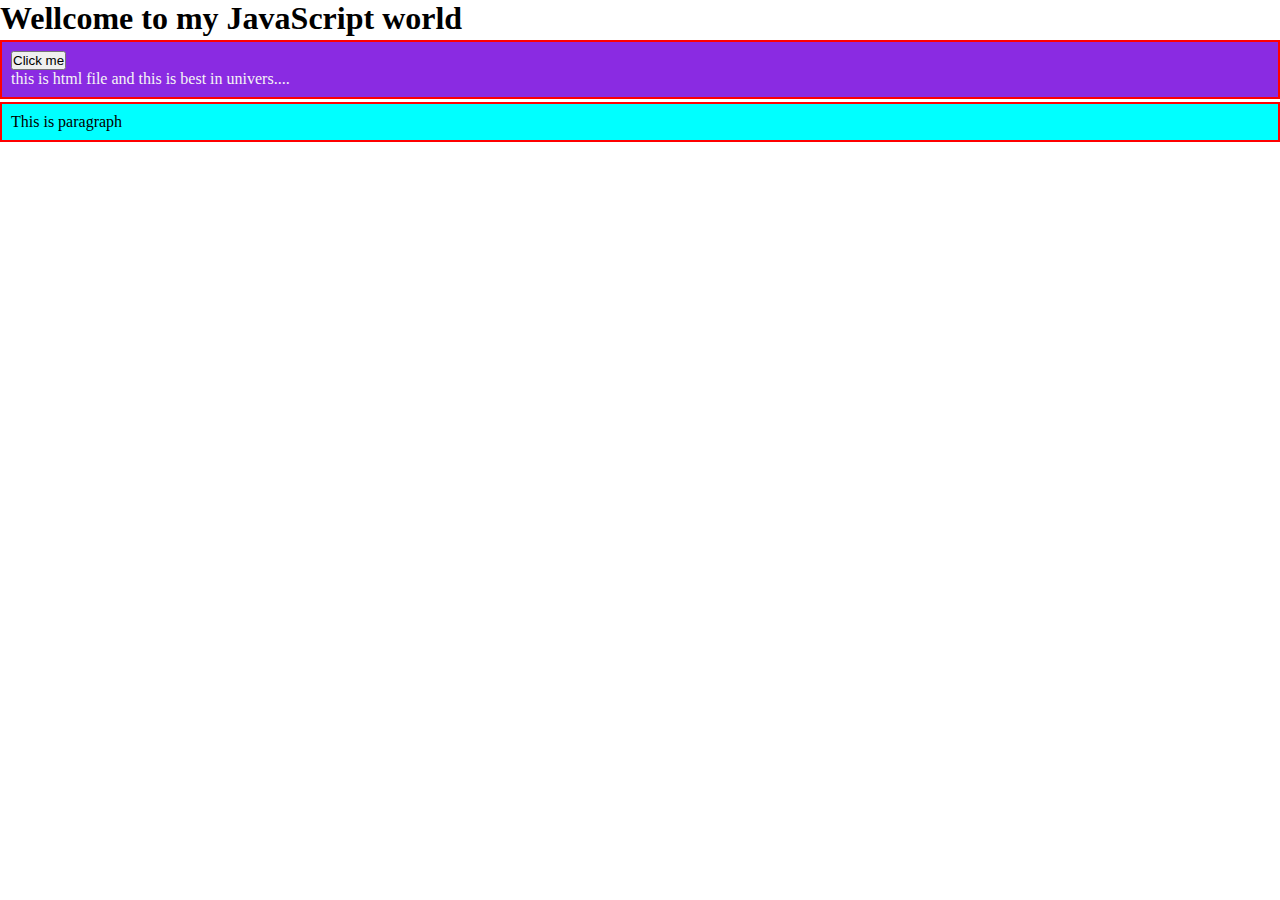
<file: index.html>
<!DOCTYPE html>
<html lang="en">
<head>
    <meta charset="UTF-8">
    <meta http-equiv="X-UA-Compatible" content="IE=edge">
    <meta name="viewport" content="width=device-width, initial-scale=1.0">
    <title>Document</title>
   
    
    <style>
        *{
            margin: 0;
            padding: 0;
        }
        .container{
            border: 2px red solid;
            margin: 3px 0;
            background-color: cyan;
            padding: 9px;
        }
        .bg-primary{
            background-color: blueviolet;
        }
        .text-success{
            color: whitesmoke;
        }
    </style>
</head>
<body>
    <h1>Wellcome to my JavaScript world</h1>
    <div id="firstcontainer" class="container">
        <button id="click" onclick="clicked()">Click me</button>
        <p>this is html file and this is best in univers....</p>
    </div>
    <div class="container">
        <p>This is paragraph</p>
    </div>
    <script src="index.js"></script>
</body>
</html>
</file>
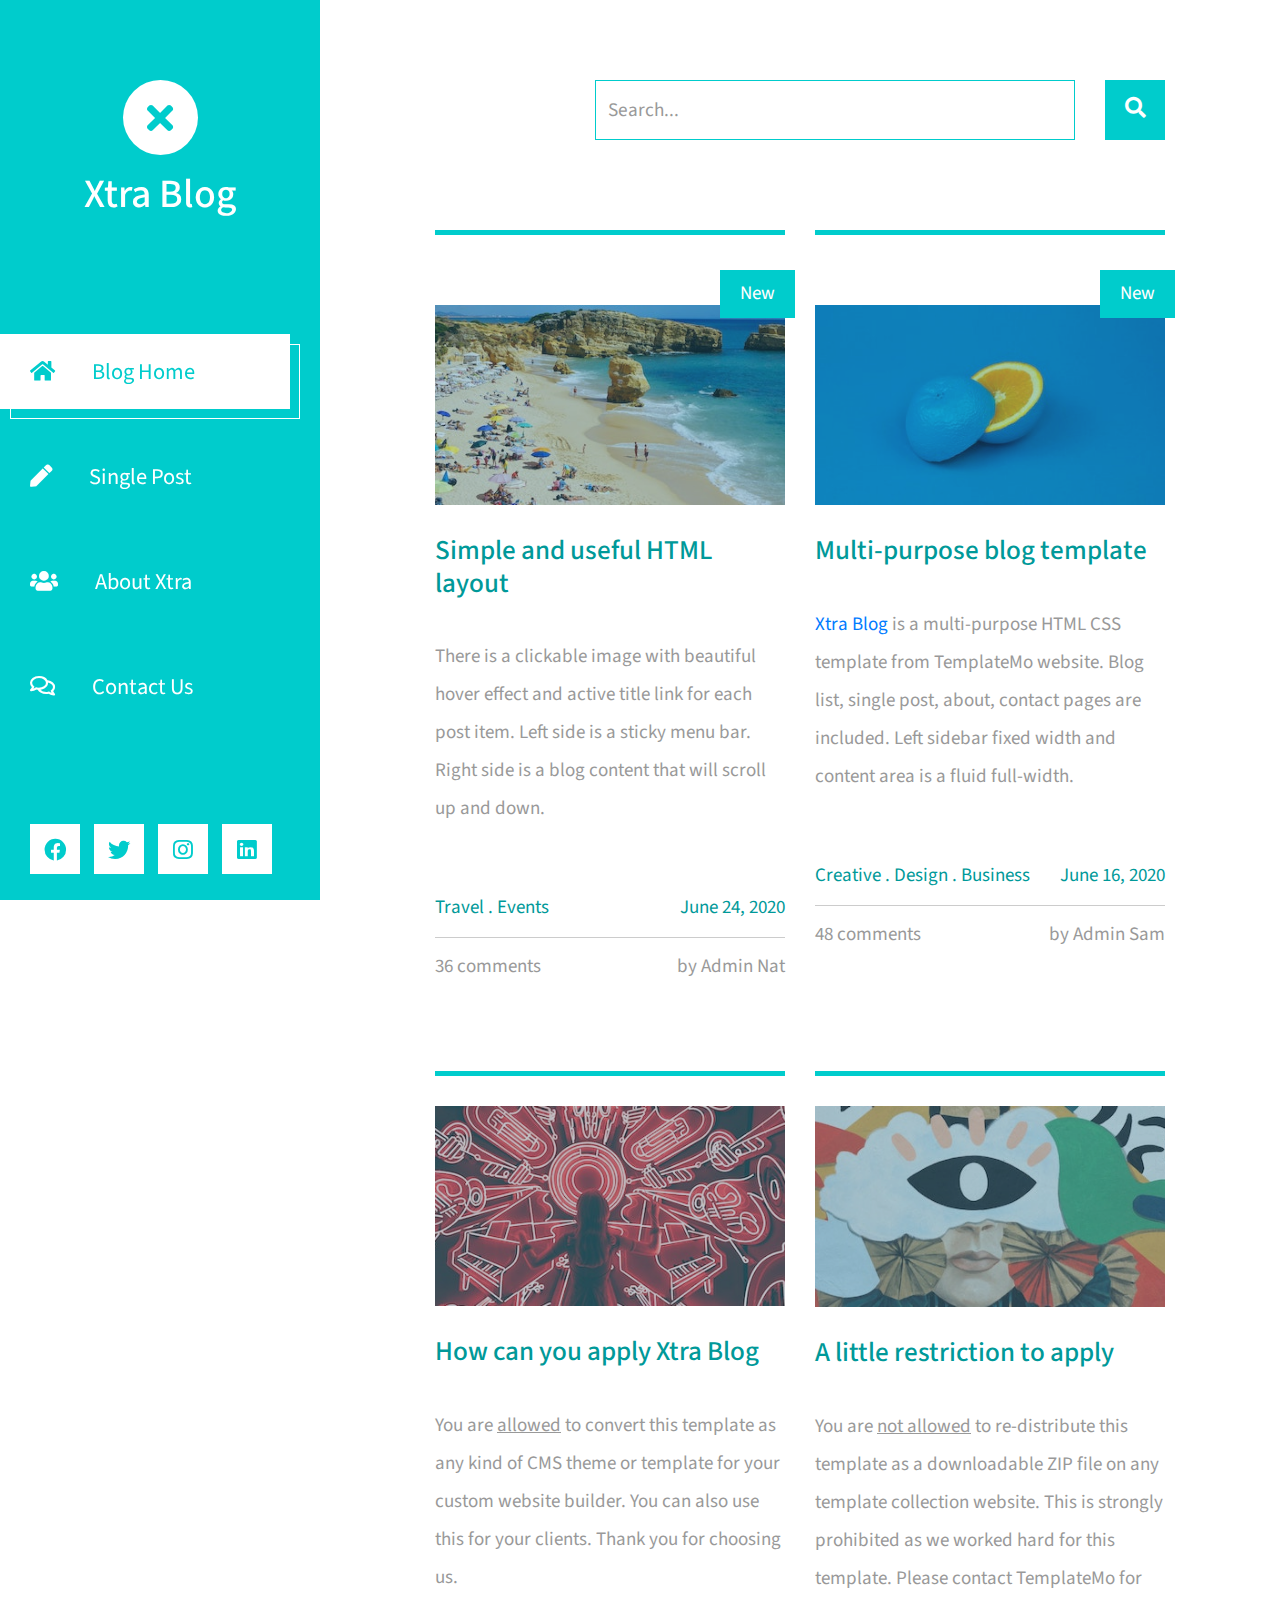
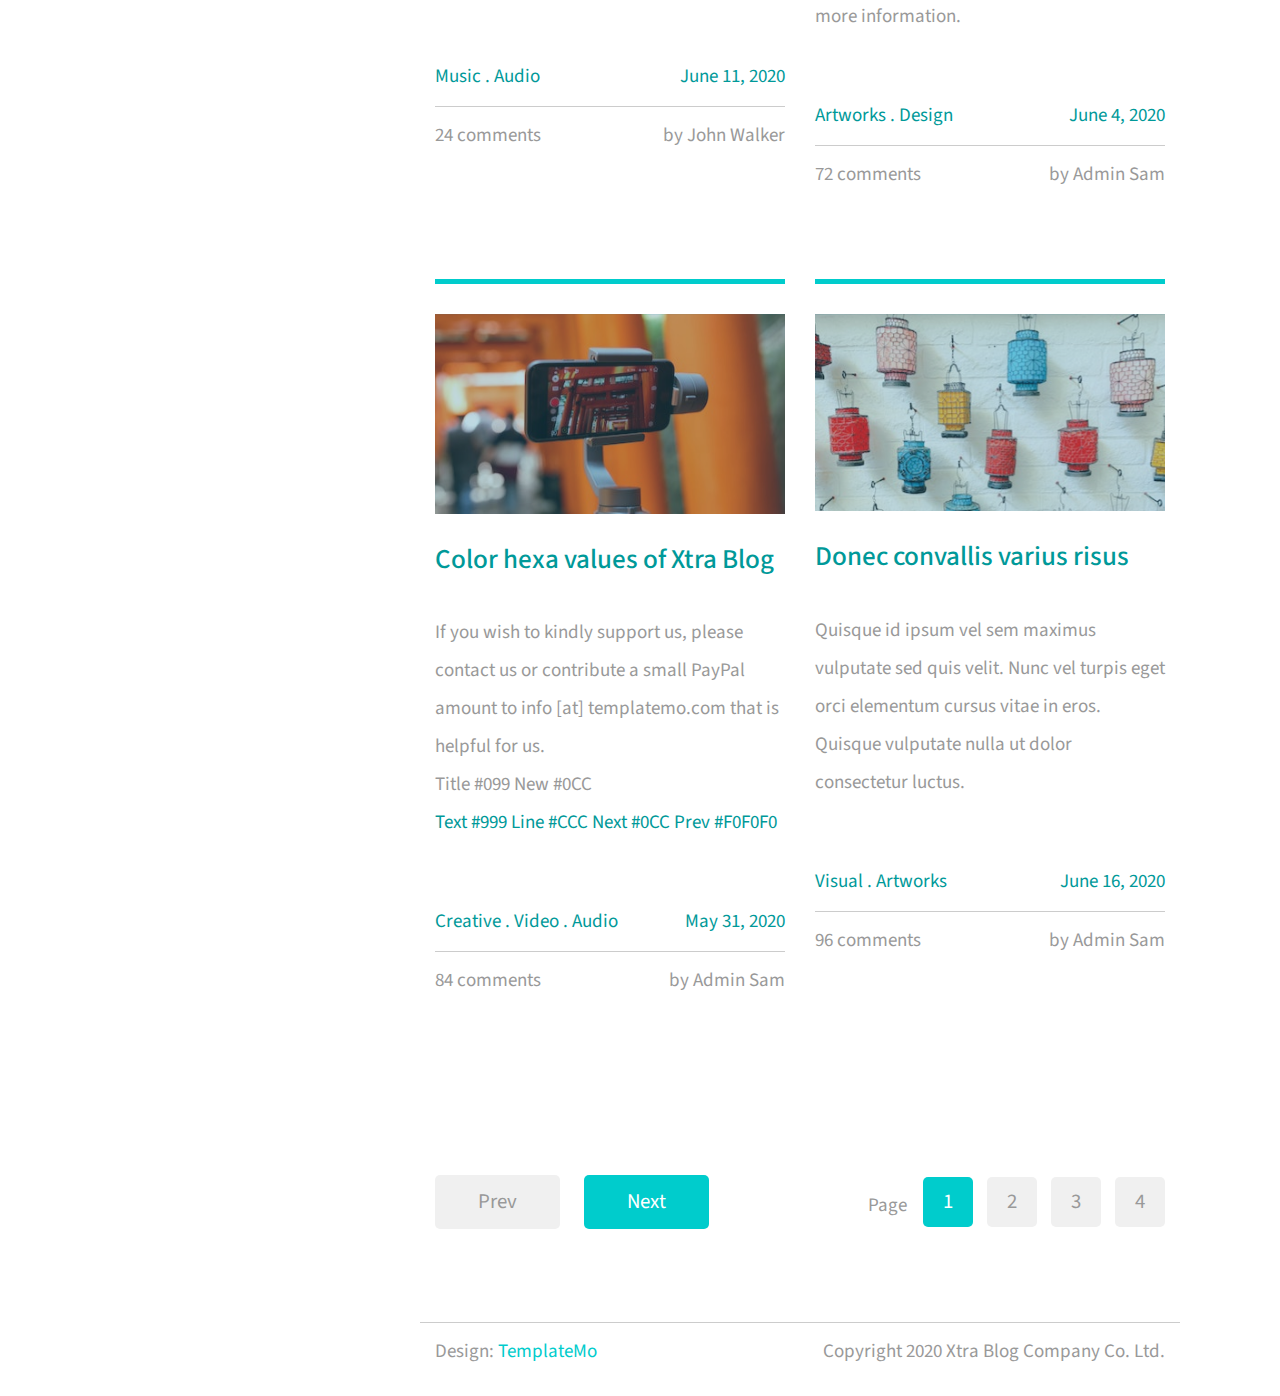
<file: exampleofblog/index.html>
<!DOCTYPE html>
<html lang="en">
<head>
	<meta charset="UTF-8">
	<meta name="viewport" content="width=device-width, initial-scale=1.0">
	<title>Xtra Blog</title>
	<link rel="stylesheet" href="fontawesome/css/all.min.css"> <!-- https://fontawesome.com/ -->
	<link href="https://fonts.googleapis.com/css2?family=Source+Sans+Pro&display=swap" rel="stylesheet"> <!-- https://fonts.google.com/ -->
    <link href="css/bootstrap.min.css" rel="stylesheet">
    <link href="css/templatemo-xtra-blog.css" rel="stylesheet">
<!--
    
TemplateMo 553 Xtra Blog

https://templatemo.com/tm-553-xtra-blog

-->
</head>
<body>
	<header class="tm-header" id="tm-header">
        <div class="tm-header-wrapper">
            <button class="navbar-toggler" type="button" aria-label="Toggle navigation">
                <i class="fas fa-bars"></i>
            </button>
            <div class="tm-site-header">
                <div class="mb-3 mx-auto tm-site-logo"><i class="fas fa-times fa-2x"></i></div>            
                <h1 class="text-center">Xtra Blog</h1>
            </div>
            <nav class="tm-nav" id="tm-nav">            
                <ul>
                    <li class="tm-nav-item active"><a href="index.html" class="tm-nav-link">
                        <i class="fas fa-home"></i>
                        Blog Home
                    </a></li>
                    <li class="tm-nav-item"><a href="post.html" class="tm-nav-link">
                        <i class="fas fa-pen"></i>
                        Single Post
                    </a></li>
                    <li class="tm-nav-item"><a href="about.html" class="tm-nav-link">
                        <i class="fas fa-users"></i>
                        About Xtra
                    </a></li>
                    <li class="tm-nav-item"><a href="contact.html" class="tm-nav-link">
                        <i class="far fa-comments"></i>
                        Contact Us
                    </a></li>
                </ul>
            </nav>
            <div class="tm-mb-65">
                <a rel="nofollow" href="https://fb.com/templatemo" class="tm-social-link">
                    <i class="fab fa-facebook tm-social-icon"></i>
                </a>
                <a href="https://twitter.com" class="tm-social-link">
                    <i class="fab fa-twitter tm-social-icon"></i>
                </a>
                <a href="https://instagram.com" class="tm-social-link">
                    <i class="fab fa-instagram tm-social-icon"></i>
                </a>
                <a href="https://linkedin.com" class="tm-social-link">
                    <i class="fab fa-linkedin tm-social-icon"></i>
                </a>
            </div>
            <p class="tm-mb-80 pr-5 text-white">
                Xtra Blog is a multi-purpose HTML template from TemplateMo website. Left side is a sticky menu bar. Right side content will scroll up and down.
            </p>
        </div>
    </header>
    <div class="container-fluid">
        <main class="tm-main">
            <!-- Search form -->
            <div class="row tm-row">
                <div class="col-12">
                    <form method="GET" class="form-inline tm-mb-80 tm-search-form">                
                        <input class="form-control tm-search-input" name="query" type="text" placeholder="Search..." aria-label="Search">
                        <button class="tm-search-button" type="submit">
                            <i class="fas fa-search tm-search-icon" aria-hidden="true"></i>
                        </button>                                
                    </form>
                </div>                
            </div>            
            <div class="row tm-row">
                <article class="col-12 col-md-6 tm-post">
                    <hr class="tm-hr-primary">
                    <a href="post.html" class="effect-lily tm-post-link tm-pt-60">
                        <div class="tm-post-link-inner">
                            <img src="img/img-01.jpg" alt="Image" class="img-fluid">                            
                        </div>
                        <span class="position-absolute tm-new-badge">New</span>
                        <h2 class="tm-pt-30 tm-color-primary tm-post-title">Simple and useful HTML layout</h2>
                    </a>                    
                    <p class="tm-pt-30">
                        There is a clickable image with beautiful hover effect and active title link for each post item. 
                        Left side is a sticky menu bar. Right side is a blog content that will scroll up and down.
                    </p>
                    <div class="d-flex justify-content-between tm-pt-45">
                        <span class="tm-color-primary">Travel . Events</span>
                        <span class="tm-color-primary">June 24, 2020</span>
                    </div>
                    <hr>
                    <div class="d-flex justify-content-between">
                        <span>36 comments</span>
                        <span>by Admin Nat</span>
                    </div>
                </article>
                <article class="col-12 col-md-6 tm-post">
                    <hr class="tm-hr-primary">
                    <a href="post.html" class="effect-lily tm-post-link tm-pt-60">
                        <div class=" tm-post-link-inner">
                            <img src="img/img-02.jpg" alt="Image" class="img-fluid">                            
                        </div>
                        <span class="position-absolute tm-new-badge">New</span>
                        <h2 class="tm-pt-30 tm-color-primary tm-post-title">Multi-purpose blog template</h2>
                    </a>                    
                    <p class="tm-pt-30">
                        <a rel="nofollow" href="https://templatemo.com/tm-553-xtra-blog" target="_blank">Xtra Blog</a>  is a multi-purpose HTML CSS template from TemplateMo website. 
                        Blog list, single post, about, contact pages are included. Left sidebar fixed width and content area is a fluid full-width.
                    </p>
                    <div class="d-flex justify-content-between tm-pt-45">
                        <span class="tm-color-primary">Creative . Design . Business</span>
                        <span class="tm-color-primary">June 16, 2020</span>
                    </div>
                    <hr>
                    <div class="d-flex justify-content-between">
                        <span>48 comments</span>
                        <span>by Admin Sam</span>
                    </div>
                </article>
                <article class="col-12 col-md-6 tm-post">
                    <hr class="tm-hr-primary">
                    <a href="post.html" class="effect-lily tm-post-link tm-pt-20">
                        <div class="tm-post-link-inner">
                            <img src="img/img-03.jpg" alt="Image" class="img-fluid">
                        </div>
                        <h2 class="tm-pt-30 tm-color-primary tm-post-title">How can you apply Xtra Blog</h2>
                    </a>                    
                    <p class="tm-pt-30">
                        You are <u>allowed</u> to convert this template as any kind of CMS theme or template for your custom website builder. 
                        You can also use this for your clients. Thank you for choosing us.
                    </p>
                    <div class="d-flex justify-content-between tm-pt-45">
                        <span class="tm-color-primary">Music . Audio</span>
                        <span class="tm-color-primary">June 11, 2020</span>
                    </div>
                    <hr>
                    <div class="d-flex justify-content-between">
                        <span>24 comments</span>
                        <span>by John Walker</span>
                    </div>
                </article>
                <article class="col-12 col-md-6 tm-post">
                    <hr class="tm-hr-primary">
                    <a href="post.html" class="effect-lily tm-post-link tm-pt-20">
                        <div class="tm-post-link-inner">
                            <img src="img/img-04.jpg" alt="Image" class="img-fluid">
                        </div>
                        <h2 class="tm-pt-30 tm-color-primary tm-post-title">A little restriction to apply</h2>
                    </a>                    
                    <p class="tm-pt-30">
                        You are <u>not allowed</u> to re-distribute this template as a downloadable ZIP file on any template collection
                        website. This is strongly prohibited as we worked hard for this template. Please contact TemplateMo for more information.
                    </p>
                    <div class="d-flex justify-content-between tm-pt-45">
                        <span class="tm-color-primary">Artworks . Design</span>
                        <span class="tm-color-primary">June 4, 2020</span>
                    </div>
                    <hr>
                    <div class="d-flex justify-content-between">
                        <span>72 comments</span>
                        <span>by Admin Sam</span>
                    </div>
                </article>
                <article class="col-12 col-md-6 tm-post">
                    <hr class="tm-hr-primary">
                    <a href="post.html" class="effect-lily tm-post-link tm-pt-20">
                        <div class="tm-post-link-inner">
                            <img src="img/img-05.jpg" alt="Image" class="img-fluid">
                        </div>
                        <h2 class="tm-pt-30 tm-color-primary tm-post-title">Color hexa values of Xtra Blog</h2>
                    </a>                    
                    <p class="tm-pt-30">
                        If you wish to kindly support us, please contact us or contribute a small PayPal amount to info [at] templatemo.com that is helpful for us.
                        <br>
                        Title #099 New #0CC <br>
                        <span class="tm-color-primary">Text #999 Line #CCC Next #0CC Prev #F0F0F0</span>
                    </p>
                    <div class="d-flex justify-content-between tm-pt-45">
                        <span class="tm-color-primary">Creative . Video . Audio</span>
                        <span class="tm-color-primary">May 31, 2020</span>
                    </div>
                    <hr>
                    <div class="d-flex justify-content-between">
                        <span>84 comments</span>
                        <span>by Admin Sam</span>
                    </div>
                </article>
                <article class="col-12 col-md-6 tm-post">
                    <hr class="tm-hr-primary">
                    <a href="post.html" class="effect-lily tm-post-link tm-pt-20">
                        <div class="tm-post-link-inner">
                            <img src="img/img-06.jpg" alt="Image" class="img-fluid">
                        </div>
                        <h2 class="tm-pt-30 tm-color-primary tm-post-title">Donec convallis varius risus</h2>
                    </a>                    
                    <p class="tm-pt-30">
                        Quisque id ipsum vel sem maximus vulputate sed quis velit. Nunc vel turpis eget orci elementum cursus vitae in eros. Quisque vulputate nulla ut dolor consectetur luctus.
                    </p>
                    <div class="d-flex justify-content-between tm-pt-45">
                        <span class="tm-color-primary">Visual . Artworks</span>
                        <span class="tm-color-primary">June 16, 2020</span>
                    </div>
                    <hr>
                    <div class="d-flex justify-content-between">
                        <span>96 comments</span>
                        <span>by Admin Sam</span>
                    </div>
                </article>
            </div>
            <div class="row tm-row tm-mt-100 tm-mb-75">
                <div class="tm-prev-next-wrapper">
                    <a href="#" class="mb-2 tm-btn tm-btn-primary tm-prev-next disabled tm-mr-20">Prev</a>
                    <a href="#" class="mb-2 tm-btn tm-btn-primary tm-prev-next">Next</a>
                </div>
                <div class="tm-paging-wrapper">
                    <span class="d-inline-block mr-3">Page</span>
                    <nav class="tm-paging-nav d-inline-block">
                        <ul>
                            <li class="tm-paging-item active">
                                <a href="#" class="mb-2 tm-btn tm-paging-link">1</a>
                            </li>
                            <li class="tm-paging-item">
                                <a href="#" class="mb-2 tm-btn tm-paging-link">2</a>
                            </li>
                            <li class="tm-paging-item">
                                <a href="#" class="mb-2 tm-btn tm-paging-link">3</a>
                            </li>
                            <li class="tm-paging-item">
                                <a href="#" class="mb-2 tm-btn tm-paging-link">4</a>
                            </li>
                        </ul>
                    </nav>
                </div>                
            </div>            
            <footer class="row tm-row">
                <hr class="col-12">
                <div class="col-md-6 col-12 tm-color-gray">
                    Design: <a rel="nofollow" target="_parent" href="https://templatemo.com" class="tm-external-link">TemplateMo</a>
                </div>
                <div class="col-md-6 col-12 tm-color-gray tm-copyright">
                    Copyright 2020 Xtra Blog Company Co. Ltd.
                </div>
            </footer>
        </main>
    </div>
    <script src="js/jquery.min.js"></script>
    <script src="js/templatemo-script.js"></script>
</body>
</html>
</file>
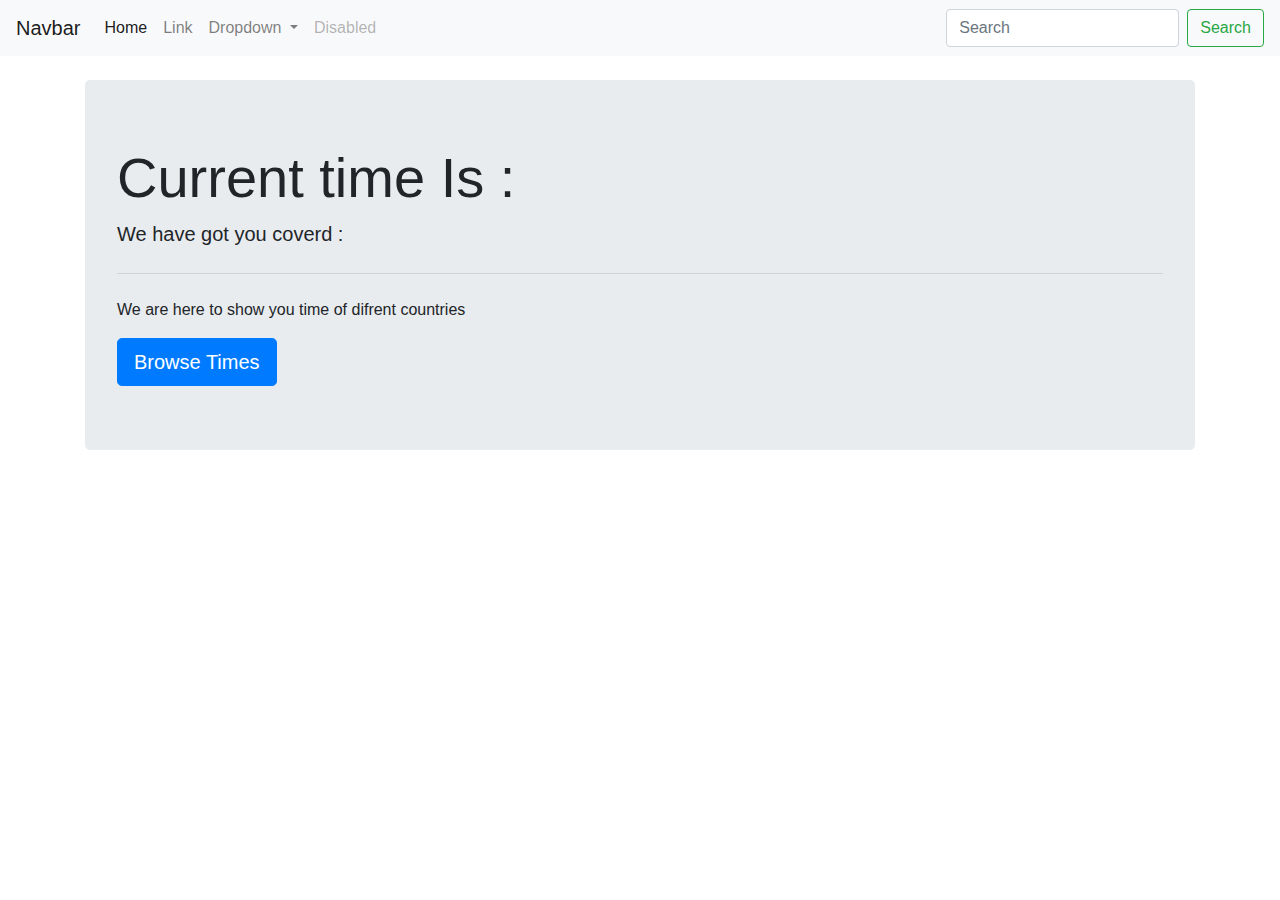
<file: project1.html>
<!doctype html>
<html lang="en">
  <head>
    <!-- Required meta tags -->
    <meta charset="utf-8">
    <meta name="viewport" content="width=device-width, initial-scale=1, shrink-to-fit=no">

    <!-- Bootstrap CSS -->
    <link rel="stylesheet" href="https://cdn.jsdelivr.net/npm/bootstrap@4.3.1/dist/css/bootstrap.min.css" integrity="sha384-ggOyR0iXCbMQv3Xipma34MD+dH/1fQ784/j6cY/iJTQUOhcWr7x9JvoRxT2MZw1T" crossorigin="anonymous">

    <title>Hello, world!</title>
    <script>
        let a;
        let date;
        let time;
        const options = {weekday : "long",year:"numeric",month:"long",day:"numeric"};
        setInterval(() => {
        a = new Date();
         date = a.toLocaleDateString(undefined,options);
         time = a.getHours()+" : "+a.getMinutes()+" : "+a.getSeconds();
        document.getElementById('time').innerHTML = time+ " <br>On " +date;
    }, 1000);
    </script>
  </head>
  <body>
    <nav class="navbar navbar-expand-lg navbar-light bg-light">
        <a class="navbar-brand" href="#">Navbar</a>
        <button class="navbar-toggler" type="button" data-toggle="collapse" data-target="#navbarSupportedContent" aria-controls="navbarSupportedContent" aria-expanded="false" aria-label="Toggle navigation">
          <span class="navbar-toggler-icon"></span>
        </button>
      
        <div class="collapse navbar-collapse" id="navbarSupportedContent">
          <ul class="navbar-nav mr-auto">
            <li class="nav-item active">
              <a class="nav-link" href="#">Home <span class="sr-only">(current)</span></a>
            </li>
            <li class="nav-item">
              <a class="nav-link" href="#">Link</a>
            </li>
            <li class="nav-item dropdown">
              <a class="nav-link dropdown-toggle" href="#" id="navbarDropdown" role="button" data-toggle="dropdown" aria-haspopup="true" aria-expanded="false">
                Dropdown
              </a>
              <div class="dropdown-menu" aria-labelledby="navbarDropdown">
                <a class="dropdown-item" href="#">Action</a>
                <a class="dropdown-item" href="#">Another action</a>
                <div class="dropdown-divider"></div>
                <a class="dropdown-item" href="#">Something else here</a>
              </div>
            </li>
            <li class="nav-item">
              <a class="nav-link disabled" href="#" tabindex="-1" aria-disabled="true">Disabled</a>
            </li>
          </ul>
          <form class="form-inline my-2 my-lg-0">
            <input class="form-control mr-sm-2" type="search" placeholder="Search" aria-label="Search">
            <button class="btn btn-outline-success my-2 my-sm-0" type="submit">Search</button>
          </form>
        </div>
      </nav>



      <div class="container my-4">
        <div class="jumbotron">
            <h1 class="display-4">Current time Is : <span id="time"></span></h1>
            <p class="lead">We have got you coverd :</p>
            <hr class="my-4">
            <p>We are here to show you time of difrent countries</p>
            <a class="btn btn-primary btn-lg" href="#" role="button">Browse Times</a>
          </div>
      </div>

    <!-- Optional JavaScript -->
    <!-- jQuery first, then Popper.js, then Bootstrap JS -->
    <script src="https://code.jquery.com/jquery-3.3.1.slim.min.js" integrity="sha384-q8i/X+965DzO0rT7abK41JStQIAqVgRVzpbzo5smXKp4YfRvH+8abtTE1Pi6jizo" crossorigin="anonymous"></script>
    <script src="https://cdn.jsdelivr.net/npm/popper.js@1.14.7/dist/umd/popper.min.js" integrity="sha384-UO2eT0CpHqdSJQ6hJty5KVphtPhzWj9WO1clHTMGa3JDZwrnQq4sF86dIHNDz0W1" crossorigin="anonymous"></script>
    <script src="https://cdn.jsdelivr.net/npm/bootstrap@4.3.1/dist/js/bootstrap.min.js" integrity="sha384-JjSmVgyd0p3pXB1rRibZUAYoIIy6OrQ6VrjIEaFf/nJGzIxFDsf4x0xIM+B07jRM" crossorigin="anonymous"></script>
  </body>
</html>
</file>
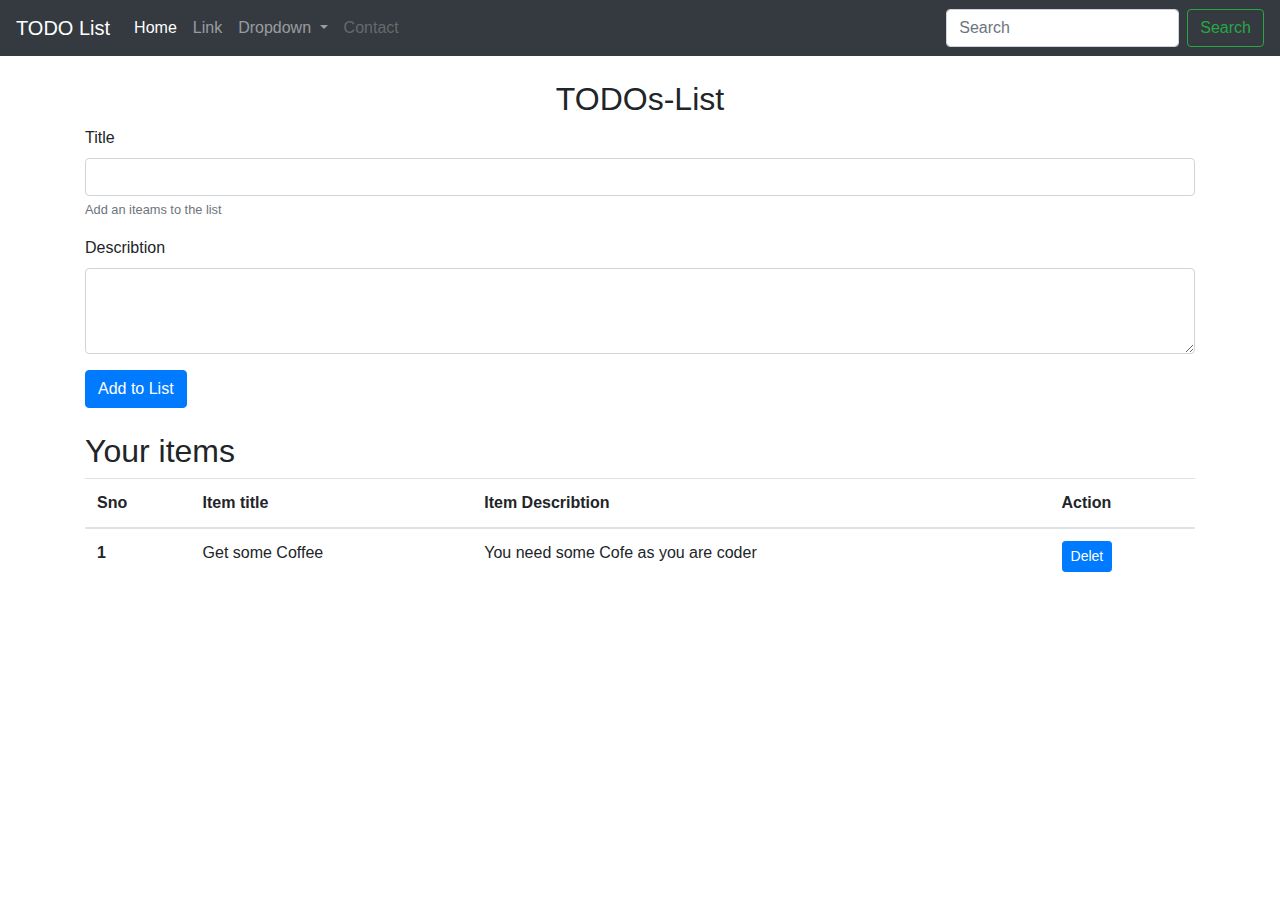
<file: project2.html>
<!doctype html>
<html lang="en">

<head>
    <!-- Required meta tags -->
    <meta charset="utf-8">
    <meta name="viewport" content="width=device-width, initial-scale=1, shrink-to-fit=no">

    <!-- Bootstrap CSS -->
    <link rel="stylesheet" href="https://cdn.jsdelivr.net/npm/bootstrap@4.3.1/dist/css/bootstrap.min.css"
        integrity="sha384-ggOyR0iXCbMQv3Xipma34MD+dH/1fQ784/j6cY/iJTQUOhcWr7x9JvoRxT2MZw1T" crossorigin="anonymous">

    <title>TODO List</title>
</head>

<body>
    <!-- <h1>Hello, world!</h1> -->
    <nav class="navbar navbar-expand-lg navbar-dark bg-dark">
        <a class="navbar-brand" href="#">TODO List</a>
        <button class="navbar-toggler" type="button" data-toggle="collapse" data-target="#navbarSupportedContent"
            aria-controls="navbarSupportedContent" aria-expanded="false" aria-label="Toggle navigation">
            <span class="navbar-toggler-icon"></span>
        </button>

        <div class="collapse navbar-collapse" id="navbarSupportedContent">
            <ul class="navbar-nav mr-auto">
                <li class="nav-item active">
                    <a class="nav-link" href="#">Home <span class="sr-only">(current)</span></a>
                </li>
                <li class="nav-item">
                    <a class="nav-link" href="#">Link</a>
                </li>
                <li class="nav-item dropdown">
                    <a class="nav-link dropdown-toggle" href="#" id="navbarDropdown" role="button"
                        data-toggle="dropdown" aria-haspopup="true" aria-expanded="false">
                        Dropdown
                    </a>
                    <div class="dropdown-menu" aria-labelledby="navbarDropdown">
                        <a class="dropdown-item" href="#">Action</a>
                        <a class="dropdown-item" href="#">Another action</a>
                        <div class="dropdown-divider"></div>
                        <a class="dropdown-item" href="#">Something else here</a>
                    </div>
                </li>
                <li class="nav-item">
                    <a class="nav-link disabled" href="#" tabindex="-1" aria-disabled="true">Contact</a>
                </li>
            </ul>
            <form class="form-inline my-2 my-lg-0">
                <input class="form-control mr-sm-2" type="search" placeholder="Search" aria-label="Search">
                <button class="btn btn-outline-success my-2 my-sm-0" type="submit">Search</button>
            </form>
        </div>
    </nav>
    <div class="container my-4">
        <h2 class="text-center">TODOs-List</h2>
        
            <div class="form-group">
                <label for="exampleInputEmail1">Title</label>
                <input type="text" class="form-control" id="title" aria-describedby="emailHelp">
                <small id="emailHelp" class="form-text text-muted">Add an iteams to the list</small>
            </div>

            <div class="form-group">
                <label for="describtion">Describtion</label>
                <textarea class="form-control" id="describtion" rows="3"></textarea>
            </div>
            <button type="submit" id="add" class="btn btn-primary">Add to List</button>
        
        <div id="items" class="my-4">
            <h2>Your items</h2>
            <table class="table">
                <thead>
                  <tr>
                    <th scope="col">Sno</th>
                    <th scope="col">Item title</th>
                    <th scope="col">Item Describtion</th>
                    <th scope="col">Action</th>
                  </tr>
                </thead>
                <tbody id="tablebody">
                  <tr>
                    <th scope="row">1</th>
                    <td>Get some Coffee</td>
                    <td>You need some Cofe as you are coder</td>
                    <td><button class="btn btn-sm btn-primary">Delet</button></td>
                  </tr>
                 
                </tbody>
              </table>
        </div>


    </div>
    <!-- Optional JavaScript -->
    <!-- jQuery first, then Popper.js, then Bootstrap JS -->
    <script src="https://code.jquery.com/jquery-3.3.1.slim.min.js"
        integrity="sha384-q8i/X+965DzO0rT7abK41JStQIAqVgRVzpbzo5smXKp4YfRvH+8abtTE1Pi6jizo"
        crossorigin="anonymous"></script>
    <script src="https://cdn.jsdelivr.net/npm/popper.js@1.14.7/dist/umd/popper.min.js"
        integrity="sha384-UO2eT0CpHqdSJQ6hJty5KVphtPhzWj9WO1clHTMGa3JDZwrnQq4sF86dIHNDz0W1"
        crossorigin="anonymous"></script>
    <script src="https://cdn.jsdelivr.net/npm/bootstrap@4.3.1/dist/js/bootstrap.min.js"
        integrity="sha384-JjSmVgyd0p3pXB1rRibZUAYoIIy6OrQ6VrjIEaFf/nJGzIxFDsf4x0xIM+B07jRM"
        crossorigin="anonymous"></script>
    <script>
       add=document.getElementById("add");
            
        add.addEventListener("click",()=>{
            console.log("Updating-List");
            tit = document.getElementById("title").value;
            desc = document.getElementById('describtion').value;
           if(localStorage.getItem('itemJson')==null)
            {
                console.log("Updating-List");
                iteamJsonArray = [];
                iteamJsonArray.push([tit,desc]);
                localStorage.setItem('itemsJson',JSON.stringify(iteamJsonArray));
            }
            else
            {
                iteamJsonArrayStr = localStorage.setItem('itemsJson');
                iteamJsonArray   = JSON.parse(iteamJsonArrayStr);
                iteamJsonArray.push([tit,desc]);
                localStorage.setItem('itemsJson',JSON.stringify(iteamJsonArray));
            }
             //populet the table
             let tablebody = document.getElementById("tablebody");
             let str = "";
             iteamJsonArray.forEach((element,index) => {
                str += `
                <tr>
                    <th scope="row">${index+1}</th>
                    <td>${element[0]}</td>
                    <td>${element[1]}</td>
                    <td><button class="btn btn-sm btn-primary">Delet</button></td>
                </tr>`;
             });
             tablebody.innerHTML=str;
        });
       

    </script>
</body>

</html>
</file>
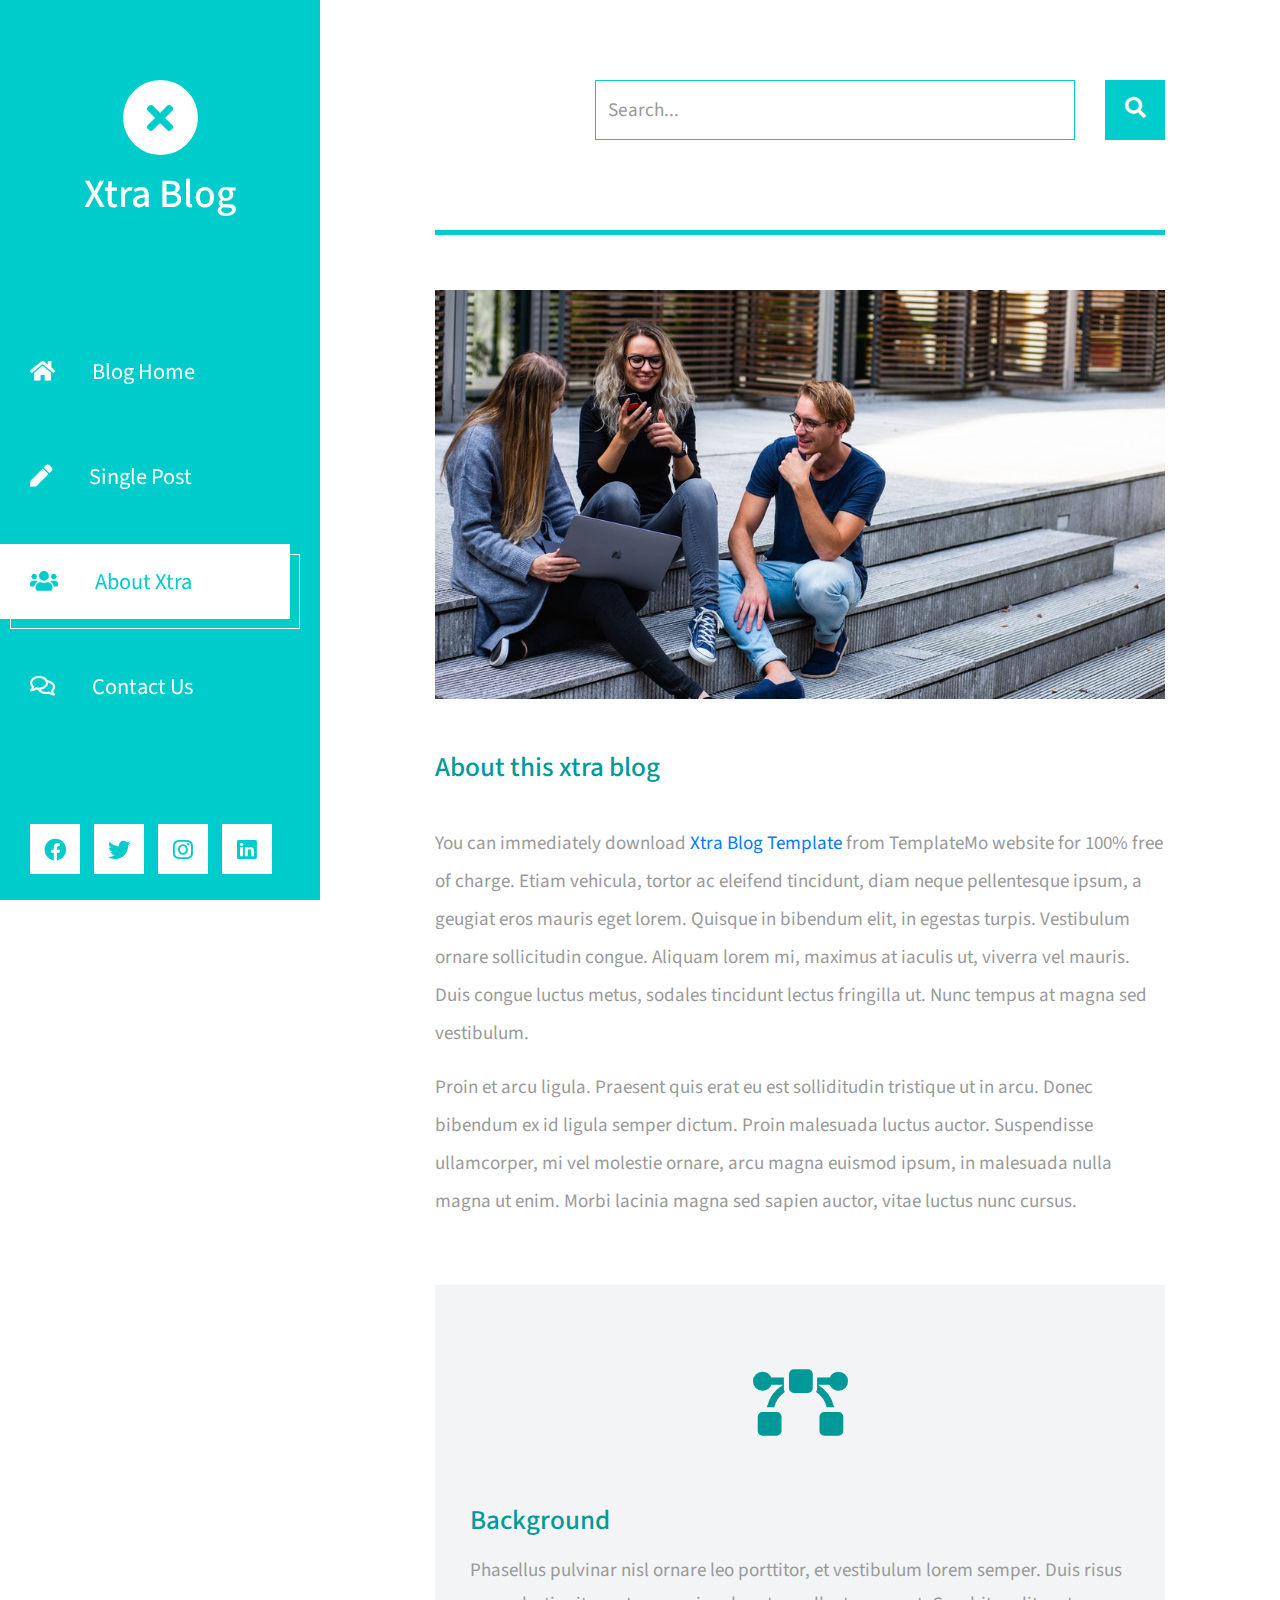
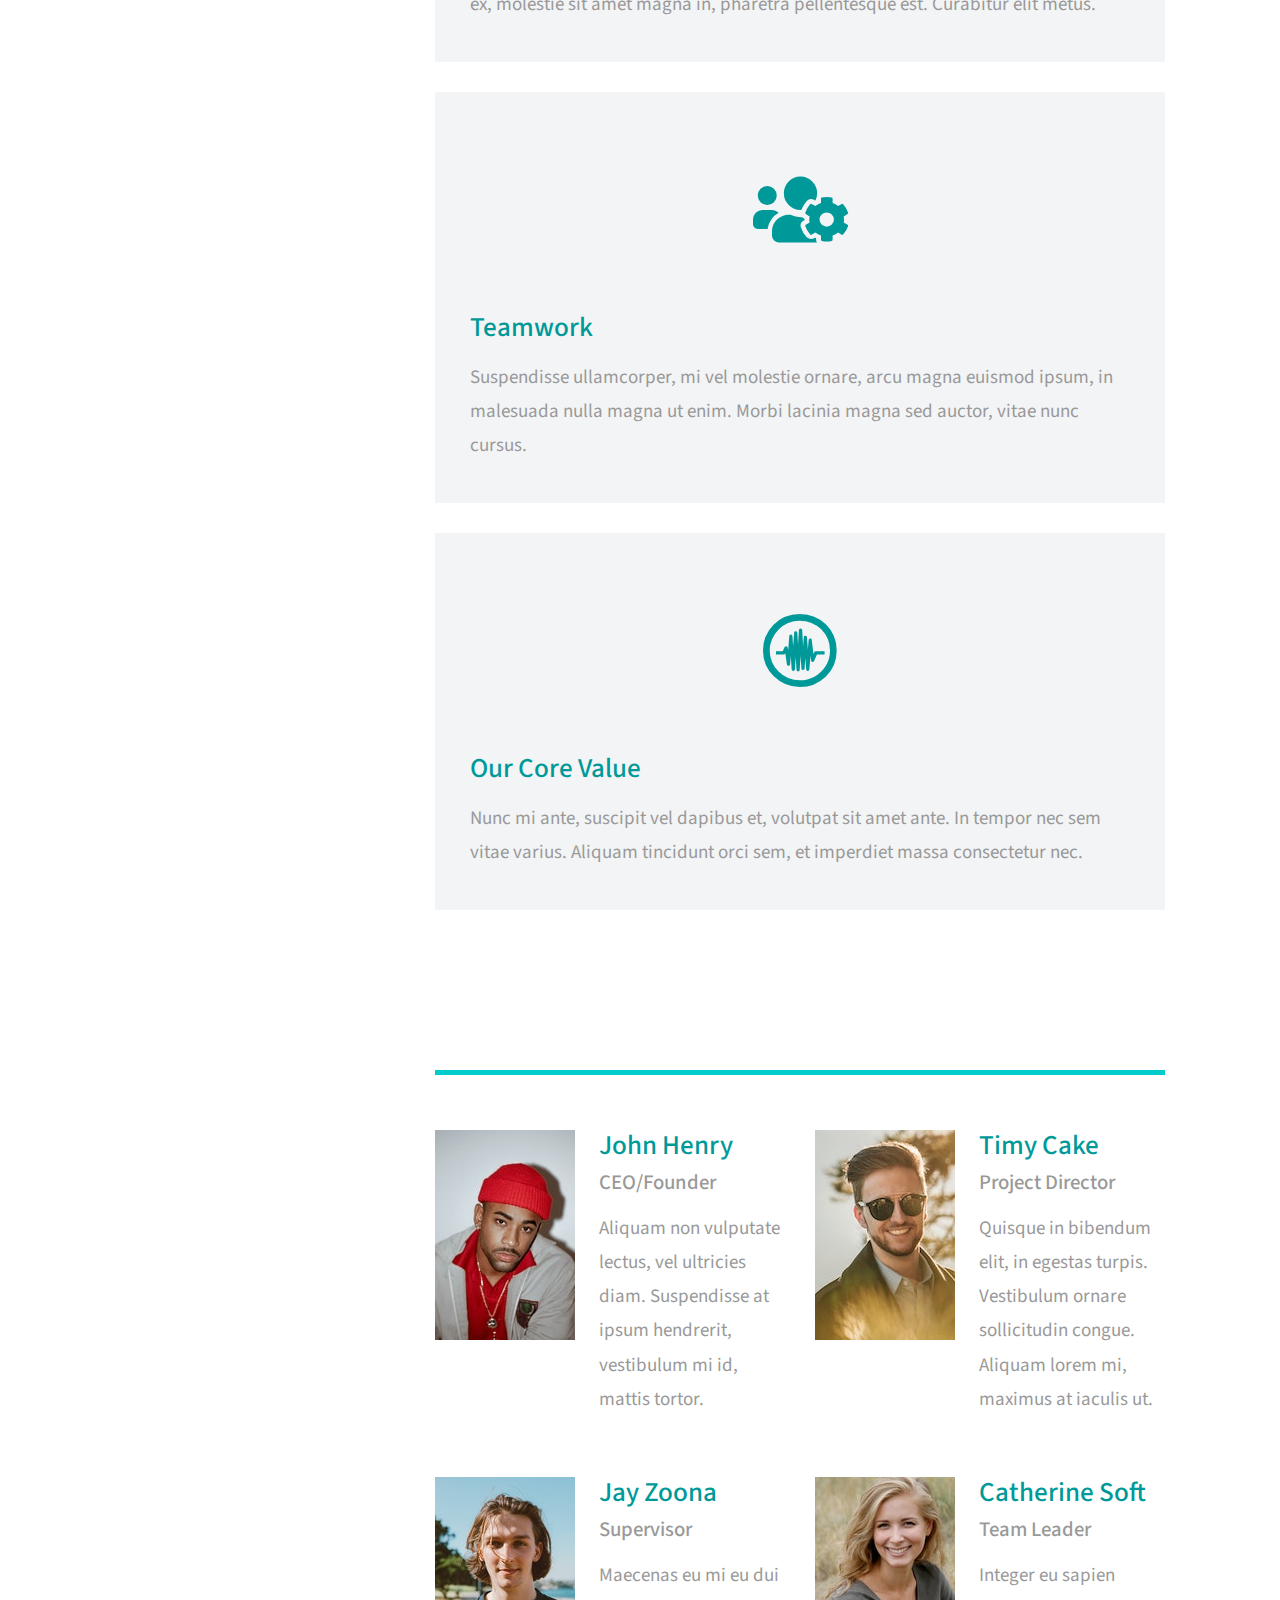
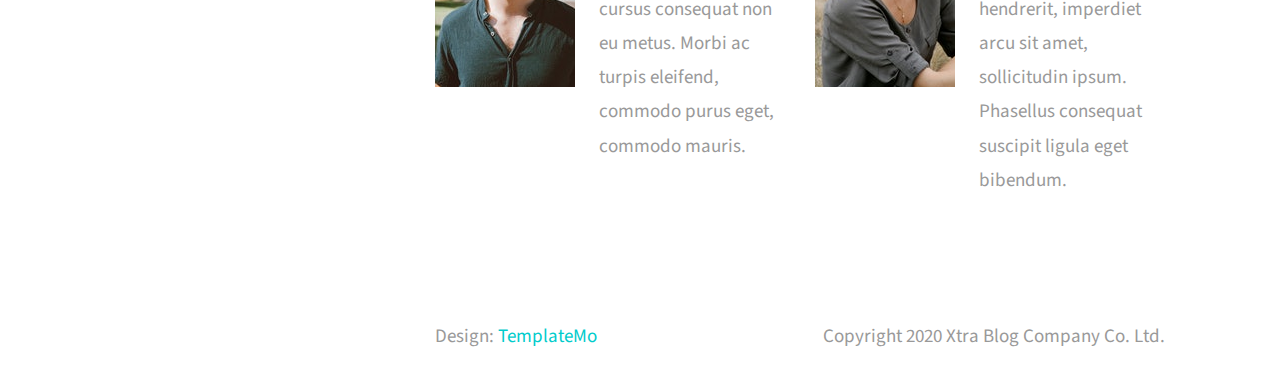
<file: exampleofblog/about.html>
<!DOCTYPE html>
<html lang="en">
<head>
	<meta charset="UTF-8">
	<meta name="viewport" content="width=device-width, initial-scale=1.0">
	<title>Xtra Blog</title>
	<link rel="stylesheet" href="fontawesome/css/all.min.css"> <!-- https://fontawesome.com/ -->
	<link href="https://fonts.googleapis.com/css2?family=Source+Sans+Pro&display=swap" rel="stylesheet"> <!-- https://fonts.google.com/ -->
    <link href="css/bootstrap.min.css" rel="stylesheet">
    <link href="css/templatemo-xtra-blog.css" rel="stylesheet">
<!--
    
TemplateMo 553 Xtra Blog

https://templatemo.com/tm-553-xtra-blog

-->
</head>
<body>
	<header class="tm-header" id="tm-header">
        <div class="tm-header-wrapper">
            <button class="navbar-toggler" type="button" aria-label="Toggle navigation">
                <i class="fas fa-bars"></i>
            </button>
            <div class="tm-site-header">
                <div class="mb-3 mx-auto tm-site-logo"><i class="fas fa-times fa-2x"></i></div>            
                <h1 class="text-center">Xtra Blog</h1>
            </div>
            <nav class="tm-nav" id="tm-nav">            
                <ul>
                    <li class="tm-nav-item"><a href="index.html" class="tm-nav-link">
                        <i class="fas fa-home"></i>
                        Blog Home
                    </a></li>
                    <li class="tm-nav-item"><a href="post.html" class="tm-nav-link">
                        <i class="fas fa-pen"></i>
                        Single Post
                    </a></li>
                    <li class="tm-nav-item active"><a href="about.html" class="tm-nav-link">
                        <i class="fas fa-users"></i>
                        About Xtra
                    </a></li>
                    <li class="tm-nav-item"><a href="contact.html" class="tm-nav-link">
                        <i class="far fa-comments"></i>
                        Contact Us
                    </a></li>
                </ul>
            </nav>
            <div class="tm-mb-65">
                <a href="https://facebook.com" class="tm-social-link">
                    <i class="fab fa-facebook tm-social-icon"></i>
                </a>
                <a href="https://twitter.com" class="tm-social-link">
                    <i class="fab fa-twitter tm-social-icon"></i>
                </a>
                <a href="https://instagram.com" class="tm-social-link">
                    <i class="fab fa-instagram tm-social-icon"></i>
                </a>
                <a href="https://linkedin.com" class="tm-social-link">
                    <i class="fab fa-linkedin tm-social-icon"></i>
                </a>
            </div>
            <p class="tm-mb-80 pr-5 text-white">
                Xtra Blog is a multi-purpose HTML template from TemplateMo website. Left side is a sticky menu bar. Right side content will scroll up and down.
            </p>
        </div>
    </header>
    <div class="container-fluid">
        <main class="tm-main">
            <!-- Search form -->
            <div class="row tm-row">
                <div class="col-12">
                    <form method="GET" class="form-inline tm-mb-80 tm-search-form">                
                        <input class="form-control tm-search-input" name="query" type="text" placeholder="Search..." aria-label="Search">
                        <button class="tm-search-button" type="submit">
                            <i class="fas fa-search tm-search-icon" aria-hidden="true"></i>
                        </button>                                
                    </form>
                </div>                
            </div>            
            <div class="row tm-row tm-mb-45">
                <div class="col-12">
                    <hr class="tm-hr-primary tm-mb-55">
                    <img src="img/about-01.jpg" alt="Image" class="img-fluid">
                </div>
            </div>
            <div class="row tm-row tm-mb-40">
                <div class="col-12">                    
                    <div class="mb-4">
                        <h2 class="pt-2 tm-mb-40 tm-color-primary tm-post-title">About this xtra blog</h2>
                        <p>
                            You can immediately download 
                                <a rel="nofollow" href="https://templatemo.com/tm-553-xtra-blog" target="_blank">Xtra Blog Template</a> 
                                from TemplateMo website for 100% free of charge. Etiam vehicula, tortor ac eleifend tincidunt, diam neque pellentesque ipsum, 
                                a geugiat eros mauris eget lorem. Quisque in
                            bibendum elit, in egestas turpis. Vestibulum ornare sollicitudin congue. Aliquam lorem mi, maximus at iaculis ut, viverra vel
                            mauris. Duis congue luctus metus, sodales tincidunt lectus fringilla ut. Nunc tempus at magna sed vestibulum.
                        </p>
                        <p>
                            Proin et arcu ligula. Praesent quis erat eu est solliditudin tristique ut in arcu. Donec bibendum ex id ligula semper dictum.
                            Proin malesuada luctus auctor. Suspendisse ullamcorper, mi vel molestie ornare, arcu magna euismod ipsum, in
                            malesuada nulla magna ut enim. Morbi lacinia magna sed sapien auctor, vitae luctus nunc cursus.
                        </p>                            
                    </div>                    
                </div>
            </div>
            <div class="row tm-row tm-mb-120">
                <div class="col-lg-4 tm-about-col">
                    <div class="tm-bg-gray tm-about-pad">
                        <div class="text-center tm-mt-40 tm-mb-60">
                            <i class="fas fa-bezier-curve fa-4x tm-color-primary"></i>                            
                        </div>                        
                        <h2 class="mb-3 tm-color-primary tm-post-title">Background</h2>
                        <p class="mb-0 tm-line-height-short">
                            Phasellus pulvinar nisl ornare leo porttitor, et vestibulum lorem semper. 
                            Duis risus ex, molestie sit amet magna in,
                            pharetra pellentesque est. Curabitur elit metus.
                        </p>
                    </div>
                </div>
                <div class="col-lg-4 tm-about-col">
                    <div class="tm-bg-gray tm-about-pad">
                        <div class="text-center tm-mt-40 tm-mb-60">
                            <i class="fas fa-users-cog fa-4x tm-color-primary"></i>                            
                        </div>                        
                        <h2 class="mb-3 tm-color-primary tm-post-title">Teamwork</h2>
                        <p class="mb-0 tm-line-height-short">
                            Suspendisse ullamcorper, mi vel molestie ornare, arcu magna euismod ipsum, in malesuada nulla magna ut enim. 
                            Morbi lacinia magna sed auctor, vitae nunc cursus.
                        </p>
                    </div>
                </div>
                <div class="col-lg-4 tm-about-col">
                    <div class="tm-bg-gray tm-about-pad">
                        <div class="text-center tm-mt-40 tm-mb-60">
                            <i class="fab fa-creative-commons-sampling fa-4x tm-color-primary"></i>                            
                        </div>                        
                        <h2 class="mb-3 tm-color-primary tm-post-title">Our Core Value</h2>
                        <p class="mb-0 tm-line-height-short">
                            Nunc mi ante, suscipit vel dapibus et, volutpat sit amet ante. In tempor nec sem vitae varius. Aliquam tincidunt orci sem, et imperdiet massa consectetur nec.
                        </p>
                    </div>
                </div>
            </div>            
            <div class="row tm-row tm-mb-60">
                <div class="col-12">
                    <hr class="tm-hr-primary  tm-mb-55">
                </div>                
                <div class="col-lg-6 tm-mb-60 tm-person-col">
                    <div class="media tm-person">
                        <img src="img/about-02.jpg" alt="Image" class="img-fluid mr-4">
                        <div class="media-body">
                            <h2 class="tm-color-primary tm-post-title mb-2">John Henry</h2>
                            <h3 class="tm-h3 mb-3">CEO/Founder</h3>
                            <p class="mb-0 tm-line-height-short">
                                Aliquam non vulputate lectus, vel ultricies diam. Suspendisse at ipsum
                                hendrerit, vestibulum mi id, mattis tortor.
                            </p>
                        </div>
                    </div>
                </div>
                <div class="col-lg-6 tm-mb-60 tm-person-col">
                    <div class="media tm-person">
                        <img src="img/about-03.jpg" alt="Image" class="img-fluid mr-4">
                        <div class="media-body">
                            <h2 class="tm-color-primary tm-post-title mb-2">Timy Cake</h2>
                            <h3 class="tm-h3 mb-3">Project Director</h3>
                            <p class="mb-0 tm-line-height-short">
                                Quisque in bibendum elit, in egestas turpis. Vestibulum ornare sollicitudin congue. 
                                Aliquam lorem mi, maximus at iaculis ut.
                            </p>
                        </div>
                    </div>
                </div>
                <div class="col-lg-6 tm-mb-60 tm-person-col">
                    <div class="media tm-person">
                        <img src="img/about-04.jpg" alt="Image" class="img-fluid mr-4">
                        <div class="media-body">
                            <h2 class="tm-color-primary tm-post-title mb-2">Jay Zoona</h2>
                            <h3 class="tm-h3 mb-3">Supervisor</h3>
                            <p class="mb-0 tm-line-height-short">
                                Maecenas eu mi eu dui cursus consequat non eu metus. Morbi ac
                                turpis eleifend, commodo purus eget, commodo mauris.
                            </p>
                        </div>
                    </div>
                </div>
                <div class="col-lg-6 tm-mb-60 tm-person-col">
                    <div class="media tm-person">
                        <img src="img/about-05.jpg" alt="Image" class="img-fluid mr-4">
                        <div class="media-body">
                            <h2 class="tm-color-primary tm-post-title mb-2">Catherine Soft</h2>
                            <h3 class="tm-h3 mb-3">Team Leader</h3>
                            <p class="mb-0 tm-line-height-short">
                                Integer eu sapien hendrerit,
                                imperdiet arcu sit amet, sollicitudin ipsum.
                                Phasellus consequat suscipit ligula eget bibendum.
                            </p>
                        </div>
                    </div>
                </div>
            </div>        
            <footer class="row tm-row">
                <div class="col-md-6 col-12 tm-color-gray">
                    Design: <a rel="nofollow" target="_parent" href="https://templatemo.com" class="tm-external-link">TemplateMo</a>
                </div>
                <div class="col-md-6 col-12 tm-color-gray tm-copyright">
                    Copyright 2020 Xtra Blog Company Co. Ltd.
                </div>
            </footer>
        </main>
    </div>
    <script src="js/jquery.min.js"></script>
    <script src="js/templatemo-script.js"></script>
</body>
</html>
</file>
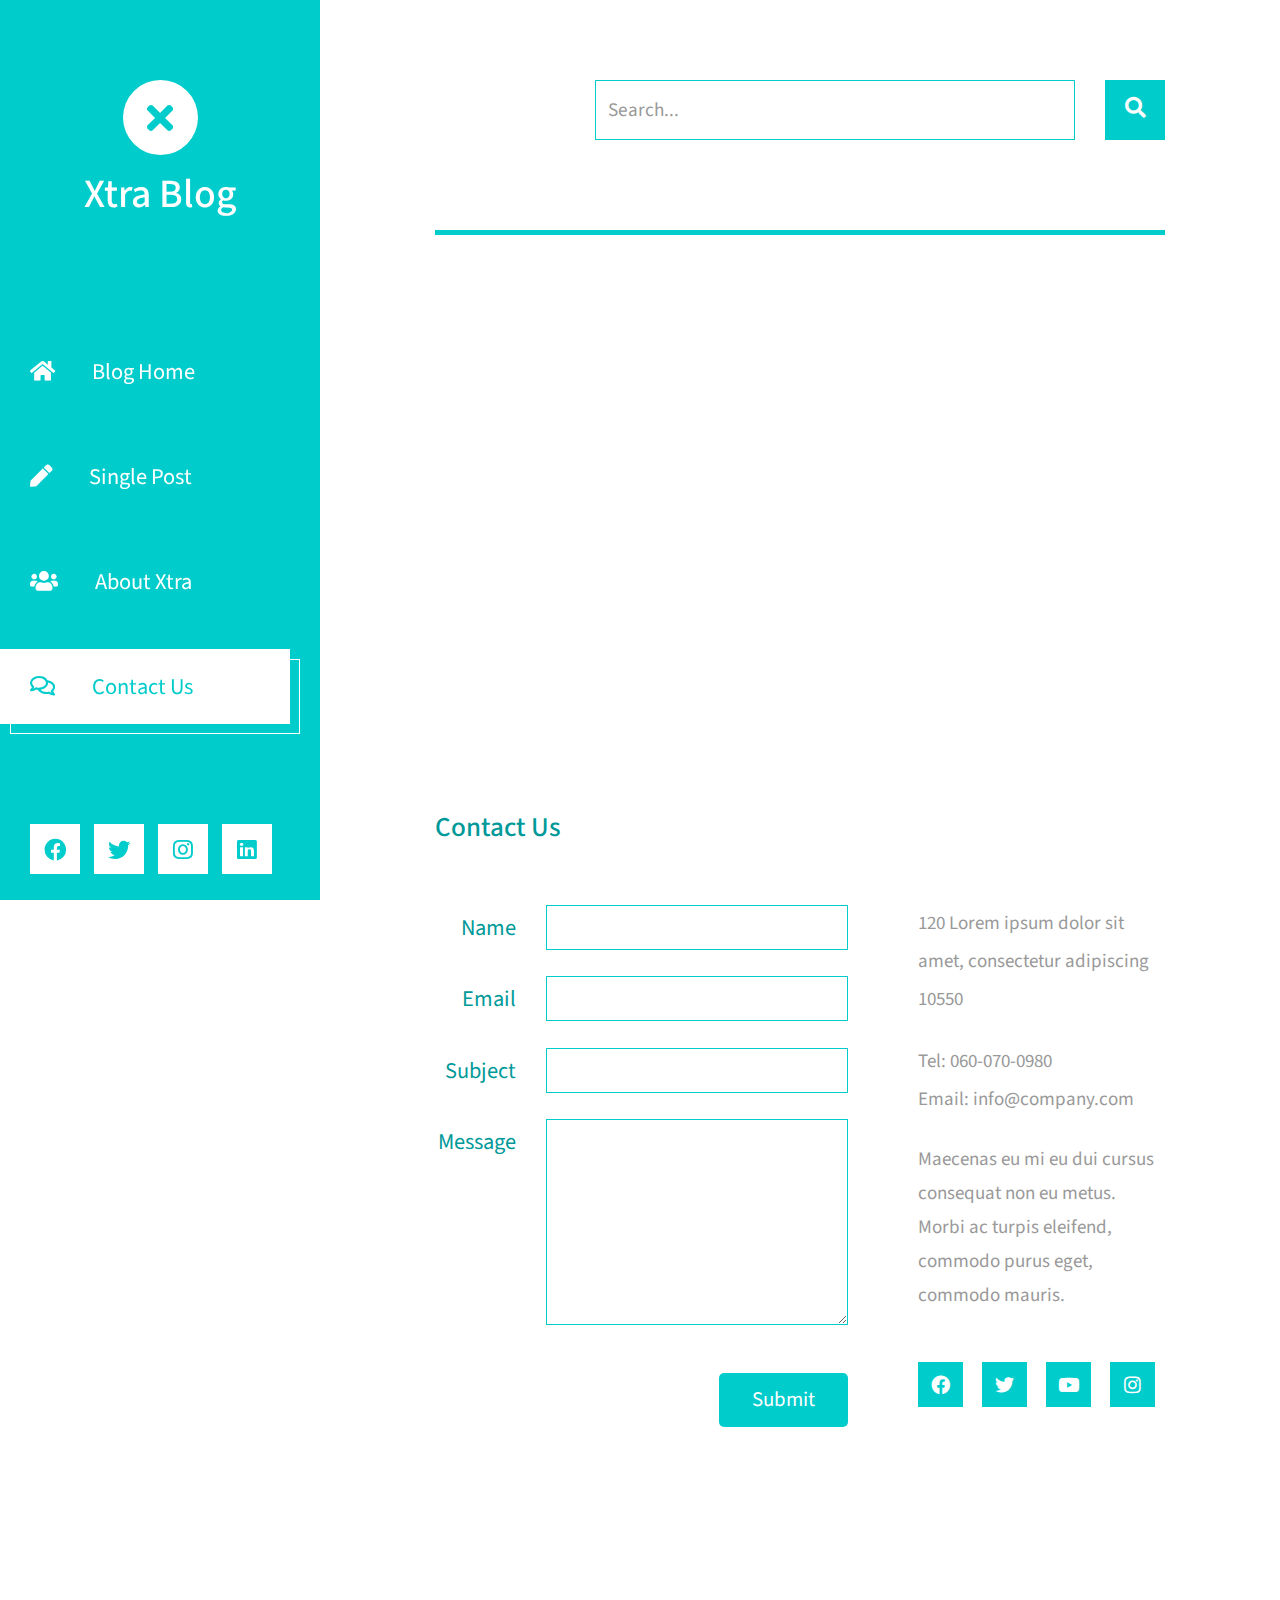
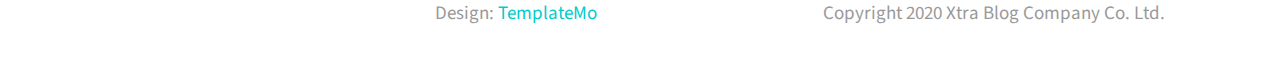
<file: exampleofblog/contact.html>
<!DOCTYPE html>
<html lang="en">
<head>
	<meta charset="UTF-8">
	<meta name="viewport" content="width=device-width, initial-scale=1.0">
	<title>Xtra Blog</title>
	<link rel="stylesheet" href="fontawesome/css/all.min.css"> <!-- https://fontawesome.com/ -->
	<link href="https://fonts.googleapis.com/css2?family=Source+Sans+Pro&display=swap" rel="stylesheet"> <!-- https://fonts.google.com/ -->
    <link href="css/bootstrap.min.css" rel="stylesheet">
    <link href="css/templatemo-xtra-blog.css" rel="stylesheet">
<!--
    
TemplateMo 553 Xtra Blog

https://templatemo.com/tm-553-xtra-blog

-->
</head>
<body>
	<header class="tm-header" id="tm-header">
        <div class="tm-header-wrapper">
            <button class="navbar-toggler" type="button" aria-label="Toggle navigation">
                <i class="fas fa-bars"></i>
            </button>
            <div class="tm-site-header">
                <div class="mb-3 mx-auto tm-site-logo"><i class="fas fa-times fa-2x"></i></div>            
                <h1 class="text-center">Xtra Blog</h1>
            </div>
            <nav class="tm-nav" id="tm-nav">            
                <ul>
                    <li class="tm-nav-item"><a href="index.html" class="tm-nav-link">
                        <i class="fas fa-home"></i>
                        Blog Home
                    </a></li>
                    <li class="tm-nav-item"><a href="post.html" class="tm-nav-link">
                        <i class="fas fa-pen"></i>
                        Single Post
                    </a></li>
                    <li class="tm-nav-item"><a href="about.html" class="tm-nav-link">
                        <i class="fas fa-users"></i>
                        About Xtra
                    </a></li>
                    <li class="tm-nav-item active"><a href="contact.html" class="tm-nav-link">
                        <i class="far fa-comments"></i>
                        Contact Us
                    </a></li>
                </ul>
            </nav>
            <div class="tm-mb-65">
                <a href="https://facebook.com" class="tm-social-link">
                    <i class="fab fa-facebook tm-social-icon"></i>
                </a>
                <a href="https://twitter.com" class="tm-social-link">
                    <i class="fab fa-twitter tm-social-icon"></i>
                </a>
                <a href="https://instagram.com" class="tm-social-link">
                    <i class="fab fa-instagram tm-social-icon"></i>
                </a>
                <a href="https://linkedin.com" class="tm-social-link">
                    <i class="fab fa-linkedin tm-social-icon"></i>
                </a>
            </div>
            <p class="tm-mb-80 pr-5 text-white">
                Xtra Blog is a multi-purpose HTML template from TemplateMo website. Left side is a sticky menu bar. Right side content will scroll up and down.
            </p>
        </div>
    </header>
    <div class="container-fluid">
        <main class="tm-main">
            <!-- Search form -->
            <div class="row tm-row">
                <div class="col-12">
                    <form method="GET" class="form-inline tm-mb-80 tm-search-form">                
                        <input class="form-control tm-search-input" name="query" type="text" placeholder="Search..." aria-label="Search">
                        <button class="tm-search-button" type="submit">
                            <i class="fas fa-search tm-search-icon" aria-hidden="true"></i>
                        </button>                                
                    </form>
                </div>                
            </div>            
            <div class="row tm-row tm-mb-45">
                <div class="col-12">
                    <hr class="tm-hr-primary tm-mb-55">
                    <div class="gmap_canvas"> <!-- Google Map -->
                        <iframe width="100%" height="477" id="gmap_canvas"
                            src="https://maps.google.com/maps?q=Av.+L%C3%BAcio+Costa,+Rio+de+Janeiro+-+RJ,+Brazil&t=&z=13&ie=UTF8&iwloc=&output=embed"
                            frameborder="0" scrolling="no" marginheight="0" marginwidth="0"></iframe>
                    </div>
                </div>                
            </div>
            <div class="row tm-row tm-mb-120">
                <div class="col-12">
                    <h2 class="tm-color-primary tm-post-title tm-mb-60">Contact Us</h2>
                </div>
                <div class="col-lg-7 tm-contact-left">
                    <form method="POST" action="" class="mb-5 ml-auto mr-0 tm-contact-form">                        
                        <div class="form-group row mb-4">
                            <label for="name" class="col-sm-3 col-form-label text-right tm-color-primary">Name</label>
                            <div class="col-sm-9">
                                <input class="form-control mr-0 ml-auto" name="name" id="name" type="text" required>                            
                            </div>
                        </div>
                        <div class="form-group row mb-4">
                            <label for="email" class="col-sm-3 col-form-label text-right tm-color-primary">Email</label>
                            <div class="col-sm-9">
                                <input class="form-control mr-0 ml-auto" name="email" id="email" type="email" required>
                            </div>
                        </div>
                        <div class="form-group row mb-4">
                            <label for="subject" class="col-sm-3 col-form-label text-right tm-color-primary">Subject</label>
                            <div class="col-sm-9">
                                <input class="form-control mr-0 ml-auto" name="subject" id="subject" type="text" required>
                            </div>
                        </div>
                        <div class="form-group row mb-5">
                            <label for="message" class="col-sm-3 col-form-label text-right tm-color-primary">Message</label>
                            <div class="col-sm-9">
                                <textarea class="form-control mr-0 ml-auto" name="message" id="message" rows="8" required></textarea>                                
                            </div>
                        </div>
                        <div class="form-group row text-right">
                            <div class="col-12">
                                <button class="tm-btn tm-btn-primary tm-btn-small">Submit</button>                        
                            </div>                            
                        </div>                                
                    </form>
                </div>
                <div class="col-lg-5 tm-contact-right">
                    <address class="mb-4 tm-color-gray">
                        120 Lorem ipsum dolor sit amet,
                        consectetur adipiscing 10550
                    </address>
                    <span class="d-block">
                        Tel:
                        <a href="tel:060-070-0980" class="tm-color-gray">060-070-0980</a>
                    </span>
                    <span class="mb-4 d-block">
                        Email:
                        <a href="mailto:info@company.com" class="tm-color-gray">info@company.com</a>
                    </span>
                    <p class="mb-5 tm-line-height-short">
                        Maecenas eu mi eu dui cursus
                        consequat non eu metus. Morbi ac
                        turpis eleifend, commodo purus
                        eget, commodo mauris.
                    </p>
                    <ul class="tm-social-links">
                        <li class="mb-2">
                            <a href="https://facebook.com" class="d-flex align-items-center justify-content-center">
                                <i class="fab fa-facebook"></i>
                            </a>
                        </li>
                        <li class="mb-2">
                            <a href="https://twitter.com" class="d-flex align-items-center justify-content-center">
                                <i class="fab fa-twitter"></i>
                            </a>
                        </li>
                        <li class="mb-2">
                            <a href="https://youtube.com" class="d-flex align-items-center justify-content-center">
                                <i class="fab fa-youtube"></i>
                            </a>
                        </li>
                        <li class="mb-2">
                            <a href="https://instagram.com" class="d-flex align-items-center justify-content-center mr-0">
                                <i class="fab fa-instagram"></i>
                            </a>
                        </li>
                    </ul>
                </div>
            </div>      
            <footer class="row tm-row">
                <div class="col-md-6 col-12 tm-color-gray">
                    Design: <a rel="nofollow" target="_parent" href="https://templatemo.com" class="tm-external-link">TemplateMo</a>
                </div>
                <div class="col-md-6 col-12 tm-color-gray tm-copyright">
                    Copyright 2020 Xtra Blog Company Co. Ltd.
                </div>
            </footer>
        </main>
    </div>
    <script src="js/jquery.min.js"></script>
    <script src="js/templatemo-script.js"></script>
</body>
</html>
</file>
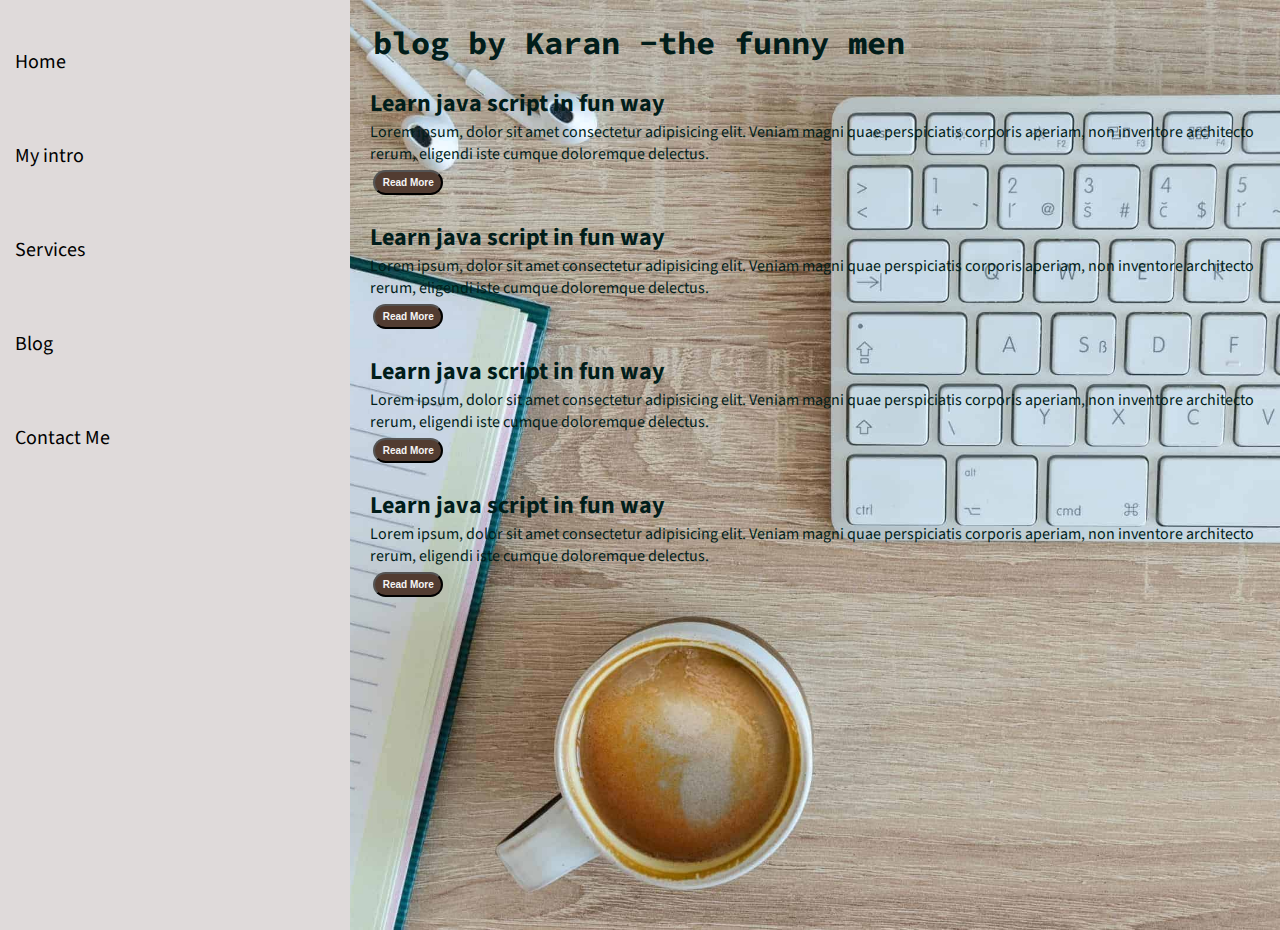
<file: Portfolio/blog.html>
<!DOCTYPE html>
<html lang="en">

<head>
    <meta charset="UTF-8">
    <meta http-equiv="X-UA-Compatible" content="IE=edge">
    <meta name="viewport" content="width=device-width, initial-scale=1.0">
    <title>Karan Bhuva - Web devloper,programmer.</title>
    <link rel="stylesheet" href="style.css">
    
</head>

<body>
    <div class="container">
        <div class="sidbar">
            <nav>
                <ul>
                    <li><a href="/">Home</a></li>
                    <li><a href="/intro.html">My intro</a></li>
                    <li><a href="/services.html">Services</a></li>
                    <li><a href="/blog.html">Blog</a></li>
                    <li><a href="/contact.html">Contact Me</a></li>
                </ul>
            </nav>
        </div>
        <div class="main" id="m1">
            <div class="blogContainer">
                <h1>blog by Karan -the funny men</h1>
                <div class="blogIteam">
                    <h2>Learn java script in fun way</h2>
                    <p>Lorem ipsum, dolor sit amet consectetur adipisicing elit. Veniam magni quae perspiciatis corporis
                        aperiam, non inventore architecto rerum, eligendi iste cumque doloremque delectus.</p>
                    <button type="submit" class="btn-sm">Read More</button>
                </div>
                <div class="blogIteam">
                    <h2>Learn java script in fun way</h2>
                    <p>Lorem ipsum, dolor sit amet consectetur adipisicing elit. Veniam magni quae perspiciatis corporis
                        aperiam, non inventore architecto rerum, eligendi iste cumque doloremque delectus.</p>
                    <button type="submit" class="btn-sm">Read More</button>
                </div>
                <div class="blogIteam">
                    <h2>Learn java script in fun way</h2>
                    <p>Lorem ipsum, dolor sit amet consectetur adipisicing elit. Veniam magni quae perspiciatis corporis
                        aperiam, non inventore architecto rerum, eligendi iste cumque doloremque delectus.</p>
                    <button type="submit" class="btn-sm">Read More</button>
                </div>
                <div class="blogIteam">
                    <h2>Learn java script in fun way</h2>
                    <p>Lorem ipsum, dolor sit amet consectetur adipisicing elit. Veniam magni quae perspiciatis corporis
                        aperiam, non inventore architecto rerum, eligendi iste cumque doloremque delectus.</p>
                    <button type="submit" class="btn-sm">Read More</button>
                </div>
            </div>
        </div>
    </div>
</body>

</html>
</file>
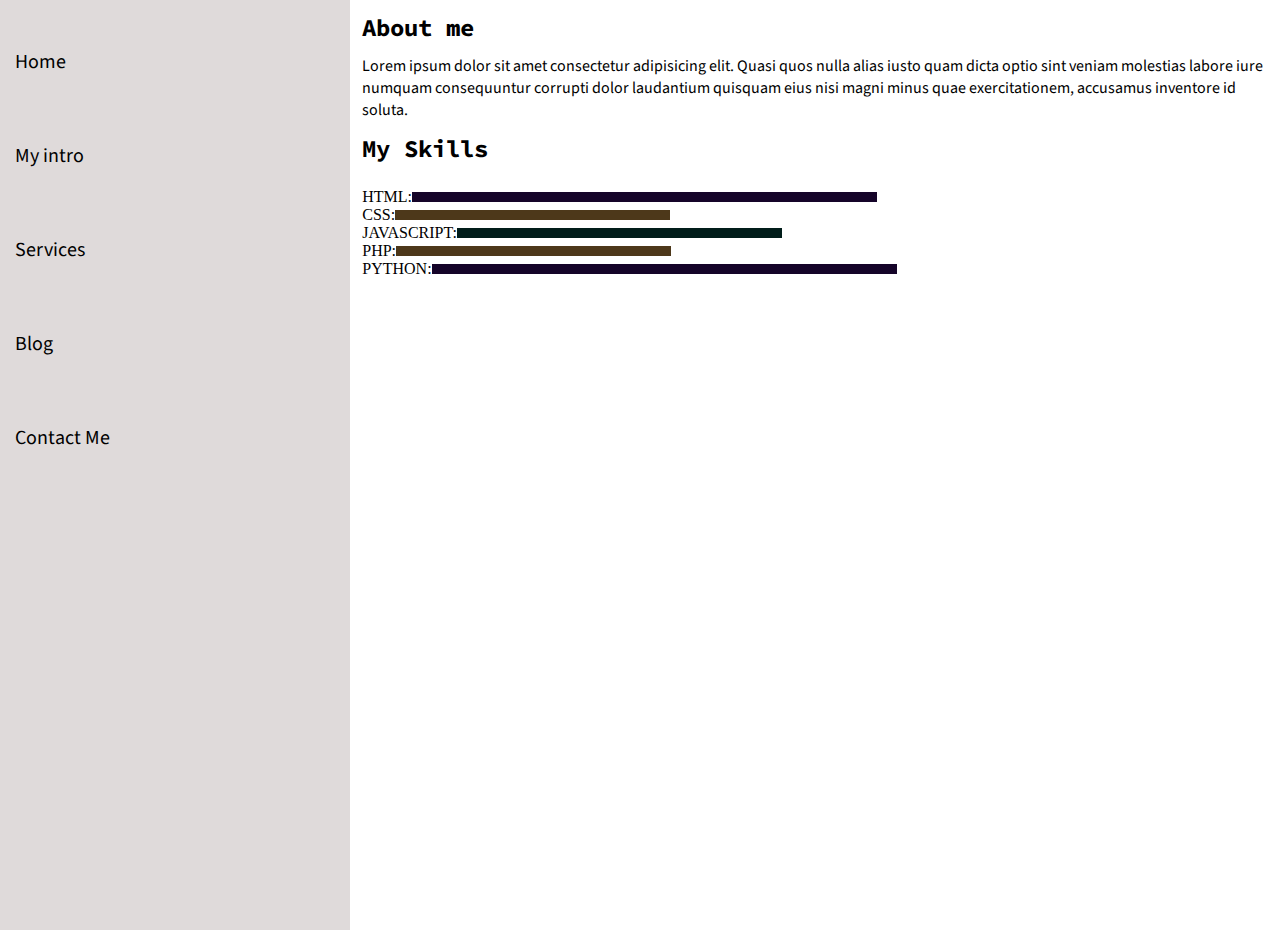
<file: Portfolio/intro.html>
<!DOCTYPE html>
<html lang="en">

<head>
    <meta charset="UTF-8">
    <meta http-equiv="X-UA-Compatible" content="IE=edge">
    <meta name="viewport" content="width=device-width, initial-scale=1.0">
    <title>Karan Bhuva - Web devloper,programmer.</title>
    <link rel="stylesheet" href="style.css">
</head>

<body>
    <div class="container">
        <div class="sidbar">

            <nav>
                <ul>
                    <li><a href="/">Home</a></li>
                    <li><a href="/intro.html">My intro</a></li>
                    <li><a href="/services.html">Services</a></li>
                    <li><a href="/blog.html">Blog</a></li>
                    <li><a href="/contact.html">Contact Me</a></li>
                </ul>
            </nav>
        </div>
        <div class="main">

            <div class="intro">
                    <h2>About me</h2>
                    <p>Lorem ipsum dolor sit amet consectetur adipisicing elit. Quasi quos nulla alias iusto quam dicta
                        optio sint veniam molestias labore iure numquam consequuntur corrupti dolor laudantium quisquam eius
                        nisi magni minus quae exercitationem, accusamus inventore id soluta.</p>
                    <h2>My Skills</h2>
                    <div class="skillcontainer">
                           <div class="skillIteam"> HTML:<div class="skill hundered"> </div></div>
                           <div class="skillIteam"> CSS:<div class="skill t5"> </div></div>
                           <div class="skillIteam"> JAVASCRIPT:<div class="skill fifty"> </div></div>
                           <div class="skillIteam"> PHP:<div class="skill t5"> </div></div>
                           <div class="skillIteam"> PYTHON:<div class="skill hundered"> </div></div>
                    </div>
            </div>


        </div>
    </div>
</body>

</html>
</file>
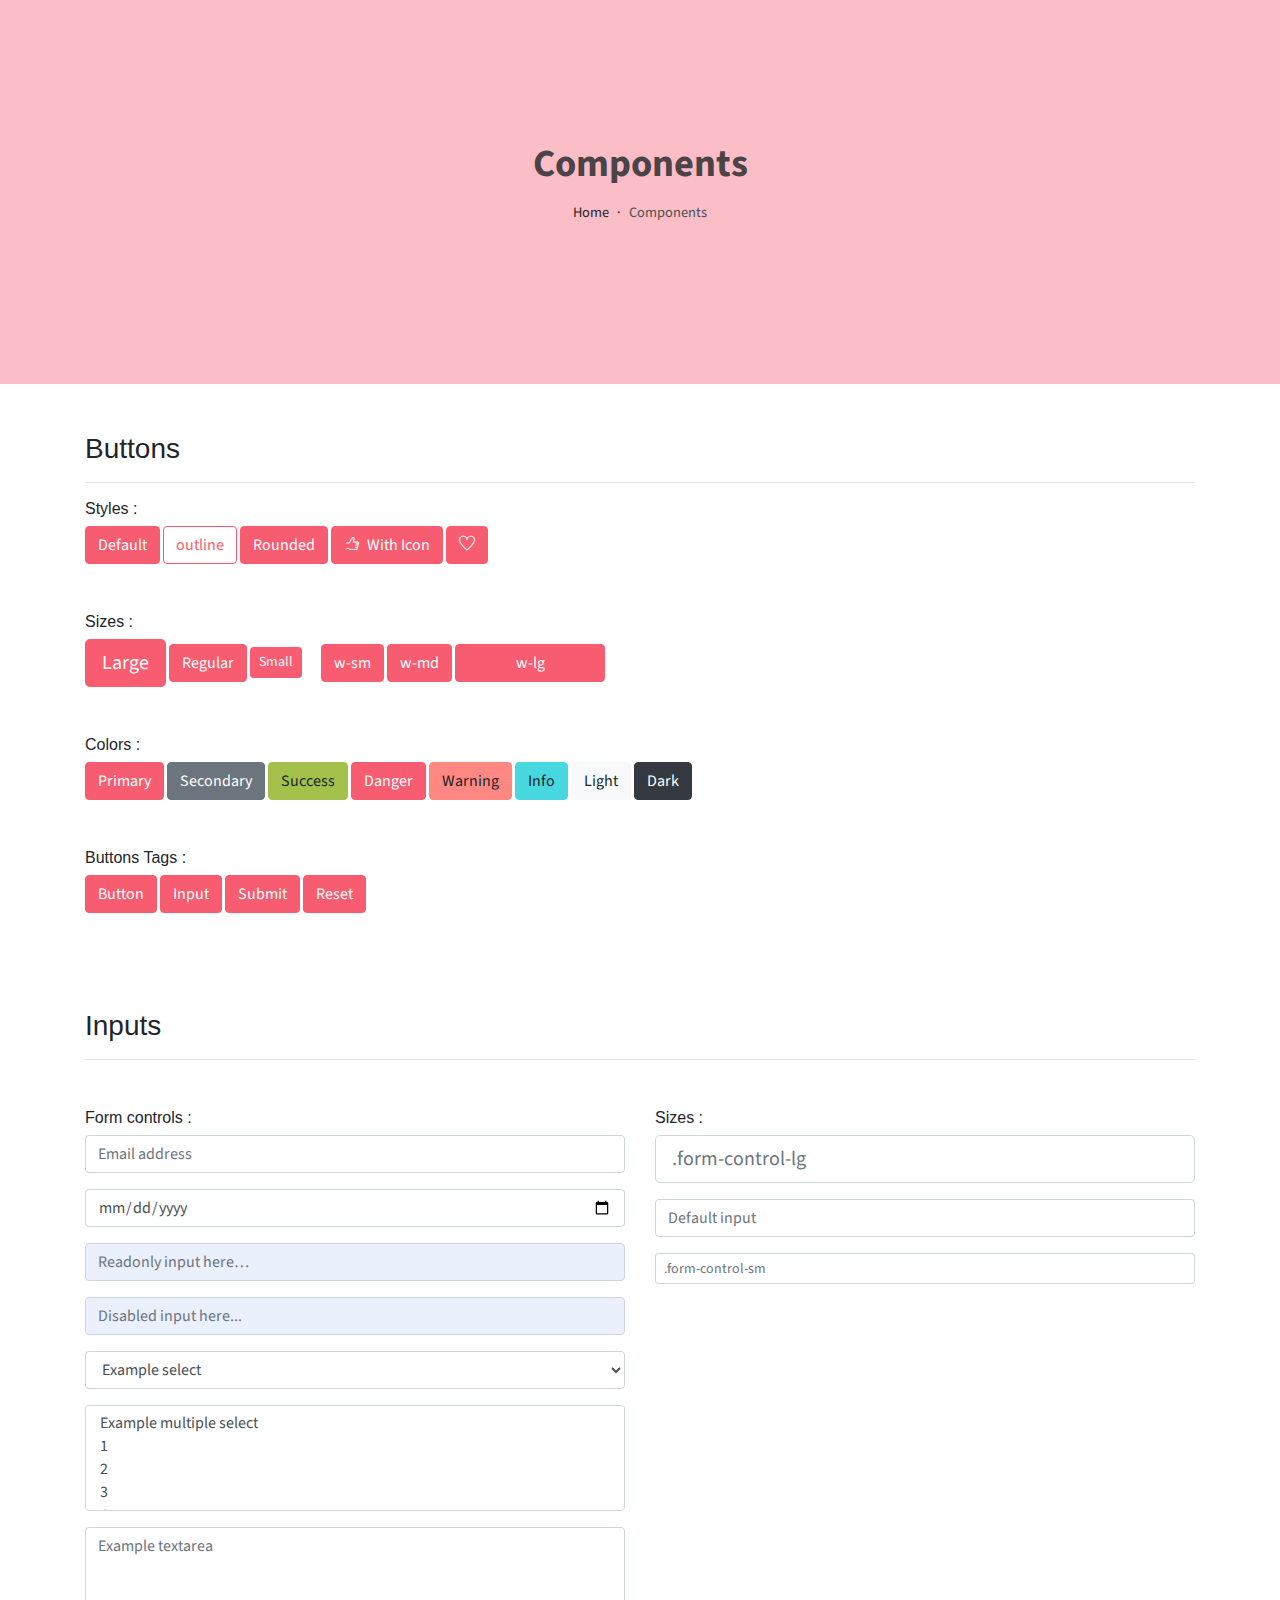
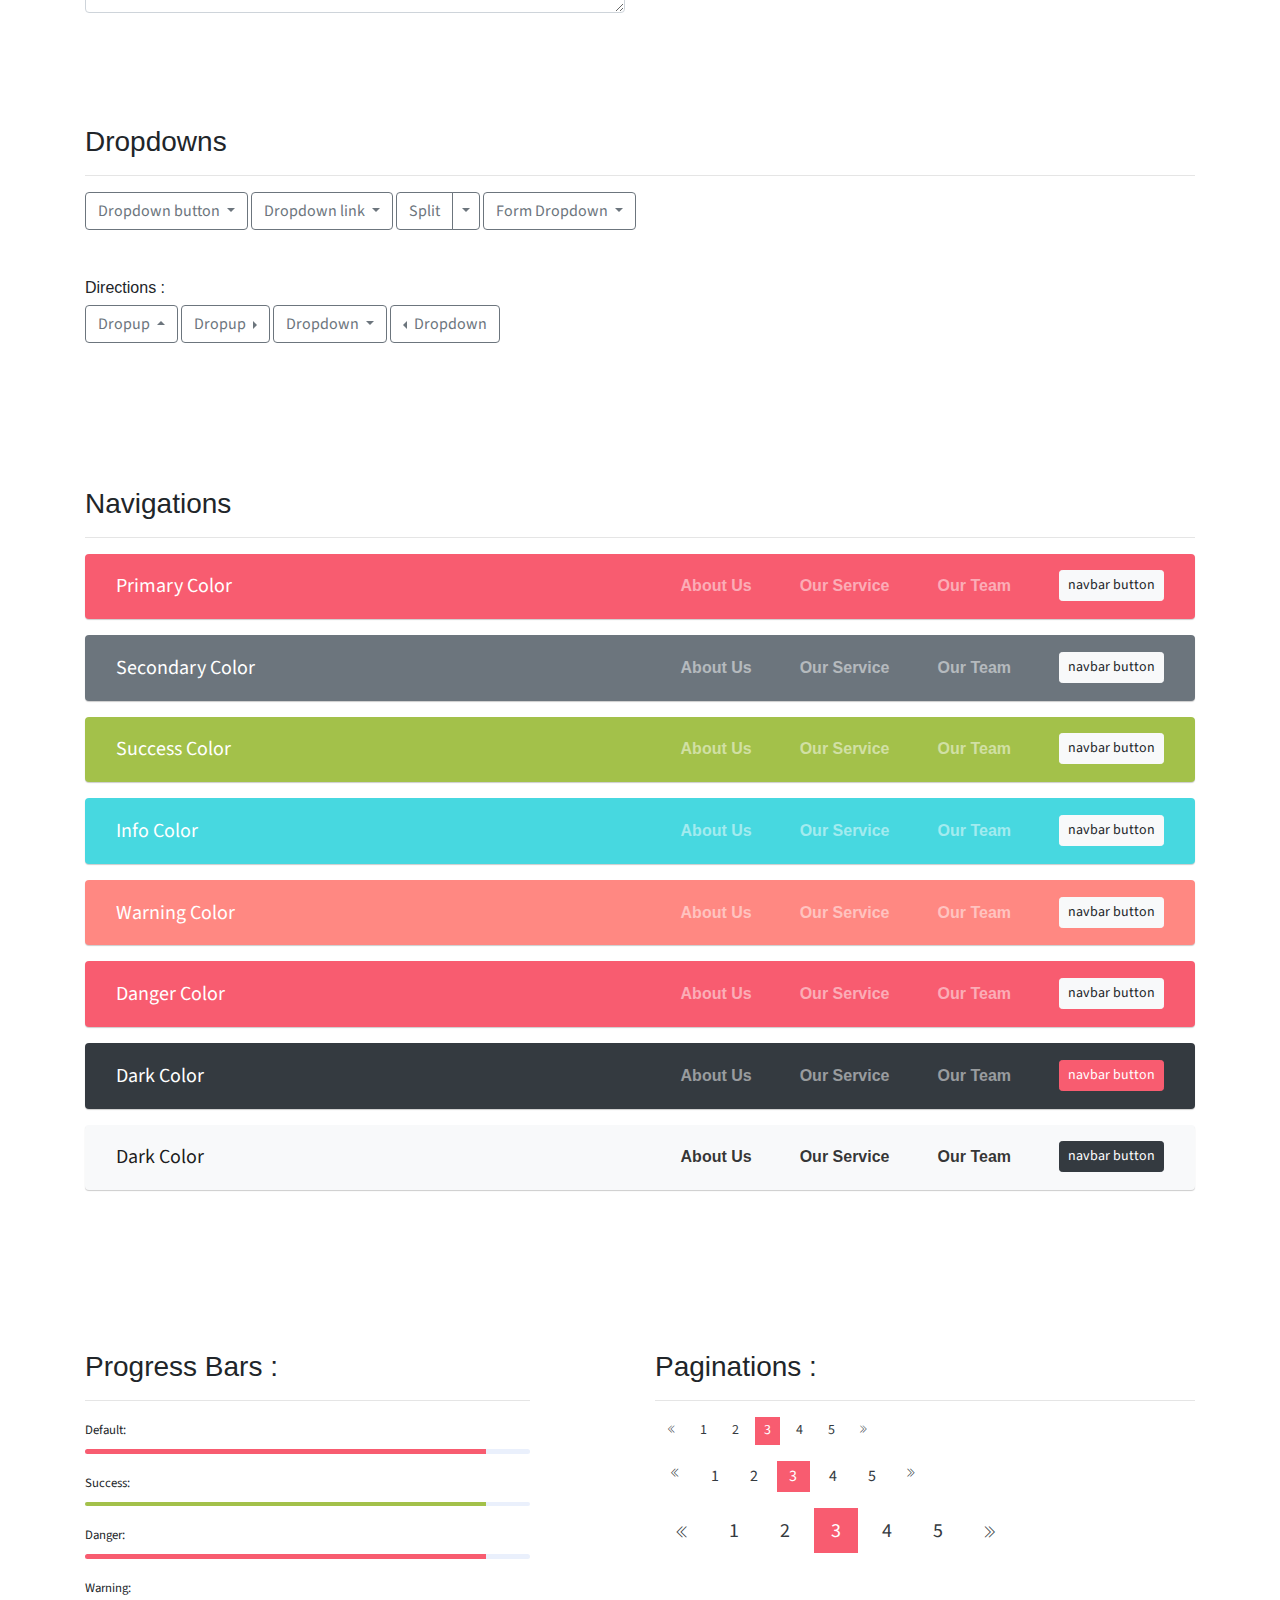
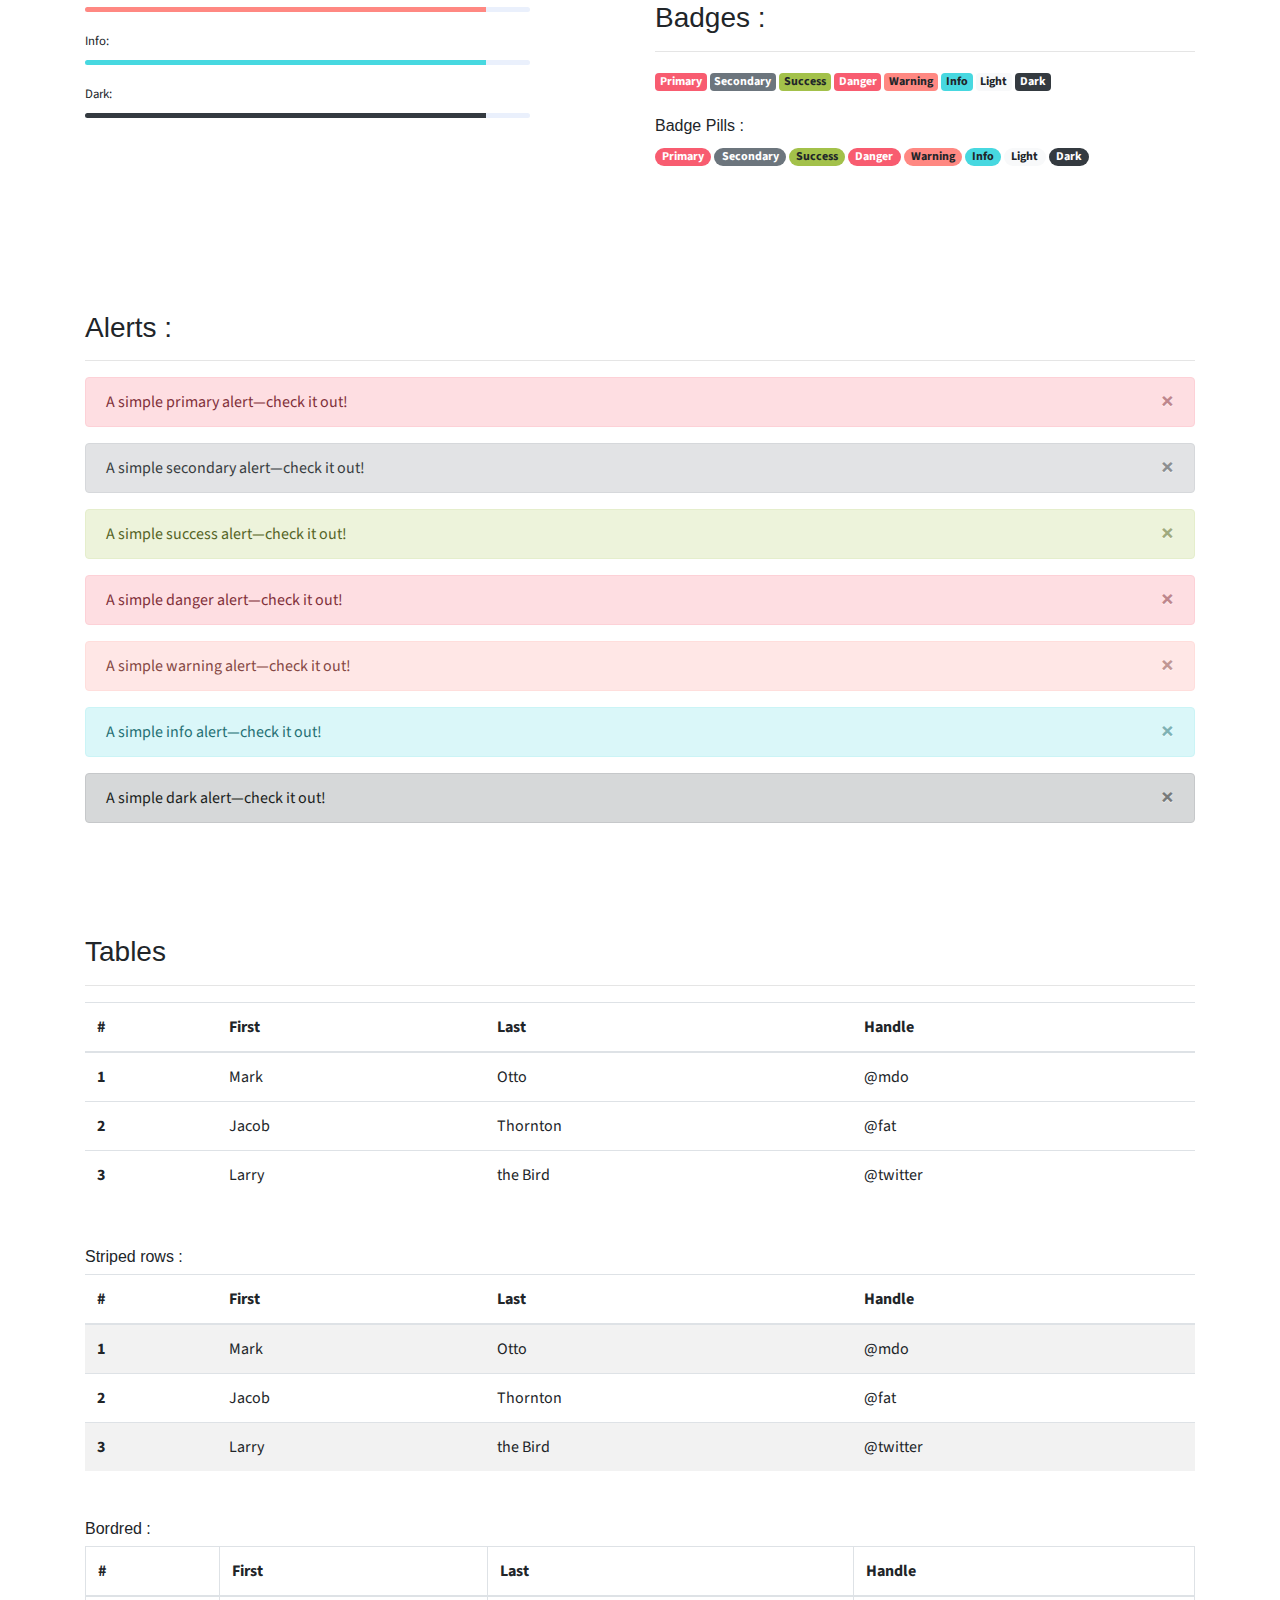
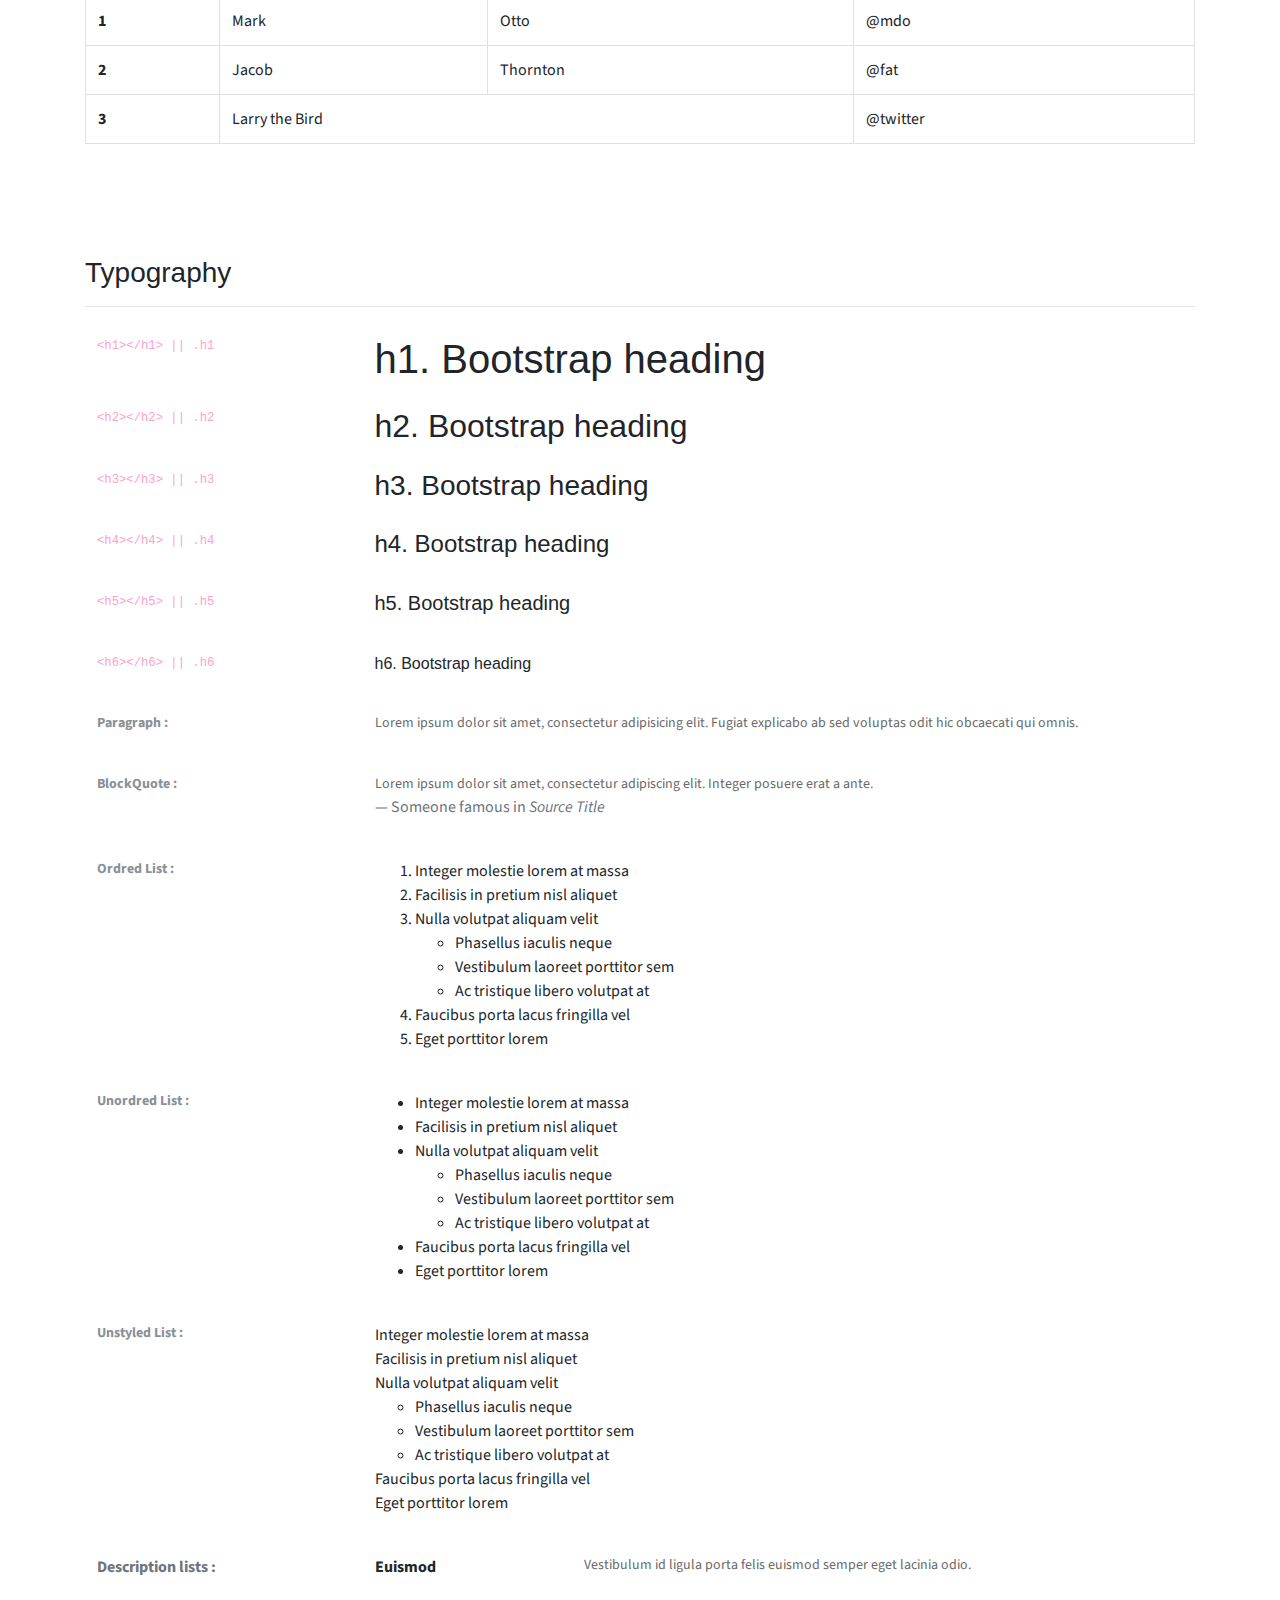
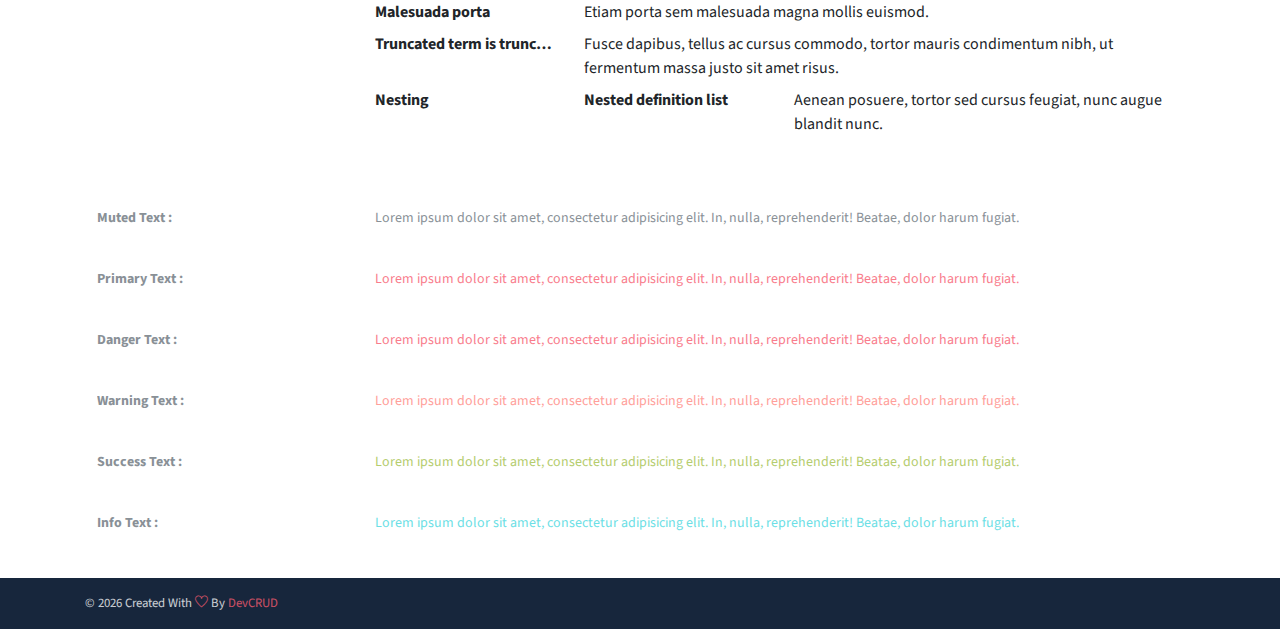
<file: exampleofpf/public_html/components.html>
<!DOCTYPE html>
<html lang="en">
<head>
   <meta charset="utf-8">
   <meta name="viewport" content="width=device-width, initial-scale=1, shrink-to-fit=no">
   <meta name="description" content="Start your development with JohnDoe landing page.">
   <meta name="author" content="Devcrud">
   <title>JohnDoe Landing page | Components</title>
   <link rel="icon" href="assets/imgs/favicon.png" type="image/png">
   <!-- font icons -->
   <link rel="stylesheet" href="assets/vendors/themify-icons/css/themify-icons.css">
   <!-- Bootstrap + Steller  -->
   <link rel="stylesheet" href="assets/css/johndoe.css">
</head>
<body>

   <!-- Page Header -->
   <header class="header header-mini"> 
      <div class="header-title">Components</div> 
      <nav aria-label="breadcrumb">
         <ol class="breadcrumb">
            <li class="breadcrumb-item"><a href="/">Home</a></li>
            <li class="breadcrumb-item active" aria-current="page">Components</li>
         </ol>
      </nav>
   </header> <!-- End Of Page Header -->

   <!-- main content -->
   <div class="container">

      <!-- Buttons -->
      <h3 class="mt-5">Buttons</h3>
      <hr>
      <h6 class="section-secondary-title">Styles :</h6>
      <button class="btn btn-primary">Default</button>
      <button class="btn btn-outline-primary">outline</button>
      <button class="btn btn-primary rounded">Rounded</button>
      <button class="btn btn-primary rounded"><i class="ti-thumb-up pr-1"></i> With Icon</button>
      <button class="btn btn-primary circle"><i class="ti-heart"></i></button>

      <h6 class="section-secondary-title mt-5">Sizes :</h6>
      <button class="btn btn-primary btn-lg">Large</button>
      <button class="btn btn-primary ">Regular</button>
      <button class="btn btn-primary btn-sm">Small</button>
      <button class="btn btn-primary w-sm ml-3">w-sm</button>
      <button class="btn btn-primary w-md">w-md</button>
      <button class="btn btn-primary w-lg">w-lg</button>

      <h6 class="section-secondary-title mt-5">Colors :</h6>          
      <button type="button" class="btn btn-primary">Primary</button>
      <button type="button" class="btn btn-secondary">Secondary</button>
      <button type="button" class="btn btn-success">Success</button>
      <button type="button" class="btn btn-danger">Danger</button>
      <button type="button" class="btn btn-warning">Warning</button>
      <button type="button" class="btn btn-info">Info</button>
      <button type="button" class="btn btn-light">Light</button>
      <button type="button" class="btn btn-dark">Dark</button>

      <h6 class="section-secondary-title mt-5">Buttons Tags :</h6>
      <button class="btn btn-primary" type="submit">Button</button>
      <input class="btn btn-primary" type="button" value="Input">
      <input class="btn btn-primary" type="submit" value="Submit">
      <input class="btn btn-primary" type="reset" value="Reset">
      
      <!-- devider -->
      <div class="py-5"></div>

      <!-- Inputs -->
      <h3>Inputs</h3>
      <hr>
      <div class="row mt-5">
         <div class="col-md-6">
            <h6 class="section-secondary-title">Form controls :</h6>        
            <div class="form-group">
               <input type="email" class="form-control" id="exampleFormControlInput1" placeholder="Email address">
            </div>
            <div class="form-group">
               <input type="date" class="form-control" id="exampleFormControlInput1" placeholder="Date">
            </div>
            <div class="form-group">
               <input class="form-control" type="text" placeholder="Readonly input here…" readonly>
            </div>
            <div class="form-group">
               <input class="form-control" id="disabledInput" type="text" placeholder="Disabled input here..." disabled>
            </div>
            <div class="form-group">
               <select class="form-control" id="exampleFormControlSelect1">
                  <option>Example select</option>
                  <option>1</option>
                  <option>2</option>
                  <option>3</option>
                  <option>4</option>
                  <option>5</option>
               </select>
            </div>
            <div class="form-group">
               <select multiple class="form-control" id="exampleFormControlSelect2">
                  <option>Example multiple select</option>
                  <option>1</option>
                  <option>2</option>
                  <option>3</option>
                  <option>4</option>
                  <option>5</option>
               </select>
            </div>
            <div class="form-group">
               <textarea class="form-control" id="exampleFormControlTextarea1" rows="3" placeholder="Example textarea"></textarea>
            </div>
         </div>
         <div class="col-md-6">
            <h6 class="section-secondary-title">Sizes :</h6>    
            <div class="form-group">
               <input class="form-control form-control-lg" type="text" placeholder=".form-control-lg">             
            </div>
            <div class="form-group">
               <input class="form-control" type="text" placeholder="Default input">
            </div>
            <div class="form-group">
               <input class="form-control form-control-sm" type="text" placeholder=".form-control-sm"> 
            </div>
         </div>
      </div> <!-- end of inputs -->   

      <!-- devider -->
      <div class="py-5"></div>             

      <!-- Dropdowns -->
      <h3 class="components-section-title font-weight-normal">Dropdowns</h3>
      <hr>
      <div class="dropdown d-inline-block">
         <button class="btn btn-outline-secondary dropdown-toggle" type="button" id="dropdownMenuButton" data-toggle="dropdown" aria-haspopup="true" aria-expanded="false">
         Dropdown button
         </button>
         <div class="dropdown-menu" aria-labelledby="dropdownMenuButton">
         <a class="dropdown-item" href="#">Action</a>
         <a class="dropdown-item" href="#">Another action</a>
         <a class="dropdown-item" href="#">Something else here</a>
         </div>
      </div>
      <div class="dropdown d-inline-block">
         <a class="btn btn-outline-secondary dropdown-toggle" href="#" role="button" id="dropdownMenuLink" data-toggle="dropdown" aria-haspopup="true" aria-expanded="false">
            Dropdown link
         </a>
         <div class="dropdown-menu" aria-labelledby="dropdownMenuLink">
            <a class="dropdown-item" href="#">Action</a>
            <a class="dropdown-item" href="#">Another action</a>
            <a class="dropdown-item" href="#">Something else here</a>
         </div>
      </div>
      <div class="btn-group">
         <button type="button" class="btn btn-outline-secondary">Split</button>
         <button type="button" class="btn btn-outline-secondary dropdown-toggle dropdown-toggle-split" data-toggle="dropdown" aria-haspopup="true" aria-expanded="false">
         <span class="sr-only">Toggle Dropdown</span>
         </button>
         <div class="dropdown-menu">
            <a class="dropdown-item" href="#">Action</a>
            <a class="dropdown-item" href="#">Another action</a>
            <a class="dropdown-item" href="#">Something else here</a>
            <div class="dropdown-divider"></div>
            <a class="dropdown-item" href="#">Separated link</a>
         </div>
      </div>
      <div class="btn-group">
         <button class="btn btn-outline-secondary dropdown-toggle" type="button" id="dropdownMenuButton" data-toggle="dropdown" aria-haspopup="true" aria-expanded="false">
            Form Dropdown
         </button>
         <div class="dropdown-menu form">
            <form class="px-4 py-3">
               <div class="form-group">
                  <input type="email" class="form-control" id="exampleDropdownFormEmail1" placeholder="email@example.com">
               </div>
               <div class="form-group">
                  <input type="password" class="form-control" id="exampleDropdownFormPassword1" placeholder="Password">
               </div>
               <div class="form-check mb-3">
                  <input type="checkbox" class="form-check-input" id="dropdownCheck">
                  <label class="form-check-label" for="dropdownCheck">
                     Remember me
                  </label>
               </div>
               <button type="submit" class="btn btn-primary btn-block">Sign in</button>
            </form>
            <div class="dropdown-divider"></div>
            <a class="dropdown-item" href="#"><small>New around here? Sign up</small></a>
            <a class="dropdown-item" href="#"><small>Forgot password?</small></a>
         </div>
      </div>       
      <h6 class="section-secondary-title mt-5">Directions :</h6>  
      <div class="btn-group dropup">
         <button type="button" class="btn btn-outline-secondary dropdown-toggle" data-toggle="dropdown" aria-haspopup="true" aria-expanded="false">
            Dropup
         </button>
         <div class="dropdown-menu">
            <a class="dropdown-item" href="#">Action</a>
            <a class="dropdown-item" href="#">Another action</a>
            <a class="dropdown-item" href="#">Something else here</a>
            <div class="dropdown-divider"></div>
            <a class="dropdown-item" href="#">Separated link</a>
         </div>
      </div>
      <div class="btn-group dropright">
         <button type="button" class="btn btn-outline-secondary dropdown-toggle" data-toggle="dropdown" aria-haspopup="true" aria-expanded="false">
            Dropup
         </button>
         <div class="dropdown-menu">
            <a class="dropdown-item" href="#">Action</a>
            <a class="dropdown-item" href="#">Another action</a>
            <a class="dropdown-item" href="#">Something else here</a>
            <div class="dropdown-divider"></div>
            <a class="dropdown-item" href="#">Separated link</a>
         </div>
      </div>
      <div class="btn-group">
         <button type="button" class="btn btn-outline-secondary dropdown-toggle" data-toggle="dropdown" aria-haspopup="true" aria-expanded="false">
            Dropdown
         </button>
         <div class="dropdown-menu">
            <a class="dropdown-item" href="#">Action</a>
            <a class="dropdown-item" href="#">Another action</a>
            <a class="dropdown-item" href="#">Something else here</a>
            <div class="dropdown-divider"></div>
            <a class="dropdown-item" href="#">Separated link</a>
         </div>
      </div>
      <div class="btn-group dropleft">
         <button type="button" class="btn btn-outline-secondary dropdown-toggle" data-toggle="dropdown" aria-haspopup="true" aria-expanded="false">
            Dropdown
         </button>
         <div class="dropdown-menu">
            <a class="dropdown-item" href="#">Action</a>
            <a class="dropdown-item" href="#">Another action</a>
            <a class="dropdown-item" href="#">Something else here</a>
            <div class="dropdown-divider"></div>
            <a class="dropdown-item" href="#">Separated link</a>
         </div>
      </div> <!-- end of Dropdowns -->  

      <!-- devider -->
      <div class="py-5"></div>   

      <!-- navbars -->
      <h3 class="components-section-title font-weight-normal mt-5">Navigations</h3>
      <hr>
      <nav class="navbar navbar-expand-sm navbar-dark bg-primary rounded shadow mb-3">
         <div class="container">
            <a class="navbar-brand" href="#">Primary Color</a>
            <button class="navbar-toggler ml-auto" type="button" data-toggle="collapse" data-target="#navbarSupportedContent" aria-controls="navbarSupportedContent" aria-expanded="false" aria-label="Toggle navigation">
            <span class="navbar-toggler-icon"></span>
            </button>
            <div class="collapse navbar-collapse" id="navbarSupportedContent">
               <ul class="navbar-nav ml-auto"> 
                  <li class="nav-item">
                     <a class="nav-link" href="#about">About Us</a>
                  </li>
                  <li class="nav-item">
                     <a class="nav-link" href="#service">Our Service</a>
                  </li>
                  <li class="nav-item">
                     <a class="nav-link" href="#team">Our Team</a>
                  </li>
                  <li class="nav-item">
                     <a href="#book-table" class="ml-4 mt-1 btn btn-light btn-sm">navbar button</a>
                  </li>
               </ul>                       
            </div>
         </div>
      </nav>
      <nav class="navbar navbar-expand-sm navbar-dark bg-secondary rounded shadow mb-3">
         <div class="container">
            <a class="navbar-brand" href="#">Secondary Color</a>
            <button class="navbar-toggler ml-auto" type="button" data-toggle="collapse" data-target="#navbarSupportedContent" aria-controls="navbarSupportedContent" aria-expanded="false" aria-label="Toggle navigation">
            <span class="navbar-toggler-icon"></span>
            </button>
            <div class="collapse navbar-collapse" id="navbarSupportedContent">
               <ul class="navbar-nav ml-auto"> 
                  <li class="nav-item">
                     <a class="nav-link" href="#about">About Us</a>
                  </li>
                  <li class="nav-item">
                     <a class="nav-link" href="#service">Our Service</a>
                  </li>
                  <li class="nav-item">
                     <a class="nav-link" href="#team">Our Team</a>
                  </li>
                  <li class="nav-item">
                     <a href="#book-table" class="ml-4 mt-1 btn btn-light btn-sm">navbar button</a>
                  </li>
               </ul>                       
            </div>
         </div>
      </nav>
      <nav class="navbar navbar-expand-sm navbar-dark bg-success rounded shadow mb-3">
         <div class="container">
            <a class="navbar-brand" href="#">Success Color</a>
            <button class="navbar-toggler ml-auto" type="button" data-toggle="collapse" data-target="#navbarSupportedContent" aria-controls="navbarSupportedContent" aria-expanded="false" aria-label="Toggle navigation">
            <span class="navbar-toggler-icon"></span>
            </button>
            <div class="collapse navbar-collapse" id="navbarSupportedContent">
               <ul class="navbar-nav ml-auto"> 
                  <li class="nav-item">
                     <a class="nav-link" href="#about">About Us</a>
                  </li>
                  <li class="nav-item">
                     <a class="nav-link" href="#service">Our Service</a>
                  </li>
                  <li class="nav-item">
                     <a class="nav-link" href="#team">Our Team</a>
                  </li>
                  <li class="nav-item">
                     <a href="#book-table" class="ml-4 mt-1 btn btn-light btn-sm">navbar button</a>
                  </li>
               </ul>                       
            </div>
         </div>
      </nav>
      <nav class="navbar navbar-expand-sm navbar-dark bg-info rounded shadow mb-3">
         <div class="container">
            <a class="navbar-brand" href="#">Info Color</a>
            <button class="navbar-toggler ml-auto" type="button" data-toggle="collapse" data-target="#navbarSupportedContent" aria-controls="navbarSupportedContent" aria-expanded="false" aria-label="Toggle navigation">
            <span class="navbar-toggler-icon"></span>
            </button>
            <div class="collapse navbar-collapse" id="navbarSupportedContent">
               <ul class="navbar-nav ml-auto"> 
                  <li class="nav-item">
                     <a class="nav-link" href="#about">About Us</a>
                  </li>
                  <li class="nav-item">
                     <a class="nav-link" href="#service">Our Service</a>
                  </li>
                  <li class="nav-item">
                     <a class="nav-link" href="#team">Our Team</a>
                  </li>
                  <li class="nav-item">
                     <a href="#book-table" class="ml-4 mt-1 btn btn-light btn-sm">navbar button</a>
                  </li>
               </ul>                       
            </div>
         </div>
      </nav>
      <nav class="navbar navbar-expand-sm navbar-dark bg-warning rounded shadow mb-3">
         <div class="container">
            <a class="navbar-brand" href="#">Warning Color</a>
            <button class="navbar-toggler ml-auto" type="button" data-toggle="collapse" data-target="#navbarSupportedContent" aria-controls="navbarSupportedContent" aria-expanded="false" aria-label="Toggle navigation">
            <span class="navbar-toggler-icon"></span>
            </button>
            <div class="collapse navbar-collapse" id="navbarSupportedContent">
               <ul class="navbar-nav ml-auto"> 
                  <li class="nav-item">
                     <a class="nav-link" href="#about">About Us</a>
                  </li>
                  <li class="nav-item">
                     <a class="nav-link" href="#service">Our Service</a>
                  </li>
                  <li class="nav-item">
                     <a class="nav-link" href="#team">Our Team</a>
                  </li>
                  <li class="nav-item">
                     <a href="#book-table" class="ml-4 mt-1 btn btn-light btn-sm">navbar button</a>
                  </li>
               </ul>                       
            </div>
         </div>
      </nav>
      <nav class="navbar navbar-expand-sm navbar-dark bg-danger rounded shadow mb-3">
         <div class="container">
            <a class="navbar-brand" href="#">Danger Color</a>
            <button class="navbar-toggler ml-auto" type="button" data-toggle="collapse" data-target="#navbarSupportedContent" aria-controls="navbarSupportedContent" aria-expanded="false" aria-label="Toggle navigation">
            <span class="navbar-toggler-icon"></span>
            </button>
            <div class="collapse navbar-collapse" id="navbarSupportedContent">
               <ul class="navbar-nav ml-auto"> 
                  <li class="nav-item">
                     <a class="nav-link" href="#about">About Us</a>
                  </li>
                  <li class="nav-item">
                     <a class="nav-link" href="#service">Our Service</a>
                  </li>
                  <li class="nav-item">
                     <a class="nav-link" href="#team">Our Team</a>
                  </li>
                  <li class="nav-item">
                     <a href="#book-table" class="ml-4 mt-1 btn btn-light btn-sm">navbar button</a>
                  </li>
               </ul>                       
            </div>
         </div>
      </nav>
      <nav class="navbar navbar-expand-sm navbar-dark bg-dark rounded shadow mb-3">
         <div class="container">
            <a class="navbar-brand" href="#">Dark Color</a>
            <button class="navbar-toggler ml-auto" type="button" data-toggle="collapse" data-target="#navbarSupportedContent" aria-controls="navbarSupportedContent" aria-expanded="false" aria-label="Toggle navigation">
            <span class="navbar-toggler-icon"></span>
            </button>
            <div class="collapse navbar-collapse" id="navbarSupportedContent">
               <ul class="navbar-nav ml-auto"> 
                  <li class="nav-item">
                     <a class="nav-link" href="#about">About Us</a>
                  </li>
                  <li class="nav-item">
                     <a class="nav-link" href="#service">Our Service</a>
                  </li>
                  <li class="nav-item">
                     <a class="nav-link" href="#team">Our Team</a>
                  </li>
                  <li class="nav-item">
                     <a href="#book-table" class="ml-4 mt-1 btn btn-primary btn-sm">navbar button</a>
                  </li>
               </ul>                       
            </div>
         </div>
      </nav>
      <nav class="navbar navbar-expand-sm navbar-light bg-light rounded shadow mb-3">
         <div class="container">
            <a class="navbar-brand" href="#">Dark Color</a>
            <button class="navbar-toggler ml-auto" type="button" data-toggle="collapse" data-target="#navbarSupportedContent" aria-controls="navbarSupportedContent" aria-expanded="false" aria-label="Toggle navigation">
            <span class="navbar-toggler-icon"></span>
            </button>
            <div class="collapse navbar-collapse" id="navbarSupportedContent">
               <ul class="navbar-nav ml-auto"> 
                  <li class="nav-item">
                     <a class="nav-link" href="#about">About Us</a>
                  </li>
                  <li class="nav-item">
                     <a class="nav-link" href="#service">Our Service</a>
                  </li>
                  <li class="nav-item">
                     <a class="nav-link" href="#team">Our Team</a>
                  </li>
                  <li class="nav-item">
                     <a href="#book-table" class="ml-4 mt-1 btn btn-dark btn-sm">navbar button</a>
                  </li>
               </ul>                       
            </div>
         </div>
      </nav>
      <!-- End of navbars -->

      <!-- devider -->
      <div class="py-5"></div>   
      
      <!-- progress bars -->
      <div class="row justify-content-between">
         <div class="col-md-5">
            <h3 class="components-section-title font-weight-normal mt-5">Progress Bars :</h3>
            <hr>
            <small>Default: </small>
            <div class="progress mt-2 mb-3">
               <div class="progress-bar" role="progressbar" style="width: 90%" aria-valuenow="25" aria-valuemin="0" aria-valuemax="100"></div>
            </div>
            <small>Success:</small>
            <div class="progress mt-2 mb-3">
               <div class="progress-bar bg-success" role="progressbar" style="width: 90%" aria-valuenow="25" aria-valuemin="0" aria-valuemax="100"></div>
            </div>
            <small>Danger:</small>
            <div class="progress mt-2 mb-3">
               <div class="progress-bar bg-danger" role="progressbar" style="width: 90%" aria-valuenow="25" aria-valuemin="0" aria-valuemax="100"></div>
            </div>
            <small>Warning:</small>
            <div class="progress mt-2 mb-3">
               <div class="progress-bar bg-warning" role="progressbar" style="width: 90%" aria-valuenow="25" aria-valuemin="0" aria-valuemax="100"></div>
            </div>
            <small>Info:</small>
            <div class="progress mt-2 mb-3">
               <div class="progress-bar bg-info" role="progressbar" style="width: 90%" aria-valuenow="25" aria-valuemin="0" aria-valuemax="100"></div>
            </div>
            <small>Dark:</small>
            <div class="progress mt-2 mb-3">
               <div class="progress-bar bg-dark" role="progressbar" style="width: 90%" aria-valuenow="25" aria-valuemin="0" aria-valuemax="100"></div>
            </div>
         </div>
         <div class="col-md-6">
            <h3 class="components-section-title font-weight-normal mt-5">Paginations :</h3>
            <hr>
            <nav aria-label="Page navigation example">
               <ul class="pagination pagination-sm">
                  <li class="page-item"><a class="page-link" href="#"><i class="ti-angle-double-left"></i></a></li>
                  <li class="page-item"><a class="page-link" href="#">1</a></li>
                  <li class="page-item"><a class="page-link" href="#">2</a></li>
                  <li class="page-item active"><a class="page-link" href="#">3</a></li>
                  <li class="page-item"><a class="page-link" href="#">4</a></li>
                  <li class="page-item"><a class="page-link" href="#">5</a></li>
                  <li class="page-item"><a class="page-link" href="#"><i class="ti-angle-double-right"></i></a></li>
               </ul>
            </nav>
            <nav aria-label="Page navigation example">
               <ul class="pagination">
               <li class="page-item"><a class="page-link" href="#"><i class="ti-angle-double-left"></i></a></li>
                  <li class="page-item"><a class="page-link" href="#">1</a></li>
                  <li class="page-item"><a class="page-link" href="#">2</a></li>
                  <li class="page-item active"><a class="page-link" href="#">3</a></li>
                  <li class="page-item"><a class="page-link" href="#">4</a></li>
                  <li class="page-item"><a class="page-link" href="#">5</a></li>
                  <li class="page-item"><a class="page-link" href="#"><i class="ti-angle-double-right"></i></a></li>
               </ul>
            </nav>
            <nav aria-label="Page navigation example">
               <ul class="pagination pagination-lg">
                  <li class="page-item"><a class="page-link" href="#"><i class="ti-angle-double-left"></i></a></li>
                  <li class="page-item"><a class="page-link" href="#">1</a></li>
                  <li class="page-item"><a class="page-link" href="#">2</a></li>
                  <li class="page-item active"><a class="page-link" href="#">3</a></li>
                  <li class="page-item"><a class="page-link" href="#">4</a></li>
                  <li class="page-item"><a class="page-link" href="#">5</a></li>
                  <li class="page-item"><a class="page-link" href="#"><i class="ti-angle-double-right"></i></a></li>
               </ul>
            </nav>

            <!-- Badges -->
            <h3 class="components-section-title font-weight-normal mt-5">Badges :</h3>
            <hr>
            <span class="badge badge-primary">Primary</span>
            <span class="badge badge-secondary">Secondary</span>
            <span class="badge badge-success">Success</span>
            <span class="badge badge-danger">Danger</span>
            <span class="badge badge-warning">Warning</span>
            <span class="badge badge-info">Info</span>
            <span class="badge badge-light">Light</span>
            <span class="badge badge-dark">Dark</span>
            <h6 class="section-secondary-title mt-4 mb-2">Badge Pills :</h6>
            <span class="badge badge-pill badge-primary">Primary</span>
            <span class="badge badge-pill badge-secondary">Secondary</span>
            <span class="badge badge-pill badge-success">Success</span>
            <span class="badge badge-pill badge-danger">Danger</span>
            <span class="badge badge-pill badge-warning">Warning</span>
            <span class="badge badge-pill badge-info">Info</span>
            <span class="badge badge-pill badge-light">Light</span>
            <span class="badge badge-pill badge-dark">Dark</span>
         </div>
      </div> <!-- End of Progress bars -->

      <!-- devider -->
      <div class="py-5"></div>  

      <!-- Alerts -->
      <h3 class="components-section-title font-weight-normal mt-5">Alerts :</h3>
      <hr>
      <div class="alert alert-primary alert-dismissible fade show" role="alert">
         A simple primary alert—check it out!
         <button type="button" class="close" data-dismiss="alert" aria-label="Close">
            <span aria-hidden="true">&times;</span>
         </button>
      </div>
      <div class="alert alert-secondary alert-dismissible fade show" role="alert">
         A simple secondary alert—check it out!
         <button type="button" class="close" data-dismiss="alert" aria-label="Close">
            <span aria-hidden="true">&times;</span>
         </button>
      </div>
      <div class="alert alert-success alert-dismissible fade show" role="alert">
         A simple success alert—check it out!
         <button type="button" class="close" data-dismiss="alert" aria-label="Close">
            <span aria-hidden="true">&times;</span>
         </button>
      </div>
      <div class="alert alert-danger alert-dismissible fade show" role="alert">
         A simple danger alert—check it out!
         <button type="button" class="close" data-dismiss="alert" aria-label="Close">
            <span aria-hidden="true">&times;</span>
         </button>
      </div>
      <div class="alert alert-warning alert-dismissible fade show" role="alert">
         A simple warning alert—check it out!
         <button type="button" class="close" data-dismiss="alert" aria-label="Close">
            <span aria-hidden="true">&times;</span>
         </button>
      </div>
      <div class="alert alert-info alert-dismissible fade show" role="alert">
         A simple info alert—check it out!
         <button type="button" class="close" data-dismiss="alert" aria-label="Close">
            <span aria-hidden="true">&times;</span>
         </button>
      </div>
      <div class="alert alert-dark alert-dismissible fade show" role="alert">
         A simple dark alert—check it out!
         <button type="button" class="close" data-dismiss="alert" aria-label="Close">
            <span aria-hidden="true">&times;</span>
         </button>
      </div>
      <!-- end of alerts -->

      <!-- devider -->
      <div class="py-5"></div> 
   
      <!-- tables -->
      <h3 class="components-section-title">Tables</h3>
      <hr>
      <table class="table">
         <thead>
            <tr>
               <th scope="col">#</th>
               <th scope="col">First</th>
               <th scope="col">Last</th>
               <th scope="col">Handle</th>
            </tr>
         </thead>
         <tbody>
            <tr>
               <th scope="row">1</th>
               <td>Mark</td>
               <td>Otto</td>
               <td>@mdo</td>
            </tr>
            <tr>
               <th scope="row">2</th>
               <td>Jacob</td>
               <td>Thornton</td>
               <td>@fat</td>
            </tr>
            <tr>
               <th scope="row">3</th>
               <td>Larry</td>
               <td>the Bird</td>
               <td>@twitter</td>
            </tr>
         </tbody>
      </table>

      <h6 class="section-secondary-title mt-5">Striped rows :</h6>
      <table class="table table-striped">
         <thead>
            <tr>
               <th scope="col">#</th>
               <th scope="col">First</th>
               <th scope="col">Last</th>
               <th scope="col">Handle</th>
            </tr>
         </thead>
         <tbody>
            <tr>
               <th scope="row">1</th>
               <td>Mark</td>
               <td>Otto</td>
               <td>@mdo</td>
            </tr>
            <tr>
               <th scope="row">2</th>
               <td>Jacob</td>
               <td>Thornton</td>
               <td>@fat</td>
            </tr>
            <tr>
               <th scope="row">3</th>
               <td>Larry</td>
               <td>the Bird</td>
               <td>@twitter</td>
            </tr>
         </tbody>
      </table>

      <h6 class="section-secondary-title mt-5">Bordred :</h6>
      <table class="table table-bordered">
         <thead>
            <tr>
               <th scope="col">#</th>
               <th scope="col">First</th>
               <th scope="col">Last</th>
               <th scope="col">Handle</th>
            </tr>
         </thead>
         <tbody>
            <tr>
               <th scope="row">1</th>
               <td>Mark</td>
               <td>Otto</td>
               <td>@mdo</td>
            </tr>
            <tr>
               <th scope="row">2</th>
               <td>Jacob</td>
               <td>Thornton</td>
               <td>@fat</td>
            </tr>
            <tr>
               <th scope="row">3</th>
               <td colspan="2">Larry the Bird</td>
               <td>@twitter</td>
            </tr>
         </tbody>
      </table>
      <!-- end of tables -->

      <!-- devider -->
      <div class="py-5"></div> 

      <!-- typography -->
      <h3 class="components-section-title">Typography</h3>
      <hr>
     
      <table class="table table-borderless v-align-center">
         <tbody>
            <tr>
               <td>
                  <p><code class="highlighter-rouge">&lt;h1&gt;&lt;/h1&gt; || .h1</code></p>
               </td>
               <td class="w-75"><span class="h1">h1. Bootstrap heading</span></td>
            </tr>
            <tr>
               <td>
                  <p><code class="highlighter-rouge">&lt;h2&gt;&lt;/h2&gt; || .h2</code></p>
               </td>
               <td><span class="h2">h2. Bootstrap heading</span></td>
            </tr>
            <tr>
               <td>
                  <p><code class="highlighter-rouge">&lt;h3&gt;&lt;/h3&gt; || .h3</code></p>
               </td>
               <td><span class="h3">h3. Bootstrap heading</span></td>
            </tr>
            <tr>
               <td>
                  <p><code class="highlighter-rouge">&lt;h4&gt;&lt;/h4&gt; || .h4</code></p>
               </td>
               <td><span class="h4">h4. Bootstrap heading</span></td>
            </tr>
            <tr>
               <td>
                  <p><code class="highlighter-rouge">&lt;h5&gt;&lt;/h5&gt; || .h5</code></p>
               </td>
               <td><span class="h5">h5. Bootstrap heading</span></td>
            </tr>
            <tr>
               <td>
                  <p><code class="highlighter-rouge">&lt;h6&gt;&lt;/h6&gt; || .h6</code></p>
               </td>
               <td><span class="h6">h6. Bootstrap heading</span></td>
            </tr>
            <tr>
               <td>
                  <p class="font-weight-bold text-muted">Paragraph :</p>
               </td>
               <td><p>Lorem ipsum dolor sit amet, consectetur adipisicing elit. Fugiat explicabo ab sed voluptas odit hic obcaecati qui omnis.</p></td>
            </tr>
            <tr>
               <td>
                  <p class="font-weight-bold text-muted">BlockQuote :</p>
               </td>
               <td>
                  <blockquote class="blockquote">
                     <p class="mb-0">Lorem ipsum dolor sit amet, consectetur adipiscing elit. Integer posuere erat a ante.</p>
                     <footer class="blockquote-footer">Someone famous in <cite title="Source Title">Source Title</cite></footer>
                  </blockquote>
               </td>
            </tr>

            
            <tr>
               <td><p class="font-weight-bold text-muted">Ordred List :</p></td>
               <td>
                  <ol>
                     <li>Integer molestie lorem at massa</li>
                     <li>Facilisis in pretium nisl aliquet</li>
                     <li>Nulla volutpat aliquam velit
                        <ul>
                           <li>Phasellus iaculis neque</li>
                           <li>Vestibulum laoreet porttitor sem</li>
                           <li>Ac tristique libero volutpat at</li>
                        </ul>
                     </li>
                     <li>Faucibus porta lacus fringilla vel</li>
                     <li>Eget porttitor lorem</li>
                  </ol>
               </td>
            </tr>
            <tr>
               <td><p class="font-weight-bold text-muted">Unordred List :</p></td>
               <td>
                  <ul >
                     <li>Integer molestie lorem at massa</li>
                     <li>Facilisis in pretium nisl aliquet</li>
                     <li>Nulla volutpat aliquam velit
                        <ul>
                           <li>Phasellus iaculis neque</li>
                           <li>Vestibulum laoreet porttitor sem</li>
                           <li>Ac tristique libero volutpat at</li>
                        </ul>
                     </li>
                     <li>Faucibus porta lacus fringilla vel</li>
                     <li>Eget porttitor lorem</li>
                  </ul>
               </td>
            </tr>
            <tr>
               <td><p class="font-weight-bold text-muted">Unstyled List :</p></td>
               <td>
                  <ul class="list-unstyled">
                     <li>Integer molestie lorem at massa</li>
                     <li>Facilisis in pretium nisl aliquet</li>
                     <li>Nulla volutpat aliquam velit
                        <ul>
                           <li>Phasellus iaculis neque</li>
                           <li>Vestibulum laoreet porttitor sem</li>
                           <li>Ac tristique libero volutpat at</li>
                        </ul>
                     </li>
                     <li>Faucibus porta lacus fringilla vel</li>
                     <li>Eget porttitor lorem</li>
                  </ul>
               </td>
            </tr>
            <tr>
               <td class="font-weight-bold text-muted">Description lists : </td>
               <td>
                  <dl class="row">
                     <dt class="col-sm-3">Euismod</dt>
                     <dd class="col-sm-9">
                        <p>Vestibulum id ligula porta felis euismod semper eget lacinia odio.</p>
                     </dd>

                     <dt class="col-sm-3">Malesuada porta</dt>
                     <dd class="col-sm-9">Etiam porta sem malesuada magna mollis euismod.</dd>

                     <dt class="col-sm-3 text-truncate">Truncated term is truncated</dt>
                     <dd class="col-sm-9">Fusce dapibus, tellus ac cursus commodo, tortor mauris condimentum nibh, ut fermentum massa justo sit amet risus.</dd>

                     <dt class="col-sm-3">Nesting</dt>
                     <dd class="col-sm-9">
                        <dl class="row">
                           <dt class="col-sm-4">Nested definition list</dt>
                           <dd class="col-sm-8">Aenean posuere, tortor sed cursus feugiat, nunc augue blandit nunc.</dd>
                        </dl>
                     </dd>
                  </dl>
               </td>
            </tr>
            <tr>
               <td>
                  <p class="font-weight-bold text-muted">Muted Text :</p>
               </td>
               <td>
                  <p class="text-muted">Lorem ipsum dolor sit amet, consectetur adipisicing elit. In, nulla, reprehenderit! Beatae, dolor harum fugiat.</p>
               </td>
            </tr>
            <tr>
               <td>
                  <p class="font-weight-bold text-muted">Primary Text :</p>
               </td>
               <td>
                  <p class="text-primary">Lorem ipsum dolor sit amet, consectetur adipisicing elit. In, nulla, reprehenderit! Beatae, dolor harum fugiat.</p>
               </td>
            </tr>
            <tr>
               <td>
                  <p class="font-weight-bold text-muted">Danger Text :</p>
               </td>
               <td>
                  <p class="text-danger">Lorem ipsum dolor sit amet, consectetur adipisicing elit. In, nulla, reprehenderit! Beatae, dolor harum fugiat.</p>
               </td>
            </tr>
            <tr>
               <td>
                  <p class="font-weight-bold text-muted">Warning Text :</p>
               </td>
               <td>
                  <p class="text-warning">Lorem ipsum dolor sit amet, consectetur adipisicing elit. In, nulla, reprehenderit! Beatae, dolor harum fugiat.</p>
               </td>
            </tr>
            <tr>
               <td>
                  <p class="font-weight-bold text-muted">Success Text :</p>
               </td>
               <td>
                  <p class="text-success">Lorem ipsum dolor sit amet, consectetur adipisicing elit. In, nulla, reprehenderit! Beatae, dolor harum fugiat.</p>
               </td>
            </tr>
            <tr>
               <td>
                  <p class="font-weight-bold text-muted">Info Text :</p>
               </td>
               <td>
                  <p class="text-info">Lorem ipsum dolor sit amet, consectetur adipisicing elit. In, nulla, reprehenderit! Beatae, dolor harum fugiat.</p>
               </td>
            </tr>
         </tbody>
      </table>
   </div>
   <!-- end of typography -->

   <!-- Page Footer -->
   <footer class="footer py-3">
        <div class="container">
            <p class="small mb-0 text-light">
                &copy; <script>document.write(new Date().getFullYear())</script> Created With <i class="ti-heart text-danger"></i> By <a href="http://devcrud.com" target="_blank"><span class="text-danger" title="Bootstrap 4 Themes and Dashboards">DevCRUD</span></a> 
            </p>
        </div>
    </footer>
   <!-- End of Page Footer -->  
   
   <!-- core  -->
   <script src="assets/vendors/jquery/jquery-3.4.1.js"></script>
   <script src="assets/vendors/bootstrap/bootstrap.bundle.js"></script>

</body>
</html>
</file>
<file: exampleofblog/css/templatemo-xtra-blog.css>
/*

TemplateMo 553 Xtra Blog

https://templatemo.com/tm-553-xtra-blog

*/

html { overflow-x: hidden; }

body {
    margin: 0;
    padding: 0;
    font-family: 'Source Sans Pro', sans-serif;
    font-size: 19px;
    line-height: 2em;
    overflow-x: hidden;
}

p, span { color: #999; }
hr { 
    border-top-color: #CCC; 
    margin-top: 10px;
    margin-bottom: 10px;
}
.form-control::-webkit-input-placeholder { color: #999; }  
.form-control:-ms-input-placeholder { color: #999; }  
.form-control::placeholder { color: #999; }

.tm-header {
    background-color: #0CC;
    color: white;
    
    position: fixed;
    top: 0;
    left: 0;
    bottom: 0;
    z-index: 100;
    width: 400px;
    overflow-y: visible;     
}

.tm-header-wrapper {
    overflow-y: scroll;
    scrollbar-width: none;
    -ms-overflow-style: none;
    padding: 30px;
    width: 100%;
    height: 100%; 
}

.tm-header-wrapper::-webkit-scrollbar {
    width: 0;
    height: 0;
}

.tm-site-header {
    margin-top: 50px;
    margin-bottom: 115px;
}

.tm-site-logo {
    width: 75px;
    height: 75px;
    border-radius: 50%;
    background-color: white;    
    display: flex;
    align-items: center;
    justify-content: center;
}

.tm-site-logo i { color: #0CC; }

.tm-main {
    margin-left: 400px;
    padding: 80px 100px 25px;
}

.tm-post { max-width: 470px; }

.tm-row {
    max-width: 980px;
    justify-content: space-between;
}

.tm-nav { margin-bottom: 100px; }

.tm-nav-item {
    list-style: none;
    margin-bottom: 30px;
}

.tm-nav-link {
    color: white;
    background-color: transparent;
    height: 75px;
    width: 100%;
    max-width: 300px;    
    display: flex;
    align-items: center;
    font-size: 1.4rem;
    padding: 30px;
}

.tm-nav-item:hover .tm-nav-link,
.tm-nav-item.active .tm-nav-link
 {
    color: #0CC;
    background-color: white;
    text-decoration: none;
}

.tm-nav ul { position: relative; }

.tm-nav-item:hover:after,
.tm-nav-item.active:after {
    content: '';
    width: 100%;
    max-width: 300px;    
    height: 75px;
    display: block;
    border: 1px solid white;
    margin-left: 10px;
    margin-top: -65px;
    position: absolute;
    z-index: -1000;
}

.tm-nav-link i { margin-right: 37px; }

ul { 
    margin: 0; 
    padding: 0;
}

.tm-nav { margin-left: -30px; }

.tm-social-link {
    display: inline-block;
    background-color: white;    
    font-size: 1.4rem;
    width: 50px;
    height: 50px;
    text-align: center;
    padding-top: 8px; 
    margin-right: 15px;   
    margin-bottom: 15px;
}

.tm-social-icon { 
    color: #0CC;    
    transition: all 0.3s ease;
}

.tm-social-link:hover .tm-social-icon.fa-facebook { color: #3b5998; }
.tm-social-link:hover .tm-social-icon.fa-twitter { color: #00acee; }
.tm-social-link:hover .tm-social-icon.fa-instagram { color: #3f729b; }
.tm-social-link:hover .tm-social-icon.fa-linkedin { color: #0e76a8; }
.navbar-toggler { display: none; }

.tm-search-form {
    display: flex;
    align-items: center;
    justify-content: flex-end;
}

.form-inline .form-control.tm-search-input {
    display: block;
    height: 60px;
    width: 480px;
    margin-right: 30px;
    border-radius: 0;
    border-color: #0CC;
    font-size: 1.2rem;
}

.tm-search-button {
    width: 60px;
    height: 60px;
    border: none;
    background-color: #0CC;
    transition: all 0.3s ease;
}

.tm-search-button:hover { background-color: #09b6b6; }

.tm-search-icon {
    color: white;
    font-size: 1.3rem;
}

.tm-post-link {
    display: block;
    position: relative;
	cursor: pointer;
}

.tm-post-link-inner {
    overflow: hidden;
    background: #3085a3;
}

.tm-post-link img {
    position: relative;
	display: block;
	min-height: 100%;
	max-width: 100%;
	opacity: 0.8;
}

.effect-lily img {
	max-width: none;
	width: -webkit-calc(100% + 50px);
	width: calc(100% + 50px);
	opacity: 0.7;
	-webkit-transition: opacity 0.35s, -webkit-transform 0.35s;
	transition: opacity 0.35s, transform 0.35s;
	-webkit-transform: translate3d(-40px,0, 0);
	transform: translate3d(-40px,0,0);
}

.effect-lily:hover img { opacity: 1; }

.effect-lily:hover img {
    -webkit-transform: translate3d(0,0,0);
	transform: translate3d(0,0,0);
}

.tm-post { margin-bottom: 75px; }

.tm-new-badge {
    top: 25px;
    right: -10px;
    background-color: #0CC;
    color: white;
    padding: 5px 20px;
}

.tm-post-title {
    font-size: 1.7rem;
    transition: all 0.3s ease;
}

.tm-h3 {
    font-size: 1.3rem;
    color: #999;
}

.tm-post-link:hover .tm-post-title { color: #0CC; }

.tm-btn {
    display: inline-block;
    border-radius: 5px;
    font-size: 1.3rem;
    transition: all 0.3s ease;
}

.tm-btn-primary {    
    background-color: #0CC;
    color: white;  
    padding: 8px 43px;
    border: none;
}

.tm-btn-small { padding: 8px 33px; }

.tm-btn-primary:hover {
    background-color: #09b6b6;
    color: white;
}

.tm-paging-nav ul li {
    list-style: none;
    display: inline-block;
    margin-right: 10px;
}

.tm-paging-nav ul li:last-child { margin-right: 0; }

.tm-paging-link {
    background-color: #F0F0F0;
    color: #999;
    width: 50px;
    height: 50px;
    display: flex;
    align-items: center;
    justify-content: center;    
}

.tm-paging-item .tm-paging-link:hover,
.tm-paging-item.active .tm-paging-link {
    background-color: #0CC;
    color: white;
}

.tm-btn.disabled {
    background-color: #F0F0F0;
    color: #999;
    cursor: not-allowed;
}

.tm-external-link { color: #0CC; }
.tm-external-link:hover { color: #09b6b6; }

.tm-paging-wrapper {
    display: flex;
    justify-content: flex-end;
    align-items: center;
}

.tm-prev-next-wrapper,
.tm-paging-wrapper {
    flex: 0 0 50%;
    max-width: 50%;
    padding-left: 15px;
    padding-right: 15px;
}

.tm-copyright { text-align: right; }

/* Single Post page */
hr.tm-hr-primary { border-top: 5px solid #0CC; }

video {
    width: 100%;
    height: auto;
}

.tm-comment {
    display: flex;
    align-items: flex-start;
}

.tm-comment-figure {
    margin-top: 10px;
    margin-right: 30px;
}

.tm-comment-reply { padding-left: 37px; }

.form-control {
    height: 45px;
    border-color: #0CC;
    border-radius: 0;
}

.tm-comment-form { max-width: 360px; }
.tm-category-list { list-style-type: none; }
figure { margin: 0; }
figcaption { line-height: 1.4; }

.tm-post-full { max-width: 600px; }

.tm-post-sidebar {
    max-width: 280px;
    margin-left: auto;
    margin-right: 0;
}

.tm-pt-20 { padding-top: 20px; }
.tm-pt-30 { padding-top: 30px; }
.tm-pt-45 { padding-top: 45px; }
.tm-pt-60 { padding-top: 60px; }
.tm-mb-40 { margin-bottom: 40px; }
.tm-mb-45 { margin-bottom: 45px; }
.tm-mb-55 { margin-bottom: 55px; }
.tm-mb-60 { margin-bottom: 60px; }
.tm-mb-65 { margin-bottom: 65px; }
.tm-mb-75 { margin-bottom: 75px; }
.tm-mb-80 { margin-bottom: 80px; }
.tm-mb-120 { margin-bottom: 120px; }
.tm-mt-40 { margin-top: 40px; }
.tm-mt-100 { margin-top: 100px; }
.tm-mr-20 { margin-right: 20px; }
.tm-color-primary, span.tm-color-primary { color: #099; }
a.tm-color-gray, .tm-color-gray { color: #999; }
a.tm-color-gray:hover { color: #099; }
.tm-bg-gray { background-color: #F3F4F5; }
button:focus { outline: none; }
a:hover { 
    text-decoration: none; 
    color: #048c8c;
}

a:hover figcaption { color: #056767; }
.img-thumbnail { max-width: none; }
.tm-about-pad { padding: 40px 35px; }
.tm-person { max-width: 430px; }
.tm-line-height-short { line-height: 1.8; }

.gmap_canvas {
    overflow:hidden;
    background:none!important;
    height:477px;
    width:100%;
}

.tm-social-links li { 
    list-style: none; 
    display: inline-block;
}

.tm-social-links li a {
    display: block;
    color: white;
    background-color: #0CC;
    width: 45px;
    height: 45px;    
    margin-right: 15px;    
}

.tm-social-links li a i { transition: all 0.3s ease; }
.tm-social-links li a:hover i.fa-facebook { color: #3b5998; }
.tm-social-links li a:hover i.fa-twitter { color: #00acee; }
.tm-social-links li a:hover i.fa-youtube { color: #c4302b; }
.tm-social-links li a:hover i.fa-instagram { color: #3f729b; }

.tm-contact-right { padding-left: 55px; }
.tm-contact-form { max-width: 488px; }

.tm-contact-form input,
.tm-contact-form textarea {
    max-width: 360px;
}

.tm-contact-form label { font-size: 1.4rem; }
.tm-contact-form .form-group { display: flex; }

@media (max-width: 1540px) {
    .tm-header { width: 320px; }

    .tm-main {
        margin-left: 320px;
        width: calc(100% - 320px);
    }
}

@media (max-width: 1300px) {
    .tm-about-col {
        flex: 0 0 100%;
        max-width: 100%;
        margin-bottom: 30px;
    }
}

@media (max-width: 1288px) {
    .tm-social-link { margin-right: 10px; }
}

@media (max-width: 1199px) {
    .tm-post-sidebar { max-width: 440px; }
    .form-inline .form-control.tm-search-input { width: 420px; }
}

@media (max-width: 1086px) {
    .form-inline .form-control.tm-search-input {
        width: 80%;
        margin-right: 15px;
    }
}

/* Hide sidebar */
@media (max-width: 991px) {
    .tm-header {
        width: 320px;
        left: -320px;        
        transition: all 0.3s ease;
    }

    .tm-header.show { left: 0; }
    .tm-header-wrapper { padding: 15px; }

    .navbar-toggler {
        display: block;
        position: fixed;
        left: 0;
        top: 0;
        background-color: rgba(56, 204, 204, 0.75);
        color: white;
        padding: 10px 15px;
        transition: all 0.3s ease;
        border-radius: 0;
        top: 5px;
    }

    .tm-header.show .navbar-toggler { left: 320px; }

    .tm-main {
        margin-left: 0;
        padding: 50px 40px;
        width: 100%;
    }

    .tm-post-sidebar {
        margin-left: 0;
        margin-right: auto;
    }

    .tm-person-col { width: 50%; }
    .tm-person { flex-direction: row; }

    .tm-contact-left {
        flex: 0 0 58.333333%;
        max-width: 58.333333%;
    }

    .tm-contact-right {
        flex: 0 0 41.666667%;
        max-width: 41.666667%;
    }

    .tm-post-full { max-width: none; }
}

@media (max-width: 767px) {
    .form-inline .form-control.tm-search-input {
        width: 70%;
        max-width: 375px;
        margin-right: 15px;
    }

    .tm-search-form { justify-content: flex-start; }
    .tm-main { padding: 60px 10px; }

    .tm-prev-next-wrapper,
    .tm-paging-wrapper {
        flex: 0 0 100%;
        max-width: 100%;
    }

    .tm-paging-wrapper { 
        margin-top: 50px; 
        justify-content: flex-start;
    }

    .tm-copyright { text-align: left; }
}

@media (max-width: 1199px) and (min-width: 992px) {
    .tm-person-col,
    .tm-contact-left,
    .tm-contact-right {
        flex: 0 0 100%;
        max-width: 100%;
    }

    .tm-contact-right { padding-left: 15px; }

    .tm-post-col,
    .tm-aside-col {
        flex: 0 0 100%;
        max-width: 100%;
    }

    .tm-post-sidebar {
        margin-left: 0;
        margin-right: auto;
    }
}

@media (max-width: 709px) {
    .tm-person-col { width: 100%; }
}

@media (max-width: 991px) and (min-width: 826px) {
    .tm-about-col {
        flex: 0 0 33.3333%;
        max-width: 33.3333%;
    }

    .tm-person { flex-direction: row; }
}

@media (max-width: 630px) {
    .tm-contact-left,
    .tm-contact-right {
        flex: 0 0 100%;
        max-width: 100%;
    }

    .tm-contact-right { padding-left: 15px; }
}

@media (max-width: 575px) {
    .tm-contact-form input, 
    .tm-contact-form textarea {
        max-width: 100%;
    }
}

@media (max-width: 480px) {
    .tm-person-col { width: 100%; }
    .tm-person { flex-direction: row; }
}

@media (max-width: 380px) {
    .tm-person img { max-width: 120px; }
}
</file>
<file: Portfolio/style.css>
@import url('https://fonts.googleapis.com/css2?family=Source+Sans+Pro:wght@300;400&display=swap');
@import url('https://fonts.googleapis.com/css2?family=Source+Code+Pro:wght@300&family=Source+Sans+Pro:wght@300;400&display=swap');

*{
    margin: 0;
    padding: 0;
}
.sidbar{
background-color: rgb(223, 218, 218);
width: 434px;
font-family: Source Sans Pro;
}
.sidbar nav{
    padding: 15px;
    height: 100vh;
}
.sidbar nav li{
    list-style: none;
    font-size: 20px;
    padding: 33px 0;
}
.sidbar nav li a{
  text-decoration: none;
  color: black;
}

.main{
 
    width: 90vw;
}
.container{
    display: flex;
}
.infocontainer{
    
    height: 58vh;
    width: 80vw;
    margin: 105px auto;
    display: flex;
    justify-content: space-around;
}
.devInfo{
    display: flex;
    justify-content: center;
    flex-direction: column;
    font-family: 'Source Code Pro',monospace;
}
.hello{
font-size: 55px;

}
.name{
font-size: 50px;
font-weight: bold;
font-family: Source Sans Pro;
}
.about{
font-size: 30px;

}
.moreabout{
    font-size: 21px;
    margin-top: 23px;
    font-family: Source Sans Pro;
}
.buttons{
    margin: 34px;
}
.buttons button{
padding: 9px 14px;
border-radius: 22px;
color: white;
background-color: dodgerblue;
font-weight: bold;
font-size: 20px;
margin: 0 3px;
cursor:pointer;
}
.buttons button:hover{
background-color: white;
color: dodgerblue;
}
.devPic img{
    height: 58vh;
}
.contactform{
    padding: 0 34px;
    padding-top: 144px;
    font-family: Source Sans Pro;
    
}
.contactform h1{
    font-family: 'Source Code Pro',monospace;
    padding: 12px 0;
}
.contactform form div{
    padding: 2px 0;
    display: flex;
    flex-direction: column;
}
.contactform form div input{
   width: 26vw;
   border-radius: 5px;
   margin: 6px 0 0 0;
   padding: 3px;
}
#emailHelp{
    font-size: 12px;
    color: deepskyblue;
    margin: 0 5px;
}
#form-check{
flex-direction: row;
}
#form-check input{
width: 24px;
margin: 3px 0;
}
.btn{
    padding: 5px;
    width: 100px;
    cursor: pointer;
    font-weight: bold;
    margin: 5px 3px;
    font-size: 20px;
}
.btn button:hover{
    border-radius: 10px;
    background-color: #301e15;
    color: whitesmoke;
}
.btn-sm{
    padding: 5px;
    width: 70px;
    cursor: pointer;
    font-weight: bold;
    margin: 5px 3px;
    font-size: 10px;
    background-color: #523c31;
    color: whitesmoke;
    border-radius: 20px;
}

.blogIteam{
    margin: 20px;
    font-family: 'Source Sans Pro';
}
.blogContainer h1{
    font-family: 'Source Code Pro',monospace;
    margin: 23px;
}
.blogIteam p{
    font-family: 'Source Sans Pro';
}
#m1{
    background-image: url("bg7.jpg");
    background-color: #CD6155;
    background-position: center;
    background-size:cover;
    color: #011d1a;
}
.intro h2{
    font-family: 'Source Code Pro',monospace;
    margin: 12px;
}
.intro p{
    font-family: 'Source Sans Pro';
    margin: 12px;
}
.skillcontainer{
    padding: 12px;
}
.skillIteam{
    display: flex;
    align-items: center;
}
.skill{
    width: 23px;
    height: 10px;
    background-color: red;
    padding-right: 200px;
}
.hundered{
    width: 265px;
    background-color: #150429;
}
.fifty{
    width: 125px;
    background-color: #011d1a;
}
.t5{
    width: 75px;
    background-color: #4d381a;
}
</file>
<file: exampleofpf/public_html/assets/vendors/themify-icons/css/themify-icons.css>
@font-face {
	font-family: 'themify';
	src:url("../fonts/themify.eot?-fvbane");
	src:url("../fonts/themify.eot?#iefix-fvbane") format("embedded-opentype"),
		url("../fonts/themify.woff?-fvbane") format("woff"),
		url("../fonts/themify.ttf?-fvbane") format("truetype"),
		url("../fonts/themify.svg?-fvbane#themify") format("svg");
	font-weight: normal;
	font-style: normal;
}

[class^="ti-"], [class*=" ti-"] {
	font-family: 'themify';
	speak: none;
	font-style: normal;
	font-weight: normal;
	font-variant: normal;
	text-transform: none;
	line-height: 1;

	/* Better Font Rendering =========== */
	-webkit-font-smoothing: antialiased;
	-moz-osx-font-smoothing: grayscale;
}

.ti-wand:before {
	content: "\e600";
}
.ti-volume:before {
	content: "\e601";
}
.ti-user:before {
	content: "\e602";
}
.ti-unlock:before {
	content: "\e603";
}
.ti-unlink:before {
	content: "\e604";
}
.ti-trash:before {
	content: "\e605";
}
.ti-thought:before {
	content: "\e606";
}
.ti-target:before {
	content: "\e607";
}
.ti-tag:before {
	content: "\e608";
}
.ti-tablet:before {
	content: "\e609";
}
.ti-star:before {
	content: "\e60a";
}
.ti-spray:before {
	content: "\e60b";
}
.ti-signal:before {
	content: "\e60c";
}
.ti-shopping-cart:before {
	content: "\e60d";
}
.ti-shopping-cart-full:before {
	content: "\e60e";
}
.ti-settings:before {
	content: "\e60f";
}
.ti-search:before {
	content: "\e610";
}
.ti-zoom-in:before {
	content: "\e611";
}
.ti-zoom-out:before {
	content: "\e612";
}
.ti-cut:before {
	content: "\e613";
}
.ti-ruler:before {
	content: "\e614";
}
.ti-ruler-pencil:before {
	content: "\e615";
}
.ti-ruler-alt:before {
	content: "\e616";
}
.ti-bookmark:before {
	content: "\e617";
}
.ti-bookmark-alt:before {
	content: "\e618";
}
.ti-reload:before {
	content: "\e619";
}
.ti-plus:before {
	content: "\e61a";
}
.ti-pin:before {
	content: "\e61b";
}
.ti-pencil:before {
	content: "\e61c";
}
.ti-pencil-alt:before {
	content: "\e61d";
}
.ti-paint-roller:before {
	content: "\e61e";
}
.ti-paint-bucket:before {
	content: "\e61f";
}
.ti-na:before {
	content: "\e620";
}
.ti-mobile:before {
	content: "\e621";
}
.ti-minus:before {
	content: "\e622";
}
.ti-medall:before {
	content: "\e623";
}
.ti-medall-alt:before {
	content: "\e624";
}
.ti-marker:before {
	content: "\e625";
}
.ti-marker-alt:before {
	content: "\e626";
}
.ti-arrow-up:before {
	content: "\e627";
}
.ti-arrow-right:before {
	content: "\e628";
}
.ti-arrow-left:before {
	content: "\e629";
}
.ti-arrow-down:before {
	content: "\e62a";
}
.ti-lock:before {
	content: "\e62b";
}
.ti-location-arrow:before {
	content: "\e62c";
}
.ti-link:before {
	content: "\e62d";
}
.ti-layout:before {
	content: "\e62e";
}
.ti-layers:before {
	content: "\e62f";
}
.ti-layers-alt:before {
	content: "\e630";
}
.ti-key:before {
	content: "\e631";
}
.ti-import:before {
	content: "\e632";
}
.ti-image:before {
	content: "\e633";
}
.ti-heart:before {
	content: "\e634";
}
.ti-heart-broken:before {
	content: "\e635";
}
.ti-hand-stop:before {
	content: "\e636";
}
.ti-hand-open:before {
	content: "\e637";
}
.ti-hand-drag:before {
	content: "\e638";
}
.ti-folder:before {
	content: "\e639";
}
.ti-flag:before {
	content: "\e63a";
}
.ti-flag-alt:before {
	content: "\e63b";
}
.ti-flag-alt-2:before {
	content: "\e63c";
}
.ti-eye:before {
	content: "\e63d";
}
.ti-export:before {
	content: "\e63e";
}
.ti-exchange-vertical:before {
	content: "\e63f";
}
.ti-desktop:before {
	content: "\e640";
}
.ti-cup:before {
	content: "\e641";
}
.ti-crown:before {
	content: "\e642";
}
.ti-comments:before {
	content: "\e643";
}
.ti-comment:before {
	content: "\e644";
}
.ti-comment-alt:before {
	content: "\e645";
}
.ti-close:before {
	content: "\e646";
}
.ti-clip:before {
	content: "\e647";
}
.ti-angle-up:before {
	content: "\e648";
}
.ti-angle-right:before {
	content: "\e649";
}
.ti-angle-left:before {
	content: "\e64a";
}
.ti-angle-down:before {
	content: "\e64b";
}
.ti-check:before {
	content: "\e64c";
}
.ti-check-box:before {
	content: "\e64d";
}
.ti-camera:before {
	content: "\e64e";
}
.ti-announcement:before {
	content: "\e64f";
}
.ti-brush:before {
	content: "\e650";
}
.ti-briefcase:before {
	content: "\e651";
}
.ti-bolt:before {
	content: "\e652";
}
.ti-bolt-alt:before {
	content: "\e653";
}
.ti-blackboard:before {
	content: "\e654";
}
.ti-bag:before {
	content: "\e655";
}
.ti-move:before {
	content: "\e656";
}
.ti-arrows-vertical:before {
	content: "\e657";
}
.ti-arrows-horizontal:before {
	content: "\e658";
}
.ti-fullscreen:before {
	content: "\e659";
}
.ti-arrow-top-right:before {
	content: "\e65a";
}
.ti-arrow-top-left:before {
	content: "\e65b";
}
.ti-arrow-circle-up:before {
	content: "\e65c";
}
.ti-arrow-circle-right:before {
	content: "\e65d";
}
.ti-arrow-circle-left:before {
	content: "\e65e";
}
.ti-arrow-circle-down:before {
	content: "\e65f";
}
.ti-angle-double-up:before {
	content: "\e660";
}
.ti-angle-double-right:before {
	content: "\e661";
}
.ti-angle-double-left:before {
	content: "\e662";
}
.ti-angle-double-down:before {
	content: "\e663";
}
.ti-zip:before {
	content: "\e664";
}
.ti-world:before {
	content: "\e665";
}
.ti-wheelchair:before {
	content: "\e666";
}
.ti-view-list:before {
	content: "\e667";
}
.ti-view-list-alt:before {
	content: "\e668";
}
.ti-view-grid:before {
	content: "\e669";
}
.ti-uppercase:before {
	content: "\e66a";
}
.ti-upload:before {
	content: "\e66b";
}
.ti-underline:before {
	content: "\e66c";
}
.ti-truck:before {
	content: "\e66d";
}
.ti-timer:before {
	content: "\e66e";
}
.ti-ticket:before {
	content: "\e66f";
}
.ti-thumb-up:before {
	content: "\e670";
}
.ti-thumb-down:before {
	content: "\e671";
}
.ti-text:before {
	content: "\e672";
}
.ti-stats-up:before {
	content: "\e673";
}
.ti-stats-down:before {
	content: "\e674";
}
.ti-split-v:before {
	content: "\e675";
}
.ti-split-h:before {
	content: "\e676";
}
.ti-smallcap:before {
	content: "\e677";
}
.ti-shine:before {
	content: "\e678";
}
.ti-shift-right:before {
	content: "\e679";
}
.ti-shift-left:before {
	content: "\e67a";
}
.ti-shield:before {
	content: "\e67b";
}
.ti-notepad:before {
	content: "\e67c";
}
.ti-server:before {
	content: "\e67d";
}
.ti-quote-right:before {
	content: "\e67e";
}
.ti-quote-left:before {
	content: "\e67f";
}
.ti-pulse:before {
	content: "\e680";
}
.ti-printer:before {
	content: "\e681";
}
.ti-power-off:before {
	content: "\e682";
}
.ti-plug:before {
	content: "\e683";
}
.ti-pie-chart:before {
	content: "\e684";
}
.ti-paragraph:before {
	content: "\e685";
}
.ti-panel:before {
	content: "\e686";
}
.ti-package:before {
	content: "\e687";
}
.ti-music:before {
	content: "\e688";
}
.ti-music-alt:before {
	content: "\e689";
}
.ti-mouse:before {
	content: "\e68a";
}
.ti-mouse-alt:before {
	content: "\e68b";
}
.ti-money:before {
	content: "\e68c";
}
.ti-microphone:before {
	content: "\e68d";
}
.ti-menu:before {
	content: "\e68e";
}
.ti-menu-alt:before {
	content: "\e68f";
}
.ti-map:before {
	content: "\e690";
}
.ti-map-alt:before {
	content: "\e691";
}
.ti-loop:before {
	content: "\e692";
}
.ti-location-pin:before {
	content: "\e693";
}
.ti-list:before {
	content: "\e694";
}
.ti-light-bulb:before {
	content: "\e695";
}
.ti-Italic:before {
	content: "\e696";
}
.ti-info:before {
	content: "\e697";
}
.ti-infinite:before {
	content: "\e698";
}
.ti-id-badge:before {
	content: "\e699";
}
.ti-hummer:before {
	content: "\e69a";
}
.ti-home:before {
	content: "\e69b";
}
.ti-help:before {
	content: "\e69c";
}
.ti-headphone:before {
	content: "\e69d";
}
.ti-harddrives:before {
	content: "\e69e";
}
.ti-harddrive:before {
	content: "\e69f";
}
.ti-gift:before {
	content: "\e6a0";
}
.ti-game:before {
	content: "\e6a1";
}
.ti-filter:before {
	content: "\e6a2";
}
.ti-files:before {
	content: "\e6a3";
}
.ti-file:before {
	content: "\e6a4";
}
.ti-eraser:before {
	content: "\e6a5";
}
.ti-envelope:before {
	content: "\e6a6";
}
.ti-download:before {
	content: "\e6a7";
}
.ti-direction:before {
	content: "\e6a8";
}
.ti-direction-alt:before {
	content: "\e6a9";
}
.ti-dashboard:before {
	content: "\e6aa";
}
.ti-control-stop:before {
	content: "\e6ab";
}
.ti-control-shuffle:before {
	content: "\e6ac";
}
.ti-control-play:before {
	content: "\e6ad";
}
.ti-control-pause:before {
	content: "\e6ae";
}
.ti-control-forward:before {
	content: "\e6af";
}
.ti-control-backward:before {
	content: "\e6b0";
}
.ti-cloud:before {
	content: "\e6b1";
}
.ti-cloud-up:before {
	content: "\e6b2";
}
.ti-cloud-down:before {
	content: "\e6b3";
}
.ti-clipboard:before {
	content: "\e6b4";
}
.ti-car:before {
	content: "\e6b5";
}
.ti-calendar:before {
	content: "\e6b6";
}
.ti-book:before {
	content: "\e6b7";
}
.ti-bell:before {
	content: "\e6b8";
}
.ti-basketball:before {
	content: "\e6b9";
}
.ti-bar-chart:before {
	content: "\e6ba";
}
.ti-bar-chart-alt:before {
	content: "\e6bb";
}
.ti-back-right:before {
	content: "\e6bc";
}
.ti-back-left:before {
	content: "\e6bd";
}
.ti-arrows-corner:before {
	content: "\e6be";
}
.ti-archive:before {
	content: "\e6bf";
}
.ti-anchor:before {
	content: "\e6c0";
}
.ti-align-right:before {
	content: "\e6c1";
}
.ti-align-left:before {
	content: "\e6c2";
}
.ti-align-justify:before {
	content: "\e6c3";
}
.ti-align-center:before {
	content: "\e6c4";
}
.ti-alert:before {
	content: "\e6c5";
}
.ti-alarm-clock:before {
	content: "\e6c6";
}
.ti-agenda:before {
	content: "\e6c7";
}
.ti-write:before {
	content: "\e6c8";
}
.ti-window:before {
	content: "\e6c9";
}
.ti-widgetized:before {
	content: "\e6ca";
}
.ti-widget:before {
	content: "\e6cb";
}
.ti-widget-alt:before {
	content: "\e6cc";
}
.ti-wallet:before {
	content: "\e6cd";
}
.ti-video-clapper:before {
	content: "\e6ce";
}
.ti-video-camera:before {
	content: "\e6cf";
}
.ti-vector:before {
	content: "\e6d0";
}
.ti-themify-logo:before {
	content: "\e6d1";
}
.ti-themify-favicon:before {
	content: "\e6d2";
}
.ti-themify-favicon-alt:before {
	content: "\e6d3";
}
.ti-support:before {
	content: "\e6d4";
}
.ti-stamp:before {
	content: "\e6d5";
}
.ti-split-v-alt:before {
	content: "\e6d6";
}
.ti-slice:before {
	content: "\e6d7";
}
.ti-shortcode:before {
	content: "\e6d8";
}
.ti-shift-right-alt:before {
	content: "\e6d9";
}
.ti-shift-left-alt:before {
	content: "\e6da";
}
.ti-ruler-alt-2:before {
	content: "\e6db";
}
.ti-receipt:before {
	content: "\e6dc";
}
.ti-pin2:before {
	content: "\e6dd";
}
.ti-pin-alt:before {
	content: "\e6de";
}
.ti-pencil-alt2:before {
	content: "\e6df";
}
.ti-palette:before {
	content: "\e6e0";
}
.ti-more:before {
	content: "\e6e1";
}
.ti-more-alt:before {
	content: "\e6e2";
}
.ti-microphone-alt:before {
	content: "\e6e3";
}
.ti-magnet:before {
	content: "\e6e4";
}
.ti-line-double:before {
	content: "\e6e5";
}
.ti-line-dotted:before {
	content: "\e6e6";
}
.ti-line-dashed:before {
	content: "\e6e7";
}
.ti-layout-width-full:before {
	content: "\e6e8";
}
.ti-layout-width-default:before {
	content: "\e6e9";
}
.ti-layout-width-default-alt:before {
	content: "\e6ea";
}
.ti-layout-tab:before {
	content: "\e6eb";
}
.ti-layout-tab-window:before {
	content: "\e6ec";
}
.ti-layout-tab-v:before {
	content: "\e6ed";
}
.ti-layout-tab-min:before {
	content: "\e6ee";
}
.ti-layout-slider:before {
	content: "\e6ef";
}
.ti-layout-slider-alt:before {
	content: "\e6f0";
}
.ti-layout-sidebar-right:before {
	content: "\e6f1";
}
.ti-layout-sidebar-none:before {
	content: "\e6f2";
}
.ti-layout-sidebar-left:before {
	content: "\e6f3";
}
.ti-layout-placeholder:before {
	content: "\e6f4";
}
.ti-layout-menu:before {
	content: "\e6f5";
}
.ti-layout-menu-v:before {
	content: "\e6f6";
}
.ti-layout-menu-separated:before {
	content: "\e6f7";
}
.ti-layout-menu-full:before {
	content: "\e6f8";
}
.ti-layout-media-right-alt:before {
	content: "\e6f9";
}
.ti-layout-media-right:before {
	content: "\e6fa";
}
.ti-layout-media-overlay:before {
	content: "\e6fb";
}
.ti-layout-media-overlay-alt:before {
	content: "\e6fc";
}
.ti-layout-media-overlay-alt-2:before {
	content: "\e6fd";
}
.ti-layout-media-left-alt:before {
	content: "\e6fe";
}
.ti-layout-media-left:before {
	content: "\e6ff";
}
.ti-layout-media-center-alt:before {
	content: "\e700";
}
.ti-layout-media-center:before {
	content: "\e701";
}
.ti-layout-list-thumb:before {
	content: "\e702";
}
.ti-layout-list-thumb-alt:before {
	content: "\e703";
}
.ti-layout-list-post:before {
	content: "\e704";
}
.ti-layout-list-large-image:before {
	content: "\e705";
}
.ti-layout-line-solid:before {
	content: "\e706";
}
.ti-layout-grid4:before {
	content: "\e707";
}
.ti-layout-grid3:before {
	content: "\e708";
}
.ti-layout-grid2:before {
	content: "\e709";
}
.ti-layout-grid2-thumb:before {
	content: "\e70a";
}
.ti-layout-cta-right:before {
	content: "\e70b";
}
.ti-layout-cta-left:before {
	content: "\e70c";
}
.ti-layout-cta-center:before {
	content: "\e70d";
}
.ti-layout-cta-btn-right:before {
	content: "\e70e";
}
.ti-layout-cta-btn-left:before {
	content: "\e70f";
}
.ti-layout-column4:before {
	content: "\e710";
}
.ti-layout-column3:before {
	content: "\e711";
}
.ti-layout-column2:before {
	content: "\e712";
}
.ti-layout-accordion-separated:before {
	content: "\e713";
}
.ti-layout-accordion-merged:before {
	content: "\e714";
}
.ti-layout-accordion-list:before {
	content: "\e715";
}
.ti-ink-pen:before {
	content: "\e716";
}
.ti-info-alt:before {
	content: "\e717";
}
.ti-help-alt:before {
	content: "\e718";
}
.ti-headphone-alt:before {
	content: "\e719";
}
.ti-hand-point-up:before {
	content: "\e71a";
}
.ti-hand-point-right:before {
	content: "\e71b";
}
.ti-hand-point-left:before {
	content: "\e71c";
}
.ti-hand-point-down:before {
	content: "\e71d";
}
.ti-gallery:before {
	content: "\e71e";
}
.ti-face-smile:before {
	content: "\e71f";
}
.ti-face-sad:before {
	content: "\e720";
}
.ti-credit-card:before {
	content: "\e721";
}
.ti-control-skip-forward:before {
	content: "\e722";
}
.ti-control-skip-backward:before {
	content: "\e723";
}
.ti-control-record:before {
	content: "\e724";
}
.ti-control-eject:before {
	content: "\e725";
}
.ti-comments-smiley:before {
	content: "\e726";
}
.ti-brush-alt:before {
	content: "\e727";
}
.ti-youtube:before {
	content: "\e728";
}
.ti-vimeo:before {
	content: "\e729";
}
.ti-twitter:before {
	content: "\e72a";
}
.ti-time:before {
	content: "\e72b";
}
.ti-tumblr:before {
	content: "\e72c";
}
.ti-skype:before {
	content: "\e72d";
}
.ti-share:before {
	content: "\e72e";
}
.ti-share-alt:before {
	content: "\e72f";
}
.ti-rocket:before {
	content: "\e730";
}
.ti-pinterest:before {
	content: "\e731";
}
.ti-new-window:before {
	content: "\e732";
}
.ti-microsoft:before {
	content: "\e733";
}
.ti-list-ol:before {
	content: "\e734";
}
.ti-linkedin:before {
	content: "\e735";
}
.ti-layout-sidebar-2:before {
	content: "\e736";
}
.ti-layout-grid4-alt:before {
	content: "\e737";
}
.ti-layout-grid3-alt:before {
	content: "\e738";
}
.ti-layout-grid2-alt:before {
	content: "\e739";
}
.ti-layout-column4-alt:before {
	content: "\e73a";
}
.ti-layout-column3-alt:before {
	content: "\e73b";
}
.ti-layout-column2-alt:before {
	content: "\e73c";
}
.ti-instagram:before {
	content: "\e73d";
}
.ti-google:before {
	content: "\e73e";
}
.ti-github:before {
	content: "\e73f";
}
.ti-flickr:before {
	content: "\e740";
}
.ti-facebook:before {
	content: "\e741";
}
.ti-dropbox:before {
	content: "\e742";
}
.ti-dribbble:before {
	content: "\e743";
}
.ti-apple:before {
	content: "\e744";
}
.ti-android:before {
	content: "\e745";
}
.ti-save:before {
	content: "\e746";
}
.ti-save-alt:before {
	content: "\e747";
}
.ti-yahoo:before {
	content: "\e748";
}
.ti-wordpress:before {
	content: "\e749";
}
.ti-vimeo-alt:before {
	content: "\e74a";
}
.ti-twitter-alt:before {
	content: "\e74b";
}
.ti-tumblr-alt:before {
	content: "\e74c";
}
.ti-trello:before {
	content: "\e74d";
}
.ti-stack-overflow:before {
	content: "\e74e";
}
.ti-soundcloud:before {
	content: "\e74f";
}
.ti-sharethis:before {
	content: "\e750";
}
.ti-sharethis-alt:before {
	content: "\e751";
}
.ti-reddit:before {
	content: "\e752";
}
.ti-pinterest-alt:before {
	content: "\e753";
}
.ti-microsoft-alt:before {
	content: "\e754";
}
.ti-linux:before {
	content: "\e755";
}
.ti-jsfiddle:before {
	content: "\e756";
}
.ti-joomla:before {
	content: "\e757";
}
.ti-html5:before {
	content: "\e758";
}
.ti-flickr-alt:before {
	content: "\e759";
}
.ti-email:before {
	content: "\e75a";
}
.ti-drupal:before {
	content: "\e75b";
}
.ti-dropbox-alt:before {
	content: "\e75c";
}
.ti-css3:before {
	content: "\e75d";
}
.ti-rss:before {
	content: "\e75e";
}
.ti-rss-alt:before {
	content: "\e75f";
}
</file>
<file: exampleofpf/public_html/assets/css/johndoe.css>
@charset "UTF-8";
/*!
=========================================================
* JohnDoe Landing page
=========================================================

* Copyright: 2019 DevCRUD (https://devcrud.com)
* Licensed: (https://devcrud.com/licenses)
* Coded by www.devcrud.com

=========================================================

* The above copyright notice and this permission notice shall be included in all copies or substantial portions of the Software.
*/
@import url("https://fonts.googleapis.com/css?family=Source+Sans+Pro:200,200i,300,300i,400,400i,600,600i,700,700i,900,900i&display=swap");
:root {
  --blue: #79A9F5;
  --indigo: #C45F90;
  --purple: #A16AE8;
  --pink: #FC8BC0;
  --red: #F85C70;
  --orange: #FF8882;
  --yellow: #FAD02C;
  --green: #A3C14A;
  --teal: #20c997;
  --cyan: #47D8E0;
  --white: #fff;
  --gray: #6c757d;
  --gray-dark: #343a40;
  --primary: #F85C70;
  --secondary: #6c757d;
  --success: #A3C14A;
  --info: #47D8E0;
  --warning: #FF8882;
  --danger: #F85C70;
  --light: #f8f9fa;
  --dark: #343a40;
  --breakpoint-xs: 0;
  --breakpoint-sm: 576px;
  --breakpoint-md: 768px;
  --breakpoint-lg: 992px;
  --breakpoint-xl: 1200px;
  --font-family-sans-serif: "Source Sans Pro", sans-serif;
  --font-family-monospace: SFMono-Regular, Menlo, Monaco, Consolas, "Liberation Mono", "Courier New", monospace;
}

*,
*::before,
*::after {
  box-sizing: border-box;
}

html {
  font-family: sans-serif;
  line-height: 1.15;
  -webkit-text-size-adjust: 100%;
  -webkit-tap-highlight-color: rgba(0, 0, 0, 0);
}

article, aside, figcaption, figure, footer, header, hgroup, main, nav, section {
  display: block;
}

body {
  margin: 0;
  font-family: "Source Sans Pro", sans-serif;
  font-size: 1rem;
  font-weight: 400;
  line-height: 1.5;
  color: #212529;
  text-align: left;
  background-color: #fff;
}

[tabindex="-1"]:focus {
  outline: 0 !important;
}

hr {
  box-sizing: content-box;
  height: 0;
  overflow: visible;
}

h1, h2, h3, h4, h5, h6 {
  margin-top: 0;
  margin-bottom: 0.5rem;
}

p {
  margin-top: 0;
  margin-bottom: 1rem;
}

abbr[title],
abbr[data-original-title] {
  text-decoration: underline;
  -webkit-text-decoration: underline dotted;
          text-decoration: underline dotted;
  cursor: help;
  border-bottom: 0;
  -webkit-text-decoration-skip-ink: none;
          text-decoration-skip-ink: none;
}

address {
  margin-bottom: 1rem;
  font-style: normal;
  line-height: inherit;
}

ol,
ul,
dl {
  margin-top: 0;
  margin-bottom: 1rem;
}

ol ol,
ul ul,
ol ul,
ul ol {
  margin-bottom: 0;
}

dt {
  font-weight: 700;
}

dd {
  margin-bottom: .5rem;
  margin-left: 0;
}

blockquote {
  margin: 0 0 1rem;
}

b,
strong {
  font-weight: bolder;
}

small {
  font-size: 80%;
}

sub,
sup {
  position: relative;
  font-size: 75%;
  line-height: 0;
  vertical-align: baseline;
}

sub {
  bottom: -.25em;
}

sup {
  top: -.5em;
}

a {
  color: #F85C70;
  text-decoration: none;
  background-color: transparent;
}

a:hover {
  color: #f51330;
  text-decoration: none;
}

a:not([href]):not([tabindex]) {
  color: inherit;
  text-decoration: none;
}

a:not([href]):not([tabindex]):hover, a:not([href]):not([tabindex]):focus {
  color: inherit;
  text-decoration: none;
}

a:not([href]):not([tabindex]):focus {
  outline: 0;
}

pre,
code,
kbd,
samp {
  font-family: SFMono-Regular, Menlo, Monaco, Consolas, "Liberation Mono", "Courier New", monospace;
  font-size: 1em;
}

pre {
  margin-top: 0;
  margin-bottom: 1rem;
  overflow: auto;
}

figure {
  margin: 0 0 1rem;
}

img {
  vertical-align: middle;
  border-style: none;
}

svg {
  overflow: hidden;
  vertical-align: middle;
}

table {
  border-collapse: collapse;
}

caption {
  padding-top: 0.75rem;
  padding-bottom: 0.75rem;
  color: #6c757d;
  text-align: left;
  caption-side: bottom;
}

th {
  text-align: inherit;
}

label {
  display: inline-block;
  margin-bottom: 0.5rem;
}

button {
  border-radius: 0;
}

button:focus {
  outline: 1px dotted;
  outline: 5px auto -webkit-focus-ring-color;
}

input,
button,
select,
optgroup,
textarea {
  margin: 0;
  font-family: inherit;
  font-size: inherit;
  line-height: inherit;
}

button,
input {
  overflow: visible;
}

button,
select {
  text-transform: none;
}

select {
  word-wrap: normal;
}

button,
[type="button"],
[type="reset"],
[type="submit"] {
  -webkit-appearance: button;
}

button:not(:disabled),
[type="button"]:not(:disabled),
[type="reset"]:not(:disabled),
[type="submit"]:not(:disabled) {
  cursor: pointer;
}

button::-moz-focus-inner,
[type="button"]::-moz-focus-inner,
[type="reset"]::-moz-focus-inner,
[type="submit"]::-moz-focus-inner {
  padding: 0;
  border-style: none;
}

input[type="radio"],
input[type="checkbox"] {
  box-sizing: border-box;
  padding: 0;
}

input[type="date"],
input[type="time"],
input[type="datetime-local"],
input[type="month"] {
  -webkit-appearance: listbox;
}

textarea {
  overflow: auto;
  resize: vertical;
}

fieldset {
  min-width: 0;
  padding: 0;
  margin: 0;
  border: 0;
}

legend {
  display: block;
  width: 100%;
  max-width: 100%;
  padding: 0;
  margin-bottom: .5rem;
  font-size: 1.5rem;
  line-height: inherit;
  color: inherit;
  white-space: normal;
}

progress {
  vertical-align: baseline;
}

[type="number"]::-webkit-inner-spin-button,
[type="number"]::-webkit-outer-spin-button {
  height: auto;
}

[type="search"] {
  outline-offset: -2px;
  -webkit-appearance: none;
}

[type="search"]::-webkit-search-decoration {
  -webkit-appearance: none;
}

::-webkit-file-upload-button {
  font: inherit;
  -webkit-appearance: button;
}

output {
  display: inline-block;
}

summary {
  display: list-item;
  cursor: pointer;
}

template {
  display: none;
}

[hidden] {
  display: none !important;
}

h1, h2, h3, h4, h5, h6,
.h1, .h2, .h3, .h4, .h5, .h6 {
  margin-bottom: 0.5rem;
  font-family: "Dosis", sans-serif;
  font-weight: 500;
  line-height: 1.2;
}

h1, .h1 {
  font-size: 2.5rem;
}

h2, .h2 {
  font-size: 2rem;
}

h3, .h3 {
  font-size: 1.75rem;
}

h4, .h4 {
  font-size: 1.5rem;
}

h5, .h5 {
  font-size: 1.25rem;
}

h6, .h6 {
  font-size: 1rem;
}

.lead {
  font-size: 1.25rem;
  font-weight: 300;
}

.display-1 {
  font-size: 6rem;
  font-weight: 300;
  line-height: 1.2;
}

.display-2 {
  font-size: 5.5rem;
  font-weight: 300;
  line-height: 1.2;
}

.display-3 {
  font-size: 4.5rem;
  font-weight: 300;
  line-height: 1.2;
}

.display-4 {
  font-size: 3.5rem;
  font-weight: 300;
  line-height: 1.2;
}

hr {
  margin-top: 1rem;
  margin-bottom: 1rem;
  border: 0;
  border-top: 1px solid rgba(0, 0, 0, 0.1);
}

small,
.small {
  font-size: 80%;
  font-weight: 400;
}

mark,
.mark {
  padding: 0.2em;
  background-color: #fcf8e3;
}

.list-unstyled {
  padding-left: 0;
  list-style: none;
}

.list-inline {
  padding-left: 0;
  list-style: none;
}

.list-inline-item {
  display: inline-block;
}

.list-inline-item:not(:last-child) {
  margin-right: 0.5rem;
}

.initialism {
  font-size: 90%;
  text-transform: uppercase;
}

.blockquote {
  margin-bottom: 1rem;
  font-size: 1.25rem;
}

.blockquote-footer {
  display: block;
  font-size: 80%;
  color: #6c757d;
}

.blockquote-footer::before {
  content: "\2014\00A0";
}

.img-fluid {
  max-width: 100%;
  height: auto;
}

.img-thumbnail {
  padding: 0.25rem;
  background-color: #fff;
  border: 1px solid #dee2e6;
  border-radius: 0.25rem;
  max-width: 100%;
  height: auto;
}

.figure {
  display: inline-block;
}

.figure-img {
  margin-bottom: 0.5rem;
  line-height: 1;
}

.figure-caption {
  font-size: 90%;
  color: #6c757d;
}

code {
  font-size: 87.5%;
  color: #FC8BC0;
  word-break: break-word;
}

a > code {
  color: inherit;
}

kbd {
  padding: 0.2rem 0.4rem;
  font-size: 87.5%;
  color: #fff;
  background-color: #212529;
  border-radius: 0.2rem;
}

kbd kbd {
  padding: 0;
  font-size: 100%;
  font-weight: 700;
}

pre {
  display: block;
  font-size: 87.5%;
  color: #212529;
}

pre code {
  font-size: inherit;
  color: inherit;
  word-break: normal;
}

.pre-scrollable {
  max-height: 340px;
  overflow-y: scroll;
}

.container {
  width: 100%;
  padding-right: 15px;
  padding-left: 15px;
  margin-right: auto;
  margin-left: auto;
}

@media (min-width: 576px) {
  .container {
    max-width: 540px;
  }
}

@media (min-width: 768px) {
  .container {
    max-width: 720px;
  }
}

@media (min-width: 992px) {
  .container {
    max-width: 960px;
  }
}

@media (min-width: 1200px) {
  .container {
    max-width: 1140px;
  }
}

.container-fluid {
  width: 100%;
  padding-right: 15px;
  padding-left: 15px;
  margin-right: auto;
  margin-left: auto;
}

.row {
  display: -webkit-box;
  display: -webkit-flex;
  display: -ms-flexbox;
  display: flex;
  -webkit-flex-wrap: wrap;
      -ms-flex-wrap: wrap;
          flex-wrap: wrap;
  margin-right: -15px;
  margin-left: -15px;
}

.no-gutters {
  margin-right: 0;
  margin-left: 0;
}

.no-gutters > .col,
.no-gutters > [class*="col-"] {
  padding-right: 0;
  padding-left: 0;
}

.col-1, .col-2, .col-3, .col-4, .col-5, .col-6, .col-7, .col-8, .col-9, .col-10, .col-11, .col-12, .col,
.col-auto, .col-sm-1, .col-sm-2, .col-sm-3, .col-sm-4, .col-sm-5, .col-sm-6, .col-sm-7, .col-sm-8, .col-sm-9, .col-sm-10, .col-sm-11, .col-sm-12, .col-sm,
.col-sm-auto, .col-md-1, .col-md-2, .col-md-3, .col-md-4, .col-md-5, .col-md-6, .col-md-7, .col-md-8, .col-md-9, .col-md-10, .col-md-11, .col-md-12, .col-md,
.col-md-auto, .col-lg-1, .col-lg-2, .col-lg-3, .col-lg-4, .col-lg-5, .col-lg-6, .col-lg-7, .col-lg-8, .col-lg-9, .col-lg-10, .col-lg-11, .col-lg-12, .col-lg,
.col-lg-auto, .col-xl-1, .col-xl-2, .col-xl-3, .col-xl-4, .col-xl-5, .col-xl-6, .col-xl-7, .col-xl-8, .col-xl-9, .col-xl-10, .col-xl-11, .col-xl-12, .col-xl,
.col-xl-auto {
  position: relative;
  width: 100%;
  padding-right: 15px;
  padding-left: 15px;
}

.col {
  -webkit-flex-basis: 0;
      -ms-flex-preferred-size: 0;
          flex-basis: 0;
  -webkit-box-flex: 1;
  -webkit-flex-grow: 1;
      -ms-flex-positive: 1;
          flex-grow: 1;
  max-width: 100%;
}

.col-auto {
  -webkit-box-flex: 0;
  -webkit-flex: 0 0 auto;
      -ms-flex: 0 0 auto;
          flex: 0 0 auto;
  width: auto;
  max-width: 100%;
}

.col-1 {
  -webkit-box-flex: 0;
  -webkit-flex: 0 0 8.33333%;
      -ms-flex: 0 0 8.33333%;
          flex: 0 0 8.33333%;
  max-width: 8.33333%;
}

.col-2 {
  -webkit-box-flex: 0;
  -webkit-flex: 0 0 16.66667%;
      -ms-flex: 0 0 16.66667%;
          flex: 0 0 16.66667%;
  max-width: 16.66667%;
}

.col-3 {
  -webkit-box-flex: 0;
  -webkit-flex: 0 0 25%;
      -ms-flex: 0 0 25%;
          flex: 0 0 25%;
  max-width: 25%;
}

.col-4 {
  -webkit-box-flex: 0;
  -webkit-flex: 0 0 33.33333%;
      -ms-flex: 0 0 33.33333%;
          flex: 0 0 33.33333%;
  max-width: 33.33333%;
}

.col-5 {
  -webkit-box-flex: 0;
  -webkit-flex: 0 0 41.66667%;
      -ms-flex: 0 0 41.66667%;
          flex: 0 0 41.66667%;
  max-width: 41.66667%;
}

.col-6 {
  -webkit-box-flex: 0;
  -webkit-flex: 0 0 50%;
      -ms-flex: 0 0 50%;
          flex: 0 0 50%;
  max-width: 50%;
}

.col-7 {
  -webkit-box-flex: 0;
  -webkit-flex: 0 0 58.33333%;
      -ms-flex: 0 0 58.33333%;
          flex: 0 0 58.33333%;
  max-width: 58.33333%;
}

.col-8 {
  -webkit-box-flex: 0;
  -webkit-flex: 0 0 66.66667%;
      -ms-flex: 0 0 66.66667%;
          flex: 0 0 66.66667%;
  max-width: 66.66667%;
}

.col-9 {
  -webkit-box-flex: 0;
  -webkit-flex: 0 0 75%;
      -ms-flex: 0 0 75%;
          flex: 0 0 75%;
  max-width: 75%;
}

.col-10 {
  -webkit-box-flex: 0;
  -webkit-flex: 0 0 83.33333%;
      -ms-flex: 0 0 83.33333%;
          flex: 0 0 83.33333%;
  max-width: 83.33333%;
}

.col-11 {
  -webkit-box-flex: 0;
  -webkit-flex: 0 0 91.66667%;
      -ms-flex: 0 0 91.66667%;
          flex: 0 0 91.66667%;
  max-width: 91.66667%;
}

.col-12 {
  -webkit-box-flex: 0;
  -webkit-flex: 0 0 100%;
      -ms-flex: 0 0 100%;
          flex: 0 0 100%;
  max-width: 100%;
}

.order-first {
  -webkit-box-ordinal-group: 0;
  -webkit-order: -1;
      -ms-flex-order: -1;
          order: -1;
}

.order-last {
  -webkit-box-ordinal-group: 14;
  -webkit-order: 13;
      -ms-flex-order: 13;
          order: 13;
}

.order-0 {
  -webkit-box-ordinal-group: 1;
  -webkit-order: 0;
      -ms-flex-order: 0;
          order: 0;
}

.order-1 {
  -webkit-box-ordinal-group: 2;
  -webkit-order: 1;
      -ms-flex-order: 1;
          order: 1;
}

.order-2 {
  -webkit-box-ordinal-group: 3;
  -webkit-order: 2;
      -ms-flex-order: 2;
          order: 2;
}

.order-3 {
  -webkit-box-ordinal-group: 4;
  -webkit-order: 3;
      -ms-flex-order: 3;
          order: 3;
}

.order-4 {
  -webkit-box-ordinal-group: 5;
  -webkit-order: 4;
      -ms-flex-order: 4;
          order: 4;
}

.order-5 {
  -webkit-box-ordinal-group: 6;
  -webkit-order: 5;
      -ms-flex-order: 5;
          order: 5;
}

.order-6 {
  -webkit-box-ordinal-group: 7;
  -webkit-order: 6;
      -ms-flex-order: 6;
          order: 6;
}

.order-7 {
  -webkit-box-ordinal-group: 8;
  -webkit-order: 7;
      -ms-flex-order: 7;
          order: 7;
}

.order-8 {
  -webkit-box-ordinal-group: 9;
  -webkit-order: 8;
      -ms-flex-order: 8;
          order: 8;
}

.order-9 {
  -webkit-box-ordinal-group: 10;
  -webkit-order: 9;
      -ms-flex-order: 9;
          order: 9;
}

.order-10 {
  -webkit-box-ordinal-group: 11;
  -webkit-order: 10;
      -ms-flex-order: 10;
          order: 10;
}

.order-11 {
  -webkit-box-ordinal-group: 12;
  -webkit-order: 11;
      -ms-flex-order: 11;
          order: 11;
}

.order-12 {
  -webkit-box-ordinal-group: 13;
  -webkit-order: 12;
      -ms-flex-order: 12;
          order: 12;
}

.offset-1 {
  margin-left: 8.33333%;
}

.offset-2 {
  margin-left: 16.66667%;
}

.offset-3 {
  margin-left: 25%;
}

.offset-4 {
  margin-left: 33.33333%;
}

.offset-5 {
  margin-left: 41.66667%;
}

.offset-6 {
  margin-left: 50%;
}

.offset-7 {
  margin-left: 58.33333%;
}

.offset-8 {
  margin-left: 66.66667%;
}

.offset-9 {
  margin-left: 75%;
}

.offset-10 {
  margin-left: 83.33333%;
}

.offset-11 {
  margin-left: 91.66667%;
}

@media (min-width: 576px) {
  .col-sm {
    -webkit-flex-basis: 0;
        -ms-flex-preferred-size: 0;
            flex-basis: 0;
    -webkit-box-flex: 1;
    -webkit-flex-grow: 1;
        -ms-flex-positive: 1;
            flex-grow: 1;
    max-width: 100%;
  }
  .col-sm-auto {
    -webkit-box-flex: 0;
    -webkit-flex: 0 0 auto;
        -ms-flex: 0 0 auto;
            flex: 0 0 auto;
    width: auto;
    max-width: 100%;
  }
  .col-sm-1 {
    -webkit-box-flex: 0;
    -webkit-flex: 0 0 8.33333%;
        -ms-flex: 0 0 8.33333%;
            flex: 0 0 8.33333%;
    max-width: 8.33333%;
  }
  .col-sm-2 {
    -webkit-box-flex: 0;
    -webkit-flex: 0 0 16.66667%;
        -ms-flex: 0 0 16.66667%;
            flex: 0 0 16.66667%;
    max-width: 16.66667%;
  }
  .col-sm-3 {
    -webkit-box-flex: 0;
    -webkit-flex: 0 0 25%;
        -ms-flex: 0 0 25%;
            flex: 0 0 25%;
    max-width: 25%;
  }
  .col-sm-4 {
    -webkit-box-flex: 0;
    -webkit-flex: 0 0 33.33333%;
        -ms-flex: 0 0 33.33333%;
            flex: 0 0 33.33333%;
    max-width: 33.33333%;
  }
  .col-sm-5 {
    -webkit-box-flex: 0;
    -webkit-flex: 0 0 41.66667%;
        -ms-flex: 0 0 41.66667%;
            flex: 0 0 41.66667%;
    max-width: 41.66667%;
  }
  .col-sm-6 {
    -webkit-box-flex: 0;
    -webkit-flex: 0 0 50%;
        -ms-flex: 0 0 50%;
            flex: 0 0 50%;
    max-width: 50%;
  }
  .col-sm-7 {
    -webkit-box-flex: 0;
    -webkit-flex: 0 0 58.33333%;
        -ms-flex: 0 0 58.33333%;
            flex: 0 0 58.33333%;
    max-width: 58.33333%;
  }
  .col-sm-8 {
    -webkit-box-flex: 0;
    -webkit-flex: 0 0 66.66667%;
        -ms-flex: 0 0 66.66667%;
            flex: 0 0 66.66667%;
    max-width: 66.66667%;
  }
  .col-sm-9 {
    -webkit-box-flex: 0;
    -webkit-flex: 0 0 75%;
        -ms-flex: 0 0 75%;
            flex: 0 0 75%;
    max-width: 75%;
  }
  .col-sm-10 {
    -webkit-box-flex: 0;
    -webkit-flex: 0 0 83.33333%;
        -ms-flex: 0 0 83.33333%;
            flex: 0 0 83.33333%;
    max-width: 83.33333%;
  }
  .col-sm-11 {
    -webkit-box-flex: 0;
    -webkit-flex: 0 0 91.66667%;
        -ms-flex: 0 0 91.66667%;
            flex: 0 0 91.66667%;
    max-width: 91.66667%;
  }
  .col-sm-12 {
    -webkit-box-flex: 0;
    -webkit-flex: 0 0 100%;
        -ms-flex: 0 0 100%;
            flex: 0 0 100%;
    max-width: 100%;
  }
  .order-sm-first {
    -webkit-box-ordinal-group: 0;
    -webkit-order: -1;
        -ms-flex-order: -1;
            order: -1;
  }
  .order-sm-last {
    -webkit-box-ordinal-group: 14;
    -webkit-order: 13;
        -ms-flex-order: 13;
            order: 13;
  }
  .order-sm-0 {
    -webkit-box-ordinal-group: 1;
    -webkit-order: 0;
        -ms-flex-order: 0;
            order: 0;
  }
  .order-sm-1 {
    -webkit-box-ordinal-group: 2;
    -webkit-order: 1;
        -ms-flex-order: 1;
            order: 1;
  }
  .order-sm-2 {
    -webkit-box-ordinal-group: 3;
    -webkit-order: 2;
        -ms-flex-order: 2;
            order: 2;
  }
  .order-sm-3 {
    -webkit-box-ordinal-group: 4;
    -webkit-order: 3;
        -ms-flex-order: 3;
            order: 3;
  }
  .order-sm-4 {
    -webkit-box-ordinal-group: 5;
    -webkit-order: 4;
        -ms-flex-order: 4;
            order: 4;
  }
  .order-sm-5 {
    -webkit-box-ordinal-group: 6;
    -webkit-order: 5;
        -ms-flex-order: 5;
            order: 5;
  }
  .order-sm-6 {
    -webkit-box-ordinal-group: 7;
    -webkit-order: 6;
        -ms-flex-order: 6;
            order: 6;
  }
  .order-sm-7 {
    -webkit-box-ordinal-group: 8;
    -webkit-order: 7;
        -ms-flex-order: 7;
            order: 7;
  }
  .order-sm-8 {
    -webkit-box-ordinal-group: 9;
    -webkit-order: 8;
        -ms-flex-order: 8;
            order: 8;
  }
  .order-sm-9 {
    -webkit-box-ordinal-group: 10;
    -webkit-order: 9;
        -ms-flex-order: 9;
            order: 9;
  }
  .order-sm-10 {
    -webkit-box-ordinal-group: 11;
    -webkit-order: 10;
        -ms-flex-order: 10;
            order: 10;
  }
  .order-sm-11 {
    -webkit-box-ordinal-group: 12;
    -webkit-order: 11;
        -ms-flex-order: 11;
            order: 11;
  }
  .order-sm-12 {
    -webkit-box-ordinal-group: 13;
    -webkit-order: 12;
        -ms-flex-order: 12;
            order: 12;
  }
  .offset-sm-0 {
    margin-left: 0;
  }
  .offset-sm-1 {
    margin-left: 8.33333%;
  }
  .offset-sm-2 {
    margin-left: 16.66667%;
  }
  .offset-sm-3 {
    margin-left: 25%;
  }
  .offset-sm-4 {
    margin-left: 33.33333%;
  }
  .offset-sm-5 {
    margin-left: 41.66667%;
  }
  .offset-sm-6 {
    margin-left: 50%;
  }
  .offset-sm-7 {
    margin-left: 58.33333%;
  }
  .offset-sm-8 {
    margin-left: 66.66667%;
  }
  .offset-sm-9 {
    margin-left: 75%;
  }
  .offset-sm-10 {
    margin-left: 83.33333%;
  }
  .offset-sm-11 {
    margin-left: 91.66667%;
  }
}

@media (min-width: 768px) {
  .col-md {
    -webkit-flex-basis: 0;
        -ms-flex-preferred-size: 0;
            flex-basis: 0;
    -webkit-box-flex: 1;
    -webkit-flex-grow: 1;
        -ms-flex-positive: 1;
            flex-grow: 1;
    max-width: 100%;
  }
  .col-md-auto {
    -webkit-box-flex: 0;
    -webkit-flex: 0 0 auto;
        -ms-flex: 0 0 auto;
            flex: 0 0 auto;
    width: auto;
    max-width: 100%;
  }
  .col-md-1 {
    -webkit-box-flex: 0;
    -webkit-flex: 0 0 8.33333%;
        -ms-flex: 0 0 8.33333%;
            flex: 0 0 8.33333%;
    max-width: 8.33333%;
  }
  .col-md-2 {
    -webkit-box-flex: 0;
    -webkit-flex: 0 0 16.66667%;
        -ms-flex: 0 0 16.66667%;
            flex: 0 0 16.66667%;
    max-width: 16.66667%;
  }
  .col-md-3 {
    -webkit-box-flex: 0;
    -webkit-flex: 0 0 25%;
        -ms-flex: 0 0 25%;
            flex: 0 0 25%;
    max-width: 25%;
  }
  .col-md-4 {
    -webkit-box-flex: 0;
    -webkit-flex: 0 0 33.33333%;
        -ms-flex: 0 0 33.33333%;
            flex: 0 0 33.33333%;
    max-width: 33.33333%;
  }
  .col-md-5 {
    -webkit-box-flex: 0;
    -webkit-flex: 0 0 41.66667%;
        -ms-flex: 0 0 41.66667%;
            flex: 0 0 41.66667%;
    max-width: 41.66667%;
  }
  .col-md-6 {
    -webkit-box-flex: 0;
    -webkit-flex: 0 0 50%;
        -ms-flex: 0 0 50%;
            flex: 0 0 50%;
    max-width: 50%;
  }
  .col-md-7 {
    -webkit-box-flex: 0;
    -webkit-flex: 0 0 58.33333%;
        -ms-flex: 0 0 58.33333%;
            flex: 0 0 58.33333%;
    max-width: 58.33333%;
  }
  .col-md-8 {
    -webkit-box-flex: 0;
    -webkit-flex: 0 0 66.66667%;
        -ms-flex: 0 0 66.66667%;
            flex: 0 0 66.66667%;
    max-width: 66.66667%;
  }
  .col-md-9 {
    -webkit-box-flex: 0;
    -webkit-flex: 0 0 75%;
        -ms-flex: 0 0 75%;
            flex: 0 0 75%;
    max-width: 75%;
  }
  .col-md-10 {
    -webkit-box-flex: 0;
    -webkit-flex: 0 0 83.33333%;
        -ms-flex: 0 0 83.33333%;
            flex: 0 0 83.33333%;
    max-width: 83.33333%;
  }
  .col-md-11 {
    -webkit-box-flex: 0;
    -webkit-flex: 0 0 91.66667%;
        -ms-flex: 0 0 91.66667%;
            flex: 0 0 91.66667%;
    max-width: 91.66667%;
  }
  .col-md-12 {
    -webkit-box-flex: 0;
    -webkit-flex: 0 0 100%;
        -ms-flex: 0 0 100%;
            flex: 0 0 100%;
    max-width: 100%;
  }
  .order-md-first {
    -webkit-box-ordinal-group: 0;
    -webkit-order: -1;
        -ms-flex-order: -1;
            order: -1;
  }
  .order-md-last {
    -webkit-box-ordinal-group: 14;
    -webkit-order: 13;
        -ms-flex-order: 13;
            order: 13;
  }
  .order-md-0 {
    -webkit-box-ordinal-group: 1;
    -webkit-order: 0;
        -ms-flex-order: 0;
            order: 0;
  }
  .order-md-1 {
    -webkit-box-ordinal-group: 2;
    -webkit-order: 1;
        -ms-flex-order: 1;
            order: 1;
  }
  .order-md-2 {
    -webkit-box-ordinal-group: 3;
    -webkit-order: 2;
        -ms-flex-order: 2;
            order: 2;
  }
  .order-md-3 {
    -webkit-box-ordinal-group: 4;
    -webkit-order: 3;
        -ms-flex-order: 3;
            order: 3;
  }
  .order-md-4 {
    -webkit-box-ordinal-group: 5;
    -webkit-order: 4;
        -ms-flex-order: 4;
            order: 4;
  }
  .order-md-5 {
    -webkit-box-ordinal-group: 6;
    -webkit-order: 5;
        -ms-flex-order: 5;
            order: 5;
  }
  .order-md-6 {
    -webkit-box-ordinal-group: 7;
    -webkit-order: 6;
        -ms-flex-order: 6;
            order: 6;
  }
  .order-md-7 {
    -webkit-box-ordinal-group: 8;
    -webkit-order: 7;
        -ms-flex-order: 7;
            order: 7;
  }
  .order-md-8 {
    -webkit-box-ordinal-group: 9;
    -webkit-order: 8;
        -ms-flex-order: 8;
            order: 8;
  }
  .order-md-9 {
    -webkit-box-ordinal-group: 10;
    -webkit-order: 9;
        -ms-flex-order: 9;
            order: 9;
  }
  .order-md-10 {
    -webkit-box-ordinal-group: 11;
    -webkit-order: 10;
        -ms-flex-order: 10;
            order: 10;
  }
  .order-md-11 {
    -webkit-box-ordinal-group: 12;
    -webkit-order: 11;
        -ms-flex-order: 11;
            order: 11;
  }
  .order-md-12 {
    -webkit-box-ordinal-group: 13;
    -webkit-order: 12;
        -ms-flex-order: 12;
            order: 12;
  }
  .offset-md-0 {
    margin-left: 0;
  }
  .offset-md-1 {
    margin-left: 8.33333%;
  }
  .offset-md-2 {
    margin-left: 16.66667%;
  }
  .offset-md-3 {
    margin-left: 25%;
  }
  .offset-md-4 {
    margin-left: 33.33333%;
  }
  .offset-md-5 {
    margin-left: 41.66667%;
  }
  .offset-md-6 {
    margin-left: 50%;
  }
  .offset-md-7 {
    margin-left: 58.33333%;
  }
  .offset-md-8 {
    margin-left: 66.66667%;
  }
  .offset-md-9 {
    margin-left: 75%;
  }
  .offset-md-10 {
    margin-left: 83.33333%;
  }
  .offset-md-11 {
    margin-left: 91.66667%;
  }
}

@media (min-width: 992px) {
  .col-lg {
    -webkit-flex-basis: 0;
        -ms-flex-preferred-size: 0;
            flex-basis: 0;
    -webkit-box-flex: 1;
    -webkit-flex-grow: 1;
        -ms-flex-positive: 1;
            flex-grow: 1;
    max-width: 100%;
  }
  .col-lg-auto {
    -webkit-box-flex: 0;
    -webkit-flex: 0 0 auto;
        -ms-flex: 0 0 auto;
            flex: 0 0 auto;
    width: auto;
    max-width: 100%;
  }
  .col-lg-1 {
    -webkit-box-flex: 0;
    -webkit-flex: 0 0 8.33333%;
        -ms-flex: 0 0 8.33333%;
            flex: 0 0 8.33333%;
    max-width: 8.33333%;
  }
  .col-lg-2 {
    -webkit-box-flex: 0;
    -webkit-flex: 0 0 16.66667%;
        -ms-flex: 0 0 16.66667%;
            flex: 0 0 16.66667%;
    max-width: 16.66667%;
  }
  .col-lg-3 {
    -webkit-box-flex: 0;
    -webkit-flex: 0 0 25%;
        -ms-flex: 0 0 25%;
            flex: 0 0 25%;
    max-width: 25%;
  }
  .col-lg-4 {
    -webkit-box-flex: 0;
    -webkit-flex: 0 0 33.33333%;
        -ms-flex: 0 0 33.33333%;
            flex: 0 0 33.33333%;
    max-width: 33.33333%;
  }
  .col-lg-5 {
    -webkit-box-flex: 0;
    -webkit-flex: 0 0 41.66667%;
        -ms-flex: 0 0 41.66667%;
            flex: 0 0 41.66667%;
    max-width: 41.66667%;
  }
  .col-lg-6 {
    -webkit-box-flex: 0;
    -webkit-flex: 0 0 50%;
        -ms-flex: 0 0 50%;
            flex: 0 0 50%;
    max-width: 50%;
  }
  .col-lg-7 {
    -webkit-box-flex: 0;
    -webkit-flex: 0 0 58.33333%;
        -ms-flex: 0 0 58.33333%;
            flex: 0 0 58.33333%;
    max-width: 58.33333%;
  }
  .col-lg-8 {
    -webkit-box-flex: 0;
    -webkit-flex: 0 0 66.66667%;
        -ms-flex: 0 0 66.66667%;
            flex: 0 0 66.66667%;
    max-width: 66.66667%;
  }
  .col-lg-9 {
    -webkit-box-flex: 0;
    -webkit-flex: 0 0 75%;
        -ms-flex: 0 0 75%;
            flex: 0 0 75%;
    max-width: 75%;
  }
  .col-lg-10 {
    -webkit-box-flex: 0;
    -webkit-flex: 0 0 83.33333%;
        -ms-flex: 0 0 83.33333%;
            flex: 0 0 83.33333%;
    max-width: 83.33333%;
  }
  .col-lg-11 {
    -webkit-box-flex: 0;
    -webkit-flex: 0 0 91.66667%;
        -ms-flex: 0 0 91.66667%;
            flex: 0 0 91.66667%;
    max-width: 91.66667%;
  }
  .col-lg-12 {
    -webkit-box-flex: 0;
    -webkit-flex: 0 0 100%;
        -ms-flex: 0 0 100%;
            flex: 0 0 100%;
    max-width: 100%;
  }
  .order-lg-first {
    -webkit-box-ordinal-group: 0;
    -webkit-order: -1;
        -ms-flex-order: -1;
            order: -1;
  }
  .order-lg-last {
    -webkit-box-ordinal-group: 14;
    -webkit-order: 13;
        -ms-flex-order: 13;
            order: 13;
  }
  .order-lg-0 {
    -webkit-box-ordinal-group: 1;
    -webkit-order: 0;
        -ms-flex-order: 0;
            order: 0;
  }
  .order-lg-1 {
    -webkit-box-ordinal-group: 2;
    -webkit-order: 1;
        -ms-flex-order: 1;
            order: 1;
  }
  .order-lg-2 {
    -webkit-box-ordinal-group: 3;
    -webkit-order: 2;
        -ms-flex-order: 2;
            order: 2;
  }
  .order-lg-3 {
    -webkit-box-ordinal-group: 4;
    -webkit-order: 3;
        -ms-flex-order: 3;
            order: 3;
  }
  .order-lg-4 {
    -webkit-box-ordinal-group: 5;
    -webkit-order: 4;
        -ms-flex-order: 4;
            order: 4;
  }
  .order-lg-5 {
    -webkit-box-ordinal-group: 6;
    -webkit-order: 5;
        -ms-flex-order: 5;
            order: 5;
  }
  .order-lg-6 {
    -webkit-box-ordinal-group: 7;
    -webkit-order: 6;
        -ms-flex-order: 6;
            order: 6;
  }
  .order-lg-7 {
    -webkit-box-ordinal-group: 8;
    -webkit-order: 7;
        -ms-flex-order: 7;
            order: 7;
  }
  .order-lg-8 {
    -webkit-box-ordinal-group: 9;
    -webkit-order: 8;
        -ms-flex-order: 8;
            order: 8;
  }
  .order-lg-9 {
    -webkit-box-ordinal-group: 10;
    -webkit-order: 9;
        -ms-flex-order: 9;
            order: 9;
  }
  .order-lg-10 {
    -webkit-box-ordinal-group: 11;
    -webkit-order: 10;
        -ms-flex-order: 10;
            order: 10;
  }
  .order-lg-11 {
    -webkit-box-ordinal-group: 12;
    -webkit-order: 11;
        -ms-flex-order: 11;
            order: 11;
  }
  .order-lg-12 {
    -webkit-box-ordinal-group: 13;
    -webkit-order: 12;
        -ms-flex-order: 12;
            order: 12;
  }
  .offset-lg-0 {
    margin-left: 0;
  }
  .offset-lg-1 {
    margin-left: 8.33333%;
  }
  .offset-lg-2 {
    margin-left: 16.66667%;
  }
  .offset-lg-3 {
    margin-left: 25%;
  }
  .offset-lg-4 {
    margin-left: 33.33333%;
  }
  .offset-lg-5 {
    margin-left: 41.66667%;
  }
  .offset-lg-6 {
    margin-left: 50%;
  }
  .offset-lg-7 {
    margin-left: 58.33333%;
  }
  .offset-lg-8 {
    margin-left: 66.66667%;
  }
  .offset-lg-9 {
    margin-left: 75%;
  }
  .offset-lg-10 {
    margin-left: 83.33333%;
  }
  .offset-lg-11 {
    margin-left: 91.66667%;
  }
}

@media (min-width: 1200px) {
  .col-xl {
    -webkit-flex-basis: 0;
        -ms-flex-preferred-size: 0;
            flex-basis: 0;
    -webkit-box-flex: 1;
    -webkit-flex-grow: 1;
        -ms-flex-positive: 1;
            flex-grow: 1;
    max-width: 100%;
  }
  .col-xl-auto {
    -webkit-box-flex: 0;
    -webkit-flex: 0 0 auto;
        -ms-flex: 0 0 auto;
            flex: 0 0 auto;
    width: auto;
    max-width: 100%;
  }
  .col-xl-1 {
    -webkit-box-flex: 0;
    -webkit-flex: 0 0 8.33333%;
        -ms-flex: 0 0 8.33333%;
            flex: 0 0 8.33333%;
    max-width: 8.33333%;
  }
  .col-xl-2 {
    -webkit-box-flex: 0;
    -webkit-flex: 0 0 16.66667%;
        -ms-flex: 0 0 16.66667%;
            flex: 0 0 16.66667%;
    max-width: 16.66667%;
  }
  .col-xl-3 {
    -webkit-box-flex: 0;
    -webkit-flex: 0 0 25%;
        -ms-flex: 0 0 25%;
            flex: 0 0 25%;
    max-width: 25%;
  }
  .col-xl-4 {
    -webkit-box-flex: 0;
    -webkit-flex: 0 0 33.33333%;
        -ms-flex: 0 0 33.33333%;
            flex: 0 0 33.33333%;
    max-width: 33.33333%;
  }
  .col-xl-5 {
    -webkit-box-flex: 0;
    -webkit-flex: 0 0 41.66667%;
        -ms-flex: 0 0 41.66667%;
            flex: 0 0 41.66667%;
    max-width: 41.66667%;
  }
  .col-xl-6 {
    -webkit-box-flex: 0;
    -webkit-flex: 0 0 50%;
        -ms-flex: 0 0 50%;
            flex: 0 0 50%;
    max-width: 50%;
  }
  .col-xl-7 {
    -webkit-box-flex: 0;
    -webkit-flex: 0 0 58.33333%;
        -ms-flex: 0 0 58.33333%;
            flex: 0 0 58.33333%;
    max-width: 58.33333%;
  }
  .col-xl-8 {
    -webkit-box-flex: 0;
    -webkit-flex: 0 0 66.66667%;
        -ms-flex: 0 0 66.66667%;
            flex: 0 0 66.66667%;
    max-width: 66.66667%;
  }
  .col-xl-9 {
    -webkit-box-flex: 0;
    -webkit-flex: 0 0 75%;
        -ms-flex: 0 0 75%;
            flex: 0 0 75%;
    max-width: 75%;
  }
  .col-xl-10 {
    -webkit-box-flex: 0;
    -webkit-flex: 0 0 83.33333%;
        -ms-flex: 0 0 83.33333%;
            flex: 0 0 83.33333%;
    max-width: 83.33333%;
  }
  .col-xl-11 {
    -webkit-box-flex: 0;
    -webkit-flex: 0 0 91.66667%;
        -ms-flex: 0 0 91.66667%;
            flex: 0 0 91.66667%;
    max-width: 91.66667%;
  }
  .col-xl-12 {
    -webkit-box-flex: 0;
    -webkit-flex: 0 0 100%;
        -ms-flex: 0 0 100%;
            flex: 0 0 100%;
    max-width: 100%;
  }
  .order-xl-first {
    -webkit-box-ordinal-group: 0;
    -webkit-order: -1;
        -ms-flex-order: -1;
            order: -1;
  }
  .order-xl-last {
    -webkit-box-ordinal-group: 14;
    -webkit-order: 13;
        -ms-flex-order: 13;
            order: 13;
  }
  .order-xl-0 {
    -webkit-box-ordinal-group: 1;
    -webkit-order: 0;
        -ms-flex-order: 0;
            order: 0;
  }
  .order-xl-1 {
    -webkit-box-ordinal-group: 2;
    -webkit-order: 1;
        -ms-flex-order: 1;
            order: 1;
  }
  .order-xl-2 {
    -webkit-box-ordinal-group: 3;
    -webkit-order: 2;
        -ms-flex-order: 2;
            order: 2;
  }
  .order-xl-3 {
    -webkit-box-ordinal-group: 4;
    -webkit-order: 3;
        -ms-flex-order: 3;
            order: 3;
  }
  .order-xl-4 {
    -webkit-box-ordinal-group: 5;
    -webkit-order: 4;
        -ms-flex-order: 4;
            order: 4;
  }
  .order-xl-5 {
    -webkit-box-ordinal-group: 6;
    -webkit-order: 5;
        -ms-flex-order: 5;
            order: 5;
  }
  .order-xl-6 {
    -webkit-box-ordinal-group: 7;
    -webkit-order: 6;
        -ms-flex-order: 6;
            order: 6;
  }
  .order-xl-7 {
    -webkit-box-ordinal-group: 8;
    -webkit-order: 7;
        -ms-flex-order: 7;
            order: 7;
  }
  .order-xl-8 {
    -webkit-box-ordinal-group: 9;
    -webkit-order: 8;
        -ms-flex-order: 8;
            order: 8;
  }
  .order-xl-9 {
    -webkit-box-ordinal-group: 10;
    -webkit-order: 9;
        -ms-flex-order: 9;
            order: 9;
  }
  .order-xl-10 {
    -webkit-box-ordinal-group: 11;
    -webkit-order: 10;
        -ms-flex-order: 10;
            order: 10;
  }
  .order-xl-11 {
    -webkit-box-ordinal-group: 12;
    -webkit-order: 11;
        -ms-flex-order: 11;
            order: 11;
  }
  .order-xl-12 {
    -webkit-box-ordinal-group: 13;
    -webkit-order: 12;
        -ms-flex-order: 12;
            order: 12;
  }
  .offset-xl-0 {
    margin-left: 0;
  }
  .offset-xl-1 {
    margin-left: 8.33333%;
  }
  .offset-xl-2 {
    margin-left: 16.66667%;
  }
  .offset-xl-3 {
    margin-left: 25%;
  }
  .offset-xl-4 {
    margin-left: 33.33333%;
  }
  .offset-xl-5 {
    margin-left: 41.66667%;
  }
  .offset-xl-6 {
    margin-left: 50%;
  }
  .offset-xl-7 {
    margin-left: 58.33333%;
  }
  .offset-xl-8 {
    margin-left: 66.66667%;
  }
  .offset-xl-9 {
    margin-left: 75%;
  }
  .offset-xl-10 {
    margin-left: 83.33333%;
  }
  .offset-xl-11 {
    margin-left: 91.66667%;
  }
}

.table {
  width: 100%;
  margin-bottom: 1rem;
  color: #212529;
}

.table th,
.table td {
  padding: 0.75rem;
  vertical-align: top;
  border-top: 1px solid #dee2e6;
}

.table thead th {
  vertical-align: bottom;
  border-bottom: 2px solid #dee2e6;
}

.table tbody + tbody {
  border-top: 2px solid #dee2e6;
}

.table-sm th,
.table-sm td {
  padding: 0.3rem;
}

.table-bordered {
  border: 1px solid #dee2e6;
}

.table-bordered th,
.table-bordered td {
  border: 1px solid #dee2e6;
}

.table-bordered thead th,
.table-bordered thead td {
  border-bottom-width: 2px;
}

.table-borderless th,
.table-borderless td,
.table-borderless thead th,
.table-borderless tbody + tbody {
  border: 0;
}

.table-striped tbody tr:nth-of-type(odd) {
  background-color: rgba(0, 0, 0, 0.05);
}

.table-hover tbody tr:hover {
  color: #212529;
  background-color: rgba(0, 0, 0, 0.075);
}

.table-primary,
.table-primary > th,
.table-primary > td {
  background-color: #fdd1d7;
}

.table-primary th,
.table-primary td,
.table-primary thead th,
.table-primary tbody + tbody {
  border-color: #fbaab5;
}

.table-hover .table-primary:hover {
  background-color: #fcb9c2;
}

.table-hover .table-primary:hover > td,
.table-hover .table-primary:hover > th {
  background-color: #fcb9c2;
}

.table-secondary,
.table-secondary > th,
.table-secondary > td {
  background-color: #d6d8db;
}

.table-secondary th,
.table-secondary td,
.table-secondary thead th,
.table-secondary tbody + tbody {
  border-color: #b3b7bb;
}

.table-hover .table-secondary:hover {
  background-color: #c8cbcf;
}

.table-hover .table-secondary:hover > td,
.table-hover .table-secondary:hover > th {
  background-color: #c8cbcf;
}

.table-success,
.table-success > th,
.table-success > td {
  background-color: #e5eecc;
}

.table-success th,
.table-success td,
.table-success thead th,
.table-success tbody + tbody {
  border-color: #cfdfa1;
}

.table-hover .table-success:hover {
  background-color: #dbe8b9;
}

.table-hover .table-success:hover > td,
.table-hover .table-success:hover > th {
  background-color: #dbe8b9;
}

.table-info,
.table-info > th,
.table-info > td {
  background-color: #cbf4f6;
}

.table-info th,
.table-info td,
.table-info thead th,
.table-info tbody + tbody {
  border-color: #9febef;
}

.table-hover .table-info:hover {
  background-color: #b5eff2;
}

.table-hover .table-info:hover > td,
.table-hover .table-info:hover > th {
  background-color: #b5eff2;
}

.table-warning,
.table-warning > th,
.table-warning > td {
  background-color: #ffdedc;
}

.table-warning th,
.table-warning td,
.table-warning thead th,
.table-warning tbody + tbody {
  border-color: #ffc1be;
}

.table-hover .table-warning:hover {
  background-color: #ffc6c3;
}

.table-hover .table-warning:hover > td,
.table-hover .table-warning:hover > th {
  background-color: #ffc6c3;
}

.table-danger,
.table-danger > th,
.table-danger > td {
  background-color: #fdd1d7;
}

.table-danger th,
.table-danger td,
.table-danger thead th,
.table-danger tbody + tbody {
  border-color: #fbaab5;
}

.table-hover .table-danger:hover {
  background-color: #fcb9c2;
}

.table-hover .table-danger:hover > td,
.table-hover .table-danger:hover > th {
  background-color: #fcb9c2;
}

.table-light,
.table-light > th,
.table-light > td {
  background-color: #fdfdfe;
}

.table-light th,
.table-light td,
.table-light thead th,
.table-light tbody + tbody {
  border-color: #fbfcfc;
}

.table-hover .table-light:hover {
  background-color: #ececf6;
}

.table-hover .table-light:hover > td,
.table-hover .table-light:hover > th {
  background-color: #ececf6;
}

.table-dark,
.table-dark > th,
.table-dark > td {
  background-color: #c6c8ca;
}

.table-dark th,
.table-dark td,
.table-dark thead th,
.table-dark tbody + tbody {
  border-color: #95999c;
}

.table-hover .table-dark:hover {
  background-color: #b9bbbe;
}

.table-hover .table-dark:hover > td,
.table-hover .table-dark:hover > th {
  background-color: #b9bbbe;
}

.table-active,
.table-active > th,
.table-active > td {
  background-color: rgba(0, 0, 0, 0.075);
}

.table-hover .table-active:hover {
  background-color: rgba(0, 0, 0, 0.075);
}

.table-hover .table-active:hover > td,
.table-hover .table-active:hover > th {
  background-color: rgba(0, 0, 0, 0.075);
}

.table .thead-dark th {
  color: #fff;
  background-color: #343a40;
  border-color: #454d55;
}

.table .thead-light th {
  color: #495057;
  background-color: #eaf0fc;
  border-color: #dee2e6;
}

.table-dark {
  color: #fff;
  background-color: #343a40;
}

.table-dark th,
.table-dark td,
.table-dark thead th {
  border-color: #454d55;
}

.table-dark.table-bordered {
  border: 0;
}

.table-dark.table-striped tbody tr:nth-of-type(odd) {
  background-color: rgba(255, 255, 255, 0.05);
}

.table-dark.table-hover tbody tr:hover {
  color: #fff;
  background-color: rgba(255, 255, 255, 0.075);
}

@media (max-width: 575.98px) {
  .table-responsive-sm {
    display: block;
    width: 100%;
    overflow-x: auto;
    -webkit-overflow-scrolling: touch;
  }
  .table-responsive-sm > .table-bordered {
    border: 0;
  }
}

@media (max-width: 767.98px) {
  .table-responsive-md {
    display: block;
    width: 100%;
    overflow-x: auto;
    -webkit-overflow-scrolling: touch;
  }
  .table-responsive-md > .table-bordered {
    border: 0;
  }
}

@media (max-width: 991.98px) {
  .table-responsive-lg {
    display: block;
    width: 100%;
    overflow-x: auto;
    -webkit-overflow-scrolling: touch;
  }
  .table-responsive-lg > .table-bordered {
    border: 0;
  }
}

@media (max-width: 1199.98px) {
  .table-responsive-xl {
    display: block;
    width: 100%;
    overflow-x: auto;
    -webkit-overflow-scrolling: touch;
  }
  .table-responsive-xl > .table-bordered {
    border: 0;
  }
}

.table-responsive {
  display: block;
  width: 100%;
  overflow-x: auto;
  -webkit-overflow-scrolling: touch;
}

.table-responsive > .table-bordered {
  border: 0;
}

.form-control {
  display: block;
  width: 100%;
  height: calc(1.5em + 0.75rem + 2px);
  padding: 0.375rem 0.75rem;
  font-size: 1rem;
  font-weight: 400;
  line-height: 1.5;
  color: #495057;
  background-color: #fff;
  background-clip: padding-box;
  border: 1px solid #ced4da;
  border-radius: 0.25rem;
  -webkit-transition: border-color 0.15s ease-in-out, box-shadow 0.15s ease-in-out;
  transition: border-color 0.15s ease-in-out, box-shadow 0.15s ease-in-out;
}

@media (prefers-reduced-motion: reduce) {
  .form-control {
    -webkit-transition: none;
    transition: none;
  }
}

.form-control::-ms-expand {
  background-color: transparent;
  border: 0;
}

.form-control:focus {
  color: #495057;
  background-color: #fff;
  border-color: #fdd6db;
  outline: 0;
  box-shadow: 0 0 0 0.2rem rgba(248, 92, 112, 0.25);
}

.form-control::-webkit-input-placeholder {
  color: #6c757d;
  opacity: 1;
}

.form-control::-moz-placeholder {
  color: #6c757d;
  opacity: 1;
}

.form-control:-ms-input-placeholder {
  color: #6c757d;
  opacity: 1;
}

.form-control::-ms-input-placeholder {
  color: #6c757d;
  opacity: 1;
}

.form-control::placeholder {
  color: #6c757d;
  opacity: 1;
}

.form-control:disabled, .form-control[readonly] {
  background-color: #eaf0fc;
  opacity: 1;
}

select.form-control:focus::-ms-value {
  color: #495057;
  background-color: #fff;
}

.form-control-file,
.form-control-range {
  display: block;
  width: 100%;
}

.col-form-label {
  padding-top: calc(0.375rem + 1px);
  padding-bottom: calc(0.375rem + 1px);
  margin-bottom: 0;
  font-size: inherit;
  line-height: 1.5;
}

.col-form-label-lg {
  padding-top: calc(0.5rem + 1px);
  padding-bottom: calc(0.5rem + 1px);
  font-size: 1.25rem;
  line-height: 1.5;
}

.col-form-label-sm {
  padding-top: calc(0.25rem + 1px);
  padding-bottom: calc(0.25rem + 1px);
  font-size: 0.875rem;
  line-height: 1.5;
}

.form-control-plaintext {
  display: block;
  width: 100%;
  padding-top: 0.375rem;
  padding-bottom: 0.375rem;
  margin-bottom: 0;
  line-height: 1.5;
  color: #212529;
  background-color: transparent;
  border: solid transparent;
  border-width: 1px 0;
}

.form-control-plaintext.form-control-sm, .form-control-plaintext.form-control-lg {
  padding-right: 0;
  padding-left: 0;
}

.form-control-sm {
  height: calc(1.5em + 0.5rem + 2px);
  padding: 0.25rem 0.5rem;
  font-size: 0.875rem;
  line-height: 1.5;
  border-radius: 0.2rem;
}

.form-control-lg {
  height: calc(1.5em + 1rem + 2px);
  padding: 0.5rem 1rem;
  font-size: 1.25rem;
  line-height: 1.5;
  border-radius: 0.3rem;
}

select.form-control[size], select.form-control[multiple] {
  height: auto;
}

textarea.form-control {
  height: auto;
}

.form-group {
  margin-bottom: 1rem;
}

.form-text {
  display: block;
  margin-top: 0.25rem;
}

.form-row {
  display: -webkit-box;
  display: -webkit-flex;
  display: -ms-flexbox;
  display: flex;
  -webkit-flex-wrap: wrap;
      -ms-flex-wrap: wrap;
          flex-wrap: wrap;
  margin-right: -5px;
  margin-left: -5px;
}

.form-row > .col,
.form-row > [class*="col-"] {
  padding-right: 5px;
  padding-left: 5px;
}

.form-check {
  position: relative;
  display: block;
  padding-left: 1.25rem;
}

.form-check-input {
  position: absolute;
  margin-top: 0.3rem;
  margin-left: -1.25rem;
}

.form-check-input:disabled ~ .form-check-label {
  color: #6c757d;
}

.form-check-label {
  margin-bottom: 0;
}

.form-check-inline {
  display: -webkit-inline-box;
  display: -webkit-inline-flex;
  display: -ms-inline-flexbox;
  display: inline-flex;
  -webkit-box-align: center;
  -webkit-align-items: center;
      -ms-flex-align: center;
          align-items: center;
  padding-left: 0;
  margin-right: 0.75rem;
}

.form-check-inline .form-check-input {
  position: static;
  margin-top: 0;
  margin-right: 0.3125rem;
  margin-left: 0;
}

.valid-feedback {
  display: none;
  width: 100%;
  margin-top: 0.25rem;
  font-size: 80%;
  color: #A3C14A;
}

.valid-tooltip {
  position: absolute;
  top: 100%;
  z-index: 5;
  display: none;
  max-width: 100%;
  padding: 0.25rem 0.5rem;
  margin-top: .1rem;
  font-size: 0.875rem;
  line-height: 1.5;
  color: #212529;
  background-color: rgba(163, 193, 74, 0.9);
  border-radius: 0.25rem;
}

.was-validated .form-control:valid, .form-control.is-valid {
  border-color: #A3C14A;
  padding-right: calc(1.5em + 0.75rem);
  background-image: url("data:image/svg+xml,%3csvg xmlns='http://www.w3.org/2000/svg' viewBox='0 0 8 8'%3e%3cpath fill='%23A3C14A' d='M2.3 6.73L.6 4.53c-.4-1.04.46-1.4 1.1-.8l1.1 1.4 3.4-3.8c.6-.63 1.6-.27 1.2.7l-4 4.6c-.43.5-.8.4-1.1.1z'/%3e%3c/svg%3e");
  background-repeat: no-repeat;
  background-position: center right calc(0.375em + 0.1875rem);
  background-size: calc(0.75em + 0.375rem) calc(0.75em + 0.375rem);
}

.was-validated .form-control:valid:focus, .form-control.is-valid:focus {
  border-color: #A3C14A;
  box-shadow: 0 0 0 0.2rem rgba(163, 193, 74, 0.25);
}

.was-validated .form-control:valid ~ .valid-feedback,
.was-validated .form-control:valid ~ .valid-tooltip, .form-control.is-valid ~ .valid-feedback,
.form-control.is-valid ~ .valid-tooltip {
  display: block;
}

.was-validated textarea.form-control:valid, textarea.form-control.is-valid {
  padding-right: calc(1.5em + 0.75rem);
  background-position: top calc(0.375em + 0.1875rem) right calc(0.375em + 0.1875rem);
}

.was-validated .custom-select:valid, .custom-select.is-valid {
  border-color: #A3C14A;
  padding-right: calc((1em + 0.75rem) * 3 / 4 + 1.75rem);
  background: url("data:image/svg+xml,%3csvg xmlns='http://www.w3.org/2000/svg' viewBox='0 0 4 5'%3e%3cpath fill='%23343a40' d='M2 0L0 2h4zm0 5L0 3h4z'/%3e%3c/svg%3e") no-repeat right 0.75rem center/8px 10px, url("data:image/svg+xml,%3csvg xmlns='http://www.w3.org/2000/svg' viewBox='0 0 8 8'%3e%3cpath fill='%23A3C14A' d='M2.3 6.73L.6 4.53c-.4-1.04.46-1.4 1.1-.8l1.1 1.4 3.4-3.8c.6-.63 1.6-.27 1.2.7l-4 4.6c-.43.5-.8.4-1.1.1z'/%3e%3c/svg%3e") #fff no-repeat center right 1.75rem/calc(0.75em + 0.375rem) calc(0.75em + 0.375rem);
}

.was-validated .custom-select:valid:focus, .custom-select.is-valid:focus {
  border-color: #A3C14A;
  box-shadow: 0 0 0 0.2rem rgba(163, 193, 74, 0.25);
}

.was-validated .custom-select:valid ~ .valid-feedback,
.was-validated .custom-select:valid ~ .valid-tooltip, .custom-select.is-valid ~ .valid-feedback,
.custom-select.is-valid ~ .valid-tooltip {
  display: block;
}

.was-validated .form-control-file:valid ~ .valid-feedback,
.was-validated .form-control-file:valid ~ .valid-tooltip, .form-control-file.is-valid ~ .valid-feedback,
.form-control-file.is-valid ~ .valid-tooltip {
  display: block;
}

.was-validated .form-check-input:valid ~ .form-check-label, .form-check-input.is-valid ~ .form-check-label {
  color: #A3C14A;
}

.was-validated .form-check-input:valid ~ .valid-feedback,
.was-validated .form-check-input:valid ~ .valid-tooltip, .form-check-input.is-valid ~ .valid-feedback,
.form-check-input.is-valid ~ .valid-tooltip {
  display: block;
}

.was-validated .custom-control-input:valid ~ .custom-control-label, .custom-control-input.is-valid ~ .custom-control-label {
  color: #A3C14A;
}

.was-validated .custom-control-input:valid ~ .custom-control-label::before, .custom-control-input.is-valid ~ .custom-control-label::before {
  border-color: #A3C14A;
}

.was-validated .custom-control-input:valid ~ .valid-feedback,
.was-validated .custom-control-input:valid ~ .valid-tooltip, .custom-control-input.is-valid ~ .valid-feedback,
.custom-control-input.is-valid ~ .valid-tooltip {
  display: block;
}

.was-validated .custom-control-input:valid:checked ~ .custom-control-label::before, .custom-control-input.is-valid:checked ~ .custom-control-label::before {
  border-color: #b6ce70;
  background-color: #b6ce70;
}

.was-validated .custom-control-input:valid:focus ~ .custom-control-label::before, .custom-control-input.is-valid:focus ~ .custom-control-label::before {
  box-shadow: 0 0 0 0.2rem rgba(163, 193, 74, 0.25);
}

.was-validated .custom-control-input:valid:focus:not(:checked) ~ .custom-control-label::before, .custom-control-input.is-valid:focus:not(:checked) ~ .custom-control-label::before {
  border-color: #A3C14A;
}

.was-validated .custom-file-input:valid ~ .custom-file-label, .custom-file-input.is-valid ~ .custom-file-label {
  border-color: #A3C14A;
}

.was-validated .custom-file-input:valid ~ .valid-feedback,
.was-validated .custom-file-input:valid ~ .valid-tooltip, .custom-file-input.is-valid ~ .valid-feedback,
.custom-file-input.is-valid ~ .valid-tooltip {
  display: block;
}

.was-validated .custom-file-input:valid:focus ~ .custom-file-label, .custom-file-input.is-valid:focus ~ .custom-file-label {
  border-color: #A3C14A;
  box-shadow: 0 0 0 0.2rem rgba(163, 193, 74, 0.25);
}

.invalid-feedback {
  display: none;
  width: 100%;
  margin-top: 0.25rem;
  font-size: 80%;
  color: #F85C70;
}

.invalid-tooltip {
  position: absolute;
  top: 100%;
  z-index: 5;
  display: none;
  max-width: 100%;
  padding: 0.25rem 0.5rem;
  margin-top: .1rem;
  font-size: 0.875rem;
  line-height: 1.5;
  color: #fff;
  background-color: rgba(248, 92, 112, 0.9);
  border-radius: 0.25rem;
}

.was-validated .form-control:invalid, .form-control.is-invalid {
  border-color: #F85C70;
  padding-right: calc(1.5em + 0.75rem);
  background-image: url("data:image/svg+xml,%3csvg xmlns='http://www.w3.org/2000/svg' fill='%23F85C70' viewBox='-2 -2 7 7'%3e%3cpath stroke='%23F85C70' d='M0 0l3 3m0-3L0 3'/%3e%3ccircle r='.5'/%3e%3ccircle cx='3' r='.5'/%3e%3ccircle cy='3' r='.5'/%3e%3ccircle cx='3' cy='3' r='.5'/%3e%3c/svg%3E");
  background-repeat: no-repeat;
  background-position: center right calc(0.375em + 0.1875rem);
  background-size: calc(0.75em + 0.375rem) calc(0.75em + 0.375rem);
}

.was-validated .form-control:invalid:focus, .form-control.is-invalid:focus {
  border-color: #F85C70;
  box-shadow: 0 0 0 0.2rem rgba(248, 92, 112, 0.25);
}

.was-validated .form-control:invalid ~ .invalid-feedback,
.was-validated .form-control:invalid ~ .invalid-tooltip, .form-control.is-invalid ~ .invalid-feedback,
.form-control.is-invalid ~ .invalid-tooltip {
  display: block;
}

.was-validated textarea.form-control:invalid, textarea.form-control.is-invalid {
  padding-right: calc(1.5em + 0.75rem);
  background-position: top calc(0.375em + 0.1875rem) right calc(0.375em + 0.1875rem);
}

.was-validated .custom-select:invalid, .custom-select.is-invalid {
  border-color: #F85C70;
  padding-right: calc((1em + 0.75rem) * 3 / 4 + 1.75rem);
  background: url("data:image/svg+xml,%3csvg xmlns='http://www.w3.org/2000/svg' viewBox='0 0 4 5'%3e%3cpath fill='%23343a40' d='M2 0L0 2h4zm0 5L0 3h4z'/%3e%3c/svg%3e") no-repeat right 0.75rem center/8px 10px, url("data:image/svg+xml,%3csvg xmlns='http://www.w3.org/2000/svg' fill='%23F85C70' viewBox='-2 -2 7 7'%3e%3cpath stroke='%23F85C70' d='M0 0l3 3m0-3L0 3'/%3e%3ccircle r='.5'/%3e%3ccircle cx='3' r='.5'/%3e%3ccircle cy='3' r='.5'/%3e%3ccircle cx='3' cy='3' r='.5'/%3e%3c/svg%3E") #fff no-repeat center right 1.75rem/calc(0.75em + 0.375rem) calc(0.75em + 0.375rem);
}

.was-validated .custom-select:invalid:focus, .custom-select.is-invalid:focus {
  border-color: #F85C70;
  box-shadow: 0 0 0 0.2rem rgba(248, 92, 112, 0.25);
}

.was-validated .custom-select:invalid ~ .invalid-feedback,
.was-validated .custom-select:invalid ~ .invalid-tooltip, .custom-select.is-invalid ~ .invalid-feedback,
.custom-select.is-invalid ~ .invalid-tooltip {
  display: block;
}

.was-validated .form-control-file:invalid ~ .invalid-feedback,
.was-validated .form-control-file:invalid ~ .invalid-tooltip, .form-control-file.is-invalid ~ .invalid-feedback,
.form-control-file.is-invalid ~ .invalid-tooltip {
  display: block;
}

.was-validated .form-check-input:invalid ~ .form-check-label, .form-check-input.is-invalid ~ .form-check-label {
  color: #F85C70;
}

.was-validated .form-check-input:invalid ~ .invalid-feedback,
.was-validated .form-check-input:invalid ~ .invalid-tooltip, .form-check-input.is-invalid ~ .invalid-feedback,
.form-check-input.is-invalid ~ .invalid-tooltip {
  display: block;
}

.was-validated .custom-control-input:invalid ~ .custom-control-label, .custom-control-input.is-invalid ~ .custom-control-label {
  color: #F85C70;
}

.was-validated .custom-control-input:invalid ~ .custom-control-label::before, .custom-control-input.is-invalid ~ .custom-control-label::before {
  border-color: #F85C70;
}

.was-validated .custom-control-input:invalid ~ .invalid-feedback,
.was-validated .custom-control-input:invalid ~ .invalid-tooltip, .custom-control-input.is-invalid ~ .invalid-feedback,
.custom-control-input.is-invalid ~ .invalid-tooltip {
  display: block;
}

.was-validated .custom-control-input:invalid:checked ~ .custom-control-label::before, .custom-control-input.is-invalid:checked ~ .custom-control-label::before {
  border-color: #fa8d9b;
  background-color: #fa8d9b;
}

.was-validated .custom-control-input:invalid:focus ~ .custom-control-label::before, .custom-control-input.is-invalid:focus ~ .custom-control-label::before {
  box-shadow: 0 0 0 0.2rem rgba(248, 92, 112, 0.25);
}

.was-validated .custom-control-input:invalid:focus:not(:checked) ~ .custom-control-label::before, .custom-control-input.is-invalid:focus:not(:checked) ~ .custom-control-label::before {
  border-color: #F85C70;
}

.was-validated .custom-file-input:invalid ~ .custom-file-label, .custom-file-input.is-invalid ~ .custom-file-label {
  border-color: #F85C70;
}

.was-validated .custom-file-input:invalid ~ .invalid-feedback,
.was-validated .custom-file-input:invalid ~ .invalid-tooltip, .custom-file-input.is-invalid ~ .invalid-feedback,
.custom-file-input.is-invalid ~ .invalid-tooltip {
  display: block;
}

.was-validated .custom-file-input:invalid:focus ~ .custom-file-label, .custom-file-input.is-invalid:focus ~ .custom-file-label {
  border-color: #F85C70;
  box-shadow: 0 0 0 0.2rem rgba(248, 92, 112, 0.25);
}

.form-inline {
  display: -webkit-box;
  display: -webkit-flex;
  display: -ms-flexbox;
  display: flex;
  -webkit-box-orient: horizontal;
  -webkit-box-direction: normal;
  -webkit-flex-flow: row wrap;
      -ms-flex-flow: row wrap;
          flex-flow: row wrap;
  -webkit-box-align: center;
  -webkit-align-items: center;
      -ms-flex-align: center;
          align-items: center;
}

.form-inline .form-check {
  width: 100%;
}

@media (min-width: 576px) {
  .form-inline label {
    display: -webkit-box;
    display: -webkit-flex;
    display: -ms-flexbox;
    display: flex;
    -webkit-box-align: center;
    -webkit-align-items: center;
        -ms-flex-align: center;
            align-items: center;
    -webkit-box-pack: center;
    -webkit-justify-content: center;
        -ms-flex-pack: center;
            justify-content: center;
    margin-bottom: 0;
  }
  .form-inline .form-group {
    display: -webkit-box;
    display: -webkit-flex;
    display: -ms-flexbox;
    display: flex;
    -webkit-box-flex: 0;
    -webkit-flex: 0 0 auto;
        -ms-flex: 0 0 auto;
            flex: 0 0 auto;
    -webkit-box-orient: horizontal;
    -webkit-box-direction: normal;
    -webkit-flex-flow: row wrap;
        -ms-flex-flow: row wrap;
            flex-flow: row wrap;
    -webkit-box-align: center;
    -webkit-align-items: center;
        -ms-flex-align: center;
            align-items: center;
    margin-bottom: 0;
  }
  .form-inline .form-control {
    display: inline-block;
    width: auto;
    vertical-align: middle;
  }
  .form-inline .form-control-plaintext {
    display: inline-block;
  }
  .form-inline .input-group,
  .form-inline .custom-select {
    width: auto;
  }
  .form-inline .form-check {
    display: -webkit-box;
    display: -webkit-flex;
    display: -ms-flexbox;
    display: flex;
    -webkit-box-align: center;
    -webkit-align-items: center;
        -ms-flex-align: center;
            align-items: center;
    -webkit-box-pack: center;
    -webkit-justify-content: center;
        -ms-flex-pack: center;
            justify-content: center;
    width: auto;
    padding-left: 0;
  }
  .form-inline .form-check-input {
    position: relative;
    -webkit-flex-shrink: 0;
        -ms-flex-negative: 0;
            flex-shrink: 0;
    margin-top: 0;
    margin-right: 0.25rem;
    margin-left: 0;
  }
  .form-inline .custom-control {
    -webkit-box-align: center;
    -webkit-align-items: center;
        -ms-flex-align: center;
            align-items: center;
    -webkit-box-pack: center;
    -webkit-justify-content: center;
        -ms-flex-pack: center;
            justify-content: center;
  }
  .form-inline .custom-control-label {
    margin-bottom: 0;
  }
}

.btn {
  display: inline-block;
  font-weight: 400;
  color: #212529;
  text-align: center;
  vertical-align: middle;
  -webkit-user-select: none;
     -moz-user-select: none;
      -ms-user-select: none;
          user-select: none;
  background-color: transparent;
  border: 1px solid transparent;
  padding: 0.375rem 0.75rem;
  font-size: 1rem;
  line-height: 1.5;
  border-radius: 0.25rem;
  -webkit-transition: color 0.15s ease-in-out, background-color 0.15s ease-in-out, border-color 0.15s ease-in-out, box-shadow 0.15s ease-in-out;
  transition: color 0.15s ease-in-out, background-color 0.15s ease-in-out, border-color 0.15s ease-in-out, box-shadow 0.15s ease-in-out;
}

@media (prefers-reduced-motion: reduce) {
  .btn {
    -webkit-transition: none;
    transition: none;
  }
}

.btn:hover {
  color: #212529;
  text-decoration: none;
}

.btn:focus, .btn.focus {
  outline: 0;
  box-shadow: 0 0 0 0.2rem rgba(248, 92, 112, 0.25);
}

.btn.disabled, .btn:disabled {
  opacity: 0.65;
}

a.btn.disabled,
fieldset:disabled a.btn {
  pointer-events: none;
}

.btn-primary {
  color: #fff;
  background-color: #F85C70;
  border-color: #F85C70;
}

.btn-primary:hover {
  color: #fff;
  background-color: #f63750;
  border-color: #f62b45;
}

.btn-primary:focus, .btn-primary.focus {
  box-shadow: 0 0 0 0.2rem rgba(249, 116, 133, 0.5);
}

.btn-primary.disabled, .btn-primary:disabled {
  color: #fff;
  background-color: #F85C70;
  border-color: #F85C70;
}

.btn-primary:not(:disabled):not(.disabled):active, .btn-primary:not(:disabled):not(.disabled).active,
.show > .btn-primary.dropdown-toggle {
  color: #fff;
  background-color: #f62b45;
  border-color: #f51f3a;
}

.btn-primary:not(:disabled):not(.disabled):active:focus, .btn-primary:not(:disabled):not(.disabled).active:focus,
.show > .btn-primary.dropdown-toggle:focus {
  box-shadow: 0 0 0 0.2rem rgba(249, 116, 133, 0.5);
}

.btn-secondary {
  color: #fff;
  background-color: #6c757d;
  border-color: #6c757d;
}

.btn-secondary:hover {
  color: #fff;
  background-color: #5a6268;
  border-color: #545b62;
}

.btn-secondary:focus, .btn-secondary.focus {
  box-shadow: 0 0 0 0.2rem rgba(130, 138, 145, 0.5);
}

.btn-secondary.disabled, .btn-secondary:disabled {
  color: #fff;
  background-color: #6c757d;
  border-color: #6c757d;
}

.btn-secondary:not(:disabled):not(.disabled):active, .btn-secondary:not(:disabled):not(.disabled).active,
.show > .btn-secondary.dropdown-toggle {
  color: #fff;
  background-color: #545b62;
  border-color: #4e555b;
}

.btn-secondary:not(:disabled):not(.disabled):active:focus, .btn-secondary:not(:disabled):not(.disabled).active:focus,
.show > .btn-secondary.dropdown-toggle:focus {
  box-shadow: 0 0 0 0.2rem rgba(130, 138, 145, 0.5);
}

.btn-success {
  color: #212529;
  background-color: #A3C14A;
  border-color: #A3C14A;
}

.btn-success:hover {
  color: #fff;
  background-color: #8eaa3a;
  border-color: #86a137;
}

.btn-success:focus, .btn-success.focus {
  box-shadow: 0 0 0 0.2rem rgba(144, 170, 69, 0.5);
}

.btn-success.disabled, .btn-success:disabled {
  color: #212529;
  background-color: #A3C14A;
  border-color: #A3C14A;
}

.btn-success:not(:disabled):not(.disabled):active, .btn-success:not(:disabled):not(.disabled).active,
.show > .btn-success.dropdown-toggle {
  color: #fff;
  background-color: #86a137;
  border-color: #7e9734;
}

.btn-success:not(:disabled):not(.disabled):active:focus, .btn-success:not(:disabled):not(.disabled).active:focus,
.show > .btn-success.dropdown-toggle:focus {
  box-shadow: 0 0 0 0.2rem rgba(144, 170, 69, 0.5);
}

.btn-info {
  color: #212529;
  background-color: #47D8E0;
  border-color: #47D8E0;
}

.btn-info:hover {
  color: #212529;
  background-color: #26d1da;
  border-color: #23c8d1;
}

.btn-info:focus, .btn-info.focus {
  box-shadow: 0 0 0 0.2rem rgba(65, 189, 197, 0.5);
}

.btn-info.disabled, .btn-info:disabled {
  color: #212529;
  background-color: #47D8E0;
  border-color: #47D8E0;
}

.btn-info:not(:disabled):not(.disabled):active, .btn-info:not(:disabled):not(.disabled).active,
.show > .btn-info.dropdown-toggle {
  color: #212529;
  background-color: #23c8d1;
  border-color: #21bdc6;
}

.btn-info:not(:disabled):not(.disabled):active:focus, .btn-info:not(:disabled):not(.disabled).active:focus,
.show > .btn-info.dropdown-toggle:focus {
  box-shadow: 0 0 0 0.2rem rgba(65, 189, 197, 0.5);
}

.btn-warning {
  color: #212529;
  background-color: #FF8882;
  border-color: #FF8882;
}

.btn-warning:hover {
  color: #fff;
  background-color: #ff645c;
  border-color: #ff574f;
}

.btn-warning:focus, .btn-warning.focus {
  box-shadow: 0 0 0 0.2rem rgba(222, 121, 117, 0.5);
}

.btn-warning.disabled, .btn-warning:disabled {
  color: #212529;
  background-color: #FF8882;
  border-color: #FF8882;
}

.btn-warning:not(:disabled):not(.disabled):active, .btn-warning:not(:disabled):not(.disabled).active,
.show > .btn-warning.dropdown-toggle {
  color: #fff;
  background-color: #ff574f;
  border-color: #ff4b42;
}

.btn-warning:not(:disabled):not(.disabled):active:focus, .btn-warning:not(:disabled):not(.disabled).active:focus,
.show > .btn-warning.dropdown-toggle:focus {
  box-shadow: 0 0 0 0.2rem rgba(222, 121, 117, 0.5);
}

.btn-danger {
  color: #fff;
  background-color: #F85C70;
  border-color: #F85C70;
}

.btn-danger:hover {
  color: #fff;
  background-color: #f63750;
  border-color: #f62b45;
}

.btn-danger:focus, .btn-danger.focus {
  box-shadow: 0 0 0 0.2rem rgba(249, 116, 133, 0.5);
}

.btn-danger.disabled, .btn-danger:disabled {
  color: #fff;
  background-color: #F85C70;
  border-color: #F85C70;
}

.btn-danger:not(:disabled):not(.disabled):active, .btn-danger:not(:disabled):not(.disabled).active,
.show > .btn-danger.dropdown-toggle {
  color: #fff;
  background-color: #f62b45;
  border-color: #f51f3a;
}

.btn-danger:not(:disabled):not(.disabled):active:focus, .btn-danger:not(:disabled):not(.disabled).active:focus,
.show > .btn-danger.dropdown-toggle:focus {
  box-shadow: 0 0 0 0.2rem rgba(249, 116, 133, 0.5);
}

.btn-light {
  color: #212529;
  background-color: #f8f9fa;
  border-color: #f8f9fa;
}

.btn-light:hover {
  color: #212529;
  background-color: #e2e6ea;
  border-color: #dae0e5;
}

.btn-light:focus, .btn-light.focus {
  box-shadow: 0 0 0 0.2rem rgba(216, 217, 219, 0.5);
}

.btn-light.disabled, .btn-light:disabled {
  color: #212529;
  background-color: #f8f9fa;
  border-color: #f8f9fa;
}

.btn-light:not(:disabled):not(.disabled):active, .btn-light:not(:disabled):not(.disabled).active,
.show > .btn-light.dropdown-toggle {
  color: #212529;
  background-color: #dae0e5;
  border-color: #d3d9df;
}

.btn-light:not(:disabled):not(.disabled):active:focus, .btn-light:not(:disabled):not(.disabled).active:focus,
.show > .btn-light.dropdown-toggle:focus {
  box-shadow: 0 0 0 0.2rem rgba(216, 217, 219, 0.5);
}

.btn-dark {
  color: #fff;
  background-color: #343a40;
  border-color: #343a40;
}

.btn-dark:hover {
  color: #fff;
  background-color: #23272b;
  border-color: #1d2124;
}

.btn-dark:focus, .btn-dark.focus {
  box-shadow: 0 0 0 0.2rem rgba(82, 88, 93, 0.5);
}

.btn-dark.disabled, .btn-dark:disabled {
  color: #fff;
  background-color: #343a40;
  border-color: #343a40;
}

.btn-dark:not(:disabled):not(.disabled):active, .btn-dark:not(:disabled):not(.disabled).active,
.show > .btn-dark.dropdown-toggle {
  color: #fff;
  background-color: #1d2124;
  border-color: #171a1d;
}

.btn-dark:not(:disabled):not(.disabled):active:focus, .btn-dark:not(:disabled):not(.disabled).active:focus,
.show > .btn-dark.dropdown-toggle:focus {
  box-shadow: 0 0 0 0.2rem rgba(82, 88, 93, 0.5);
}

.btn-outline-primary {
  color: #F85C70;
  border-color: #F85C70;
}

.btn-outline-primary:hover {
  color: #fff;
  background-color: #F85C70;
  border-color: #F85C70;
}

.btn-outline-primary:focus, .btn-outline-primary.focus {
  box-shadow: 0 0 0 0.2rem rgba(248, 92, 112, 0.5);
}

.btn-outline-primary.disabled, .btn-outline-primary:disabled {
  color: #F85C70;
  background-color: transparent;
}

.btn-outline-primary:not(:disabled):not(.disabled):active, .btn-outline-primary:not(:disabled):not(.disabled).active,
.show > .btn-outline-primary.dropdown-toggle {
  color: #fff;
  background-color: #F85C70;
  border-color: #F85C70;
}

.btn-outline-primary:not(:disabled):not(.disabled):active:focus, .btn-outline-primary:not(:disabled):not(.disabled).active:focus,
.show > .btn-outline-primary.dropdown-toggle:focus {
  box-shadow: 0 0 0 0.2rem rgba(248, 92, 112, 0.5);
}

.btn-outline-secondary {
  color: #6c757d;
  border-color: #6c757d;
}

.btn-outline-secondary:hover {
  color: #fff;
  background-color: #6c757d;
  border-color: #6c757d;
}

.btn-outline-secondary:focus, .btn-outline-secondary.focus {
  box-shadow: 0 0 0 0.2rem rgba(108, 117, 125, 0.5);
}

.btn-outline-secondary.disabled, .btn-outline-secondary:disabled {
  color: #6c757d;
  background-color: transparent;
}

.btn-outline-secondary:not(:disabled):not(.disabled):active, .btn-outline-secondary:not(:disabled):not(.disabled).active,
.show > .btn-outline-secondary.dropdown-toggle {
  color: #fff;
  background-color: #6c757d;
  border-color: #6c757d;
}

.btn-outline-secondary:not(:disabled):not(.disabled):active:focus, .btn-outline-secondary:not(:disabled):not(.disabled).active:focus,
.show > .btn-outline-secondary.dropdown-toggle:focus {
  box-shadow: 0 0 0 0.2rem rgba(108, 117, 125, 0.5);
}

.btn-outline-success {
  color: #A3C14A;
  border-color: #A3C14A;
}

.btn-outline-success:hover {
  color: #212529;
  background-color: #A3C14A;
  border-color: #A3C14A;
}

.btn-outline-success:focus, .btn-outline-success.focus {
  box-shadow: 0 0 0 0.2rem rgba(163, 193, 74, 0.5);
}

.btn-outline-success.disabled, .btn-outline-success:disabled {
  color: #A3C14A;
  background-color: transparent;
}

.btn-outline-success:not(:disabled):not(.disabled):active, .btn-outline-success:not(:disabled):not(.disabled).active,
.show > .btn-outline-success.dropdown-toggle {
  color: #212529;
  background-color: #A3C14A;
  border-color: #A3C14A;
}

.btn-outline-success:not(:disabled):not(.disabled):active:focus, .btn-outline-success:not(:disabled):not(.disabled).active:focus,
.show > .btn-outline-success.dropdown-toggle:focus {
  box-shadow: 0 0 0 0.2rem rgba(163, 193, 74, 0.5);
}

.btn-outline-info {
  color: #47D8E0;
  border-color: #47D8E0;
}

.btn-outline-info:hover {
  color: #212529;
  background-color: #47D8E0;
  border-color: #47D8E0;
}

.btn-outline-info:focus, .btn-outline-info.focus {
  box-shadow: 0 0 0 0.2rem rgba(71, 216, 224, 0.5);
}

.btn-outline-info.disabled, .btn-outline-info:disabled {
  color: #47D8E0;
  background-color: transparent;
}

.btn-outline-info:not(:disabled):not(.disabled):active, .btn-outline-info:not(:disabled):not(.disabled).active,
.show > .btn-outline-info.dropdown-toggle {
  color: #212529;
  background-color: #47D8E0;
  border-color: #47D8E0;
}

.btn-outline-info:not(:disabled):not(.disabled):active:focus, .btn-outline-info:not(:disabled):not(.disabled).active:focus,
.show > .btn-outline-info.dropdown-toggle:focus {
  box-shadow: 0 0 0 0.2rem rgba(71, 216, 224, 0.5);
}

.btn-outline-warning {
  color: #FF8882;
  border-color: #FF8882;
}

.btn-outline-warning:hover {
  color: #212529;
  background-color: #FF8882;
  border-color: #FF8882;
}

.btn-outline-warning:focus, .btn-outline-warning.focus {
  box-shadow: 0 0 0 0.2rem rgba(255, 136, 130, 0.5);
}

.btn-outline-warning.disabled, .btn-outline-warning:disabled {
  color: #FF8882;
  background-color: transparent;
}

.btn-outline-warning:not(:disabled):not(.disabled):active, .btn-outline-warning:not(:disabled):not(.disabled).active,
.show > .btn-outline-warning.dropdown-toggle {
  color: #212529;
  background-color: #FF8882;
  border-color: #FF8882;
}

.btn-outline-warning:not(:disabled):not(.disabled):active:focus, .btn-outline-warning:not(:disabled):not(.disabled).active:focus,
.show > .btn-outline-warning.dropdown-toggle:focus {
  box-shadow: 0 0 0 0.2rem rgba(255, 136, 130, 0.5);
}

.btn-outline-danger {
  color: #F85C70;
  border-color: #F85C70;
}

.btn-outline-danger:hover {
  color: #fff;
  background-color: #F85C70;
  border-color: #F85C70;
}

.btn-outline-danger:focus, .btn-outline-danger.focus {
  box-shadow: 0 0 0 0.2rem rgba(248, 92, 112, 0.5);
}

.btn-outline-danger.disabled, .btn-outline-danger:disabled {
  color: #F85C70;
  background-color: transparent;
}

.btn-outline-danger:not(:disabled):not(.disabled):active, .btn-outline-danger:not(:disabled):not(.disabled).active,
.show > .btn-outline-danger.dropdown-toggle {
  color: #fff;
  background-color: #F85C70;
  border-color: #F85C70;
}

.btn-outline-danger:not(:disabled):not(.disabled):active:focus, .btn-outline-danger:not(:disabled):not(.disabled).active:focus,
.show > .btn-outline-danger.dropdown-toggle:focus {
  box-shadow: 0 0 0 0.2rem rgba(248, 92, 112, 0.5);
}

.btn-outline-light {
  color: #f8f9fa;
  border-color: #f8f9fa;
}

.btn-outline-light:hover {
  color: #212529;
  background-color: #f8f9fa;
  border-color: #f8f9fa;
}

.btn-outline-light:focus, .btn-outline-light.focus {
  box-shadow: 0 0 0 0.2rem rgba(248, 249, 250, 0.5);
}

.btn-outline-light.disabled, .btn-outline-light:disabled {
  color: #f8f9fa;
  background-color: transparent;
}

.btn-outline-light:not(:disabled):not(.disabled):active, .btn-outline-light:not(:disabled):not(.disabled).active,
.show > .btn-outline-light.dropdown-toggle {
  color: #212529;
  background-color: #f8f9fa;
  border-color: #f8f9fa;
}

.btn-outline-light:not(:disabled):not(.disabled):active:focus, .btn-outline-light:not(:disabled):not(.disabled).active:focus,
.show > .btn-outline-light.dropdown-toggle:focus {
  box-shadow: 0 0 0 0.2rem rgba(248, 249, 250, 0.5);
}

.btn-outline-dark {
  color: #343a40;
  border-color: #343a40;
}

.btn-outline-dark:hover {
  color: #fff;
  background-color: #343a40;
  border-color: #343a40;
}

.btn-outline-dark:focus, .btn-outline-dark.focus {
  box-shadow: 0 0 0 0.2rem rgba(52, 58, 64, 0.5);
}

.btn-outline-dark.disabled, .btn-outline-dark:disabled {
  color: #343a40;
  background-color: transparent;
}

.btn-outline-dark:not(:disabled):not(.disabled):active, .btn-outline-dark:not(:disabled):not(.disabled).active,
.show > .btn-outline-dark.dropdown-toggle {
  color: #fff;
  background-color: #343a40;
  border-color: #343a40;
}

.btn-outline-dark:not(:disabled):not(.disabled):active:focus, .btn-outline-dark:not(:disabled):not(.disabled).active:focus,
.show > .btn-outline-dark.dropdown-toggle:focus {
  box-shadow: 0 0 0 0.2rem rgba(52, 58, 64, 0.5);
}

.btn-link {
  font-weight: 400;
  color: #F85C70;
  text-decoration: none;
}

.btn-link:hover {
  color: #f51330;
  text-decoration: none;
}

.btn-link:focus, .btn-link.focus {
  text-decoration: none;
  box-shadow: none;
}

.btn-link:disabled, .btn-link.disabled {
  color: #6c757d;
  pointer-events: none;
}

.btn-lg, .btn-group-lg > .btn {
  padding: 0.5rem 1rem;
  font-size: 1.25rem;
  line-height: 1.5;
  border-radius: 0.3rem;
}

.btn-sm, .btn-group-sm > .btn {
  padding: 0.25rem 0.5rem;
  font-size: 0.875rem;
  line-height: 1.5;
  border-radius: 0.2rem;
}

.btn-block {
  display: block;
  width: 100%;
}

.btn-block + .btn-block {
  margin-top: 0.5rem;
}

input[type="submit"].btn-block,
input[type="reset"].btn-block,
input[type="button"].btn-block {
  width: 100%;
}

.fade {
  -webkit-transition: opacity 0.15s linear;
  transition: opacity 0.15s linear;
}

@media (prefers-reduced-motion: reduce) {
  .fade {
    -webkit-transition: none;
    transition: none;
  }
}

.fade:not(.show) {
  opacity: 0;
}

.collapse:not(.show) {
  display: none;
}

.collapsing {
  position: relative;
  height: 0;
  overflow: hidden;
  -webkit-transition: height 0.35s ease;
  transition: height 0.35s ease;
}

@media (prefers-reduced-motion: reduce) {
  .collapsing {
    -webkit-transition: none;
    transition: none;
  }
}

.dropup,
.dropright,
.dropdown,
.dropleft {
  position: relative;
}

.dropdown-toggle {
  white-space: nowrap;
}

.dropdown-toggle::after {
  display: inline-block;
  margin-left: 0.255em;
  vertical-align: 0.255em;
  content: "";
  border-top: 0.3em solid;
  border-right: 0.3em solid transparent;
  border-bottom: 0;
  border-left: 0.3em solid transparent;
}

.dropdown-toggle:empty::after {
  margin-left: 0;
}

.dropdown-menu {
  position: absolute;
  top: 100%;
  left: 0;
  z-index: 1000;
  display: none;
  float: left;
  min-width: 10rem;
  padding: 0.5rem 0;
  margin: 0.125rem 0 0;
  font-size: 1rem;
  color: #212529;
  text-align: left;
  list-style: none;
  background-color: #fff;
  background-clip: padding-box;
  border: 1px solid rgba(0, 0, 0, 0.15);
  border-radius: 0.25rem;
}

.dropdown-menu-left {
  right: auto;
  left: 0;
}

.dropdown-menu-right {
  right: 0;
  left: auto;
}

@media (min-width: 576px) {
  .dropdown-menu-sm-left {
    right: auto;
    left: 0;
  }
  .dropdown-menu-sm-right {
    right: 0;
    left: auto;
  }
}

@media (min-width: 768px) {
  .dropdown-menu-md-left {
    right: auto;
    left: 0;
  }
  .dropdown-menu-md-right {
    right: 0;
    left: auto;
  }
}

@media (min-width: 992px) {
  .dropdown-menu-lg-left {
    right: auto;
    left: 0;
  }
  .dropdown-menu-lg-right {
    right: 0;
    left: auto;
  }
}

@media (min-width: 1200px) {
  .dropdown-menu-xl-left {
    right: auto;
    left: 0;
  }
  .dropdown-menu-xl-right {
    right: 0;
    left: auto;
  }
}

.dropup .dropdown-menu {
  top: auto;
  bottom: 100%;
  margin-top: 0;
  margin-bottom: 0.125rem;
}

.dropup .dropdown-toggle::after {
  display: inline-block;
  margin-left: 0.255em;
  vertical-align: 0.255em;
  content: "";
  border-top: 0;
  border-right: 0.3em solid transparent;
  border-bottom: 0.3em solid;
  border-left: 0.3em solid transparent;
}

.dropup .dropdown-toggle:empty::after {
  margin-left: 0;
}

.dropright .dropdown-menu {
  top: 0;
  right: auto;
  left: 100%;
  margin-top: 0;
  margin-left: 0.125rem;
}

.dropright .dropdown-toggle::after {
  display: inline-block;
  margin-left: 0.255em;
  vertical-align: 0.255em;
  content: "";
  border-top: 0.3em solid transparent;
  border-right: 0;
  border-bottom: 0.3em solid transparent;
  border-left: 0.3em solid;
}

.dropright .dropdown-toggle:empty::after {
  margin-left: 0;
}

.dropright .dropdown-toggle::after {
  vertical-align: 0;
}

.dropleft .dropdown-menu {
  top: 0;
  right: 100%;
  left: auto;
  margin-top: 0;
  margin-right: 0.125rem;
}

.dropleft .dropdown-toggle::after {
  display: inline-block;
  margin-left: 0.255em;
  vertical-align: 0.255em;
  content: "";
}

.dropleft .dropdown-toggle::after {
  display: none;
}

.dropleft .dropdown-toggle::before {
  display: inline-block;
  margin-right: 0.255em;
  vertical-align: 0.255em;
  content: "";
  border-top: 0.3em solid transparent;
  border-right: 0.3em solid;
  border-bottom: 0.3em solid transparent;
}

.dropleft .dropdown-toggle:empty::after {
  margin-left: 0;
}

.dropleft .dropdown-toggle::before {
  vertical-align: 0;
}

.dropdown-menu[x-placement^="top"], .dropdown-menu[x-placement^="right"], .dropdown-menu[x-placement^="bottom"], .dropdown-menu[x-placement^="left"] {
  right: auto;
  bottom: auto;
}

.dropdown-divider {
  height: 0;
  margin: 0.5rem 0;
  overflow: hidden;
  border-top: 1px solid #eaf0fc;
}

.dropdown-item {
  display: block;
  width: 100%;
  padding: 0.25rem 1.5rem;
  clear: both;
  font-weight: 400;
  color: #212529;
  text-align: inherit;
  white-space: nowrap;
  background-color: transparent;
  border: 0;
}

.dropdown-item:hover, .dropdown-item:focus {
  color: #16181b;
  text-decoration: none;
  background-color: #f8f9fa;
}

.dropdown-item.active, .dropdown-item:active {
  color: #fff;
  text-decoration: none;
  background-color: #F85C70;
}

.dropdown-item.disabled, .dropdown-item:disabled {
  color: #6c757d;
  pointer-events: none;
  background-color: transparent;
}

.dropdown-menu.show {
  display: block;
}

.dropdown-header {
  display: block;
  padding: 0.5rem 1.5rem;
  margin-bottom: 0;
  font-size: 0.875rem;
  color: #6c757d;
  white-space: nowrap;
}

.dropdown-item-text {
  display: block;
  padding: 0.25rem 1.5rem;
  color: #212529;
}

.btn-group,
.btn-group-vertical {
  position: relative;
  display: -webkit-inline-box;
  display: -webkit-inline-flex;
  display: -ms-inline-flexbox;
  display: inline-flex;
  vertical-align: middle;
}

.btn-group > .btn,
.btn-group-vertical > .btn {
  position: relative;
  -webkit-box-flex: 1;
  -webkit-flex: 1 1 auto;
      -ms-flex: 1 1 auto;
          flex: 1 1 auto;
}

.btn-group > .btn:hover,
.btn-group-vertical > .btn:hover {
  z-index: 1;
}

.btn-group > .btn:focus, .btn-group > .btn:active, .btn-group > .btn.active,
.btn-group-vertical > .btn:focus,
.btn-group-vertical > .btn:active,
.btn-group-vertical > .btn.active {
  z-index: 1;
}

.btn-toolbar {
  display: -webkit-box;
  display: -webkit-flex;
  display: -ms-flexbox;
  display: flex;
  -webkit-flex-wrap: wrap;
      -ms-flex-wrap: wrap;
          flex-wrap: wrap;
  -webkit-box-pack: start;
  -webkit-justify-content: flex-start;
      -ms-flex-pack: start;
          justify-content: flex-start;
}

.btn-toolbar .input-group {
  width: auto;
}

.btn-group > .btn:not(:first-child),
.btn-group > .btn-group:not(:first-child) {
  margin-left: -1px;
}

.btn-group > .btn:not(:last-child):not(.dropdown-toggle),
.btn-group > .btn-group:not(:last-child) > .btn {
  border-top-right-radius: 0;
  border-bottom-right-radius: 0;
}

.btn-group > .btn:not(:first-child),
.btn-group > .btn-group:not(:first-child) > .btn {
  border-top-left-radius: 0;
  border-bottom-left-radius: 0;
}

.dropdown-toggle-split {
  padding-right: 0.5625rem;
  padding-left: 0.5625rem;
}

.dropdown-toggle-split::after,
.dropup .dropdown-toggle-split::after,
.dropright .dropdown-toggle-split::after {
  margin-left: 0;
}

.dropleft .dropdown-toggle-split::before {
  margin-right: 0;
}

.btn-sm + .dropdown-toggle-split, .btn-group-sm > .btn + .dropdown-toggle-split {
  padding-right: 0.375rem;
  padding-left: 0.375rem;
}

.btn-lg + .dropdown-toggle-split, .btn-group-lg > .btn + .dropdown-toggle-split {
  padding-right: 0.75rem;
  padding-left: 0.75rem;
}

.btn-group-vertical {
  -webkit-box-orient: vertical;
  -webkit-box-direction: normal;
  -webkit-flex-direction: column;
      -ms-flex-direction: column;
          flex-direction: column;
  -webkit-box-align: start;
  -webkit-align-items: flex-start;
      -ms-flex-align: start;
          align-items: flex-start;
  -webkit-box-pack: center;
  -webkit-justify-content: center;
      -ms-flex-pack: center;
          justify-content: center;
}

.btn-group-vertical > .btn,
.btn-group-vertical > .btn-group {
  width: 100%;
}

.btn-group-vertical > .btn:not(:first-child),
.btn-group-vertical > .btn-group:not(:first-child) {
  margin-top: -1px;
}

.btn-group-vertical > .btn:not(:last-child):not(.dropdown-toggle),
.btn-group-vertical > .btn-group:not(:last-child) > .btn {
  border-bottom-right-radius: 0;
  border-bottom-left-radius: 0;
}

.btn-group-vertical > .btn:not(:first-child),
.btn-group-vertical > .btn-group:not(:first-child) > .btn {
  border-top-left-radius: 0;
  border-top-right-radius: 0;
}

.btn-group-toggle > .btn,
.btn-group-toggle > .btn-group > .btn {
  margin-bottom: 0;
}

.btn-group-toggle > .btn input[type="radio"],
.btn-group-toggle > .btn input[type="checkbox"],
.btn-group-toggle > .btn-group > .btn input[type="radio"],
.btn-group-toggle > .btn-group > .btn input[type="checkbox"] {
  position: absolute;
  clip: rect(0, 0, 0, 0);
  pointer-events: none;
}

.input-group {
  position: relative;
  display: -webkit-box;
  display: -webkit-flex;
  display: -ms-flexbox;
  display: flex;
  -webkit-flex-wrap: wrap;
      -ms-flex-wrap: wrap;
          flex-wrap: wrap;
  -webkit-box-align: stretch;
  -webkit-align-items: stretch;
      -ms-flex-align: stretch;
          align-items: stretch;
  width: 100%;
}

.input-group > .form-control,
.input-group > .form-control-plaintext,
.input-group > .custom-select,
.input-group > .custom-file {
  position: relative;
  -webkit-box-flex: 1;
  -webkit-flex: 1 1 auto;
      -ms-flex: 1 1 auto;
          flex: 1 1 auto;
  width: 1%;
  margin-bottom: 0;
}

.input-group > .form-control + .form-control,
.input-group > .form-control + .custom-select,
.input-group > .form-control + .custom-file,
.input-group > .form-control-plaintext + .form-control,
.input-group > .form-control-plaintext + .custom-select,
.input-group > .form-control-plaintext + .custom-file,
.input-group > .custom-select + .form-control,
.input-group > .custom-select + .custom-select,
.input-group > .custom-select + .custom-file,
.input-group > .custom-file + .form-control,
.input-group > .custom-file + .custom-select,
.input-group > .custom-file + .custom-file {
  margin-left: -1px;
}

.input-group > .form-control:focus,
.input-group > .custom-select:focus,
.input-group > .custom-file .custom-file-input:focus ~ .custom-file-label {
  z-index: 3;
}

.input-group > .custom-file .custom-file-input:focus {
  z-index: 4;
}

.input-group > .form-control:not(:last-child),
.input-group > .custom-select:not(:last-child) {
  border-top-right-radius: 0;
  border-bottom-right-radius: 0;
}

.input-group > .form-control:not(:first-child),
.input-group > .custom-select:not(:first-child) {
  border-top-left-radius: 0;
  border-bottom-left-radius: 0;
}

.input-group > .custom-file {
  display: -webkit-box;
  display: -webkit-flex;
  display: -ms-flexbox;
  display: flex;
  -webkit-box-align: center;
  -webkit-align-items: center;
      -ms-flex-align: center;
          align-items: center;
}

.input-group > .custom-file:not(:last-child) .custom-file-label,
.input-group > .custom-file:not(:last-child) .custom-file-label::after {
  border-top-right-radius: 0;
  border-bottom-right-radius: 0;
}

.input-group > .custom-file:not(:first-child) .custom-file-label {
  border-top-left-radius: 0;
  border-bottom-left-radius: 0;
}

.input-group-prepend,
.input-group-append {
  display: -webkit-box;
  display: -webkit-flex;
  display: -ms-flexbox;
  display: flex;
}

.input-group-prepend .btn,
.input-group-append .btn {
  position: relative;
  z-index: 2;
}

.input-group-prepend .btn:focus,
.input-group-append .btn:focus {
  z-index: 3;
}

.input-group-prepend .btn + .btn,
.input-group-prepend .btn + .input-group-text,
.input-group-prepend .input-group-text + .input-group-text,
.input-group-prepend .input-group-text + .btn,
.input-group-append .btn + .btn,
.input-group-append .btn + .input-group-text,
.input-group-append .input-group-text + .input-group-text,
.input-group-append .input-group-text + .btn {
  margin-left: -1px;
}

.input-group-prepend {
  margin-right: -1px;
}

.input-group-append {
  margin-left: -1px;
}

.input-group-text {
  display: -webkit-box;
  display: -webkit-flex;
  display: -ms-flexbox;
  display: flex;
  -webkit-box-align: center;
  -webkit-align-items: center;
      -ms-flex-align: center;
          align-items: center;
  padding: 0.375rem 0.75rem;
  margin-bottom: 0;
  font-size: 1rem;
  font-weight: 400;
  line-height: 1.5;
  color: #495057;
  text-align: center;
  white-space: nowrap;
  background-color: #eaf0fc;
  border: 1px solid #ced4da;
  border-radius: 0.25rem;
}

.input-group-text input[type="radio"],
.input-group-text input[type="checkbox"] {
  margin-top: 0;
}

.input-group-lg > .form-control:not(textarea),
.input-group-lg > .custom-select {
  height: calc(1.5em + 1rem + 2px);
}

.input-group-lg > .form-control,
.input-group-lg > .custom-select,
.input-group-lg > .input-group-prepend > .input-group-text,
.input-group-lg > .input-group-append > .input-group-text,
.input-group-lg > .input-group-prepend > .btn,
.input-group-lg > .input-group-append > .btn {
  padding: 0.5rem 1rem;
  font-size: 1.25rem;
  line-height: 1.5;
  border-radius: 0.3rem;
}

.input-group-sm > .form-control:not(textarea),
.input-group-sm > .custom-select {
  height: calc(1.5em + 0.5rem + 2px);
}

.input-group-sm > .form-control,
.input-group-sm > .custom-select,
.input-group-sm > .input-group-prepend > .input-group-text,
.input-group-sm > .input-group-append > .input-group-text,
.input-group-sm > .input-group-prepend > .btn,
.input-group-sm > .input-group-append > .btn {
  padding: 0.25rem 0.5rem;
  font-size: 0.875rem;
  line-height: 1.5;
  border-radius: 0.2rem;
}

.input-group-lg > .custom-select,
.input-group-sm > .custom-select {
  padding-right: 1.75rem;
}

.input-group > .input-group-prepend > .btn,
.input-group > .input-group-prepend > .input-group-text,
.input-group > .input-group-append:not(:last-child) > .btn,
.input-group > .input-group-append:not(:last-child) > .input-group-text,
.input-group > .input-group-append:last-child > .btn:not(:last-child):not(.dropdown-toggle),
.input-group > .input-group-append:last-child > .input-group-text:not(:last-child) {
  border-top-right-radius: 0;
  border-bottom-right-radius: 0;
}

.input-group > .input-group-append > .btn,
.input-group > .input-group-append > .input-group-text,
.input-group > .input-group-prepend:not(:first-child) > .btn,
.input-group > .input-group-prepend:not(:first-child) > .input-group-text,
.input-group > .input-group-prepend:first-child > .btn:not(:first-child),
.input-group > .input-group-prepend:first-child > .input-group-text:not(:first-child) {
  border-top-left-radius: 0;
  border-bottom-left-radius: 0;
}

.custom-control {
  position: relative;
  display: block;
  min-height: 1.5rem;
  padding-left: 1.5rem;
}

.custom-control-inline {
  display: -webkit-inline-box;
  display: -webkit-inline-flex;
  display: -ms-inline-flexbox;
  display: inline-flex;
  margin-right: 1rem;
}

.custom-control-input {
  position: absolute;
  z-index: -1;
  opacity: 0;
}

.custom-control-input:checked ~ .custom-control-label::before {
  color: #fff;
  border-color: #F85C70;
  background-color: #F85C70;
}

.custom-control-input:focus ~ .custom-control-label::before {
  box-shadow: 0 0 0 0.2rem rgba(248, 92, 112, 0.25);
}

.custom-control-input:focus:not(:checked) ~ .custom-control-label::before {
  border-color: #fdd6db;
}

.custom-control-input:not(:disabled):active ~ .custom-control-label::before {
  color: #fff;
  background-color: white;
  border-color: white;
}

.custom-control-input:disabled ~ .custom-control-label {
  color: #6c757d;
}

.custom-control-input:disabled ~ .custom-control-label::before {
  background-color: #eaf0fc;
}

.custom-control-label {
  position: relative;
  margin-bottom: 0;
  vertical-align: top;
}

.custom-control-label::before {
  position: absolute;
  top: 0.25rem;
  left: -1.5rem;
  display: block;
  width: 1rem;
  height: 1rem;
  pointer-events: none;
  content: "";
  background-color: #fff;
  border: #adb5bd solid 1px;
}

.custom-control-label::after {
  position: absolute;
  top: 0.25rem;
  left: -1.5rem;
  display: block;
  width: 1rem;
  height: 1rem;
  content: "";
  background: no-repeat 50% / 50% 50%;
}

.custom-checkbox .custom-control-label::before {
  border-radius: 0.25rem;
}

.custom-checkbox .custom-control-input:checked ~ .custom-control-label::after {
  background-image: url("data:image/svg+xml,%3csvg xmlns='http://www.w3.org/2000/svg' viewBox='0 0 8 8'%3e%3cpath fill='%23fff' d='M6.564.75l-3.59 3.612-1.538-1.55L0 4.26 2.974 7.25 8 2.193z'/%3e%3c/svg%3e");
}

.custom-checkbox .custom-control-input:indeterminate ~ .custom-control-label::before {
  border-color: #F85C70;
  background-color: #F85C70;
}

.custom-checkbox .custom-control-input:indeterminate ~ .custom-control-label::after {
  background-image: url("data:image/svg+xml,%3csvg xmlns='http://www.w3.org/2000/svg' viewBox='0 0 4 4'%3e%3cpath stroke='%23fff' d='M0 2h4'/%3e%3c/svg%3e");
}

.custom-checkbox .custom-control-input:disabled:checked ~ .custom-control-label::before {
  background-color: rgba(248, 92, 112, 0.5);
}

.custom-checkbox .custom-control-input:disabled:indeterminate ~ .custom-control-label::before {
  background-color: rgba(248, 92, 112, 0.5);
}

.custom-radio .custom-control-label::before {
  border-radius: 50%;
}

.custom-radio .custom-control-input:checked ~ .custom-control-label::after {
  background-image: url("data:image/svg+xml,%3csvg xmlns='http://www.w3.org/2000/svg' viewBox='-4 -4 8 8'%3e%3ccircle r='3' fill='%23fff'/%3e%3c/svg%3e");
}

.custom-radio .custom-control-input:disabled:checked ~ .custom-control-label::before {
  background-color: rgba(248, 92, 112, 0.5);
}

.custom-switch {
  padding-left: 2.25rem;
}

.custom-switch .custom-control-label::before {
  left: -2.25rem;
  width: 1.75rem;
  pointer-events: all;
  border-radius: 0.5rem;
}

.custom-switch .custom-control-label::after {
  top: calc(0.25rem + 2px);
  left: calc(-2.25rem + 2px);
  width: calc(1rem - 4px);
  height: calc(1rem - 4px);
  background-color: #adb5bd;
  border-radius: 0.5rem;
  -webkit-transition: background-color 0.15s ease-in-out, border-color 0.15s ease-in-out, box-shadow 0.15s ease-in-out, -webkit-transform 0.15s ease-in-out;
  transition: background-color 0.15s ease-in-out, border-color 0.15s ease-in-out, box-shadow 0.15s ease-in-out, -webkit-transform 0.15s ease-in-out;
  transition: transform 0.15s ease-in-out, background-color 0.15s ease-in-out, border-color 0.15s ease-in-out, box-shadow 0.15s ease-in-out;
  transition: transform 0.15s ease-in-out, background-color 0.15s ease-in-out, border-color 0.15s ease-in-out, box-shadow 0.15s ease-in-out, -webkit-transform 0.15s ease-in-out;
}

@media (prefers-reduced-motion: reduce) {
  .custom-switch .custom-control-label::after {
    -webkit-transition: none;
    transition: none;
  }
}

.custom-switch .custom-control-input:checked ~ .custom-control-label::after {
  background-color: #fff;
  -webkit-transform: translateX(0.75rem);
      -ms-transform: translateX(0.75rem);
          transform: translateX(0.75rem);
}

.custom-switch .custom-control-input:disabled:checked ~ .custom-control-label::before {
  background-color: rgba(248, 92, 112, 0.5);
}

.custom-select {
  display: inline-block;
  width: 100%;
  height: calc(1.5em + 0.75rem + 2px);
  padding: 0.375rem 1.75rem 0.375rem 0.75rem;
  font-size: 1rem;
  font-weight: 400;
  line-height: 1.5;
  color: #495057;
  vertical-align: middle;
  background: url("data:image/svg+xml,%3csvg xmlns='http://www.w3.org/2000/svg' viewBox='0 0 4 5'%3e%3cpath fill='%23343a40' d='M2 0L0 2h4zm0 5L0 3h4z'/%3e%3c/svg%3e") no-repeat right 0.75rem center/8px 10px;
  background-color: #fff;
  border: 1px solid #ced4da;
  border-radius: 0.25rem;
  -webkit-appearance: none;
     -moz-appearance: none;
          appearance: none;
}

.custom-select:focus {
  border-color: #fdd6db;
  outline: 0;
  box-shadow: 0 0 0 0.2rem rgba(248, 92, 112, 0.25);
}

.custom-select:focus::-ms-value {
  color: #495057;
  background-color: #fff;
}

.custom-select[multiple], .custom-select[size]:not([size="1"]) {
  height: auto;
  padding-right: 0.75rem;
  background-image: none;
}

.custom-select:disabled {
  color: #6c757d;
  background-color: #eaf0fc;
}

.custom-select::-ms-expand {
  display: none;
}

.custom-select-sm {
  height: calc(1.5em + 0.5rem + 2px);
  padding-top: 0.25rem;
  padding-bottom: 0.25rem;
  padding-left: 0.5rem;
  font-size: 0.875rem;
}

.custom-select-lg {
  height: calc(1.5em + 1rem + 2px);
  padding-top: 0.5rem;
  padding-bottom: 0.5rem;
  padding-left: 1rem;
  font-size: 1.25rem;
}

.custom-file {
  position: relative;
  display: inline-block;
  width: 100%;
  height: calc(1.5em + 0.75rem + 2px);
  margin-bottom: 0;
}

.custom-file-input {
  position: relative;
  z-index: 2;
  width: 100%;
  height: calc(1.5em + 0.75rem + 2px);
  margin: 0;
  opacity: 0;
}

.custom-file-input:focus ~ .custom-file-label {
  border-color: #fdd6db;
  box-shadow: 0 0 0 0.2rem rgba(248, 92, 112, 0.25);
}

.custom-file-input:disabled ~ .custom-file-label {
  background-color: #eaf0fc;
}

.custom-file-input:lang(en) ~ .custom-file-label::after {
  content: "Browse";
}

.custom-file-input ~ .custom-file-label[data-browse]::after {
  content: attr(data-browse);
}

.custom-file-label {
  position: absolute;
  top: 0;
  right: 0;
  left: 0;
  z-index: 1;
  height: calc(1.5em + 0.75rem + 2px);
  padding: 0.375rem 0.75rem;
  font-weight: 400;
  line-height: 1.5;
  color: #495057;
  background-color: #fff;
  border: 1px solid #ced4da;
  border-radius: 0.25rem;
}

.custom-file-label::after {
  position: absolute;
  top: 0;
  right: 0;
  bottom: 0;
  z-index: 3;
  display: block;
  height: calc(1.5em + 0.75rem);
  padding: 0.375rem 0.75rem;
  line-height: 1.5;
  color: #495057;
  content: "Browse";
  background-color: #eaf0fc;
  border-left: inherit;
  border-radius: 0 0.25rem 0.25rem 0;
}

.custom-range {
  width: 100%;
  height: calc(1rem + 0.4rem);
  padding: 0;
  background-color: transparent;
  -webkit-appearance: none;
     -moz-appearance: none;
          appearance: none;
}

.custom-range:focus {
  outline: none;
}

.custom-range:focus::-webkit-slider-thumb {
  box-shadow: 0 0 0 1px #fff, 0 0 0 0.2rem rgba(248, 92, 112, 0.25);
}

.custom-range:focus::-moz-range-thumb {
  box-shadow: 0 0 0 1px #fff, 0 0 0 0.2rem rgba(248, 92, 112, 0.25);
}

.custom-range:focus::-ms-thumb {
  box-shadow: 0 0 0 1px #fff, 0 0 0 0.2rem rgba(248, 92, 112, 0.25);
}

.custom-range::-moz-focus-outer {
  border: 0;
}

.custom-range::-webkit-slider-thumb {
  width: 1rem;
  height: 1rem;
  margin-top: -0.25rem;
  background-color: #F85C70;
  border: 0;
  border-radius: 1rem;
  -webkit-transition: background-color 0.15s ease-in-out, border-color 0.15s ease-in-out, box-shadow 0.15s ease-in-out;
  transition: background-color 0.15s ease-in-out, border-color 0.15s ease-in-out, box-shadow 0.15s ease-in-out;
  -webkit-appearance: none;
          appearance: none;
}

@media (prefers-reduced-motion: reduce) {
  .custom-range::-webkit-slider-thumb {
    -webkit-transition: none;
    transition: none;
  }
}

.custom-range::-webkit-slider-thumb:active {
  background-color: white;
}

.custom-range::-webkit-slider-runnable-track {
  width: 100%;
  height: 0.5rem;
  color: transparent;
  cursor: pointer;
  background-color: #dee2e6;
  border-color: transparent;
  border-radius: 1rem;
}

.custom-range::-moz-range-thumb {
  width: 1rem;
  height: 1rem;
  background-color: #F85C70;
  border: 0;
  border-radius: 1rem;
  -webkit-transition: background-color 0.15s ease-in-out, border-color 0.15s ease-in-out, box-shadow 0.15s ease-in-out;
  transition: background-color 0.15s ease-in-out, border-color 0.15s ease-in-out, box-shadow 0.15s ease-in-out;
  -moz-appearance: none;
       appearance: none;
}

@media (prefers-reduced-motion: reduce) {
  .custom-range::-moz-range-thumb {
    -webkit-transition: none;
    transition: none;
  }
}

.custom-range::-moz-range-thumb:active {
  background-color: white;
}

.custom-range::-moz-range-track {
  width: 100%;
  height: 0.5rem;
  color: transparent;
  cursor: pointer;
  background-color: #dee2e6;
  border-color: transparent;
  border-radius: 1rem;
}

.custom-range::-ms-thumb {
  width: 1rem;
  height: 1rem;
  margin-top: 0;
  margin-right: 0.2rem;
  margin-left: 0.2rem;
  background-color: #F85C70;
  border: 0;
  border-radius: 1rem;
  -webkit-transition: background-color 0.15s ease-in-out, border-color 0.15s ease-in-out, box-shadow 0.15s ease-in-out;
  transition: background-color 0.15s ease-in-out, border-color 0.15s ease-in-out, box-shadow 0.15s ease-in-out;
  appearance: none;
}

@media (prefers-reduced-motion: reduce) {
  .custom-range::-ms-thumb {
    -webkit-transition: none;
    transition: none;
  }
}

.custom-range::-ms-thumb:active {
  background-color: white;
}

.custom-range::-ms-track {
  width: 100%;
  height: 0.5rem;
  color: transparent;
  cursor: pointer;
  background-color: transparent;
  border-color: transparent;
  border-width: 0.5rem;
}

.custom-range::-ms-fill-lower {
  background-color: #dee2e6;
  border-radius: 1rem;
}

.custom-range::-ms-fill-upper {
  margin-right: 15px;
  background-color: #dee2e6;
  border-radius: 1rem;
}

.custom-range:disabled::-webkit-slider-thumb {
  background-color: #adb5bd;
}

.custom-range:disabled::-webkit-slider-runnable-track {
  cursor: default;
}

.custom-range:disabled::-moz-range-thumb {
  background-color: #adb5bd;
}

.custom-range:disabled::-moz-range-track {
  cursor: default;
}

.custom-range:disabled::-ms-thumb {
  background-color: #adb5bd;
}

.custom-control-label::before,
.custom-file-label,
.custom-select {
  -webkit-transition: background-color 0.15s ease-in-out, border-color 0.15s ease-in-out, box-shadow 0.15s ease-in-out;
  transition: background-color 0.15s ease-in-out, border-color 0.15s ease-in-out, box-shadow 0.15s ease-in-out;
}

@media (prefers-reduced-motion: reduce) {
  .custom-control-label::before,
  .custom-file-label,
  .custom-select {
    -webkit-transition: none;
    transition: none;
  }
}

.nav {
  display: -webkit-box;
  display: -webkit-flex;
  display: -ms-flexbox;
  display: flex;
  -webkit-flex-wrap: wrap;
      -ms-flex-wrap: wrap;
          flex-wrap: wrap;
  padding-left: 0;
  margin-bottom: 0;
  list-style: none;
}

.nav-link {
  display: block;
  padding: 0.5rem 1rem;
}

.nav-link:hover, .nav-link:focus {
  text-decoration: none;
}

.nav-link.disabled {
  color: #6c757d;
  pointer-events: none;
  cursor: default;
}

.nav-tabs {
  border-bottom: 1px solid #dee2e6;
}

.nav-tabs .nav-item {
  margin-bottom: -1px;
}

.nav-tabs .nav-link {
  border: 1px solid transparent;
  border-top-left-radius: 0.25rem;
  border-top-right-radius: 0.25rem;
}

.nav-tabs .nav-link:hover, .nav-tabs .nav-link:focus {
  border-color: #eaf0fc #eaf0fc #dee2e6;
}

.nav-tabs .nav-link.disabled {
  color: #6c757d;
  background-color: transparent;
  border-color: transparent;
}

.nav-tabs .nav-link.active,
.nav-tabs .nav-item.show .nav-link {
  color: #495057;
  background-color: #fff;
  border-color: #dee2e6 #dee2e6 #fff;
}

.nav-tabs .dropdown-menu {
  margin-top: -1px;
  border-top-left-radius: 0;
  border-top-right-radius: 0;
}

.nav-pills .nav-link {
  border-radius: 0.25rem;
}

.nav-pills .nav-link.active,
.nav-pills .show > .nav-link {
  color: #fff;
  background-color: #F85C70;
}

.nav-fill .nav-item {
  -webkit-box-flex: 1;
  -webkit-flex: 1 1 auto;
      -ms-flex: 1 1 auto;
          flex: 1 1 auto;
  text-align: center;
}

.nav-justified .nav-item {
  -webkit-flex-basis: 0;
      -ms-flex-preferred-size: 0;
          flex-basis: 0;
  -webkit-box-flex: 1;
  -webkit-flex-grow: 1;
      -ms-flex-positive: 1;
          flex-grow: 1;
  text-align: center;
}

.tab-content > .tab-pane {
  display: none;
}

.tab-content > .active {
  display: block;
}

.navbar {
  position: relative;
  display: -webkit-box;
  display: -webkit-flex;
  display: -ms-flexbox;
  display: flex;
  -webkit-flex-wrap: wrap;
      -ms-flex-wrap: wrap;
          flex-wrap: wrap;
  -webkit-box-align: center;
  -webkit-align-items: center;
      -ms-flex-align: center;
          align-items: center;
  -webkit-box-pack: justify;
  -webkit-justify-content: space-between;
      -ms-flex-pack: justify;
          justify-content: space-between;
  padding: 0.8rem 1rem;
}

.navbar > .container,
.navbar > .container-fluid {
  display: -webkit-box;
  display: -webkit-flex;
  display: -ms-flexbox;
  display: flex;
  -webkit-flex-wrap: wrap;
      -ms-flex-wrap: wrap;
          flex-wrap: wrap;
  -webkit-box-align: center;
  -webkit-align-items: center;
      -ms-flex-align: center;
          align-items: center;
  -webkit-box-pack: justify;
  -webkit-justify-content: space-between;
      -ms-flex-pack: justify;
          justify-content: space-between;
}

.navbar-brand {
  display: inline-block;
  padding-top: 0.3125rem;
  padding-bottom: 0.3125rem;
  margin-right: 1rem;
  font-size: 1.25rem;
  line-height: inherit;
  white-space: nowrap;
}

.navbar-brand:hover, .navbar-brand:focus {
  text-decoration: none;
}

.navbar-nav {
  display: -webkit-box;
  display: -webkit-flex;
  display: -ms-flexbox;
  display: flex;
  -webkit-box-orient: vertical;
  -webkit-box-direction: normal;
  -webkit-flex-direction: column;
      -ms-flex-direction: column;
          flex-direction: column;
  padding-left: 0;
  margin-bottom: 0;
  list-style: none;
}

.navbar-nav .nav-link {
  padding-right: 0;
  padding-left: 0;
}

.navbar-nav .dropdown-menu {
  position: static;
  float: none;
}

.navbar-text {
  display: inline-block;
  padding-top: 0.5rem;
  padding-bottom: 0.5rem;
}

.navbar-collapse {
  -webkit-flex-basis: 100%;
      -ms-flex-preferred-size: 100%;
          flex-basis: 100%;
  -webkit-box-flex: 1;
  -webkit-flex-grow: 1;
      -ms-flex-positive: 1;
          flex-grow: 1;
  -webkit-box-align: center;
  -webkit-align-items: center;
      -ms-flex-align: center;
          align-items: center;
}

.navbar-toggler {
  padding: 0.25rem 0.75rem;
  font-size: 1.25rem;
  line-height: 1;
  background-color: transparent;
  border: 1px solid transparent;
  border-radius: 0.25rem;
}

.navbar-toggler:hover, .navbar-toggler:focus {
  text-decoration: none;
}

.navbar-toggler-icon {
  display: inline-block;
  width: 1.5em;
  height: 1.5em;
  vertical-align: middle;
  content: "";
  background: no-repeat center center;
  background-size: 100% 100%;
}

@media (max-width: 575.98px) {
  .navbar-expand-sm > .container,
  .navbar-expand-sm > .container-fluid {
    padding-right: 0;
    padding-left: 0;
  }
}

@media (min-width: 576px) {
  .navbar-expand-sm {
    -webkit-box-orient: horizontal;
    -webkit-box-direction: normal;
    -webkit-flex-flow: row nowrap;
        -ms-flex-flow: row nowrap;
            flex-flow: row nowrap;
    -webkit-box-pack: start;
    -webkit-justify-content: flex-start;
        -ms-flex-pack: start;
            justify-content: flex-start;
  }
  .navbar-expand-sm .navbar-nav {
    -webkit-box-orient: horizontal;
    -webkit-box-direction: normal;
    -webkit-flex-direction: row;
        -ms-flex-direction: row;
            flex-direction: row;
  }
  .navbar-expand-sm .navbar-nav .dropdown-menu {
    position: absolute;
  }
  .navbar-expand-sm .navbar-nav .nav-link {
    padding-right: 1.5rem;
    padding-left: 1.5rem;
  }
  .navbar-expand-sm > .container,
  .navbar-expand-sm > .container-fluid {
    -webkit-flex-wrap: nowrap;
        -ms-flex-wrap: nowrap;
            flex-wrap: nowrap;
  }
  .navbar-expand-sm .navbar-collapse {
    display: -webkit-box !important;
    display: -webkit-flex !important;
    display: -ms-flexbox !important;
    display: flex !important;
    -webkit-flex-basis: auto;
        -ms-flex-preferred-size: auto;
            flex-basis: auto;
  }
  .navbar-expand-sm .navbar-toggler {
    display: none;
  }
}

@media (max-width: 767.98px) {
  .navbar-expand-md > .container,
  .navbar-expand-md > .container-fluid {
    padding-right: 0;
    padding-left: 0;
  }
}

@media (min-width: 768px) {
  .navbar-expand-md {
    -webkit-box-orient: horizontal;
    -webkit-box-direction: normal;
    -webkit-flex-flow: row nowrap;
        -ms-flex-flow: row nowrap;
            flex-flow: row nowrap;
    -webkit-box-pack: start;
    -webkit-justify-content: flex-start;
        -ms-flex-pack: start;
            justify-content: flex-start;
  }
  .navbar-expand-md .navbar-nav {
    -webkit-box-orient: horizontal;
    -webkit-box-direction: normal;
    -webkit-flex-direction: row;
        -ms-flex-direction: row;
            flex-direction: row;
  }
  .navbar-expand-md .navbar-nav .dropdown-menu {
    position: absolute;
  }
  .navbar-expand-md .navbar-nav .nav-link {
    padding-right: 1.5rem;
    padding-left: 1.5rem;
  }
  .navbar-expand-md > .container,
  .navbar-expand-md > .container-fluid {
    -webkit-flex-wrap: nowrap;
        -ms-flex-wrap: nowrap;
            flex-wrap: nowrap;
  }
  .navbar-expand-md .navbar-collapse {
    display: -webkit-box !important;
    display: -webkit-flex !important;
    display: -ms-flexbox !important;
    display: flex !important;
    -webkit-flex-basis: auto;
        -ms-flex-preferred-size: auto;
            flex-basis: auto;
  }
  .navbar-expand-md .navbar-toggler {
    display: none;
  }
}

@media (max-width: 991.98px) {
  .navbar-expand-lg > .container,
  .navbar-expand-lg > .container-fluid {
    padding-right: 0;
    padding-left: 0;
  }
}

@media (min-width: 992px) {
  .navbar-expand-lg {
    -webkit-box-orient: horizontal;
    -webkit-box-direction: normal;
    -webkit-flex-flow: row nowrap;
        -ms-flex-flow: row nowrap;
            flex-flow: row nowrap;
    -webkit-box-pack: start;
    -webkit-justify-content: flex-start;
        -ms-flex-pack: start;
            justify-content: flex-start;
  }
  .navbar-expand-lg .navbar-nav {
    -webkit-box-orient: horizontal;
    -webkit-box-direction: normal;
    -webkit-flex-direction: row;
        -ms-flex-direction: row;
            flex-direction: row;
  }
  .navbar-expand-lg .navbar-nav .dropdown-menu {
    position: absolute;
  }
  .navbar-expand-lg .navbar-nav .nav-link {
    padding-right: 1.5rem;
    padding-left: 1.5rem;
  }
  .navbar-expand-lg > .container,
  .navbar-expand-lg > .container-fluid {
    -webkit-flex-wrap: nowrap;
        -ms-flex-wrap: nowrap;
            flex-wrap: nowrap;
  }
  .navbar-expand-lg .navbar-collapse {
    display: -webkit-box !important;
    display: -webkit-flex !important;
    display: -ms-flexbox !important;
    display: flex !important;
    -webkit-flex-basis: auto;
        -ms-flex-preferred-size: auto;
            flex-basis: auto;
  }
  .navbar-expand-lg .navbar-toggler {
    display: none;
  }
}

@media (max-width: 1199.98px) {
  .navbar-expand-xl > .container,
  .navbar-expand-xl > .container-fluid {
    padding-right: 0;
    padding-left: 0;
  }
}

@media (min-width: 1200px) {
  .navbar-expand-xl {
    -webkit-box-orient: horizontal;
    -webkit-box-direction: normal;
    -webkit-flex-flow: row nowrap;
        -ms-flex-flow: row nowrap;
            flex-flow: row nowrap;
    -webkit-box-pack: start;
    -webkit-justify-content: flex-start;
        -ms-flex-pack: start;
            justify-content: flex-start;
  }
  .navbar-expand-xl .navbar-nav {
    -webkit-box-orient: horizontal;
    -webkit-box-direction: normal;
    -webkit-flex-direction: row;
        -ms-flex-direction: row;
            flex-direction: row;
  }
  .navbar-expand-xl .navbar-nav .dropdown-menu {
    position: absolute;
  }
  .navbar-expand-xl .navbar-nav .nav-link {
    padding-right: 1.5rem;
    padding-left: 1.5rem;
  }
  .navbar-expand-xl > .container,
  .navbar-expand-xl > .container-fluid {
    -webkit-flex-wrap: nowrap;
        -ms-flex-wrap: nowrap;
            flex-wrap: nowrap;
  }
  .navbar-expand-xl .navbar-collapse {
    display: -webkit-box !important;
    display: -webkit-flex !important;
    display: -ms-flexbox !important;
    display: flex !important;
    -webkit-flex-basis: auto;
        -ms-flex-preferred-size: auto;
            flex-basis: auto;
  }
  .navbar-expand-xl .navbar-toggler {
    display: none;
  }
}

.navbar-expand {
  -webkit-box-orient: horizontal;
  -webkit-box-direction: normal;
  -webkit-flex-flow: row nowrap;
      -ms-flex-flow: row nowrap;
          flex-flow: row nowrap;
  -webkit-box-pack: start;
  -webkit-justify-content: flex-start;
      -ms-flex-pack: start;
          justify-content: flex-start;
}

.navbar-expand > .container,
.navbar-expand > .container-fluid {
  padding-right: 0;
  padding-left: 0;
}

.navbar-expand .navbar-nav {
  -webkit-box-orient: horizontal;
  -webkit-box-direction: normal;
  -webkit-flex-direction: row;
      -ms-flex-direction: row;
          flex-direction: row;
}

.navbar-expand .navbar-nav .dropdown-menu {
  position: absolute;
}

.navbar-expand .navbar-nav .nav-link {
  padding-right: 1.5rem;
  padding-left: 1.5rem;
}

.navbar-expand > .container,
.navbar-expand > .container-fluid {
  -webkit-flex-wrap: nowrap;
      -ms-flex-wrap: nowrap;
          flex-wrap: nowrap;
}

.navbar-expand .navbar-collapse {
  display: -webkit-box !important;
  display: -webkit-flex !important;
  display: -ms-flexbox !important;
  display: flex !important;
  -webkit-flex-basis: auto;
      -ms-flex-preferred-size: auto;
          flex-basis: auto;
}

.navbar-expand .navbar-toggler {
  display: none;
}

.navbar-light .navbar-brand {
  color: rgba(0, 0, 0, 0.9);
}

.navbar-light .navbar-brand:hover, .navbar-light .navbar-brand:focus {
  color: rgba(0, 0, 0, 0.9);
}

.navbar-light .navbar-nav .nav-link {
  color: rgba(0, 0, 0, 0.8);
}

.navbar-light .navbar-nav .nav-link:hover, .navbar-light .navbar-nav .nav-link:focus {
  color: rgba(0, 0, 0, 0.7);
}

.navbar-light .navbar-nav .nav-link.disabled {
  color: rgba(0, 0, 0, 0.3);
}

.navbar-light .navbar-nav .show > .nav-link,
.navbar-light .navbar-nav .active > .nav-link,
.navbar-light .navbar-nav .nav-link.show,
.navbar-light .navbar-nav .nav-link.active {
  color: rgba(0, 0, 0, 0.9);
}

.navbar-light .navbar-toggler {
  color: rgba(0, 0, 0, 0.8);
  border-color: rgba(0, 0, 0, 0.1);
}

.navbar-light .navbar-toggler-icon {
  background-image: url("data:image/svg+xml,%3csvg viewBox='0 0 30 30' xmlns='http://www.w3.org/2000/svg'%3e%3cpath stroke='rgba(0, 0, 0, 0.8)' stroke-width='2' stroke-linecap='round' stroke-miterlimit='10' d='M4 7h22M4 15h22M4 23h22'/%3e%3c/svg%3e");
}

.navbar-light .navbar-text {
  color: rgba(0, 0, 0, 0.8);
}

.navbar-light .navbar-text a {
  color: rgba(0, 0, 0, 0.9);
}

.navbar-light .navbar-text a:hover, .navbar-light .navbar-text a:focus {
  color: rgba(0, 0, 0, 0.9);
}

.navbar-dark .navbar-brand {
  color: #fff;
}

.navbar-dark .navbar-brand:hover, .navbar-dark .navbar-brand:focus {
  color: #fff;
}

.navbar-dark .navbar-nav .nav-link {
  color: rgba(255, 255, 255, 0.5);
}

.navbar-dark .navbar-nav .nav-link:hover, .navbar-dark .navbar-nav .nav-link:focus {
  color: rgba(255, 255, 255, 0.75);
}

.navbar-dark .navbar-nav .nav-link.disabled {
  color: rgba(255, 255, 255, 0.25);
}

.navbar-dark .navbar-nav .show > .nav-link,
.navbar-dark .navbar-nav .active > .nav-link,
.navbar-dark .navbar-nav .nav-link.show,
.navbar-dark .navbar-nav .nav-link.active {
  color: #fff;
}

.navbar-dark .navbar-toggler {
  color: rgba(255, 255, 255, 0.5);
  border-color: rgba(255, 255, 255, 0.1);
}

.navbar-dark .navbar-toggler-icon {
  background-image: url("data:image/svg+xml,%3csvg viewBox='0 0 30 30' xmlns='http://www.w3.org/2000/svg'%3e%3cpath stroke='rgba(255, 255, 255, 0.5)' stroke-width='2' stroke-linecap='round' stroke-miterlimit='10' d='M4 7h22M4 15h22M4 23h22'/%3e%3c/svg%3e");
}

.navbar-dark .navbar-text {
  color: rgba(255, 255, 255, 0.5);
}

.navbar-dark .navbar-text a {
  color: #fff;
}

.navbar-dark .navbar-text a:hover, .navbar-dark .navbar-text a:focus {
  color: #fff;
}

.card {
  position: relative;
  display: -webkit-box;
  display: -webkit-flex;
  display: -ms-flexbox;
  display: flex;
  -webkit-box-orient: vertical;
  -webkit-box-direction: normal;
  -webkit-flex-direction: column;
      -ms-flex-direction: column;
          flex-direction: column;
  min-width: 0;
  word-wrap: break-word;
  background-color: #fff;
  background-clip: border-box;
  border: 1px solid rgba(0, 0, 0, 0.125);
  border-radius: 0;
}

.card > hr {
  margin-right: 0;
  margin-left: 0;
}

.card > .list-group:first-child .list-group-item:first-child {
  border-top-left-radius: 0;
  border-top-right-radius: 0;
}

.card > .list-group:last-child .list-group-item:last-child {
  border-bottom-right-radius: 0;
  border-bottom-left-radius: 0;
}

.card-body {
  -webkit-box-flex: 1;
  -webkit-flex: 1 1 auto;
      -ms-flex: 1 1 auto;
          flex: 1 1 auto;
  padding: 1.25rem;
}

.card-title {
  margin-bottom: 0.75rem;
}

.card-subtitle {
  margin-top: -0.375rem;
  margin-bottom: 0;
}

.card-text:last-child {
  margin-bottom: 0;
}

.card-link:hover {
  text-decoration: none;
}

.card-link + .card-link {
  margin-left: 1.25rem;
}

.card-header {
  padding: 0.75rem 1.25rem;
  margin-bottom: 0;
  background-color: rgba(0, 0, 0, 0.03);
  border-bottom: 1px solid rgba(0, 0, 0, 0.125);
}

.card-header:first-child {
  border-radius: calc(0 - 1px) calc(0 - 1px) 0 0;
}

.card-header + .list-group .list-group-item:first-child {
  border-top: 0;
}

.card-footer {
  padding: 0.75rem 1.25rem;
  background-color: rgba(0, 0, 0, 0.03);
  border-top: 1px solid rgba(0, 0, 0, 0.125);
}

.card-footer:last-child {
  border-radius: 0 0 calc(0 - 1px) calc(0 - 1px);
}

.card-header-tabs {
  margin-right: -0.625rem;
  margin-bottom: -0.75rem;
  margin-left: -0.625rem;
  border-bottom: 0;
}

.card-header-pills {
  margin-right: -0.625rem;
  margin-left: -0.625rem;
}

.card-img-overlay {
  position: absolute;
  top: 0;
  right: 0;
  bottom: 0;
  left: 0;
  padding: 1.25rem;
}

.card-img {
  width: 100%;
  border-radius: calc(0 - 1px);
}

.card-img-top {
  width: 100%;
  border-top-left-radius: calc(0 - 1px);
  border-top-right-radius: calc(0 - 1px);
}

.card-img-bottom {
  width: 100%;
  border-bottom-right-radius: calc(0 - 1px);
  border-bottom-left-radius: calc(0 - 1px);
}

.card-deck {
  display: -webkit-box;
  display: -webkit-flex;
  display: -ms-flexbox;
  display: flex;
  -webkit-box-orient: vertical;
  -webkit-box-direction: normal;
  -webkit-flex-direction: column;
      -ms-flex-direction: column;
          flex-direction: column;
}

.card-deck .card {
  margin-bottom: 15px;
}

@media (min-width: 576px) {
  .card-deck {
    -webkit-box-orient: horizontal;
    -webkit-box-direction: normal;
    -webkit-flex-flow: row wrap;
        -ms-flex-flow: row wrap;
            flex-flow: row wrap;
    margin-right: -15px;
    margin-left: -15px;
  }
  .card-deck .card {
    display: -webkit-box;
    display: -webkit-flex;
    display: -ms-flexbox;
    display: flex;
    -webkit-box-flex: 1;
    -webkit-flex: 1 0 0%;
        -ms-flex: 1 0 0%;
            flex: 1 0 0%;
    -webkit-box-orient: vertical;
    -webkit-box-direction: normal;
    -webkit-flex-direction: column;
        -ms-flex-direction: column;
            flex-direction: column;
    margin-right: 15px;
    margin-bottom: 0;
    margin-left: 15px;
  }
}

.card-group {
  display: -webkit-box;
  display: -webkit-flex;
  display: -ms-flexbox;
  display: flex;
  -webkit-box-orient: vertical;
  -webkit-box-direction: normal;
  -webkit-flex-direction: column;
      -ms-flex-direction: column;
          flex-direction: column;
}

.card-group > .card {
  margin-bottom: 15px;
}

@media (min-width: 576px) {
  .card-group {
    -webkit-box-orient: horizontal;
    -webkit-box-direction: normal;
    -webkit-flex-flow: row wrap;
        -ms-flex-flow: row wrap;
            flex-flow: row wrap;
  }
  .card-group > .card {
    -webkit-box-flex: 1;
    -webkit-flex: 1 0 0%;
        -ms-flex: 1 0 0%;
            flex: 1 0 0%;
    margin-bottom: 0;
  }
  .card-group > .card + .card {
    margin-left: 0;
    border-left: 0;
  }
  .card-group > .card:not(:last-child) {
    border-top-right-radius: 0;
    border-bottom-right-radius: 0;
  }
  .card-group > .card:not(:last-child) .card-img-top,
  .card-group > .card:not(:last-child) .card-header {
    border-top-right-radius: 0;
  }
  .card-group > .card:not(:last-child) .card-img-bottom,
  .card-group > .card:not(:last-child) .card-footer {
    border-bottom-right-radius: 0;
  }
  .card-group > .card:not(:first-child) {
    border-top-left-radius: 0;
    border-bottom-left-radius: 0;
  }
  .card-group > .card:not(:first-child) .card-img-top,
  .card-group > .card:not(:first-child) .card-header {
    border-top-left-radius: 0;
  }
  .card-group > .card:not(:first-child) .card-img-bottom,
  .card-group > .card:not(:first-child) .card-footer {
    border-bottom-left-radius: 0;
  }
}

.card-columns .card {
  margin-bottom: 0.75rem;
}

@media (min-width: 576px) {
  .card-columns {
    -webkit-column-count: 3;
       -moz-column-count: 3;
            column-count: 3;
    -webkit-column-gap: 1.25rem;
       -moz-column-gap: 1.25rem;
            column-gap: 1.25rem;
    orphans: 1;
    widows: 1;
  }
  .card-columns .card {
    display: inline-block;
    width: 100%;
  }
}

.accordion > .card {
  overflow: hidden;
}

.accordion > .card:not(:first-of-type) .card-header:first-child {
  border-radius: 0;
}

.accordion > .card:not(:first-of-type):not(:last-of-type) {
  border-bottom: 0;
  border-radius: 0;
}

.accordion > .card:first-of-type {
  border-bottom: 0;
  border-bottom-right-radius: 0;
  border-bottom-left-radius: 0;
}

.accordion > .card:last-of-type {
  border-top-left-radius: 0;
  border-top-right-radius: 0;
}

.accordion > .card .card-header {
  margin-bottom: -1px;
}

.breadcrumb {
  display: -webkit-box;
  display: -webkit-flex;
  display: -ms-flexbox;
  display: flex;
  -webkit-flex-wrap: wrap;
      -ms-flex-wrap: wrap;
          flex-wrap: wrap;
  padding: 0.55rem 1rem;
  margin-bottom: 1rem;
  list-style: none;
  background-color: transparent;
  border-radius: 0.25rem;
}

.breadcrumb-item + .breadcrumb-item {
  padding-left: 0.5rem;
}

.breadcrumb-item + .breadcrumb-item::before {
  display: inline-block;
  padding-right: 0.5rem;
  color: #212529;
  content: "·";
}

.breadcrumb-item + .breadcrumb-item:hover::before {
  text-decoration: underline;
}

.breadcrumb-item + .breadcrumb-item:hover::before {
  text-decoration: none;
}

.breadcrumb-item.active {
  color: #495057;
}

.pagination {
  display: -webkit-box;
  display: -webkit-flex;
  display: -ms-flexbox;
  display: flex;
  padding-left: 0;
  list-style: none;
  border-radius: 0.25rem;
}

.page-link {
  position: relative;
  display: block;
  padding: 0.3rem 0.7rem;
  margin-left: -1px;
  line-height: 1.25;
  color: #343a40;
  background-color: #fff;
  border: 1px solid transparent;
}

.page-link:hover {
  z-index: 2;
  color: #f51330;
  text-decoration: none;
  background-color: rgba(248, 92, 112, 0.3);
  border-color: transparent;
}

.page-link:focus {
  z-index: 2;
  outline: 0;
  box-shadow: 0 0 0 0.2rem rgba(248, 92, 112, 0.25);
}

.page-item:first-child .page-link {
  margin-left: 0;
  border-top-left-radius: 0.25rem;
  border-bottom-left-radius: 0.25rem;
}

.page-item:last-child .page-link {
  border-top-right-radius: 0.25rem;
  border-bottom-right-radius: 0.25rem;
}

.page-item.active .page-link {
  z-index: 1;
  color: #fff;
  background-color: #F85C70;
  border-color: #F85C70;
}

.page-item.disabled .page-link {
  color: #6c757d;
  pointer-events: none;
  cursor: auto;
  background-color: #fff;
  border-color: #dee2e6;
}

.pagination-lg .page-link {
  padding: 0.4rem 1rem;
  font-size: 1.25rem;
  line-height: 1.5;
}

.pagination-lg .page-item:first-child .page-link {
  border-top-left-radius: 0.3rem;
  border-bottom-left-radius: 0.3rem;
}

.pagination-lg .page-item:last-child .page-link {
  border-top-right-radius: 0.3rem;
  border-bottom-right-radius: 0.3rem;
}

.pagination-sm .page-link {
  padding: 0.15rem 0.5rem;
  font-size: 0.875rem;
  line-height: 1.5;
}

.pagination-sm .page-item:first-child .page-link {
  border-top-left-radius: 0.2rem;
  border-bottom-left-radius: 0.2rem;
}

.pagination-sm .page-item:last-child .page-link {
  border-top-right-radius: 0.2rem;
  border-bottom-right-radius: 0.2rem;
}

.badge {
  display: inline-block;
  padding: 0.25em 0.4em;
  font-size: 75%;
  font-weight: 700;
  line-height: 1;
  text-align: center;
  white-space: nowrap;
  vertical-align: baseline;
  border-radius: 0.25rem;
  -webkit-transition: color 0.15s ease-in-out, background-color 0.15s ease-in-out, border-color 0.15s ease-in-out, box-shadow 0.15s ease-in-out;
  transition: color 0.15s ease-in-out, background-color 0.15s ease-in-out, border-color 0.15s ease-in-out, box-shadow 0.15s ease-in-out;
}

@media (prefers-reduced-motion: reduce) {
  .badge {
    -webkit-transition: none;
    transition: none;
  }
}

a.badge:hover, a.badge:focus {
  text-decoration: none;
}

.badge:empty {
  display: none;
}

.btn .badge {
  position: relative;
  top: -1px;
}

.badge-pill {
  padding-right: 0.6em;
  padding-left: 0.6em;
  border-radius: 10rem;
}

.badge-primary {
  color: #fff;
  background-color: #F85C70;
}

a.badge-primary:hover, a.badge-primary:focus {
  color: #fff;
  background-color: #f62b45;
}

a.badge-primary:focus, a.badge-primary.focus {
  outline: 0;
  box-shadow: 0 0 0 0.2rem rgba(248, 92, 112, 0.5);
}

.badge-secondary {
  color: #fff;
  background-color: #6c757d;
}

a.badge-secondary:hover, a.badge-secondary:focus {
  color: #fff;
  background-color: #545b62;
}

a.badge-secondary:focus, a.badge-secondary.focus {
  outline: 0;
  box-shadow: 0 0 0 0.2rem rgba(108, 117, 125, 0.5);
}

.badge-success {
  color: #212529;
  background-color: #A3C14A;
}

a.badge-success:hover, a.badge-success:focus {
  color: #212529;
  background-color: #86a137;
}

a.badge-success:focus, a.badge-success.focus {
  outline: 0;
  box-shadow: 0 0 0 0.2rem rgba(163, 193, 74, 0.5);
}

.badge-info {
  color: #212529;
  background-color: #47D8E0;
}

a.badge-info:hover, a.badge-info:focus {
  color: #212529;
  background-color: #23c8d1;
}

a.badge-info:focus, a.badge-info.focus {
  outline: 0;
  box-shadow: 0 0 0 0.2rem rgba(71, 216, 224, 0.5);
}

.badge-warning {
  color: #212529;
  background-color: #FF8882;
}

a.badge-warning:hover, a.badge-warning:focus {
  color: #212529;
  background-color: #ff574f;
}

a.badge-warning:focus, a.badge-warning.focus {
  outline: 0;
  box-shadow: 0 0 0 0.2rem rgba(255, 136, 130, 0.5);
}

.badge-danger {
  color: #fff;
  background-color: #F85C70;
}

a.badge-danger:hover, a.badge-danger:focus {
  color: #fff;
  background-color: #f62b45;
}

a.badge-danger:focus, a.badge-danger.focus {
  outline: 0;
  box-shadow: 0 0 0 0.2rem rgba(248, 92, 112, 0.5);
}

.badge-light {
  color: #212529;
  background-color: #f8f9fa;
}

a.badge-light:hover, a.badge-light:focus {
  color: #212529;
  background-color: #dae0e5;
}

a.badge-light:focus, a.badge-light.focus {
  outline: 0;
  box-shadow: 0 0 0 0.2rem rgba(248, 249, 250, 0.5);
}

.badge-dark {
  color: #fff;
  background-color: #343a40;
}

a.badge-dark:hover, a.badge-dark:focus {
  color: #fff;
  background-color: #1d2124;
}

a.badge-dark:focus, a.badge-dark.focus {
  outline: 0;
  box-shadow: 0 0 0 0.2rem rgba(52, 58, 64, 0.5);
}

.jumbotron {
  padding: 2rem 1rem;
  margin-bottom: 2rem;
  background-color: #eaf0fc;
  border-radius: 0.3rem;
}

@media (min-width: 576px) {
  .jumbotron {
    padding: 4rem 2rem;
  }
}

.jumbotron-fluid {
  padding-right: 0;
  padding-left: 0;
  border-radius: 0;
}

.alert {
  position: relative;
  padding: 0.75rem 1.25rem;
  margin-bottom: 1rem;
  border: 1px solid transparent;
  border-radius: 0.25rem;
}

.alert-heading {
  color: inherit;
}

.alert-link {
  font-weight: 700;
}

.alert-dismissible {
  padding-right: 4rem;
}

.alert-dismissible .close {
  position: absolute;
  top: 0;
  right: 0;
  padding: 0.75rem 1.25rem;
  color: inherit;
}

.alert-primary {
  color: #81303a;
  background-color: #fedee2;
  border-color: #fdd1d7;
}

.alert-primary hr {
  border-top-color: #fcb9c2;
}

.alert-primary .alert-link {
  color: #5c2229;
}

.alert-secondary {
  color: #383d41;
  background-color: #e2e3e5;
  border-color: #d6d8db;
}

.alert-secondary hr {
  border-top-color: #c8cbcf;
}

.alert-secondary .alert-link {
  color: #202326;
}

.alert-success {
  color: #556426;
  background-color: #edf3db;
  border-color: #e5eecc;
}

.alert-success hr {
  border-top-color: #dbe8b9;
}

.alert-success .alert-link {
  color: #363f18;
}

.alert-info {
  color: #257074;
  background-color: #daf7f9;
  border-color: #cbf4f6;
}

.alert-info hr {
  border-top-color: #b5eff2;
}

.alert-info .alert-link {
  color: #194b4d;
}

.alert-warning {
  color: #854744;
  background-color: #ffe7e6;
  border-color: #ffdedc;
}

.alert-warning hr {
  border-top-color: #ffc6c3;
}

.alert-warning .alert-link {
  color: #633533;
}

.alert-danger {
  color: #81303a;
  background-color: #fedee2;
  border-color: #fdd1d7;
}

.alert-danger hr {
  border-top-color: #fcb9c2;
}

.alert-danger .alert-link {
  color: #5c2229;
}

.alert-light {
  color: #818182;
  background-color: #fefefe;
  border-color: #fdfdfe;
}

.alert-light hr {
  border-top-color: #ececf6;
}

.alert-light .alert-link {
  color: #686868;
}

.alert-dark {
  color: #1b1e21;
  background-color: #d6d8d9;
  border-color: #c6c8ca;
}

.alert-dark hr {
  border-top-color: #b9bbbe;
}

.alert-dark .alert-link {
  color: #040505;
}

@-webkit-keyframes progress-bar-stripes {
  from {
    background-position: 0.3rem 0;
  }
  to {
    background-position: 0 0;
  }
}

@keyframes progress-bar-stripes {
  from {
    background-position: 0.3rem 0;
  }
  to {
    background-position: 0 0;
  }
}

.progress {
  display: -webkit-box;
  display: -webkit-flex;
  display: -ms-flexbox;
  display: flex;
  height: 0.3rem;
  overflow: hidden;
  font-size: 0.75rem;
  background-color: #eaf0fc;
  border-radius: 0.25rem;
}

.progress-bar {
  display: -webkit-box;
  display: -webkit-flex;
  display: -ms-flexbox;
  display: flex;
  -webkit-box-orient: vertical;
  -webkit-box-direction: normal;
  -webkit-flex-direction: column;
      -ms-flex-direction: column;
          flex-direction: column;
  -webkit-box-pack: center;
  -webkit-justify-content: center;
      -ms-flex-pack: center;
          justify-content: center;
  color: #fff;
  text-align: center;
  white-space: nowrap;
  background-color: #F85C70;
  -webkit-transition: width 0.6s ease;
  transition: width 0.6s ease;
}

@media (prefers-reduced-motion: reduce) {
  .progress-bar {
    -webkit-transition: none;
    transition: none;
  }
}

.progress-bar-striped {
  background-image: -webkit-linear-gradient(45deg, rgba(255, 255, 255, 0.15) 25%, transparent 25%, transparent 50%, rgba(255, 255, 255, 0.15) 50%, rgba(255, 255, 255, 0.15) 75%, transparent 75%, transparent);
  background-image: linear-gradient(45deg, rgba(255, 255, 255, 0.15) 25%, transparent 25%, transparent 50%, rgba(255, 255, 255, 0.15) 50%, rgba(255, 255, 255, 0.15) 75%, transparent 75%, transparent);
  background-size: 0.3rem 0.3rem;
}

.progress-bar-animated {
  -webkit-animation: progress-bar-stripes 1s linear infinite;
          animation: progress-bar-stripes 1s linear infinite;
}

@media (prefers-reduced-motion: reduce) {
  .progress-bar-animated {
    -webkit-animation: none;
            animation: none;
  }
}

.media {
  display: -webkit-box;
  display: -webkit-flex;
  display: -ms-flexbox;
  display: flex;
  -webkit-box-align: start;
  -webkit-align-items: flex-start;
      -ms-flex-align: start;
          align-items: flex-start;
}

.media-body {
  -webkit-box-flex: 1;
  -webkit-flex: 1;
      -ms-flex: 1;
          flex: 1;
}

.list-group {
  display: -webkit-box;
  display: -webkit-flex;
  display: -ms-flexbox;
  display: flex;
  -webkit-box-orient: vertical;
  -webkit-box-direction: normal;
  -webkit-flex-direction: column;
      -ms-flex-direction: column;
          flex-direction: column;
  padding-left: 0;
  margin-bottom: 0;
}

.list-group-item-action {
  width: 100%;
  color: #495057;
  text-align: inherit;
}

.list-group-item-action:hover, .list-group-item-action:focus {
  z-index: 1;
  color: #495057;
  text-decoration: none;
  background-color: #f8f9fa;
}

.list-group-item-action:active {
  color: #212529;
  background-color: #eaf0fc;
}

.list-group-item {
  position: relative;
  display: block;
  padding: 0.75rem 1.25rem;
  margin-bottom: -1px;
  background-color: #fff;
  border: 1px solid rgba(0, 0, 0, 0.125);
}

.list-group-item:first-child {
  border-top-left-radius: 0.25rem;
  border-top-right-radius: 0.25rem;
}

.list-group-item:last-child {
  margin-bottom: 0;
  border-bottom-right-radius: 0.25rem;
  border-bottom-left-radius: 0.25rem;
}

.list-group-item.disabled, .list-group-item:disabled {
  color: #6c757d;
  pointer-events: none;
  background-color: #fff;
}

.list-group-item.active {
  z-index: 2;
  color: #fff;
  background-color: #F85C70;
  border-color: #F85C70;
}

.list-group-horizontal {
  -webkit-box-orient: horizontal;
  -webkit-box-direction: normal;
  -webkit-flex-direction: row;
      -ms-flex-direction: row;
          flex-direction: row;
}

.list-group-horizontal .list-group-item {
  margin-right: -1px;
  margin-bottom: 0;
}

.list-group-horizontal .list-group-item:first-child {
  border-top-left-radius: 0.25rem;
  border-bottom-left-radius: 0.25rem;
  border-top-right-radius: 0;
}

.list-group-horizontal .list-group-item:last-child {
  margin-right: 0;
  border-top-right-radius: 0.25rem;
  border-bottom-right-radius: 0.25rem;
  border-bottom-left-radius: 0;
}

@media (min-width: 576px) {
  .list-group-horizontal-sm {
    -webkit-box-orient: horizontal;
    -webkit-box-direction: normal;
    -webkit-flex-direction: row;
        -ms-flex-direction: row;
            flex-direction: row;
  }
  .list-group-horizontal-sm .list-group-item {
    margin-right: -1px;
    margin-bottom: 0;
  }
  .list-group-horizontal-sm .list-group-item:first-child {
    border-top-left-radius: 0.25rem;
    border-bottom-left-radius: 0.25rem;
    border-top-right-radius: 0;
  }
  .list-group-horizontal-sm .list-group-item:last-child {
    margin-right: 0;
    border-top-right-radius: 0.25rem;
    border-bottom-right-radius: 0.25rem;
    border-bottom-left-radius: 0;
  }
}

@media (min-width: 768px) {
  .list-group-horizontal-md {
    -webkit-box-orient: horizontal;
    -webkit-box-direction: normal;
    -webkit-flex-direction: row;
        -ms-flex-direction: row;
            flex-direction: row;
  }
  .list-group-horizontal-md .list-group-item {
    margin-right: -1px;
    margin-bottom: 0;
  }
  .list-group-horizontal-md .list-group-item:first-child {
    border-top-left-radius: 0.25rem;
    border-bottom-left-radius: 0.25rem;
    border-top-right-radius: 0;
  }
  .list-group-horizontal-md .list-group-item:last-child {
    margin-right: 0;
    border-top-right-radius: 0.25rem;
    border-bottom-right-radius: 0.25rem;
    border-bottom-left-radius: 0;
  }
}

@media (min-width: 992px) {
  .list-group-horizontal-lg {
    -webkit-box-orient: horizontal;
    -webkit-box-direction: normal;
    -webkit-flex-direction: row;
        -ms-flex-direction: row;
            flex-direction: row;
  }
  .list-group-horizontal-lg .list-group-item {
    margin-right: -1px;
    margin-bottom: 0;
  }
  .list-group-horizontal-lg .list-group-item:first-child {
    border-top-left-radius: 0.25rem;
    border-bottom-left-radius: 0.25rem;
    border-top-right-radius: 0;
  }
  .list-group-horizontal-lg .list-group-item:last-child {
    margin-right: 0;
    border-top-right-radius: 0.25rem;
    border-bottom-right-radius: 0.25rem;
    border-bottom-left-radius: 0;
  }
}

@media (min-width: 1200px) {
  .list-group-horizontal-xl {
    -webkit-box-orient: horizontal;
    -webkit-box-direction: normal;
    -webkit-flex-direction: row;
        -ms-flex-direction: row;
            flex-direction: row;
  }
  .list-group-horizontal-xl .list-group-item {
    margin-right: -1px;
    margin-bottom: 0;
  }
  .list-group-horizontal-xl .list-group-item:first-child {
    border-top-left-radius: 0.25rem;
    border-bottom-left-radius: 0.25rem;
    border-top-right-radius: 0;
  }
  .list-group-horizontal-xl .list-group-item:last-child {
    margin-right: 0;
    border-top-right-radius: 0.25rem;
    border-bottom-right-radius: 0.25rem;
    border-bottom-left-radius: 0;
  }
}

.list-group-flush .list-group-item {
  border-right: 0;
  border-left: 0;
  border-radius: 0;
}

.list-group-flush .list-group-item:last-child {
  margin-bottom: -1px;
}

.list-group-flush:first-child .list-group-item:first-child {
  border-top: 0;
}

.list-group-flush:last-child .list-group-item:last-child {
  margin-bottom: 0;
  border-bottom: 0;
}

.list-group-item-primary {
  color: #81303a;
  background-color: #fdd1d7;
}

.list-group-item-primary.list-group-item-action:hover, .list-group-item-primary.list-group-item-action:focus {
  color: #81303a;
  background-color: #fcb9c2;
}

.list-group-item-primary.list-group-item-action.active {
  color: #fff;
  background-color: #81303a;
  border-color: #81303a;
}

.list-group-item-secondary {
  color: #383d41;
  background-color: #d6d8db;
}

.list-group-item-secondary.list-group-item-action:hover, .list-group-item-secondary.list-group-item-action:focus {
  color: #383d41;
  background-color: #c8cbcf;
}

.list-group-item-secondary.list-group-item-action.active {
  color: #fff;
  background-color: #383d41;
  border-color: #383d41;
}

.list-group-item-success {
  color: #556426;
  background-color: #e5eecc;
}

.list-group-item-success.list-group-item-action:hover, .list-group-item-success.list-group-item-action:focus {
  color: #556426;
  background-color: #dbe8b9;
}

.list-group-item-success.list-group-item-action.active {
  color: #fff;
  background-color: #556426;
  border-color: #556426;
}

.list-group-item-info {
  color: #257074;
  background-color: #cbf4f6;
}

.list-group-item-info.list-group-item-action:hover, .list-group-item-info.list-group-item-action:focus {
  color: #257074;
  background-color: #b5eff2;
}

.list-group-item-info.list-group-item-action.active {
  color: #fff;
  background-color: #257074;
  border-color: #257074;
}

.list-group-item-warning {
  color: #854744;
  background-color: #ffdedc;
}

.list-group-item-warning.list-group-item-action:hover, .list-group-item-warning.list-group-item-action:focus {
  color: #854744;
  background-color: #ffc6c3;
}

.list-group-item-warning.list-group-item-action.active {
  color: #fff;
  background-color: #854744;
  border-color: #854744;
}

.list-group-item-danger {
  color: #81303a;
  background-color: #fdd1d7;
}

.list-group-item-danger.list-group-item-action:hover, .list-group-item-danger.list-group-item-action:focus {
  color: #81303a;
  background-color: #fcb9c2;
}

.list-group-item-danger.list-group-item-action.active {
  color: #fff;
  background-color: #81303a;
  border-color: #81303a;
}

.list-group-item-light {
  color: #818182;
  background-color: #fdfdfe;
}

.list-group-item-light.list-group-item-action:hover, .list-group-item-light.list-group-item-action:focus {
  color: #818182;
  background-color: #ececf6;
}

.list-group-item-light.list-group-item-action.active {
  color: #fff;
  background-color: #818182;
  border-color: #818182;
}

.list-group-item-dark {
  color: #1b1e21;
  background-color: #c6c8ca;
}

.list-group-item-dark.list-group-item-action:hover, .list-group-item-dark.list-group-item-action:focus {
  color: #1b1e21;
  background-color: #b9bbbe;
}

.list-group-item-dark.list-group-item-action.active {
  color: #fff;
  background-color: #1b1e21;
  border-color: #1b1e21;
}

.close {
  float: right;
  font-size: 1.5rem;
  font-weight: 700;
  line-height: 1;
  color: #000;
  text-shadow: 0 1px 0 #fff;
  opacity: .5;
}

.close:hover {
  color: #000;
  text-decoration: none;
}

.close:not(:disabled):not(.disabled):hover, .close:not(:disabled):not(.disabled):focus {
  opacity: .75;
}

button.close {
  padding: 0;
  background-color: transparent;
  border: 0;
  -webkit-appearance: none;
     -moz-appearance: none;
          appearance: none;
}

a.close.disabled {
  pointer-events: none;
}

.toast {
  max-width: 350px;
  overflow: hidden;
  font-size: 0.875rem;
  background-color: rgba(255, 255, 255, 0.85);
  background-clip: padding-box;
  border: 1px solid rgba(0, 0, 0, 0.1);
  box-shadow: 0 0.25rem 0.75rem rgba(0, 0, 0, 0.1);
  -webkit-backdrop-filter: blur(10px);
          backdrop-filter: blur(10px);
  opacity: 0;
  border-radius: 0.25rem;
}

.toast:not(:last-child) {
  margin-bottom: 0.75rem;
}

.toast.showing {
  opacity: 1;
}

.toast.show {
  display: block;
  opacity: 1;
}

.toast.hide {
  display: none;
}

.toast-header {
  display: -webkit-box;
  display: -webkit-flex;
  display: -ms-flexbox;
  display: flex;
  -webkit-box-align: center;
  -webkit-align-items: center;
      -ms-flex-align: center;
          align-items: center;
  padding: 0.25rem 0.75rem;
  color: #6c757d;
  background-color: rgba(255, 255, 255, 0.85);
  background-clip: padding-box;
  border-bottom: 1px solid rgba(0, 0, 0, 0.05);
}

.toast-body {
  padding: 0.75rem;
}

.modal-open {
  overflow: hidden;
}

.modal-open .modal {
  overflow-x: hidden;
  overflow-y: auto;
}

.modal {
  position: fixed;
  top: 0;
  left: 0;
  z-index: 1050;
  display: none;
  width: 100%;
  height: 100%;
  overflow: hidden;
  outline: 0;
}

.modal-dialog {
  position: relative;
  width: auto;
  margin: 0.5rem;
  pointer-events: none;
}

.modal.fade .modal-dialog {
  -webkit-transition: -webkit-transform 0.3s ease-out;
  transition: -webkit-transform 0.3s ease-out;
  transition: transform 0.3s ease-out;
  transition: transform 0.3s ease-out, -webkit-transform 0.3s ease-out;
  -webkit-transform: translate(0, -50px);
      -ms-transform: translate(0, -50px);
          transform: translate(0, -50px);
}

@media (prefers-reduced-motion: reduce) {
  .modal.fade .modal-dialog {
    -webkit-transition: none;
    transition: none;
  }
}

.modal.show .modal-dialog {
  -webkit-transform: none;
      -ms-transform: none;
          transform: none;
}

.modal-dialog-scrollable {
  display: -webkit-box;
  display: -webkit-flex;
  display: -ms-flexbox;
  display: flex;
  max-height: calc(100% - 1rem);
}

.modal-dialog-scrollable .modal-content {
  max-height: calc(100vh - 1rem);
  overflow: hidden;
}

.modal-dialog-scrollable .modal-header,
.modal-dialog-scrollable .modal-footer {
  -webkit-flex-shrink: 0;
      -ms-flex-negative: 0;
          flex-shrink: 0;
}

.modal-dialog-scrollable .modal-body {
  overflow-y: auto;
}

.modal-dialog-centered {
  display: -webkit-box;
  display: -webkit-flex;
  display: -ms-flexbox;
  display: flex;
  -webkit-box-align: center;
  -webkit-align-items: center;
      -ms-flex-align: center;
          align-items: center;
  min-height: calc(100% - 1rem);
}

.modal-dialog-centered::before {
  display: block;
  height: calc(100vh - 1rem);
  content: "";
}

.modal-dialog-centered.modal-dialog-scrollable {
  -webkit-box-orient: vertical;
  -webkit-box-direction: normal;
  -webkit-flex-direction: column;
      -ms-flex-direction: column;
          flex-direction: column;
  -webkit-box-pack: center;
  -webkit-justify-content: center;
      -ms-flex-pack: center;
          justify-content: center;
  height: 100%;
}

.modal-dialog-centered.modal-dialog-scrollable .modal-content {
  max-height: none;
}

.modal-dialog-centered.modal-dialog-scrollable::before {
  content: none;
}

.modal-content {
  position: relative;
  display: -webkit-box;
  display: -webkit-flex;
  display: -ms-flexbox;
  display: flex;
  -webkit-box-orient: vertical;
  -webkit-box-direction: normal;
  -webkit-flex-direction: column;
      -ms-flex-direction: column;
          flex-direction: column;
  width: 100%;
  pointer-events: auto;
  background-color: #fff;
  background-clip: padding-box;
  border: 1px solid rgba(0, 0, 0, 0.2);
  border-radius: 0.3rem;
  outline: 0;
}

.modal-backdrop {
  position: fixed;
  top: 0;
  left: 0;
  z-index: 1040;
  width: 100vw;
  height: 100vh;
  background-color: #000;
}

.modal-backdrop.fade {
  opacity: 0;
}

.modal-backdrop.show {
  opacity: 0.5;
}

.modal-header {
  display: -webkit-box;
  display: -webkit-flex;
  display: -ms-flexbox;
  display: flex;
  -webkit-box-align: start;
  -webkit-align-items: flex-start;
      -ms-flex-align: start;
          align-items: flex-start;
  -webkit-box-pack: justify;
  -webkit-justify-content: space-between;
      -ms-flex-pack: justify;
          justify-content: space-between;
  padding: 1rem 1rem;
  border-bottom: 1px solid #dee2e6;
  border-top-left-radius: 0.3rem;
  border-top-right-radius: 0.3rem;
}

.modal-header .close {
  padding: 1rem 1rem;
  margin: -1rem -1rem -1rem auto;
}

.modal-title {
  margin-bottom: 0;
  line-height: 1.5;
}

.modal-body {
  position: relative;
  -webkit-box-flex: 1;
  -webkit-flex: 1 1 auto;
      -ms-flex: 1 1 auto;
          flex: 1 1 auto;
  padding: 1rem;
}

.modal-footer {
  display: -webkit-box;
  display: -webkit-flex;
  display: -ms-flexbox;
  display: flex;
  -webkit-box-align: center;
  -webkit-align-items: center;
      -ms-flex-align: center;
          align-items: center;
  -webkit-box-pack: end;
  -webkit-justify-content: flex-end;
      -ms-flex-pack: end;
          justify-content: flex-end;
  padding: 1rem;
  border-top: 1px solid #dee2e6;
  border-bottom-right-radius: 0.3rem;
  border-bottom-left-radius: 0.3rem;
}

.modal-footer > :not(:first-child) {
  margin-left: .25rem;
}

.modal-footer > :not(:last-child) {
  margin-right: .25rem;
}

.modal-scrollbar-measure {
  position: absolute;
  top: -9999px;
  width: 50px;
  height: 50px;
  overflow: scroll;
}

@media (min-width: 576px) {
  .modal-dialog {
    max-width: 500px;
    margin: 1.75rem auto;
  }
  .modal-dialog-scrollable {
    max-height: calc(100% - 3.5rem);
  }
  .modal-dialog-scrollable .modal-content {
    max-height: calc(100vh - 3.5rem);
  }
  .modal-dialog-centered {
    min-height: calc(100% - 3.5rem);
  }
  .modal-dialog-centered::before {
    height: calc(100vh - 3.5rem);
  }
  .modal-sm {
    max-width: 300px;
  }
}

@media (min-width: 992px) {
  .modal-lg,
  .modal-xl {
    max-width: 800px;
  }
}

@media (min-width: 1200px) {
  .modal-xl {
    max-width: 1140px;
  }
}

.tooltip {
  position: absolute;
  z-index: 1070;
  display: block;
  margin: 0;
  font-family: "Source Sans Pro", sans-serif;
  font-style: normal;
  font-weight: 400;
  line-height: 1.5;
  text-align: left;
  text-align: start;
  text-decoration: none;
  text-shadow: none;
  text-transform: none;
  letter-spacing: normal;
  word-break: normal;
  word-spacing: normal;
  white-space: normal;
  line-break: auto;
  font-size: 0.875rem;
  word-wrap: break-word;
  opacity: 0;
}

.tooltip.show {
  opacity: 0.9;
}

.tooltip .arrow {
  position: absolute;
  display: block;
  width: 0.8rem;
  height: 0.4rem;
}

.tooltip .arrow::before {
  position: absolute;
  content: "";
  border-color: transparent;
  border-style: solid;
}

.bs-tooltip-top, .bs-tooltip-auto[x-placement^="top"] {
  padding: 0.4rem 0;
}

.bs-tooltip-top .arrow, .bs-tooltip-auto[x-placement^="top"] .arrow {
  bottom: 0;
}

.bs-tooltip-top .arrow::before, .bs-tooltip-auto[x-placement^="top"] .arrow::before {
  top: 0;
  border-width: 0.4rem 0.4rem 0;
  border-top-color: #000;
}

.bs-tooltip-right, .bs-tooltip-auto[x-placement^="right"] {
  padding: 0 0.4rem;
}

.bs-tooltip-right .arrow, .bs-tooltip-auto[x-placement^="right"] .arrow {
  left: 0;
  width: 0.4rem;
  height: 0.8rem;
}

.bs-tooltip-right .arrow::before, .bs-tooltip-auto[x-placement^="right"] .arrow::before {
  right: 0;
  border-width: 0.4rem 0.4rem 0.4rem 0;
  border-right-color: #000;
}

.bs-tooltip-bottom, .bs-tooltip-auto[x-placement^="bottom"] {
  padding: 0.4rem 0;
}

.bs-tooltip-bottom .arrow, .bs-tooltip-auto[x-placement^="bottom"] .arrow {
  top: 0;
}

.bs-tooltip-bottom .arrow::before, .bs-tooltip-auto[x-placement^="bottom"] .arrow::before {
  bottom: 0;
  border-width: 0 0.4rem 0.4rem;
  border-bottom-color: #000;
}

.bs-tooltip-left, .bs-tooltip-auto[x-placement^="left"] {
  padding: 0 0.4rem;
}

.bs-tooltip-left .arrow, .bs-tooltip-auto[x-placement^="left"] .arrow {
  right: 0;
  width: 0.4rem;
  height: 0.8rem;
}

.bs-tooltip-left .arrow::before, .bs-tooltip-auto[x-placement^="left"] .arrow::before {
  left: 0;
  border-width: 0.4rem 0 0.4rem 0.4rem;
  border-left-color: #000;
}

.tooltip-inner {
  max-width: 200px;
  padding: 0.25rem 0.5rem;
  color: #fff;
  text-align: center;
  background-color: #000;
  border-radius: 0.25rem;
}

.popover {
  position: absolute;
  top: 0;
  left: 0;
  z-index: 1060;
  display: block;
  max-width: 276px;
  font-family: "Source Sans Pro", sans-serif;
  font-style: normal;
  font-weight: 400;
  line-height: 1.5;
  text-align: left;
  text-align: start;
  text-decoration: none;
  text-shadow: none;
  text-transform: none;
  letter-spacing: normal;
  word-break: normal;
  word-spacing: normal;
  white-space: normal;
  line-break: auto;
  font-size: 0.875rem;
  word-wrap: break-word;
  background-color: #fff;
  background-clip: padding-box;
  border: 1px solid rgba(0, 0, 0, 0.2);
  border-radius: 0.3rem;
}

.popover .arrow {
  position: absolute;
  display: block;
  width: 1rem;
  height: 0.5rem;
  margin: 0 0.3rem;
}

.popover .arrow::before, .popover .arrow::after {
  position: absolute;
  display: block;
  content: "";
  border-color: transparent;
  border-style: solid;
}

.bs-popover-top, .bs-popover-auto[x-placement^="top"] {
  margin-bottom: 0.5rem;
}

.bs-popover-top > .arrow, .bs-popover-auto[x-placement^="top"] > .arrow {
  bottom: calc((0.5rem + 1px) * -1);
}

.bs-popover-top > .arrow::before, .bs-popover-auto[x-placement^="top"] > .arrow::before {
  bottom: 0;
  border-width: 0.5rem 0.5rem 0;
  border-top-color: rgba(0, 0, 0, 0.25);
}

.bs-popover-top > .arrow::after, .bs-popover-auto[x-placement^="top"] > .arrow::after {
  bottom: 1px;
  border-width: 0.5rem 0.5rem 0;
  border-top-color: #fff;
}

.bs-popover-right, .bs-popover-auto[x-placement^="right"] {
  margin-left: 0.5rem;
}

.bs-popover-right > .arrow, .bs-popover-auto[x-placement^="right"] > .arrow {
  left: calc((0.5rem + 1px) * -1);
  width: 0.5rem;
  height: 1rem;
  margin: 0.3rem 0;
}

.bs-popover-right > .arrow::before, .bs-popover-auto[x-placement^="right"] > .arrow::before {
  left: 0;
  border-width: 0.5rem 0.5rem 0.5rem 0;
  border-right-color: rgba(0, 0, 0, 0.25);
}

.bs-popover-right > .arrow::after, .bs-popover-auto[x-placement^="right"] > .arrow::after {
  left: 1px;
  border-width: 0.5rem 0.5rem 0.5rem 0;
  border-right-color: #fff;
}

.bs-popover-bottom, .bs-popover-auto[x-placement^="bottom"] {
  margin-top: 0.5rem;
}

.bs-popover-bottom > .arrow, .bs-popover-auto[x-placement^="bottom"] > .arrow {
  top: calc((0.5rem + 1px) * -1);
}

.bs-popover-bottom > .arrow::before, .bs-popover-auto[x-placement^="bottom"] > .arrow::before {
  top: 0;
  border-width: 0 0.5rem 0.5rem 0.5rem;
  border-bottom-color: rgba(0, 0, 0, 0.25);
}

.bs-popover-bottom > .arrow::after, .bs-popover-auto[x-placement^="bottom"] > .arrow::after {
  top: 1px;
  border-width: 0 0.5rem 0.5rem 0.5rem;
  border-bottom-color: #fff;
}

.bs-popover-bottom .popover-header::before, .bs-popover-auto[x-placement^="bottom"] .popover-header::before {
  position: absolute;
  top: 0;
  left: 50%;
  display: block;
  width: 1rem;
  margin-left: -0.5rem;
  content: "";
  border-bottom: 1px solid #f7f7f7;
}

.bs-popover-left, .bs-popover-auto[x-placement^="left"] {
  margin-right: 0.5rem;
}

.bs-popover-left > .arrow, .bs-popover-auto[x-placement^="left"] > .arrow {
  right: calc((0.5rem + 1px) * -1);
  width: 0.5rem;
  height: 1rem;
  margin: 0.3rem 0;
}

.bs-popover-left > .arrow::before, .bs-popover-auto[x-placement^="left"] > .arrow::before {
  right: 0;
  border-width: 0.5rem 0 0.5rem 0.5rem;
  border-left-color: rgba(0, 0, 0, 0.25);
}

.bs-popover-left > .arrow::after, .bs-popover-auto[x-placement^="left"] > .arrow::after {
  right: 1px;
  border-width: 0.5rem 0 0.5rem 0.5rem;
  border-left-color: #fff;
}

.popover-header {
  padding: 0.5rem 0.75rem;
  margin-bottom: 0;
  font-size: 1rem;
  background-color: #f7f7f7;
  border-bottom: 1px solid #ebebeb;
  border-top-left-radius: calc(0.3rem - 1px);
  border-top-right-radius: calc(0.3rem - 1px);
}

.popover-header:empty {
  display: none;
}

.popover-body {
  padding: 0.5rem 0.75rem;
  color: #212529;
}

.carousel {
  position: relative;
}

.carousel.pointer-event {
  -ms-touch-action: pan-y;
      touch-action: pan-y;
}

.carousel-inner {
  position: relative;
  width: 100%;
  overflow: hidden;
}

.carousel-inner::after {
  display: block;
  clear: both;
  content: "";
}

.carousel-item {
  position: relative;
  display: none;
  float: left;
  width: 100%;
  margin-right: -100%;
  -webkit-backface-visibility: hidden;
          backface-visibility: hidden;
  -webkit-transition: -webkit-transform 0.6s ease-in-out;
  transition: -webkit-transform 0.6s ease-in-out;
  transition: transform 0.6s ease-in-out;
  transition: transform 0.6s ease-in-out, -webkit-transform 0.6s ease-in-out;
}

@media (prefers-reduced-motion: reduce) {
  .carousel-item {
    -webkit-transition: none;
    transition: none;
  }
}

.carousel-item.active,
.carousel-item-next,
.carousel-item-prev {
  display: block;
}

.carousel-item-next:not(.carousel-item-left),
.active.carousel-item-right {
  -webkit-transform: translateX(100%);
      -ms-transform: translateX(100%);
          transform: translateX(100%);
}

.carousel-item-prev:not(.carousel-item-right),
.active.carousel-item-left {
  -webkit-transform: translateX(-100%);
      -ms-transform: translateX(-100%);
          transform: translateX(-100%);
}

.carousel-fade .carousel-item {
  opacity: 0;
  -webkit-transition-property: opacity;
  transition-property: opacity;
  -webkit-transform: none;
      -ms-transform: none;
          transform: none;
}

.carousel-fade .carousel-item.active,
.carousel-fade .carousel-item-next.carousel-item-left,
.carousel-fade .carousel-item-prev.carousel-item-right {
  z-index: 1;
  opacity: 1;
}

.carousel-fade .active.carousel-item-left,
.carousel-fade .active.carousel-item-right {
  z-index: 0;
  opacity: 0;
  -webkit-transition: 0s 0.6s opacity;
  transition: 0s 0.6s opacity;
}

@media (prefers-reduced-motion: reduce) {
  .carousel-fade .active.carousel-item-left,
  .carousel-fade .active.carousel-item-right {
    -webkit-transition: none;
    transition: none;
  }
}

.carousel-control-prev,
.carousel-control-next {
  position: absolute;
  top: 0;
  bottom: 0;
  z-index: 1;
  display: -webkit-box;
  display: -webkit-flex;
  display: -ms-flexbox;
  display: flex;
  -webkit-box-align: center;
  -webkit-align-items: center;
      -ms-flex-align: center;
          align-items: center;
  -webkit-box-pack: center;
  -webkit-justify-content: center;
      -ms-flex-pack: center;
          justify-content: center;
  width: 15%;
  color: #fff;
  text-align: center;
  opacity: 0.5;
  -webkit-transition: opacity 0.15s ease;
  transition: opacity 0.15s ease;
}

@media (prefers-reduced-motion: reduce) {
  .carousel-control-prev,
  .carousel-control-next {
    -webkit-transition: none;
    transition: none;
  }
}

.carousel-control-prev:hover, .carousel-control-prev:focus,
.carousel-control-next:hover,
.carousel-control-next:focus {
  color: #fff;
  text-decoration: none;
  outline: 0;
  opacity: 0.9;
}

.carousel-control-prev {
  left: 0;
}

.carousel-control-next {
  right: 0;
}

.carousel-control-prev-icon,
.carousel-control-next-icon {
  display: inline-block;
  width: 20px;
  height: 20px;
  background: no-repeat 50% / 100% 100%;
}

.carousel-control-prev-icon {
  background-image: url("data:image/svg+xml,%3csvg xmlns='http://www.w3.org/2000/svg' fill='%23fff' viewBox='0 0 8 8'%3e%3cpath d='M5.25 0l-4 4 4 4 1.5-1.5-2.5-2.5 2.5-2.5-1.5-1.5z'/%3e%3c/svg%3e");
}

.carousel-control-next-icon {
  background-image: url("data:image/svg+xml,%3csvg xmlns='http://www.w3.org/2000/svg' fill='%23fff' viewBox='0 0 8 8'%3e%3cpath d='M2.75 0l-1.5 1.5 2.5 2.5-2.5 2.5 1.5 1.5 4-4-4-4z'/%3e%3c/svg%3e");
}

.carousel-indicators {
  position: absolute;
  right: 0;
  bottom: 0;
  left: 0;
  z-index: 15;
  display: -webkit-box;
  display: -webkit-flex;
  display: -ms-flexbox;
  display: flex;
  -webkit-box-pack: center;
  -webkit-justify-content: center;
      -ms-flex-pack: center;
          justify-content: center;
  padding-left: 0;
  margin-right: 15%;
  margin-left: 15%;
  list-style: none;
}

.carousel-indicators li {
  box-sizing: content-box;
  -webkit-box-flex: 0;
  -webkit-flex: 0 1 auto;
      -ms-flex: 0 1 auto;
          flex: 0 1 auto;
  width: 30px;
  height: 3px;
  margin-right: 3px;
  margin-left: 3px;
  text-indent: -999px;
  cursor: pointer;
  background-color: #fff;
  background-clip: padding-box;
  border-top: 10px solid transparent;
  border-bottom: 10px solid transparent;
  opacity: .5;
  -webkit-transition: opacity 0.6s ease;
  transition: opacity 0.6s ease;
}

@media (prefers-reduced-motion: reduce) {
  .carousel-indicators li {
    -webkit-transition: none;
    transition: none;
  }
}

.carousel-indicators .active {
  opacity: 1;
}

.carousel-caption {
  position: absolute;
  right: 15%;
  bottom: 20px;
  left: 15%;
  z-index: 10;
  padding-top: 20px;
  padding-bottom: 20px;
  color: #fff;
  text-align: center;
}

@-webkit-keyframes spinner-border {
  to {
    -webkit-transform: rotate(360deg);
            transform: rotate(360deg);
  }
}

@keyframes spinner-border {
  to {
    -webkit-transform: rotate(360deg);
            transform: rotate(360deg);
  }
}

.spinner-border {
  display: inline-block;
  width: 2rem;
  height: 2rem;
  vertical-align: text-bottom;
  border: 0.25em solid currentColor;
  border-right-color: transparent;
  border-radius: 50%;
  -webkit-animation: spinner-border .75s linear infinite;
          animation: spinner-border .75s linear infinite;
}

.spinner-border-sm {
  width: 1rem;
  height: 1rem;
  border-width: 0.2em;
}

@-webkit-keyframes spinner-grow {
  0% {
    -webkit-transform: scale(0);
            transform: scale(0);
  }
  50% {
    opacity: 1;
  }
}

@keyframes spinner-grow {
  0% {
    -webkit-transform: scale(0);
            transform: scale(0);
  }
  50% {
    opacity: 1;
  }
}

.spinner-grow {
  display: inline-block;
  width: 2rem;
  height: 2rem;
  vertical-align: text-bottom;
  background-color: currentColor;
  border-radius: 50%;
  opacity: 0;
  -webkit-animation: spinner-grow .75s linear infinite;
          animation: spinner-grow .75s linear infinite;
}

.spinner-grow-sm {
  width: 1rem;
  height: 1rem;
}

.align-baseline {
  vertical-align: baseline !important;
}

.align-top {
  vertical-align: top !important;
}

.align-middle {
  vertical-align: middle !important;
}

.align-bottom {
  vertical-align: bottom !important;
}

.align-text-bottom {
  vertical-align: text-bottom !important;
}

.align-text-top {
  vertical-align: text-top !important;
}

.bg-primary {
  background-color: #F85C70 !important;
}

a.bg-primary:hover, a.bg-primary:focus,
button.bg-primary:hover,
button.bg-primary:focus {
  background-color: #f62b45 !important;
}

.bg-secondary {
  background-color: #6c757d !important;
}

a.bg-secondary:hover, a.bg-secondary:focus,
button.bg-secondary:hover,
button.bg-secondary:focus {
  background-color: #545b62 !important;
}

.bg-success {
  background-color: #A3C14A !important;
}

a.bg-success:hover, a.bg-success:focus,
button.bg-success:hover,
button.bg-success:focus {
  background-color: #86a137 !important;
}

.bg-info {
  background-color: #47D8E0 !important;
}

a.bg-info:hover, a.bg-info:focus,
button.bg-info:hover,
button.bg-info:focus {
  background-color: #23c8d1 !important;
}

.bg-warning {
  background-color: #FF8882 !important;
}

a.bg-warning:hover, a.bg-warning:focus,
button.bg-warning:hover,
button.bg-warning:focus {
  background-color: #ff574f !important;
}

.bg-danger {
  background-color: #F85C70 !important;
}

a.bg-danger:hover, a.bg-danger:focus,
button.bg-danger:hover,
button.bg-danger:focus {
  background-color: #f62b45 !important;
}

.bg-light {
  background-color: #f8f9fa !important;
}

a.bg-light:hover, a.bg-light:focus,
button.bg-light:hover,
button.bg-light:focus {
  background-color: #dae0e5 !important;
}

.bg-dark {
  background-color: #343a40 !important;
}

a.bg-dark:hover, a.bg-dark:focus,
button.bg-dark:hover,
button.bg-dark:focus {
  background-color: #1d2124 !important;
}

.bg-white {
  background-color: #fff !important;
}

.bg-transparent {
  background-color: transparent !important;
}

.border {
  border: 1px solid #dee2e6 !important;
}

.border-top {
  border-top: 1px solid #dee2e6 !important;
}

.border-right {
  border-right: 1px solid #dee2e6 !important;
}

.border-bottom {
  border-bottom: 1px solid #dee2e6 !important;
}

.border-left {
  border-left: 1px solid #dee2e6 !important;
}

.border-0 {
  border: 0 !important;
}

.border-top-0 {
  border-top: 0 !important;
}

.border-right-0 {
  border-right: 0 !important;
}

.border-bottom-0 {
  border-bottom: 0 !important;
}

.border-left-0 {
  border-left: 0 !important;
}

.border-primary {
  border-color: #F85C70 !important;
}

.border-secondary {
  border-color: #6c757d !important;
}

.border-success {
  border-color: #A3C14A !important;
}

.border-info {
  border-color: #47D8E0 !important;
}

.border-warning {
  border-color: #FF8882 !important;
}

.border-danger {
  border-color: #F85C70 !important;
}

.border-light {
  border-color: #f8f9fa !important;
}

.border-dark {
  border-color: #343a40 !important;
}

.border-white {
  border-color: #fff !important;
}

.rounded-sm {
  border-radius: 0.2rem !important;
}

.rounded {
  border-radius: 0.25rem !important;
}

.rounded-top {
  border-top-left-radius: 0.25rem !important;
  border-top-right-radius: 0.25rem !important;
}

.rounded-right {
  border-top-right-radius: 0.25rem !important;
  border-bottom-right-radius: 0.25rem !important;
}

.rounded-bottom {
  border-bottom-right-radius: 0.25rem !important;
  border-bottom-left-radius: 0.25rem !important;
}

.rounded-left {
  border-top-left-radius: 0.25rem !important;
  border-bottom-left-radius: 0.25rem !important;
}

.rounded-lg {
  border-radius: 0.3rem !important;
}

.rounded-circle {
  border-radius: 50% !important;
}

.rounded-pill {
  border-radius: 50rem !important;
}

.rounded-0 {
  border-radius: 0 !important;
}

.clearfix::after {
  display: block;
  clear: both;
  content: "";
}

.d-none {
  display: none !important;
}

.d-inline {
  display: inline !important;
}

.d-inline-block {
  display: inline-block !important;
}

.d-block {
  display: block !important;
}

.d-table {
  display: table !important;
}

.d-table-row {
  display: table-row !important;
}

.d-table-cell {
  display: table-cell !important;
}

.d-flex {
  display: -webkit-box !important;
  display: -webkit-flex !important;
  display: -ms-flexbox !important;
  display: flex !important;
}

.d-inline-flex {
  display: -webkit-inline-box !important;
  display: -webkit-inline-flex !important;
  display: -ms-inline-flexbox !important;
  display: inline-flex !important;
}

@media (min-width: 576px) {
  .d-sm-none {
    display: none !important;
  }
  .d-sm-inline {
    display: inline !important;
  }
  .d-sm-inline-block {
    display: inline-block !important;
  }
  .d-sm-block {
    display: block !important;
  }
  .d-sm-table {
    display: table !important;
  }
  .d-sm-table-row {
    display: table-row !important;
  }
  .d-sm-table-cell {
    display: table-cell !important;
  }
  .d-sm-flex {
    display: -webkit-box !important;
    display: -webkit-flex !important;
    display: -ms-flexbox !important;
    display: flex !important;
  }
  .d-sm-inline-flex {
    display: -webkit-inline-box !important;
    display: -webkit-inline-flex !important;
    display: -ms-inline-flexbox !important;
    display: inline-flex !important;
  }
}

@media (min-width: 768px) {
  .d-md-none {
    display: none !important;
  }
  .d-md-inline {
    display: inline !important;
  }
  .d-md-inline-block {
    display: inline-block !important;
  }
  .d-md-block {
    display: block !important;
  }
  .d-md-table {
    display: table !important;
  }
  .d-md-table-row {
    display: table-row !important;
  }
  .d-md-table-cell {
    display: table-cell !important;
  }
  .d-md-flex {
    display: -webkit-box !important;
    display: -webkit-flex !important;
    display: -ms-flexbox !important;
    display: flex !important;
  }
  .d-md-inline-flex {
    display: -webkit-inline-box !important;
    display: -webkit-inline-flex !important;
    display: -ms-inline-flexbox !important;
    display: inline-flex !important;
  }
}

@media (min-width: 992px) {
  .d-lg-none {
    display: none !important;
  }
  .d-lg-inline {
    display: inline !important;
  }
  .d-lg-inline-block {
    display: inline-block !important;
  }
  .d-lg-block {
    display: block !important;
  }
  .d-lg-table {
    display: table !important;
  }
  .d-lg-table-row {
    display: table-row !important;
  }
  .d-lg-table-cell {
    display: table-cell !important;
  }
  .d-lg-flex {
    display: -webkit-box !important;
    display: -webkit-flex !important;
    display: -ms-flexbox !important;
    display: flex !important;
  }
  .d-lg-inline-flex {
    display: -webkit-inline-box !important;
    display: -webkit-inline-flex !important;
    display: -ms-inline-flexbox !important;
    display: inline-flex !important;
  }
}

@media (min-width: 1200px) {
  .d-xl-none {
    display: none !important;
  }
  .d-xl-inline {
    display: inline !important;
  }
  .d-xl-inline-block {
    display: inline-block !important;
  }
  .d-xl-block {
    display: block !important;
  }
  .d-xl-table {
    display: table !important;
  }
  .d-xl-table-row {
    display: table-row !important;
  }
  .d-xl-table-cell {
    display: table-cell !important;
  }
  .d-xl-flex {
    display: -webkit-box !important;
    display: -webkit-flex !important;
    display: -ms-flexbox !important;
    display: flex !important;
  }
  .d-xl-inline-flex {
    display: -webkit-inline-box !important;
    display: -webkit-inline-flex !important;
    display: -ms-inline-flexbox !important;
    display: inline-flex !important;
  }
}

@media print {
  .d-print-none {
    display: none !important;
  }
  .d-print-inline {
    display: inline !important;
  }
  .d-print-inline-block {
    display: inline-block !important;
  }
  .d-print-block {
    display: block !important;
  }
  .d-print-table {
    display: table !important;
  }
  .d-print-table-row {
    display: table-row !important;
  }
  .d-print-table-cell {
    display: table-cell !important;
  }
  .d-print-flex {
    display: -webkit-box !important;
    display: -webkit-flex !important;
    display: -ms-flexbox !important;
    display: flex !important;
  }
  .d-print-inline-flex {
    display: -webkit-inline-box !important;
    display: -webkit-inline-flex !important;
    display: -ms-inline-flexbox !important;
    display: inline-flex !important;
  }
}

.embed-responsive {
  position: relative;
  display: block;
  width: 100%;
  padding: 0;
  overflow: hidden;
}

.embed-responsive::before {
  display: block;
  content: "";
}

.embed-responsive .embed-responsive-item,
.embed-responsive iframe,
.embed-responsive embed,
.embed-responsive object,
.embed-responsive video {
  position: absolute;
  top: 0;
  bottom: 0;
  left: 0;
  width: 100%;
  height: 100%;
  border: 0;
}

.embed-responsive-21by9::before {
  padding-top: 42.85714%;
}

.embed-responsive-16by9::before {
  padding-top: 56.25%;
}

.embed-responsive-4by3::before {
  padding-top: 75%;
}

.embed-responsive-1by1::before {
  padding-top: 100%;
}

.flex-row {
  -webkit-box-orient: horizontal !important;
  -webkit-box-direction: normal !important;
  -webkit-flex-direction: row !important;
      -ms-flex-direction: row !important;
          flex-direction: row !important;
}

.flex-column {
  -webkit-box-orient: vertical !important;
  -webkit-box-direction: normal !important;
  -webkit-flex-direction: column !important;
      -ms-flex-direction: column !important;
          flex-direction: column !important;
}

.flex-row-reverse {
  -webkit-box-orient: horizontal !important;
  -webkit-box-direction: reverse !important;
  -webkit-flex-direction: row-reverse !important;
      -ms-flex-direction: row-reverse !important;
          flex-direction: row-reverse !important;
}

.flex-column-reverse {
  -webkit-box-orient: vertical !important;
  -webkit-box-direction: reverse !important;
  -webkit-flex-direction: column-reverse !important;
      -ms-flex-direction: column-reverse !important;
          flex-direction: column-reverse !important;
}

.flex-wrap {
  -webkit-flex-wrap: wrap !important;
      -ms-flex-wrap: wrap !important;
          flex-wrap: wrap !important;
}

.flex-nowrap {
  -webkit-flex-wrap: nowrap !important;
      -ms-flex-wrap: nowrap !important;
          flex-wrap: nowrap !important;
}

.flex-wrap-reverse {
  -webkit-flex-wrap: wrap-reverse !important;
      -ms-flex-wrap: wrap-reverse !important;
          flex-wrap: wrap-reverse !important;
}

.flex-fill {
  -webkit-box-flex: 1 !important;
  -webkit-flex: 1 1 auto !important;
      -ms-flex: 1 1 auto !important;
          flex: 1 1 auto !important;
}

.flex-grow-0 {
  -webkit-box-flex: 0 !important;
  -webkit-flex-grow: 0 !important;
      -ms-flex-positive: 0 !important;
          flex-grow: 0 !important;
}

.flex-grow-1 {
  -webkit-box-flex: 1 !important;
  -webkit-flex-grow: 1 !important;
      -ms-flex-positive: 1 !important;
          flex-grow: 1 !important;
}

.flex-shrink-0 {
  -webkit-flex-shrink: 0 !important;
      -ms-flex-negative: 0 !important;
          flex-shrink: 0 !important;
}

.flex-shrink-1 {
  -webkit-flex-shrink: 1 !important;
      -ms-flex-negative: 1 !important;
          flex-shrink: 1 !important;
}

.justify-content-start {
  -webkit-box-pack: start !important;
  -webkit-justify-content: flex-start !important;
      -ms-flex-pack: start !important;
          justify-content: flex-start !important;
}

.justify-content-end {
  -webkit-box-pack: end !important;
  -webkit-justify-content: flex-end !important;
      -ms-flex-pack: end !important;
          justify-content: flex-end !important;
}

.justify-content-center {
  -webkit-box-pack: center !important;
  -webkit-justify-content: center !important;
      -ms-flex-pack: center !important;
          justify-content: center !important;
}

.justify-content-between {
  -webkit-box-pack: justify !important;
  -webkit-justify-content: space-between !important;
      -ms-flex-pack: justify !important;
          justify-content: space-between !important;
}

.justify-content-around {
  -webkit-justify-content: space-around !important;
      -ms-flex-pack: distribute !important;
          justify-content: space-around !important;
}

.align-items-start {
  -webkit-box-align: start !important;
  -webkit-align-items: flex-start !important;
      -ms-flex-align: start !important;
          align-items: flex-start !important;
}

.align-items-end {
  -webkit-box-align: end !important;
  -webkit-align-items: flex-end !important;
      -ms-flex-align: end !important;
          align-items: flex-end !important;
}

.align-items-center {
  -webkit-box-align: center !important;
  -webkit-align-items: center !important;
      -ms-flex-align: center !important;
          align-items: center !important;
}

.align-items-baseline {
  -webkit-box-align: baseline !important;
  -webkit-align-items: baseline !important;
      -ms-flex-align: baseline !important;
          align-items: baseline !important;
}

.align-items-stretch {
  -webkit-box-align: stretch !important;
  -webkit-align-items: stretch !important;
      -ms-flex-align: stretch !important;
          align-items: stretch !important;
}

.align-content-start {
  -webkit-align-content: flex-start !important;
      -ms-flex-line-pack: start !important;
          align-content: flex-start !important;
}

.align-content-end {
  -webkit-align-content: flex-end !important;
      -ms-flex-line-pack: end !important;
          align-content: flex-end !important;
}

.align-content-center {
  -webkit-align-content: center !important;
      -ms-flex-line-pack: center !important;
          align-content: center !important;
}

.align-content-between {
  -webkit-align-content: space-between !important;
      -ms-flex-line-pack: justify !important;
          align-content: space-between !important;
}

.align-content-around {
  -webkit-align-content: space-around !important;
      -ms-flex-line-pack: distribute !important;
          align-content: space-around !important;
}

.align-content-stretch {
  -webkit-align-content: stretch !important;
      -ms-flex-line-pack: stretch !important;
          align-content: stretch !important;
}

.align-self-auto {
  -webkit-align-self: auto !important;
      -ms-flex-item-align: auto !important;
          align-self: auto !important;
}

.align-self-start {
  -webkit-align-self: flex-start !important;
      -ms-flex-item-align: start !important;
          align-self: flex-start !important;
}

.align-self-end {
  -webkit-align-self: flex-end !important;
      -ms-flex-item-align: end !important;
          align-self: flex-end !important;
}

.align-self-center {
  -webkit-align-self: center !important;
      -ms-flex-item-align: center !important;
          align-self: center !important;
}

.align-self-baseline {
  -webkit-align-self: baseline !important;
      -ms-flex-item-align: baseline !important;
          align-self: baseline !important;
}

.align-self-stretch {
  -webkit-align-self: stretch !important;
      -ms-flex-item-align: stretch !important;
          align-self: stretch !important;
}

@media (min-width: 576px) {
  .flex-sm-row {
    -webkit-box-orient: horizontal !important;
    -webkit-box-direction: normal !important;
    -webkit-flex-direction: row !important;
        -ms-flex-direction: row !important;
            flex-direction: row !important;
  }
  .flex-sm-column {
    -webkit-box-orient: vertical !important;
    -webkit-box-direction: normal !important;
    -webkit-flex-direction: column !important;
        -ms-flex-direction: column !important;
            flex-direction: column !important;
  }
  .flex-sm-row-reverse {
    -webkit-box-orient: horizontal !important;
    -webkit-box-direction: reverse !important;
    -webkit-flex-direction: row-reverse !important;
        -ms-flex-direction: row-reverse !important;
            flex-direction: row-reverse !important;
  }
  .flex-sm-column-reverse {
    -webkit-box-orient: vertical !important;
    -webkit-box-direction: reverse !important;
    -webkit-flex-direction: column-reverse !important;
        -ms-flex-direction: column-reverse !important;
            flex-direction: column-reverse !important;
  }
  .flex-sm-wrap {
    -webkit-flex-wrap: wrap !important;
        -ms-flex-wrap: wrap !important;
            flex-wrap: wrap !important;
  }
  .flex-sm-nowrap {
    -webkit-flex-wrap: nowrap !important;
        -ms-flex-wrap: nowrap !important;
            flex-wrap: nowrap !important;
  }
  .flex-sm-wrap-reverse {
    -webkit-flex-wrap: wrap-reverse !important;
        -ms-flex-wrap: wrap-reverse !important;
            flex-wrap: wrap-reverse !important;
  }
  .flex-sm-fill {
    -webkit-box-flex: 1 !important;
    -webkit-flex: 1 1 auto !important;
        -ms-flex: 1 1 auto !important;
            flex: 1 1 auto !important;
  }
  .flex-sm-grow-0 {
    -webkit-box-flex: 0 !important;
    -webkit-flex-grow: 0 !important;
        -ms-flex-positive: 0 !important;
            flex-grow: 0 !important;
  }
  .flex-sm-grow-1 {
    -webkit-box-flex: 1 !important;
    -webkit-flex-grow: 1 !important;
        -ms-flex-positive: 1 !important;
            flex-grow: 1 !important;
  }
  .flex-sm-shrink-0 {
    -webkit-flex-shrink: 0 !important;
        -ms-flex-negative: 0 !important;
            flex-shrink: 0 !important;
  }
  .flex-sm-shrink-1 {
    -webkit-flex-shrink: 1 !important;
        -ms-flex-negative: 1 !important;
            flex-shrink: 1 !important;
  }
  .justify-content-sm-start {
    -webkit-box-pack: start !important;
    -webkit-justify-content: flex-start !important;
        -ms-flex-pack: start !important;
            justify-content: flex-start !important;
  }
  .justify-content-sm-end {
    -webkit-box-pack: end !important;
    -webkit-justify-content: flex-end !important;
        -ms-flex-pack: end !important;
            justify-content: flex-end !important;
  }
  .justify-content-sm-center {
    -webkit-box-pack: center !important;
    -webkit-justify-content: center !important;
        -ms-flex-pack: center !important;
            justify-content: center !important;
  }
  .justify-content-sm-between {
    -webkit-box-pack: justify !important;
    -webkit-justify-content: space-between !important;
        -ms-flex-pack: justify !important;
            justify-content: space-between !important;
  }
  .justify-content-sm-around {
    -webkit-justify-content: space-around !important;
        -ms-flex-pack: distribute !important;
            justify-content: space-around !important;
  }
  .align-items-sm-start {
    -webkit-box-align: start !important;
    -webkit-align-items: flex-start !important;
        -ms-flex-align: start !important;
            align-items: flex-start !important;
  }
  .align-items-sm-end {
    -webkit-box-align: end !important;
    -webkit-align-items: flex-end !important;
        -ms-flex-align: end !important;
            align-items: flex-end !important;
  }
  .align-items-sm-center {
    -webkit-box-align: center !important;
    -webkit-align-items: center !important;
        -ms-flex-align: center !important;
            align-items: center !important;
  }
  .align-items-sm-baseline {
    -webkit-box-align: baseline !important;
    -webkit-align-items: baseline !important;
        -ms-flex-align: baseline !important;
            align-items: baseline !important;
  }
  .align-items-sm-stretch {
    -webkit-box-align: stretch !important;
    -webkit-align-items: stretch !important;
        -ms-flex-align: stretch !important;
            align-items: stretch !important;
  }
  .align-content-sm-start {
    -webkit-align-content: flex-start !important;
        -ms-flex-line-pack: start !important;
            align-content: flex-start !important;
  }
  .align-content-sm-end {
    -webkit-align-content: flex-end !important;
        -ms-flex-line-pack: end !important;
            align-content: flex-end !important;
  }
  .align-content-sm-center {
    -webkit-align-content: center !important;
        -ms-flex-line-pack: center !important;
            align-content: center !important;
  }
  .align-content-sm-between {
    -webkit-align-content: space-between !important;
        -ms-flex-line-pack: justify !important;
            align-content: space-between !important;
  }
  .align-content-sm-around {
    -webkit-align-content: space-around !important;
        -ms-flex-line-pack: distribute !important;
            align-content: space-around !important;
  }
  .align-content-sm-stretch {
    -webkit-align-content: stretch !important;
        -ms-flex-line-pack: stretch !important;
            align-content: stretch !important;
  }
  .align-self-sm-auto {
    -webkit-align-self: auto !important;
        -ms-flex-item-align: auto !important;
            align-self: auto !important;
  }
  .align-self-sm-start {
    -webkit-align-self: flex-start !important;
        -ms-flex-item-align: start !important;
            align-self: flex-start !important;
  }
  .align-self-sm-end {
    -webkit-align-self: flex-end !important;
        -ms-flex-item-align: end !important;
            align-self: flex-end !important;
  }
  .align-self-sm-center {
    -webkit-align-self: center !important;
        -ms-flex-item-align: center !important;
            align-self: center !important;
  }
  .align-self-sm-baseline {
    -webkit-align-self: baseline !important;
        -ms-flex-item-align: baseline !important;
            align-self: baseline !important;
  }
  .align-self-sm-stretch {
    -webkit-align-self: stretch !important;
        -ms-flex-item-align: stretch !important;
            align-self: stretch !important;
  }
}

@media (min-width: 768px) {
  .flex-md-row {
    -webkit-box-orient: horizontal !important;
    -webkit-box-direction: normal !important;
    -webkit-flex-direction: row !important;
        -ms-flex-direction: row !important;
            flex-direction: row !important;
  }
  .flex-md-column {
    -webkit-box-orient: vertical !important;
    -webkit-box-direction: normal !important;
    -webkit-flex-direction: column !important;
        -ms-flex-direction: column !important;
            flex-direction: column !important;
  }
  .flex-md-row-reverse {
    -webkit-box-orient: horizontal !important;
    -webkit-box-direction: reverse !important;
    -webkit-flex-direction: row-reverse !important;
        -ms-flex-direction: row-reverse !important;
            flex-direction: row-reverse !important;
  }
  .flex-md-column-reverse {
    -webkit-box-orient: vertical !important;
    -webkit-box-direction: reverse !important;
    -webkit-flex-direction: column-reverse !important;
        -ms-flex-direction: column-reverse !important;
            flex-direction: column-reverse !important;
  }
  .flex-md-wrap {
    -webkit-flex-wrap: wrap !important;
        -ms-flex-wrap: wrap !important;
            flex-wrap: wrap !important;
  }
  .flex-md-nowrap {
    -webkit-flex-wrap: nowrap !important;
        -ms-flex-wrap: nowrap !important;
            flex-wrap: nowrap !important;
  }
  .flex-md-wrap-reverse {
    -webkit-flex-wrap: wrap-reverse !important;
        -ms-flex-wrap: wrap-reverse !important;
            flex-wrap: wrap-reverse !important;
  }
  .flex-md-fill {
    -webkit-box-flex: 1 !important;
    -webkit-flex: 1 1 auto !important;
        -ms-flex: 1 1 auto !important;
            flex: 1 1 auto !important;
  }
  .flex-md-grow-0 {
    -webkit-box-flex: 0 !important;
    -webkit-flex-grow: 0 !important;
        -ms-flex-positive: 0 !important;
            flex-grow: 0 !important;
  }
  .flex-md-grow-1 {
    -webkit-box-flex: 1 !important;
    -webkit-flex-grow: 1 !important;
        -ms-flex-positive: 1 !important;
            flex-grow: 1 !important;
  }
  .flex-md-shrink-0 {
    -webkit-flex-shrink: 0 !important;
        -ms-flex-negative: 0 !important;
            flex-shrink: 0 !important;
  }
  .flex-md-shrink-1 {
    -webkit-flex-shrink: 1 !important;
        -ms-flex-negative: 1 !important;
            flex-shrink: 1 !important;
  }
  .justify-content-md-start {
    -webkit-box-pack: start !important;
    -webkit-justify-content: flex-start !important;
        -ms-flex-pack: start !important;
            justify-content: flex-start !important;
  }
  .justify-content-md-end {
    -webkit-box-pack: end !important;
    -webkit-justify-content: flex-end !important;
        -ms-flex-pack: end !important;
            justify-content: flex-end !important;
  }
  .justify-content-md-center {
    -webkit-box-pack: center !important;
    -webkit-justify-content: center !important;
        -ms-flex-pack: center !important;
            justify-content: center !important;
  }
  .justify-content-md-between {
    -webkit-box-pack: justify !important;
    -webkit-justify-content: space-between !important;
        -ms-flex-pack: justify !important;
            justify-content: space-between !important;
  }
  .justify-content-md-around {
    -webkit-justify-content: space-around !important;
        -ms-flex-pack: distribute !important;
            justify-content: space-around !important;
  }
  .align-items-md-start {
    -webkit-box-align: start !important;
    -webkit-align-items: flex-start !important;
        -ms-flex-align: start !important;
            align-items: flex-start !important;
  }
  .align-items-md-end {
    -webkit-box-align: end !important;
    -webkit-align-items: flex-end !important;
        -ms-flex-align: end !important;
            align-items: flex-end !important;
  }
  .align-items-md-center {
    -webkit-box-align: center !important;
    -webkit-align-items: center !important;
        -ms-flex-align: center !important;
            align-items: center !important;
  }
  .align-items-md-baseline {
    -webkit-box-align: baseline !important;
    -webkit-align-items: baseline !important;
        -ms-flex-align: baseline !important;
            align-items: baseline !important;
  }
  .align-items-md-stretch {
    -webkit-box-align: stretch !important;
    -webkit-align-items: stretch !important;
        -ms-flex-align: stretch !important;
            align-items: stretch !important;
  }
  .align-content-md-start {
    -webkit-align-content: flex-start !important;
        -ms-flex-line-pack: start !important;
            align-content: flex-start !important;
  }
  .align-content-md-end {
    -webkit-align-content: flex-end !important;
        -ms-flex-line-pack: end !important;
            align-content: flex-end !important;
  }
  .align-content-md-center {
    -webkit-align-content: center !important;
        -ms-flex-line-pack: center !important;
            align-content: center !important;
  }
  .align-content-md-between {
    -webkit-align-content: space-between !important;
        -ms-flex-line-pack: justify !important;
            align-content: space-between !important;
  }
  .align-content-md-around {
    -webkit-align-content: space-around !important;
        -ms-flex-line-pack: distribute !important;
            align-content: space-around !important;
  }
  .align-content-md-stretch {
    -webkit-align-content: stretch !important;
        -ms-flex-line-pack: stretch !important;
            align-content: stretch !important;
  }
  .align-self-md-auto {
    -webkit-align-self: auto !important;
        -ms-flex-item-align: auto !important;
            align-self: auto !important;
  }
  .align-self-md-start {
    -webkit-align-self: flex-start !important;
        -ms-flex-item-align: start !important;
            align-self: flex-start !important;
  }
  .align-self-md-end {
    -webkit-align-self: flex-end !important;
        -ms-flex-item-align: end !important;
            align-self: flex-end !important;
  }
  .align-self-md-center {
    -webkit-align-self: center !important;
        -ms-flex-item-align: center !important;
            align-self: center !important;
  }
  .align-self-md-baseline {
    -webkit-align-self: baseline !important;
        -ms-flex-item-align: baseline !important;
            align-self: baseline !important;
  }
  .align-self-md-stretch {
    -webkit-align-self: stretch !important;
        -ms-flex-item-align: stretch !important;
            align-self: stretch !important;
  }
}

@media (min-width: 992px) {
  .flex-lg-row {
    -webkit-box-orient: horizontal !important;
    -webkit-box-direction: normal !important;
    -webkit-flex-direction: row !important;
        -ms-flex-direction: row !important;
            flex-direction: row !important;
  }
  .flex-lg-column {
    -webkit-box-orient: vertical !important;
    -webkit-box-direction: normal !important;
    -webkit-flex-direction: column !important;
        -ms-flex-direction: column !important;
            flex-direction: column !important;
  }
  .flex-lg-row-reverse {
    -webkit-box-orient: horizontal !important;
    -webkit-box-direction: reverse !important;
    -webkit-flex-direction: row-reverse !important;
        -ms-flex-direction: row-reverse !important;
            flex-direction: row-reverse !important;
  }
  .flex-lg-column-reverse {
    -webkit-box-orient: vertical !important;
    -webkit-box-direction: reverse !important;
    -webkit-flex-direction: column-reverse !important;
        -ms-flex-direction: column-reverse !important;
            flex-direction: column-reverse !important;
  }
  .flex-lg-wrap {
    -webkit-flex-wrap: wrap !important;
        -ms-flex-wrap: wrap !important;
            flex-wrap: wrap !important;
  }
  .flex-lg-nowrap {
    -webkit-flex-wrap: nowrap !important;
        -ms-flex-wrap: nowrap !important;
            flex-wrap: nowrap !important;
  }
  .flex-lg-wrap-reverse {
    -webkit-flex-wrap: wrap-reverse !important;
        -ms-flex-wrap: wrap-reverse !important;
            flex-wrap: wrap-reverse !important;
  }
  .flex-lg-fill {
    -webkit-box-flex: 1 !important;
    -webkit-flex: 1 1 auto !important;
        -ms-flex: 1 1 auto !important;
            flex: 1 1 auto !important;
  }
  .flex-lg-grow-0 {
    -webkit-box-flex: 0 !important;
    -webkit-flex-grow: 0 !important;
        -ms-flex-positive: 0 !important;
            flex-grow: 0 !important;
  }
  .flex-lg-grow-1 {
    -webkit-box-flex: 1 !important;
    -webkit-flex-grow: 1 !important;
        -ms-flex-positive: 1 !important;
            flex-grow: 1 !important;
  }
  .flex-lg-shrink-0 {
    -webkit-flex-shrink: 0 !important;
        -ms-flex-negative: 0 !important;
            flex-shrink: 0 !important;
  }
  .flex-lg-shrink-1 {
    -webkit-flex-shrink: 1 !important;
        -ms-flex-negative: 1 !important;
            flex-shrink: 1 !important;
  }
  .justify-content-lg-start {
    -webkit-box-pack: start !important;
    -webkit-justify-content: flex-start !important;
        -ms-flex-pack: start !important;
            justify-content: flex-start !important;
  }
  .justify-content-lg-end {
    -webkit-box-pack: end !important;
    -webkit-justify-content: flex-end !important;
        -ms-flex-pack: end !important;
            justify-content: flex-end !important;
  }
  .justify-content-lg-center {
    -webkit-box-pack: center !important;
    -webkit-justify-content: center !important;
        -ms-flex-pack: center !important;
            justify-content: center !important;
  }
  .justify-content-lg-between {
    -webkit-box-pack: justify !important;
    -webkit-justify-content: space-between !important;
        -ms-flex-pack: justify !important;
            justify-content: space-between !important;
  }
  .justify-content-lg-around {
    -webkit-justify-content: space-around !important;
        -ms-flex-pack: distribute !important;
            justify-content: space-around !important;
  }
  .align-items-lg-start {
    -webkit-box-align: start !important;
    -webkit-align-items: flex-start !important;
        -ms-flex-align: start !important;
            align-items: flex-start !important;
  }
  .align-items-lg-end {
    -webkit-box-align: end !important;
    -webkit-align-items: flex-end !important;
        -ms-flex-align: end !important;
            align-items: flex-end !important;
  }
  .align-items-lg-center {
    -webkit-box-align: center !important;
    -webkit-align-items: center !important;
        -ms-flex-align: center !important;
            align-items: center !important;
  }
  .align-items-lg-baseline {
    -webkit-box-align: baseline !important;
    -webkit-align-items: baseline !important;
        -ms-flex-align: baseline !important;
            align-items: baseline !important;
  }
  .align-items-lg-stretch {
    -webkit-box-align: stretch !important;
    -webkit-align-items: stretch !important;
        -ms-flex-align: stretch !important;
            align-items: stretch !important;
  }
  .align-content-lg-start {
    -webkit-align-content: flex-start !important;
        -ms-flex-line-pack: start !important;
            align-content: flex-start !important;
  }
  .align-content-lg-end {
    -webkit-align-content: flex-end !important;
        -ms-flex-line-pack: end !important;
            align-content: flex-end !important;
  }
  .align-content-lg-center {
    -webkit-align-content: center !important;
        -ms-flex-line-pack: center !important;
            align-content: center !important;
  }
  .align-content-lg-between {
    -webkit-align-content: space-between !important;
        -ms-flex-line-pack: justify !important;
            align-content: space-between !important;
  }
  .align-content-lg-around {
    -webkit-align-content: space-around !important;
        -ms-flex-line-pack: distribute !important;
            align-content: space-around !important;
  }
  .align-content-lg-stretch {
    -webkit-align-content: stretch !important;
        -ms-flex-line-pack: stretch !important;
            align-content: stretch !important;
  }
  .align-self-lg-auto {
    -webkit-align-self: auto !important;
        -ms-flex-item-align: auto !important;
            align-self: auto !important;
  }
  .align-self-lg-start {
    -webkit-align-self: flex-start !important;
        -ms-flex-item-align: start !important;
            align-self: flex-start !important;
  }
  .align-self-lg-end {
    -webkit-align-self: flex-end !important;
        -ms-flex-item-align: end !important;
            align-self: flex-end !important;
  }
  .align-self-lg-center {
    -webkit-align-self: center !important;
        -ms-flex-item-align: center !important;
            align-self: center !important;
  }
  .align-self-lg-baseline {
    -webkit-align-self: baseline !important;
        -ms-flex-item-align: baseline !important;
            align-self: baseline !important;
  }
  .align-self-lg-stretch {
    -webkit-align-self: stretch !important;
        -ms-flex-item-align: stretch !important;
            align-self: stretch !important;
  }
}

@media (min-width: 1200px) {
  .flex-xl-row {
    -webkit-box-orient: horizontal !important;
    -webkit-box-direction: normal !important;
    -webkit-flex-direction: row !important;
        -ms-flex-direction: row !important;
            flex-direction: row !important;
  }
  .flex-xl-column {
    -webkit-box-orient: vertical !important;
    -webkit-box-direction: normal !important;
    -webkit-flex-direction: column !important;
        -ms-flex-direction: column !important;
            flex-direction: column !important;
  }
  .flex-xl-row-reverse {
    -webkit-box-orient: horizontal !important;
    -webkit-box-direction: reverse !important;
    -webkit-flex-direction: row-reverse !important;
        -ms-flex-direction: row-reverse !important;
            flex-direction: row-reverse !important;
  }
  .flex-xl-column-reverse {
    -webkit-box-orient: vertical !important;
    -webkit-box-direction: reverse !important;
    -webkit-flex-direction: column-reverse !important;
        -ms-flex-direction: column-reverse !important;
            flex-direction: column-reverse !important;
  }
  .flex-xl-wrap {
    -webkit-flex-wrap: wrap !important;
        -ms-flex-wrap: wrap !important;
            flex-wrap: wrap !important;
  }
  .flex-xl-nowrap {
    -webkit-flex-wrap: nowrap !important;
        -ms-flex-wrap: nowrap !important;
            flex-wrap: nowrap !important;
  }
  .flex-xl-wrap-reverse {
    -webkit-flex-wrap: wrap-reverse !important;
        -ms-flex-wrap: wrap-reverse !important;
            flex-wrap: wrap-reverse !important;
  }
  .flex-xl-fill {
    -webkit-box-flex: 1 !important;
    -webkit-flex: 1 1 auto !important;
        -ms-flex: 1 1 auto !important;
            flex: 1 1 auto !important;
  }
  .flex-xl-grow-0 {
    -webkit-box-flex: 0 !important;
    -webkit-flex-grow: 0 !important;
        -ms-flex-positive: 0 !important;
            flex-grow: 0 !important;
  }
  .flex-xl-grow-1 {
    -webkit-box-flex: 1 !important;
    -webkit-flex-grow: 1 !important;
        -ms-flex-positive: 1 !important;
            flex-grow: 1 !important;
  }
  .flex-xl-shrink-0 {
    -webkit-flex-shrink: 0 !important;
        -ms-flex-negative: 0 !important;
            flex-shrink: 0 !important;
  }
  .flex-xl-shrink-1 {
    -webkit-flex-shrink: 1 !important;
        -ms-flex-negative: 1 !important;
            flex-shrink: 1 !important;
  }
  .justify-content-xl-start {
    -webkit-box-pack: start !important;
    -webkit-justify-content: flex-start !important;
        -ms-flex-pack: start !important;
            justify-content: flex-start !important;
  }
  .justify-content-xl-end {
    -webkit-box-pack: end !important;
    -webkit-justify-content: flex-end !important;
        -ms-flex-pack: end !important;
            justify-content: flex-end !important;
  }
  .justify-content-xl-center {
    -webkit-box-pack: center !important;
    -webkit-justify-content: center !important;
        -ms-flex-pack: center !important;
            justify-content: center !important;
  }
  .justify-content-xl-between {
    -webkit-box-pack: justify !important;
    -webkit-justify-content: space-between !important;
        -ms-flex-pack: justify !important;
            justify-content: space-between !important;
  }
  .justify-content-xl-around {
    -webkit-justify-content: space-around !important;
        -ms-flex-pack: distribute !important;
            justify-content: space-around !important;
  }
  .align-items-xl-start {
    -webkit-box-align: start !important;
    -webkit-align-items: flex-start !important;
        -ms-flex-align: start !important;
            align-items: flex-start !important;
  }
  .align-items-xl-end {
    -webkit-box-align: end !important;
    -webkit-align-items: flex-end !important;
        -ms-flex-align: end !important;
            align-items: flex-end !important;
  }
  .align-items-xl-center {
    -webkit-box-align: center !important;
    -webkit-align-items: center !important;
        -ms-flex-align: center !important;
            align-items: center !important;
  }
  .align-items-xl-baseline {
    -webkit-box-align: baseline !important;
    -webkit-align-items: baseline !important;
        -ms-flex-align: baseline !important;
            align-items: baseline !important;
  }
  .align-items-xl-stretch {
    -webkit-box-align: stretch !important;
    -webkit-align-items: stretch !important;
        -ms-flex-align: stretch !important;
            align-items: stretch !important;
  }
  .align-content-xl-start {
    -webkit-align-content: flex-start !important;
        -ms-flex-line-pack: start !important;
            align-content: flex-start !important;
  }
  .align-content-xl-end {
    -webkit-align-content: flex-end !important;
        -ms-flex-line-pack: end !important;
            align-content: flex-end !important;
  }
  .align-content-xl-center {
    -webkit-align-content: center !important;
        -ms-flex-line-pack: center !important;
            align-content: center !important;
  }
  .align-content-xl-between {
    -webkit-align-content: space-between !important;
        -ms-flex-line-pack: justify !important;
            align-content: space-between !important;
  }
  .align-content-xl-around {
    -webkit-align-content: space-around !important;
        -ms-flex-line-pack: distribute !important;
            align-content: space-around !important;
  }
  .align-content-xl-stretch {
    -webkit-align-content: stretch !important;
        -ms-flex-line-pack: stretch !important;
            align-content: stretch !important;
  }
  .align-self-xl-auto {
    -webkit-align-self: auto !important;
        -ms-flex-item-align: auto !important;
            align-self: auto !important;
  }
  .align-self-xl-start {
    -webkit-align-self: flex-start !important;
        -ms-flex-item-align: start !important;
            align-self: flex-start !important;
  }
  .align-self-xl-end {
    -webkit-align-self: flex-end !important;
        -ms-flex-item-align: end !important;
            align-self: flex-end !important;
  }
  .align-self-xl-center {
    -webkit-align-self: center !important;
        -ms-flex-item-align: center !important;
            align-self: center !important;
  }
  .align-self-xl-baseline {
    -webkit-align-self: baseline !important;
        -ms-flex-item-align: baseline !important;
            align-self: baseline !important;
  }
  .align-self-xl-stretch {
    -webkit-align-self: stretch !important;
        -ms-flex-item-align: stretch !important;
            align-self: stretch !important;
  }
}

.float-left {
  float: left !important;
}

.float-right {
  float: right !important;
}

.float-none {
  float: none !important;
}

@media (min-width: 576px) {
  .float-sm-left {
    float: left !important;
  }
  .float-sm-right {
    float: right !important;
  }
  .float-sm-none {
    float: none !important;
  }
}

@media (min-width: 768px) {
  .float-md-left {
    float: left !important;
  }
  .float-md-right {
    float: right !important;
  }
  .float-md-none {
    float: none !important;
  }
}

@media (min-width: 992px) {
  .float-lg-left {
    float: left !important;
  }
  .float-lg-right {
    float: right !important;
  }
  .float-lg-none {
    float: none !important;
  }
}

@media (min-width: 1200px) {
  .float-xl-left {
    float: left !important;
  }
  .float-xl-right {
    float: right !important;
  }
  .float-xl-none {
    float: none !important;
  }
}

.overflow-auto {
  overflow: auto !important;
}

.overflow-hidden {
  overflow: hidden !important;
}

.position-static {
  position: static !important;
}

.position-relative {
  position: relative !important;
}

.position-absolute {
  position: absolute !important;
}

.position-fixed {
  position: fixed !important;
}

.position-sticky {
  position: -webkit-sticky !important;
  position: sticky !important;
}

.fixed-top {
  position: fixed;
  top: 0;
  right: 0;
  left: 0;
  z-index: 1030;
}

.fixed-bottom {
  position: fixed;
  right: 0;
  bottom: 0;
  left: 0;
  z-index: 1030;
}

@supports ((position: -webkit-sticky) or (position: sticky)) {
  .sticky-top {
    position: -webkit-sticky;
    position: sticky;
    top: 0;
    z-index: 1020;
  }
}

.sr-only {
  position: absolute;
  width: 1px;
  height: 1px;
  padding: 0;
  overflow: hidden;
  clip: rect(0, 0, 0, 0);
  white-space: nowrap;
  border: 0;
}

.sr-only-focusable:active, .sr-only-focusable:focus {
  position: static;
  width: auto;
  height: auto;
  overflow: visible;
  clip: auto;
  white-space: normal;
}

.shadow-sm {
  box-shadow: 0 0.125rem 0.25rem rgba(0, 0, 0, 0.075) !important;
}

.shadow {
  box-shadow: 0 1px 1px rgba(0, 0, 0, 0.2) !important;
}

.shadow-lg {
  box-shadow: 0 1rem 3rem rgba(0, 0, 0, 0.175) !important;
}

.shadow-none {
  box-shadow: none !important;
}

.w-25 {
  width: 25% !important;
}

.w-50 {
  width: 50% !important;
}

.w-75 {
  width: 75% !important;
}

.w-100 {
  width: 100% !important;
}

.w-auto {
  width: auto !important;
}

.h-25 {
  height: 25% !important;
}

.h-50 {
  height: 50% !important;
}

.h-75 {
  height: 75% !important;
}

.h-100 {
  height: 100% !important;
}

.h-auto {
  height: auto !important;
}

.mw-100 {
  max-width: 100% !important;
}

.mh-100 {
  max-height: 100% !important;
}

.min-vw-100 {
  min-width: 100vw !important;
}

.min-vh-100 {
  min-height: 100vh !important;
}

.vw-100 {
  width: 100vw !important;
}

.vh-100 {
  height: 100vh !important;
}

.stretched-link::after {
  position: absolute;
  top: 0;
  right: 0;
  bottom: 0;
  left: 0;
  z-index: 1;
  pointer-events: auto;
  content: "";
  background-color: rgba(0, 0, 0, 0);
}

.m-0 {
  margin: 0 !important;
}

.mt-0,
.my-0 {
  margin-top: 0 !important;
}

.mr-0,
.mx-0 {
  margin-right: 0 !important;
}

.mb-0,
.my-0 {
  margin-bottom: 0 !important;
}

.ml-0,
.mx-0 {
  margin-left: 0 !important;
}

.m-1 {
  margin: 0.25rem !important;
}

.mt-1,
.my-1 {
  margin-top: 0.25rem !important;
}

.mr-1,
.mx-1 {
  margin-right: 0.25rem !important;
}

.mb-1,
.my-1 {
  margin-bottom: 0.25rem !important;
}

.ml-1,
.mx-1 {
  margin-left: 0.25rem !important;
}

.m-2 {
  margin: 0.5rem !important;
}

.mt-2,
.my-2 {
  margin-top: 0.5rem !important;
}

.mr-2,
.mx-2 {
  margin-right: 0.5rem !important;
}

.mb-2,
.my-2 {
  margin-bottom: 0.5rem !important;
}

.ml-2,
.mx-2 {
  margin-left: 0.5rem !important;
}

.m-3 {
  margin: 1rem !important;
}

.mt-3,
.my-3 {
  margin-top: 1rem !important;
}

.mr-3,
.mx-3 {
  margin-right: 1rem !important;
}

.mb-3,
.my-3 {
  margin-bottom: 1rem !important;
}

.ml-3,
.mx-3 {
  margin-left: 1rem !important;
}

.m-4 {
  margin: 1.5rem !important;
}

.mt-4,
.my-4 {
  margin-top: 1.5rem !important;
}

.mr-4,
.mx-4 {
  margin-right: 1.5rem !important;
}

.mb-4,
.my-4 {
  margin-bottom: 1.5rem !important;
}

.ml-4,
.mx-4 {
  margin-left: 1.5rem !important;
}

.m-5 {
  margin: 3rem !important;
}

.mt-5,
.my-5 {
  margin-top: 3rem !important;
}

.mr-5,
.mx-5 {
  margin-right: 3rem !important;
}

.mb-5,
.my-5 {
  margin-bottom: 3rem !important;
}

.ml-5,
.mx-5 {
  margin-left: 3rem !important;
}

.p-0 {
  padding: 0 !important;
}

.pt-0,
.py-0 {
  padding-top: 0 !important;
}

.pr-0,
.px-0 {
  padding-right: 0 !important;
}

.pb-0,
.py-0 {
  padding-bottom: 0 !important;
}

.pl-0,
.px-0 {
  padding-left: 0 !important;
}

.p-1 {
  padding: 0.25rem !important;
}

.pt-1,
.py-1 {
  padding-top: 0.25rem !important;
}

.pr-1,
.px-1 {
  padding-right: 0.25rem !important;
}

.pb-1,
.py-1 {
  padding-bottom: 0.25rem !important;
}

.pl-1,
.px-1 {
  padding-left: 0.25rem !important;
}

.p-2 {
  padding: 0.5rem !important;
}

.pt-2,
.py-2 {
  padding-top: 0.5rem !important;
}

.pr-2,
.px-2 {
  padding-right: 0.5rem !important;
}

.pb-2,
.py-2 {
  padding-bottom: 0.5rem !important;
}

.pl-2,
.px-2 {
  padding-left: 0.5rem !important;
}

.p-3 {
  padding: 1rem !important;
}

.pt-3,
.py-3 {
  padding-top: 1rem !important;
}

.pr-3,
.px-3 {
  padding-right: 1rem !important;
}

.pb-3,
.py-3 {
  padding-bottom: 1rem !important;
}

.pl-3,
.px-3 {
  padding-left: 1rem !important;
}

.p-4 {
  padding: 1.5rem !important;
}

.pt-4,
.py-4 {
  padding-top: 1.5rem !important;
}

.pr-4,
.px-4 {
  padding-right: 1.5rem !important;
}

.pb-4,
.py-4 {
  padding-bottom: 1.5rem !important;
}

.pl-4,
.px-4 {
  padding-left: 1.5rem !important;
}

.p-5 {
  padding: 3rem !important;
}

.pt-5,
.py-5 {
  padding-top: 3rem !important;
}

.pr-5,
.px-5 {
  padding-right: 3rem !important;
}

.pb-5,
.py-5 {
  padding-bottom: 3rem !important;
}

.pl-5,
.px-5 {
  padding-left: 3rem !important;
}

.m-n1 {
  margin: -0.25rem !important;
}

.mt-n1,
.my-n1 {
  margin-top: -0.25rem !important;
}

.mr-n1,
.mx-n1 {
  margin-right: -0.25rem !important;
}

.mb-n1,
.my-n1 {
  margin-bottom: -0.25rem !important;
}

.ml-n1,
.mx-n1 {
  margin-left: -0.25rem !important;
}

.m-n2 {
  margin: -0.5rem !important;
}

.mt-n2,
.my-n2 {
  margin-top: -0.5rem !important;
}

.mr-n2,
.mx-n2 {
  margin-right: -0.5rem !important;
}

.mb-n2,
.my-n2 {
  margin-bottom: -0.5rem !important;
}

.ml-n2,
.mx-n2 {
  margin-left: -0.5rem !important;
}

.m-n3 {
  margin: -1rem !important;
}

.mt-n3,
.my-n3 {
  margin-top: -1rem !important;
}

.mr-n3,
.mx-n3 {
  margin-right: -1rem !important;
}

.mb-n3,
.my-n3 {
  margin-bottom: -1rem !important;
}

.ml-n3,
.mx-n3 {
  margin-left: -1rem !important;
}

.m-n4 {
  margin: -1.5rem !important;
}

.mt-n4,
.my-n4 {
  margin-top: -1.5rem !important;
}

.mr-n4,
.mx-n4 {
  margin-right: -1.5rem !important;
}

.mb-n4,
.my-n4 {
  margin-bottom: -1.5rem !important;
}

.ml-n4,
.mx-n4 {
  margin-left: -1.5rem !important;
}

.m-n5 {
  margin: -3rem !important;
}

.mt-n5,
.my-n5 {
  margin-top: -3rem !important;
}

.mr-n5,
.mx-n5 {
  margin-right: -3rem !important;
}

.mb-n5,
.my-n5 {
  margin-bottom: -3rem !important;
}

.ml-n5,
.mx-n5 {
  margin-left: -3rem !important;
}

.m-auto {
  margin: auto !important;
}

.mt-auto,
.my-auto {
  margin-top: auto !important;
}

.mr-auto,
.mx-auto {
  margin-right: auto !important;
}

.mb-auto,
.my-auto {
  margin-bottom: auto !important;
}

.ml-auto,
.mx-auto {
  margin-left: auto !important;
}

@media (min-width: 576px) {
  .m-sm-0 {
    margin: 0 !important;
  }
  .mt-sm-0,
  .my-sm-0 {
    margin-top: 0 !important;
  }
  .mr-sm-0,
  .mx-sm-0 {
    margin-right: 0 !important;
  }
  .mb-sm-0,
  .my-sm-0 {
    margin-bottom: 0 !important;
  }
  .ml-sm-0,
  .mx-sm-0 {
    margin-left: 0 !important;
  }
  .m-sm-1 {
    margin: 0.25rem !important;
  }
  .mt-sm-1,
  .my-sm-1 {
    margin-top: 0.25rem !important;
  }
  .mr-sm-1,
  .mx-sm-1 {
    margin-right: 0.25rem !important;
  }
  .mb-sm-1,
  .my-sm-1 {
    margin-bottom: 0.25rem !important;
  }
  .ml-sm-1,
  .mx-sm-1 {
    margin-left: 0.25rem !important;
  }
  .m-sm-2 {
    margin: 0.5rem !important;
  }
  .mt-sm-2,
  .my-sm-2 {
    margin-top: 0.5rem !important;
  }
  .mr-sm-2,
  .mx-sm-2 {
    margin-right: 0.5rem !important;
  }
  .mb-sm-2,
  .my-sm-2 {
    margin-bottom: 0.5rem !important;
  }
  .ml-sm-2,
  .mx-sm-2 {
    margin-left: 0.5rem !important;
  }
  .m-sm-3 {
    margin: 1rem !important;
  }
  .mt-sm-3,
  .my-sm-3 {
    margin-top: 1rem !important;
  }
  .mr-sm-3,
  .mx-sm-3 {
    margin-right: 1rem !important;
  }
  .mb-sm-3,
  .my-sm-3 {
    margin-bottom: 1rem !important;
  }
  .ml-sm-3,
  .mx-sm-3 {
    margin-left: 1rem !important;
  }
  .m-sm-4 {
    margin: 1.5rem !important;
  }
  .mt-sm-4,
  .my-sm-4 {
    margin-top: 1.5rem !important;
  }
  .mr-sm-4,
  .mx-sm-4 {
    margin-right: 1.5rem !important;
  }
  .mb-sm-4,
  .my-sm-4 {
    margin-bottom: 1.5rem !important;
  }
  .ml-sm-4,
  .mx-sm-4 {
    margin-left: 1.5rem !important;
  }
  .m-sm-5 {
    margin: 3rem !important;
  }
  .mt-sm-5,
  .my-sm-5 {
    margin-top: 3rem !important;
  }
  .mr-sm-5,
  .mx-sm-5 {
    margin-right: 3rem !important;
  }
  .mb-sm-5,
  .my-sm-5 {
    margin-bottom: 3rem !important;
  }
  .ml-sm-5,
  .mx-sm-5 {
    margin-left: 3rem !important;
  }
  .p-sm-0 {
    padding: 0 !important;
  }
  .pt-sm-0,
  .py-sm-0 {
    padding-top: 0 !important;
  }
  .pr-sm-0,
  .px-sm-0 {
    padding-right: 0 !important;
  }
  .pb-sm-0,
  .py-sm-0 {
    padding-bottom: 0 !important;
  }
  .pl-sm-0,
  .px-sm-0 {
    padding-left: 0 !important;
  }
  .p-sm-1 {
    padding: 0.25rem !important;
  }
  .pt-sm-1,
  .py-sm-1 {
    padding-top: 0.25rem !important;
  }
  .pr-sm-1,
  .px-sm-1 {
    padding-right: 0.25rem !important;
  }
  .pb-sm-1,
  .py-sm-1 {
    padding-bottom: 0.25rem !important;
  }
  .pl-sm-1,
  .px-sm-1 {
    padding-left: 0.25rem !important;
  }
  .p-sm-2 {
    padding: 0.5rem !important;
  }
  .pt-sm-2,
  .py-sm-2 {
    padding-top: 0.5rem !important;
  }
  .pr-sm-2,
  .px-sm-2 {
    padding-right: 0.5rem !important;
  }
  .pb-sm-2,
  .py-sm-2 {
    padding-bottom: 0.5rem !important;
  }
  .pl-sm-2,
  .px-sm-2 {
    padding-left: 0.5rem !important;
  }
  .p-sm-3 {
    padding: 1rem !important;
  }
  .pt-sm-3,
  .py-sm-3 {
    padding-top: 1rem !important;
  }
  .pr-sm-3,
  .px-sm-3 {
    padding-right: 1rem !important;
  }
  .pb-sm-3,
  .py-sm-3 {
    padding-bottom: 1rem !important;
  }
  .pl-sm-3,
  .px-sm-3 {
    padding-left: 1rem !important;
  }
  .p-sm-4 {
    padding: 1.5rem !important;
  }
  .pt-sm-4,
  .py-sm-4 {
    padding-top: 1.5rem !important;
  }
  .pr-sm-4,
  .px-sm-4 {
    padding-right: 1.5rem !important;
  }
  .pb-sm-4,
  .py-sm-4 {
    padding-bottom: 1.5rem !important;
  }
  .pl-sm-4,
  .px-sm-4 {
    padding-left: 1.5rem !important;
  }
  .p-sm-5 {
    padding: 3rem !important;
  }
  .pt-sm-5,
  .py-sm-5 {
    padding-top: 3rem !important;
  }
  .pr-sm-5,
  .px-sm-5 {
    padding-right: 3rem !important;
  }
  .pb-sm-5,
  .py-sm-5 {
    padding-bottom: 3rem !important;
  }
  .pl-sm-5,
  .px-sm-5 {
    padding-left: 3rem !important;
  }
  .m-sm-n1 {
    margin: -0.25rem !important;
  }
  .mt-sm-n1,
  .my-sm-n1 {
    margin-top: -0.25rem !important;
  }
  .mr-sm-n1,
  .mx-sm-n1 {
    margin-right: -0.25rem !important;
  }
  .mb-sm-n1,
  .my-sm-n1 {
    margin-bottom: -0.25rem !important;
  }
  .ml-sm-n1,
  .mx-sm-n1 {
    margin-left: -0.25rem !important;
  }
  .m-sm-n2 {
    margin: -0.5rem !important;
  }
  .mt-sm-n2,
  .my-sm-n2 {
    margin-top: -0.5rem !important;
  }
  .mr-sm-n2,
  .mx-sm-n2 {
    margin-right: -0.5rem !important;
  }
  .mb-sm-n2,
  .my-sm-n2 {
    margin-bottom: -0.5rem !important;
  }
  .ml-sm-n2,
  .mx-sm-n2 {
    margin-left: -0.5rem !important;
  }
  .m-sm-n3 {
    margin: -1rem !important;
  }
  .mt-sm-n3,
  .my-sm-n3 {
    margin-top: -1rem !important;
  }
  .mr-sm-n3,
  .mx-sm-n3 {
    margin-right: -1rem !important;
  }
  .mb-sm-n3,
  .my-sm-n3 {
    margin-bottom: -1rem !important;
  }
  .ml-sm-n3,
  .mx-sm-n3 {
    margin-left: -1rem !important;
  }
  .m-sm-n4 {
    margin: -1.5rem !important;
  }
  .mt-sm-n4,
  .my-sm-n4 {
    margin-top: -1.5rem !important;
  }
  .mr-sm-n4,
  .mx-sm-n4 {
    margin-right: -1.5rem !important;
  }
  .mb-sm-n4,
  .my-sm-n4 {
    margin-bottom: -1.5rem !important;
  }
  .ml-sm-n4,
  .mx-sm-n4 {
    margin-left: -1.5rem !important;
  }
  .m-sm-n5 {
    margin: -3rem !important;
  }
  .mt-sm-n5,
  .my-sm-n5 {
    margin-top: -3rem !important;
  }
  .mr-sm-n5,
  .mx-sm-n5 {
    margin-right: -3rem !important;
  }
  .mb-sm-n5,
  .my-sm-n5 {
    margin-bottom: -3rem !important;
  }
  .ml-sm-n5,
  .mx-sm-n5 {
    margin-left: -3rem !important;
  }
  .m-sm-auto {
    margin: auto !important;
  }
  .mt-sm-auto,
  .my-sm-auto {
    margin-top: auto !important;
  }
  .mr-sm-auto,
  .mx-sm-auto {
    margin-right: auto !important;
  }
  .mb-sm-auto,
  .my-sm-auto {
    margin-bottom: auto !important;
  }
  .ml-sm-auto,
  .mx-sm-auto {
    margin-left: auto !important;
  }
}

@media (min-width: 768px) {
  .m-md-0 {
    margin: 0 !important;
  }
  .mt-md-0,
  .my-md-0 {
    margin-top: 0 !important;
  }
  .mr-md-0,
  .mx-md-0 {
    margin-right: 0 !important;
  }
  .mb-md-0,
  .my-md-0 {
    margin-bottom: 0 !important;
  }
  .ml-md-0,
  .mx-md-0 {
    margin-left: 0 !important;
  }
  .m-md-1 {
    margin: 0.25rem !important;
  }
  .mt-md-1,
  .my-md-1 {
    margin-top: 0.25rem !important;
  }
  .mr-md-1,
  .mx-md-1 {
    margin-right: 0.25rem !important;
  }
  .mb-md-1,
  .my-md-1 {
    margin-bottom: 0.25rem !important;
  }
  .ml-md-1,
  .mx-md-1 {
    margin-left: 0.25rem !important;
  }
  .m-md-2 {
    margin: 0.5rem !important;
  }
  .mt-md-2,
  .my-md-2 {
    margin-top: 0.5rem !important;
  }
  .mr-md-2,
  .mx-md-2 {
    margin-right: 0.5rem !important;
  }
  .mb-md-2,
  .my-md-2 {
    margin-bottom: 0.5rem !important;
  }
  .ml-md-2,
  .mx-md-2 {
    margin-left: 0.5rem !important;
  }
  .m-md-3 {
    margin: 1rem !important;
  }
  .mt-md-3,
  .my-md-3 {
    margin-top: 1rem !important;
  }
  .mr-md-3,
  .mx-md-3 {
    margin-right: 1rem !important;
  }
  .mb-md-3,
  .my-md-3 {
    margin-bottom: 1rem !important;
  }
  .ml-md-3,
  .mx-md-3 {
    margin-left: 1rem !important;
  }
  .m-md-4 {
    margin: 1.5rem !important;
  }
  .mt-md-4,
  .my-md-4 {
    margin-top: 1.5rem !important;
  }
  .mr-md-4,
  .mx-md-4 {
    margin-right: 1.5rem !important;
  }
  .mb-md-4,
  .my-md-4 {
    margin-bottom: 1.5rem !important;
  }
  .ml-md-4,
  .mx-md-4 {
    margin-left: 1.5rem !important;
  }
  .m-md-5 {
    margin: 3rem !important;
  }
  .mt-md-5,
  .my-md-5 {
    margin-top: 3rem !important;
  }
  .mr-md-5,
  .mx-md-5 {
    margin-right: 3rem !important;
  }
  .mb-md-5,
  .my-md-5 {
    margin-bottom: 3rem !important;
  }
  .ml-md-5,
  .mx-md-5 {
    margin-left: 3rem !important;
  }
  .p-md-0 {
    padding: 0 !important;
  }
  .pt-md-0,
  .py-md-0 {
    padding-top: 0 !important;
  }
  .pr-md-0,
  .px-md-0 {
    padding-right: 0 !important;
  }
  .pb-md-0,
  .py-md-0 {
    padding-bottom: 0 !important;
  }
  .pl-md-0,
  .px-md-0 {
    padding-left: 0 !important;
  }
  .p-md-1 {
    padding: 0.25rem !important;
  }
  .pt-md-1,
  .py-md-1 {
    padding-top: 0.25rem !important;
  }
  .pr-md-1,
  .px-md-1 {
    padding-right: 0.25rem !important;
  }
  .pb-md-1,
  .py-md-1 {
    padding-bottom: 0.25rem !important;
  }
  .pl-md-1,
  .px-md-1 {
    padding-left: 0.25rem !important;
  }
  .p-md-2 {
    padding: 0.5rem !important;
  }
  .pt-md-2,
  .py-md-2 {
    padding-top: 0.5rem !important;
  }
  .pr-md-2,
  .px-md-2 {
    padding-right: 0.5rem !important;
  }
  .pb-md-2,
  .py-md-2 {
    padding-bottom: 0.5rem !important;
  }
  .pl-md-2,
  .px-md-2 {
    padding-left: 0.5rem !important;
  }
  .p-md-3 {
    padding: 1rem !important;
  }
  .pt-md-3,
  .py-md-3 {
    padding-top: 1rem !important;
  }
  .pr-md-3,
  .px-md-3 {
    padding-right: 1rem !important;
  }
  .pb-md-3,
  .py-md-3 {
    padding-bottom: 1rem !important;
  }
  .pl-md-3,
  .px-md-3 {
    padding-left: 1rem !important;
  }
  .p-md-4 {
    padding: 1.5rem !important;
  }
  .pt-md-4,
  .py-md-4 {
    padding-top: 1.5rem !important;
  }
  .pr-md-4,
  .px-md-4 {
    padding-right: 1.5rem !important;
  }
  .pb-md-4,
  .py-md-4 {
    padding-bottom: 1.5rem !important;
  }
  .pl-md-4,
  .px-md-4 {
    padding-left: 1.5rem !important;
  }
  .p-md-5 {
    padding: 3rem !important;
  }
  .pt-md-5,
  .py-md-5 {
    padding-top: 3rem !important;
  }
  .pr-md-5,
  .px-md-5 {
    padding-right: 3rem !important;
  }
  .pb-md-5,
  .py-md-5 {
    padding-bottom: 3rem !important;
  }
  .pl-md-5,
  .px-md-5 {
    padding-left: 3rem !important;
  }
  .m-md-n1 {
    margin: -0.25rem !important;
  }
  .mt-md-n1,
  .my-md-n1 {
    margin-top: -0.25rem !important;
  }
  .mr-md-n1,
  .mx-md-n1 {
    margin-right: -0.25rem !important;
  }
  .mb-md-n1,
  .my-md-n1 {
    margin-bottom: -0.25rem !important;
  }
  .ml-md-n1,
  .mx-md-n1 {
    margin-left: -0.25rem !important;
  }
  .m-md-n2 {
    margin: -0.5rem !important;
  }
  .mt-md-n2,
  .my-md-n2 {
    margin-top: -0.5rem !important;
  }
  .mr-md-n2,
  .mx-md-n2 {
    margin-right: -0.5rem !important;
  }
  .mb-md-n2,
  .my-md-n2 {
    margin-bottom: -0.5rem !important;
  }
  .ml-md-n2,
  .mx-md-n2 {
    margin-left: -0.5rem !important;
  }
  .m-md-n3 {
    margin: -1rem !important;
  }
  .mt-md-n3,
  .my-md-n3 {
    margin-top: -1rem !important;
  }
  .mr-md-n3,
  .mx-md-n3 {
    margin-right: -1rem !important;
  }
  .mb-md-n3,
  .my-md-n3 {
    margin-bottom: -1rem !important;
  }
  .ml-md-n3,
  .mx-md-n3 {
    margin-left: -1rem !important;
  }
  .m-md-n4 {
    margin: -1.5rem !important;
  }
  .mt-md-n4,
  .my-md-n4 {
    margin-top: -1.5rem !important;
  }
  .mr-md-n4,
  .mx-md-n4 {
    margin-right: -1.5rem !important;
  }
  .mb-md-n4,
  .my-md-n4 {
    margin-bottom: -1.5rem !important;
  }
  .ml-md-n4,
  .mx-md-n4 {
    margin-left: -1.5rem !important;
  }
  .m-md-n5 {
    margin: -3rem !important;
  }
  .mt-md-n5,
  .my-md-n5 {
    margin-top: -3rem !important;
  }
  .mr-md-n5,
  .mx-md-n5 {
    margin-right: -3rem !important;
  }
  .mb-md-n5,
  .my-md-n5 {
    margin-bottom: -3rem !important;
  }
  .ml-md-n5,
  .mx-md-n5 {
    margin-left: -3rem !important;
  }
  .m-md-auto {
    margin: auto !important;
  }
  .mt-md-auto,
  .my-md-auto {
    margin-top: auto !important;
  }
  .mr-md-auto,
  .mx-md-auto {
    margin-right: auto !important;
  }
  .mb-md-auto,
  .my-md-auto {
    margin-bottom: auto !important;
  }
  .ml-md-auto,
  .mx-md-auto {
    margin-left: auto !important;
  }
}

@media (min-width: 992px) {
  .m-lg-0 {
    margin: 0 !important;
  }
  .mt-lg-0,
  .my-lg-0 {
    margin-top: 0 !important;
  }
  .mr-lg-0,
  .mx-lg-0 {
    margin-right: 0 !important;
  }
  .mb-lg-0,
  .my-lg-0 {
    margin-bottom: 0 !important;
  }
  .ml-lg-0,
  .mx-lg-0 {
    margin-left: 0 !important;
  }
  .m-lg-1 {
    margin: 0.25rem !important;
  }
  .mt-lg-1,
  .my-lg-1 {
    margin-top: 0.25rem !important;
  }
  .mr-lg-1,
  .mx-lg-1 {
    margin-right: 0.25rem !important;
  }
  .mb-lg-1,
  .my-lg-1 {
    margin-bottom: 0.25rem !important;
  }
  .ml-lg-1,
  .mx-lg-1 {
    margin-left: 0.25rem !important;
  }
  .m-lg-2 {
    margin: 0.5rem !important;
  }
  .mt-lg-2,
  .my-lg-2 {
    margin-top: 0.5rem !important;
  }
  .mr-lg-2,
  .mx-lg-2 {
    margin-right: 0.5rem !important;
  }
  .mb-lg-2,
  .my-lg-2 {
    margin-bottom: 0.5rem !important;
  }
  .ml-lg-2,
  .mx-lg-2 {
    margin-left: 0.5rem !important;
  }
  .m-lg-3 {
    margin: 1rem !important;
  }
  .mt-lg-3,
  .my-lg-3 {
    margin-top: 1rem !important;
  }
  .mr-lg-3,
  .mx-lg-3 {
    margin-right: 1rem !important;
  }
  .mb-lg-3,
  .my-lg-3 {
    margin-bottom: 1rem !important;
  }
  .ml-lg-3,
  .mx-lg-3 {
    margin-left: 1rem !important;
  }
  .m-lg-4 {
    margin: 1.5rem !important;
  }
  .mt-lg-4,
  .my-lg-4 {
    margin-top: 1.5rem !important;
  }
  .mr-lg-4,
  .mx-lg-4 {
    margin-right: 1.5rem !important;
  }
  .mb-lg-4,
  .my-lg-4 {
    margin-bottom: 1.5rem !important;
  }
  .ml-lg-4,
  .mx-lg-4 {
    margin-left: 1.5rem !important;
  }
  .m-lg-5 {
    margin: 3rem !important;
  }
  .mt-lg-5,
  .my-lg-5 {
    margin-top: 3rem !important;
  }
  .mr-lg-5,
  .mx-lg-5 {
    margin-right: 3rem !important;
  }
  .mb-lg-5,
  .my-lg-5 {
    margin-bottom: 3rem !important;
  }
  .ml-lg-5,
  .mx-lg-5 {
    margin-left: 3rem !important;
  }
  .p-lg-0 {
    padding: 0 !important;
  }
  .pt-lg-0,
  .py-lg-0 {
    padding-top: 0 !important;
  }
  .pr-lg-0,
  .px-lg-0 {
    padding-right: 0 !important;
  }
  .pb-lg-0,
  .py-lg-0 {
    padding-bottom: 0 !important;
  }
  .pl-lg-0,
  .px-lg-0 {
    padding-left: 0 !important;
  }
  .p-lg-1 {
    padding: 0.25rem !important;
  }
  .pt-lg-1,
  .py-lg-1 {
    padding-top: 0.25rem !important;
  }
  .pr-lg-1,
  .px-lg-1 {
    padding-right: 0.25rem !important;
  }
  .pb-lg-1,
  .py-lg-1 {
    padding-bottom: 0.25rem !important;
  }
  .pl-lg-1,
  .px-lg-1 {
    padding-left: 0.25rem !important;
  }
  .p-lg-2 {
    padding: 0.5rem !important;
  }
  .pt-lg-2,
  .py-lg-2 {
    padding-top: 0.5rem !important;
  }
  .pr-lg-2,
  .px-lg-2 {
    padding-right: 0.5rem !important;
  }
  .pb-lg-2,
  .py-lg-2 {
    padding-bottom: 0.5rem !important;
  }
  .pl-lg-2,
  .px-lg-2 {
    padding-left: 0.5rem !important;
  }
  .p-lg-3 {
    padding: 1rem !important;
  }
  .pt-lg-3,
  .py-lg-3 {
    padding-top: 1rem !important;
  }
  .pr-lg-3,
  .px-lg-3 {
    padding-right: 1rem !important;
  }
  .pb-lg-3,
  .py-lg-3 {
    padding-bottom: 1rem !important;
  }
  .pl-lg-3,
  .px-lg-3 {
    padding-left: 1rem !important;
  }
  .p-lg-4 {
    padding: 1.5rem !important;
  }
  .pt-lg-4,
  .py-lg-4 {
    padding-top: 1.5rem !important;
  }
  .pr-lg-4,
  .px-lg-4 {
    padding-right: 1.5rem !important;
  }
  .pb-lg-4,
  .py-lg-4 {
    padding-bottom: 1.5rem !important;
  }
  .pl-lg-4,
  .px-lg-4 {
    padding-left: 1.5rem !important;
  }
  .p-lg-5 {
    padding: 3rem !important;
  }
  .pt-lg-5,
  .py-lg-5 {
    padding-top: 3rem !important;
  }
  .pr-lg-5,
  .px-lg-5 {
    padding-right: 3rem !important;
  }
  .pb-lg-5,
  .py-lg-5 {
    padding-bottom: 3rem !important;
  }
  .pl-lg-5,
  .px-lg-5 {
    padding-left: 3rem !important;
  }
  .m-lg-n1 {
    margin: -0.25rem !important;
  }
  .mt-lg-n1,
  .my-lg-n1 {
    margin-top: -0.25rem !important;
  }
  .mr-lg-n1,
  .mx-lg-n1 {
    margin-right: -0.25rem !important;
  }
  .mb-lg-n1,
  .my-lg-n1 {
    margin-bottom: -0.25rem !important;
  }
  .ml-lg-n1,
  .mx-lg-n1 {
    margin-left: -0.25rem !important;
  }
  .m-lg-n2 {
    margin: -0.5rem !important;
  }
  .mt-lg-n2,
  .my-lg-n2 {
    margin-top: -0.5rem !important;
  }
  .mr-lg-n2,
  .mx-lg-n2 {
    margin-right: -0.5rem !important;
  }
  .mb-lg-n2,
  .my-lg-n2 {
    margin-bottom: -0.5rem !important;
  }
  .ml-lg-n2,
  .mx-lg-n2 {
    margin-left: -0.5rem !important;
  }
  .m-lg-n3 {
    margin: -1rem !important;
  }
  .mt-lg-n3,
  .my-lg-n3 {
    margin-top: -1rem !important;
  }
  .mr-lg-n3,
  .mx-lg-n3 {
    margin-right: -1rem !important;
  }
  .mb-lg-n3,
  .my-lg-n3 {
    margin-bottom: -1rem !important;
  }
  .ml-lg-n3,
  .mx-lg-n3 {
    margin-left: -1rem !important;
  }
  .m-lg-n4 {
    margin: -1.5rem !important;
  }
  .mt-lg-n4,
  .my-lg-n4 {
    margin-top: -1.5rem !important;
  }
  .mr-lg-n4,
  .mx-lg-n4 {
    margin-right: -1.5rem !important;
  }
  .mb-lg-n4,
  .my-lg-n4 {
    margin-bottom: -1.5rem !important;
  }
  .ml-lg-n4,
  .mx-lg-n4 {
    margin-left: -1.5rem !important;
  }
  .m-lg-n5 {
    margin: -3rem !important;
  }
  .mt-lg-n5,
  .my-lg-n5 {
    margin-top: -3rem !important;
  }
  .mr-lg-n5,
  .mx-lg-n5 {
    margin-right: -3rem !important;
  }
  .mb-lg-n5,
  .my-lg-n5 {
    margin-bottom: -3rem !important;
  }
  .ml-lg-n5,
  .mx-lg-n5 {
    margin-left: -3rem !important;
  }
  .m-lg-auto {
    margin: auto !important;
  }
  .mt-lg-auto,
  .my-lg-auto {
    margin-top: auto !important;
  }
  .mr-lg-auto,
  .mx-lg-auto {
    margin-right: auto !important;
  }
  .mb-lg-auto,
  .my-lg-auto {
    margin-bottom: auto !important;
  }
  .ml-lg-auto,
  .mx-lg-auto {
    margin-left: auto !important;
  }
}

@media (min-width: 1200px) {
  .m-xl-0 {
    margin: 0 !important;
  }
  .mt-xl-0,
  .my-xl-0 {
    margin-top: 0 !important;
  }
  .mr-xl-0,
  .mx-xl-0 {
    margin-right: 0 !important;
  }
  .mb-xl-0,
  .my-xl-0 {
    margin-bottom: 0 !important;
  }
  .ml-xl-0,
  .mx-xl-0 {
    margin-left: 0 !important;
  }
  .m-xl-1 {
    margin: 0.25rem !important;
  }
  .mt-xl-1,
  .my-xl-1 {
    margin-top: 0.25rem !important;
  }
  .mr-xl-1,
  .mx-xl-1 {
    margin-right: 0.25rem !important;
  }
  .mb-xl-1,
  .my-xl-1 {
    margin-bottom: 0.25rem !important;
  }
  .ml-xl-1,
  .mx-xl-1 {
    margin-left: 0.25rem !important;
  }
  .m-xl-2 {
    margin: 0.5rem !important;
  }
  .mt-xl-2,
  .my-xl-2 {
    margin-top: 0.5rem !important;
  }
  .mr-xl-2,
  .mx-xl-2 {
    margin-right: 0.5rem !important;
  }
  .mb-xl-2,
  .my-xl-2 {
    margin-bottom: 0.5rem !important;
  }
  .ml-xl-2,
  .mx-xl-2 {
    margin-left: 0.5rem !important;
  }
  .m-xl-3 {
    margin: 1rem !important;
  }
  .mt-xl-3,
  .my-xl-3 {
    margin-top: 1rem !important;
  }
  .mr-xl-3,
  .mx-xl-3 {
    margin-right: 1rem !important;
  }
  .mb-xl-3,
  .my-xl-3 {
    margin-bottom: 1rem !important;
  }
  .ml-xl-3,
  .mx-xl-3 {
    margin-left: 1rem !important;
  }
  .m-xl-4 {
    margin: 1.5rem !important;
  }
  .mt-xl-4,
  .my-xl-4 {
    margin-top: 1.5rem !important;
  }
  .mr-xl-4,
  .mx-xl-4 {
    margin-right: 1.5rem !important;
  }
  .mb-xl-4,
  .my-xl-4 {
    margin-bottom: 1.5rem !important;
  }
  .ml-xl-4,
  .mx-xl-4 {
    margin-left: 1.5rem !important;
  }
  .m-xl-5 {
    margin: 3rem !important;
  }
  .mt-xl-5,
  .my-xl-5 {
    margin-top: 3rem !important;
  }
  .mr-xl-5,
  .mx-xl-5 {
    margin-right: 3rem !important;
  }
  .mb-xl-5,
  .my-xl-5 {
    margin-bottom: 3rem !important;
  }
  .ml-xl-5,
  .mx-xl-5 {
    margin-left: 3rem !important;
  }
  .p-xl-0 {
    padding: 0 !important;
  }
  .pt-xl-0,
  .py-xl-0 {
    padding-top: 0 !important;
  }
  .pr-xl-0,
  .px-xl-0 {
    padding-right: 0 !important;
  }
  .pb-xl-0,
  .py-xl-0 {
    padding-bottom: 0 !important;
  }
  .pl-xl-0,
  .px-xl-0 {
    padding-left: 0 !important;
  }
  .p-xl-1 {
    padding: 0.25rem !important;
  }
  .pt-xl-1,
  .py-xl-1 {
    padding-top: 0.25rem !important;
  }
  .pr-xl-1,
  .px-xl-1 {
    padding-right: 0.25rem !important;
  }
  .pb-xl-1,
  .py-xl-1 {
    padding-bottom: 0.25rem !important;
  }
  .pl-xl-1,
  .px-xl-1 {
    padding-left: 0.25rem !important;
  }
  .p-xl-2 {
    padding: 0.5rem !important;
  }
  .pt-xl-2,
  .py-xl-2 {
    padding-top: 0.5rem !important;
  }
  .pr-xl-2,
  .px-xl-2 {
    padding-right: 0.5rem !important;
  }
  .pb-xl-2,
  .py-xl-2 {
    padding-bottom: 0.5rem !important;
  }
  .pl-xl-2,
  .px-xl-2 {
    padding-left: 0.5rem !important;
  }
  .p-xl-3 {
    padding: 1rem !important;
  }
  .pt-xl-3,
  .py-xl-3 {
    padding-top: 1rem !important;
  }
  .pr-xl-3,
  .px-xl-3 {
    padding-right: 1rem !important;
  }
  .pb-xl-3,
  .py-xl-3 {
    padding-bottom: 1rem !important;
  }
  .pl-xl-3,
  .px-xl-3 {
    padding-left: 1rem !important;
  }
  .p-xl-4 {
    padding: 1.5rem !important;
  }
  .pt-xl-4,
  .py-xl-4 {
    padding-top: 1.5rem !important;
  }
  .pr-xl-4,
  .px-xl-4 {
    padding-right: 1.5rem !important;
  }
  .pb-xl-4,
  .py-xl-4 {
    padding-bottom: 1.5rem !important;
  }
  .pl-xl-4,
  .px-xl-4 {
    padding-left: 1.5rem !important;
  }
  .p-xl-5 {
    padding: 3rem !important;
  }
  .pt-xl-5,
  .py-xl-5 {
    padding-top: 3rem !important;
  }
  .pr-xl-5,
  .px-xl-5 {
    padding-right: 3rem !important;
  }
  .pb-xl-5,
  .py-xl-5 {
    padding-bottom: 3rem !important;
  }
  .pl-xl-5,
  .px-xl-5 {
    padding-left: 3rem !important;
  }
  .m-xl-n1 {
    margin: -0.25rem !important;
  }
  .mt-xl-n1,
  .my-xl-n1 {
    margin-top: -0.25rem !important;
  }
  .mr-xl-n1,
  .mx-xl-n1 {
    margin-right: -0.25rem !important;
  }
  .mb-xl-n1,
  .my-xl-n1 {
    margin-bottom: -0.25rem !important;
  }
  .ml-xl-n1,
  .mx-xl-n1 {
    margin-left: -0.25rem !important;
  }
  .m-xl-n2 {
    margin: -0.5rem !important;
  }
  .mt-xl-n2,
  .my-xl-n2 {
    margin-top: -0.5rem !important;
  }
  .mr-xl-n2,
  .mx-xl-n2 {
    margin-right: -0.5rem !important;
  }
  .mb-xl-n2,
  .my-xl-n2 {
    margin-bottom: -0.5rem !important;
  }
  .ml-xl-n2,
  .mx-xl-n2 {
    margin-left: -0.5rem !important;
  }
  .m-xl-n3 {
    margin: -1rem !important;
  }
  .mt-xl-n3,
  .my-xl-n3 {
    margin-top: -1rem !important;
  }
  .mr-xl-n3,
  .mx-xl-n3 {
    margin-right: -1rem !important;
  }
  .mb-xl-n3,
  .my-xl-n3 {
    margin-bottom: -1rem !important;
  }
  .ml-xl-n3,
  .mx-xl-n3 {
    margin-left: -1rem !important;
  }
  .m-xl-n4 {
    margin: -1.5rem !important;
  }
  .mt-xl-n4,
  .my-xl-n4 {
    margin-top: -1.5rem !important;
  }
  .mr-xl-n4,
  .mx-xl-n4 {
    margin-right: -1.5rem !important;
  }
  .mb-xl-n4,
  .my-xl-n4 {
    margin-bottom: -1.5rem !important;
  }
  .ml-xl-n4,
  .mx-xl-n4 {
    margin-left: -1.5rem !important;
  }
  .m-xl-n5 {
    margin: -3rem !important;
  }
  .mt-xl-n5,
  .my-xl-n5 {
    margin-top: -3rem !important;
  }
  .mr-xl-n5,
  .mx-xl-n5 {
    margin-right: -3rem !important;
  }
  .mb-xl-n5,
  .my-xl-n5 {
    margin-bottom: -3rem !important;
  }
  .ml-xl-n5,
  .mx-xl-n5 {
    margin-left: -3rem !important;
  }
  .m-xl-auto {
    margin: auto !important;
  }
  .mt-xl-auto,
  .my-xl-auto {
    margin-top: auto !important;
  }
  .mr-xl-auto,
  .mx-xl-auto {
    margin-right: auto !important;
  }
  .mb-xl-auto,
  .my-xl-auto {
    margin-bottom: auto !important;
  }
  .ml-xl-auto,
  .mx-xl-auto {
    margin-left: auto !important;
  }
}

.text-monospace {
  font-family: SFMono-Regular, Menlo, Monaco, Consolas, "Liberation Mono", "Courier New", monospace !important;
}

.text-justify {
  text-align: justify !important;
}

.text-wrap {
  white-space: normal !important;
}

.text-nowrap {
  white-space: nowrap !important;
}

.text-truncate {
  overflow: hidden;
  text-overflow: ellipsis;
  white-space: nowrap;
}

.text-left {
  text-align: left !important;
}

.text-right {
  text-align: right !important;
}

.text-center {
  text-align: center !important;
}

@media (min-width: 576px) {
  .text-sm-left {
    text-align: left !important;
  }
  .text-sm-right {
    text-align: right !important;
  }
  .text-sm-center {
    text-align: center !important;
  }
}

@media (min-width: 768px) {
  .text-md-left {
    text-align: left !important;
  }
  .text-md-right {
    text-align: right !important;
  }
  .text-md-center {
    text-align: center !important;
  }
}

@media (min-width: 992px) {
  .text-lg-left {
    text-align: left !important;
  }
  .text-lg-right {
    text-align: right !important;
  }
  .text-lg-center {
    text-align: center !important;
  }
}

@media (min-width: 1200px) {
  .text-xl-left {
    text-align: left !important;
  }
  .text-xl-right {
    text-align: right !important;
  }
  .text-xl-center {
    text-align: center !important;
  }
}

.text-lowercase {
  text-transform: lowercase !important;
}

.text-uppercase {
  text-transform: uppercase !important;
}

.text-capitalize {
  text-transform: capitalize !important;
}

.font-weight-light {
  font-weight: 300 !important;
}

.font-weight-lighter {
  font-weight: lighter !important;
}

.font-weight-normal {
  font-weight: 400 !important;
}

.font-weight-bold {
  font-weight: 700 !important;
}

.font-weight-bolder {
  font-weight: bolder !important;
}

.font-italic {
  font-style: italic !important;
}

.text-white {
  color: #fff !important;
}

.text-primary {
  color: #F85C70 !important;
}

a.text-primary:hover, a.text-primary:focus {
  color: #f51330 !important;
}

.text-secondary {
  color: #6c757d !important;
}

a.text-secondary:hover, a.text-secondary:focus {
  color: #494f54 !important;
}

.text-success {
  color: #A3C14A !important;
}

a.text-success:hover, a.text-success:focus {
  color: #768e31 !important;
}

.text-info {
  color: #47D8E0 !important;
}

a.text-info:hover, a.text-info:focus {
  color: #20b3bb !important;
}

.text-warning {
  color: #FF8882 !important;
}

a.text-warning:hover, a.text-warning:focus {
  color: #ff3f36 !important;
}

.text-danger {
  color: #F85C70 !important;
}

a.text-danger:hover, a.text-danger:focus {
  color: #f51330 !important;
}

.text-light {
  color: #f8f9fa !important;
}

a.text-light:hover, a.text-light:focus {
  color: #cbd3da !important;
}

.text-dark {
  color: #343a40 !important;
}

a.text-dark:hover, a.text-dark:focus {
  color: #121416 !important;
}

.text-body {
  color: #212529 !important;
}

.text-muted {
  color: #6c757d !important;
}

.text-black-50 {
  color: rgba(0, 0, 0, 0.5) !important;
}

.text-white-50 {
  color: rgba(255, 255, 255, 0.5) !important;
}

.text-hide {
  font: 0/0 a;
  color: transparent;
  text-shadow: none;
  background-color: transparent;
  border: 0;
}

.text-decoration-none {
  text-decoration: none !important;
}

.text-break {
  word-break: break-word !important;
  overflow-wrap: break-word !important;
}

.text-reset {
  color: inherit !important;
}

.visible {
  visibility: visible !important;
}

.invisible {
  visibility: hidden !important;
}

@media print {
  *,
  *::before,
  *::after {
    text-shadow: none !important;
    box-shadow: none !important;
  }
  a:not(.btn) {
    text-decoration: underline;
  }
  abbr[title]::after {
    content: " (" attr(title) ")";
  }
  pre {
    white-space: pre-wrap !important;
  }
  pre,
  blockquote {
    border: 1px solid #adb5bd;
    page-break-inside: avoid;
  }
  thead {
    display: table-header-group;
  }
  tr,
  img {
    page-break-inside: avoid;
  }
  p,
  h2,
  h3 {
    orphans: 3;
    widows: 3;
  }
  h2,
  h3 {
    page-break-after: avoid;
  }
  @page {
    size: a3;
  }
  body {
    min-width: 992px !important;
  }
  .container {
    min-width: 992px !important;
  }
  .navbar {
    display: none;
  }
  .badge {
    border: 1px solid #000;
  }
  .table {
    border-collapse: collapse !important;
  }
  .table td,
  .table th {
    background-color: #fff !important;
  }
  .table-bordered th,
  .table-bordered td {
    border: 1px solid #dee2e6 !important;
  }
  .table-dark {
    color: inherit;
  }
  .table-dark th,
  .table-dark td,
  .table-dark thead th,
  .table-dark tbody + tbody {
    border-color: #dee2e6;
  }
  .table .thead-dark th {
    color: inherit;
    border-color: #dee2e6;
  }
}

/* typography */
p {
  font-size: calc(13px + (14 - 13) * ((100vw - 300px) / (1300 - 300)));
  opacity: .8;
  color: #444;
}

.title {
  font-size: calc(15px + (20 - 15) * ((100vw - 300px) / (1300 - 300)));
}

.icon-md {
  font-size: 22px;
}

.icon-lg {
  font-size: 30px;
}

.icon-xl {
  font-size: 65px;
}

.info {
  color: #6c757d;
  font-size: 14px;
}

.info li {
  padding-bottom: 8px;
}

.info span {
  font-weight: 600;
  font-size: 14px;
  color: #343a40;
}

.line {
  display: block;
  width: 25px;
  height: 1.5px;
  background-color: #F85C70;
}

.breadcrumb {
  font-size: 0.9rem;
}

.breadcrumb .breadcrumb-item a {
  color: #212529;
}

.breadcrumb .breadcrumb-item.active {
  color: #495057;
}

.btn-rounded {
  border-radius: 100px;
}

.w-lg {
  min-width: 150px;
}

.btn-component {
  position: fixed;
  top: 140px;
  right: -225px;
  z-index: 9999;
  -webkit-transition: .4s;
  transition: .4s;
  padding: 8px 12px;
  border-radius: 3px 0 0 3px;
  font-weight: 100;
}

.btn-component.affix {
  right: -115px;
}

.btn-component i {
  position: relative;
  display: inline-block;
  margin-right: 20px;
  -webkit-transition: .4s;
  transition: .4s;
}

.btn-component:hover {
  right: 0;
}

.btn-component:hover i {
  -webkit-transform: translateX(10px);
      -ms-transform: translateX(10px);
          transform: translateX(10px);
  margin-right: -20px;
  opacity: 0;
}

.card {
  margin-bottom: 30px;
}

.card .card-header {
  background: transparent;
  border: none;
}

.card .card-header.has-icon i {
  background: #fff;
  position: absolute;
  top: -28px;
  border: 7px solid white;
  overflow: hidden !important;
  font-size: 35px;
}

.card .card-body {
  font-size: 14px;
  color: #6c757d;
}

.price-card {
  padding: 30px;
  border: 1px solid #dee2e6;
}

.price-card .price-card-title {
  font-size: 30px;
  margin-bottom: 20px;
  opacity: .8;
}

.price-card .price-card-cost {
  position: relative;
  margin-bottom: 30px;
  opacity: .8;
}

.price-card .price-card-cost sup {
  font-size: 18px;
  position: relative;
  top: -35px;
}

.price-card .price-card-cost .num {
  font-size: 55px;
  font-weight: bold;
  margin: 0 -2px 0 -7px;
}

.price-card .price-card-cost .date {
  font-size: 12px;
}

.price-card .price-card-cost .date:before {
  content: '/';
  padding-right: 2px;
}

.price-card .list {
  list-style-type: none;
  padding-left: 0;
  margin-bottom: 50px;
}

.price-card .list .list-item {
  margin: 12px 0;
}

.price-card.price-card-requried {
  position: relative;
  overflow: hidden;
  padding: 50px 30px;
}

.price-card.price-card-requried:after {
  content: 'New';
  position: absolute;
  right: -25px;
  top: 10px;
  padding: 6px 10px;
  width: 100px;
  background: #F85C70;
  color: #fff;
  font-weight: 400;
  -webkit-transform: rotate(45deg);
      -ms-transform: rotate(45deg);
          transform: rotate(45deg);
  font-size: 12px;
}

.price-card.price-card-requried .num {
  color: #F85C70;
}

.portfolio .filters {
  border-bottom: 2px solid #dee2e6;
  border-radius: 0;
  padding-bottom: 4px;
  margin: 0 auto 20px;
  max-width: 400px;
  display: -webkit-box;
  display: -webkit-flex;
  display: -ms-flexbox;
  display: flex;
  -webkit-box-pack: justify;
  -webkit-justify-content: space-between;
      -ms-flex-pack: justify;
          justify-content: space-between;
}

.portfolio .filters a {
  -webkit-flex-basis: 0;
      -ms-flex-preferred-size: 0;
          flex-basis: 0;
  display: block;
  color: #212529;
  font-size: 13px;
  font-weight: 500;
  opacity: .7;
  padding: 4px 10px;
  transition: 0.3s;
  -webkit-transition: 0.3s;
}

.portfolio .filters a:first-child {
  margin-left: 0;
}

.portfolio .filters a:last-child {
  margin-right: 0;
}

.portfolio .filters a:hover {
  opacity: .9;
}

.portfolio .filters a.active {
  opacity: 1;
  background: #F85C70;
  color: #fff;
}

.portfolio .portfolio-container .portfolio-item {
  position: relative;
  padding-left: 0;
  padding-right: 0;
  margin: 10px -5px;
  overflow: hidden;
  border-radius: 2px;
  -webkit-backface-visibility: hidden;
          backface-visibility: hidden;
}

.portfolio .portfolio-container .portfolio-item .content-holder {
  position: absolute;
  top: 50%;
  left: 50%;
  -webkit-transform: translate(-50%, -50%);
      -ms-transform: translate(-50%, -50%);
          transform: translate(-50%, -50%);
  width: 100%;
  height: 100%;
  background: rgba(248, 92, 112, 0.8);
  display: -webkit-box;
  display: -webkit-flex;
  display: -ms-flexbox;
  display: flex;
  -webkit-box-align: center;
  -webkit-align-items: center;
      -ms-flex-align: center;
          align-items: center;
  -webkit-box-pack: center;
  -webkit-justify-content: center;
      -ms-flex-pack: center;
          justify-content: center;
  text-align: center;
  padding: 0 20px;
  color: #fff;
  opacity: 0;
  visibility: hidden;
  transition: 0.5s;
  -webkit-transition: 0.5s;
}

.portfolio .portfolio-container .portfolio-item .content-holder .title {
  font-size: 22px;
  font-weight: 600;
}

.portfolio .portfolio-container .portfolio-item .content-holder .subtitle {
  font-weight: 500;
  opacity: 1;
  color: #fff;
}

.portfolio .portfolio-container .portfolio-item:hover .content-holder {
  opacity: 1;
  visibility: visible;
}

/* blog wrapper */
.blog-card {
  display: -webkit-box;
  display: -webkit-flex;
  display: -ms-flexbox;
  display: flex;
  text-align: left;
  border: 1px solid #dee2e6;
  margin-bottom: 30px;
  overflow: hidden;
  margin: 0 15px 30px;
}

.blog-card .img-holder {
  min-width: 350px;
  max-width: 350px;
}

.blog-card .img-holder img {
  width: 100%;
  height: 100%;
  -o-object-fit: cover;
     object-fit: cover;
}

.blog-card .content-holder {
  padding: 30px 20px 30px 30px;
}

.blog-card .content-holder .title {
  font-weight: 500;
  font-size: 25px;
  opacity: .8;
}

.blog-card .content-holder .post-details {
  margin: 15px 0 15px !important;
}

.blog-card .content-holder .post-details i {
  display: inline-block;
  width: 15px;
}

.blog-card .content-holder .post-details a {
  margin-right: 10px;
  color: #444;
  text-decoration: none;
  display: inline-block;
  font-weight: 600;
  opacity: .7;
  font-size: 13px;
}

.blog-card .content-holder .read-more {
  text-decoration: none;
  margin-top: 20px;
  display: block;
  font-size: 13px;
}

.blog-card .content-holder .read-more i {
  position: relative;
  top: 1px;
}

@media (max-width: 991.98px) {
  .blog-card {
    -webkit-box-orient: vertical;
    -webkit-box-direction: normal;
    -webkit-flex-direction: column;
        -ms-flex-direction: column;
            flex-direction: column;
  }
  .blog-card .img-holder {
    width: 100%;
    max-width: 100%;
    min-width: 100%;
  }
}

.custom-map {
  height: 400px;
}

pre {
  border: 2px solid #dee2e6;
  padding: 15px;
  border-radius: 0.25rem;
  background: #f8f9fa;
}

pre code,
pre .code {
  color: #6c757d;
}

.dropdown-menu.form {
  width: 300px;
}

.social-icons {
  list-style-type: none;
  padding-left: 0;
  display: -webkit-box;
  display: -webkit-flex;
  display: -ms-flexbox;
  display: flex;
  -webkit-box-pack: justify;
  -webkit-justify-content: space-between;
      -ms-flex-pack: justify;
          justify-content: space-between;
  max-width: 180px;
}

.social-icons .social-link {
  font-size: 18px;
}

.social-icons .social-link:hover {
  color: #F85C70;
}

.navbar {
  box-shadow: 0 1px 10px rgba(54, 54, 54, 0.18);
  -webkit-box-shadow: 0 1px 10px rgba(54, 54, 54, 0.18);
}

.navbar .navbar-nav:first-child .nav-item:first-child .nav-link {
  padding-left: 0;
}

.navbar .navbar-nav:last-child .nav-item:last-child .nav-link {
  padding-right: 0;
}

.navbar .nav-link {
  font-weight: bold;
  font-family: "Dosis","Open Sans",sans-serif;
}

.navbar .nav-link.active {
  color: #F85C70 !important;
}

.navbar .brand {
  text-align: center;
}

.navbar .brand .brand-img {
  position: absolute;
  left: 50%;
  top: 50%;
  -webkit-transform: translate(-50%, -50%);
      -ms-transform: translate(-50%, -50%);
          transform: translate(-50%, -50%);
  -weblit-transform: translate(-50%, -50%);
  border: 10px solid white;
  -webkit-transition: .5s !important;
  transition: .5s !important;
  -weblit-transition: .5s !important;
  z-index: 2;
  box-shadow: 0 5px 1px rgba(128, 128, 128, 0.13);
  width: 170px;
  border-radius: 50%;
}

.navbar .brand .brand-txt {
  position: relative;
  bottom: -20px;
  opacity: 0;
  -webkit-transition: 1s;
  transition: 1s;
  -weblit-transition: 1s;
  z-index: 1;
}

.navbar .brand .brand-txt .brand-subtitle {
  font-size: 13px;
  color: #888;
}

@media (max-width: 991.98px) {
  .navbar .brand {
    display: none;
  }
}

.navbar.affix .brand-txt {
  bottom: 0;
  opacity: 1;
}

.navbar.affix .brand-img {
  top: -10px;
  opacity: 0;
}

.pagination .page-item {
  margin: 0 4px;
  border-radius: 0;
}

.pagination .page-item:first-child, .pagination .page-item:last-child {
  margin-top: 3px;
}

.pagination .page-item:first-child a, .pagination .page-item:last-child a {
  border: 0;
  width: auto;
  height: auto;
  font-size: 10px;
}

.pagination.pagination-sm .page-item:first-child, .pagination.pagination-sm .page-item:last-child {
  margin-top: 5px;
}

.pagination.pagination-sm .page-item:first-child a, .pagination.pagination-sm .page-item:last-child a {
  font-size: 9px;
}

.pagination.pagination-lg .page-item:first-child, .pagination.pagination-lg .page-item:last-child {
  margin-top: 9px;
}

.pagination.pagination-lg .page-item:first-child a, .pagination.pagination-lg .page-item:last-child a {
  font-size: 14px;
}

.footer {
  background: #17263C;
}

.header {
  position: relative;
  height: 80vh;
  min-height: 600px;
  background-image: -webkit-linear-gradient(bottom, rgba(0, 0, 0, 0.7), rgba(0, 0, 0, 0.7)), url(../imgs/header.jpg);
  background-image: linear-gradient(to top, rgba(0, 0, 0, 0.7), rgba(0, 0, 0, 0.7)), url(../imgs/header.jpg);
  background-size: cover;
  background-position: center;
  background-repeat: no-repeat;
  background-attachment: fixed;
  color: #fff;
}

.header .container {
  position: relative;
  height: 100%;
}

.header .header-content {
  width: 100%;
  position: absolute;
  left: 0;
  top: 55%;
  -webkit-transform: translateY(-50%);
      -ms-transform: translateY(-50%);
          transform: translateY(-50%);
  color: #fff;
}

.header .header-content .header-subtitle {
  font-weight: 200;
  font-size: calc(20px + (45 - 20) * ((100vw - 300px) / (1600 - 300)));
}

.header .header-content .header-title {
  font-size: calc(40px + (120 - 40) * ((100vw - 300px) / (1600 - 300)));
  font-weight: bold;
  line-height: .7;
  margin-bottom: 25px;
  color: inherit;
}

.header .header-content .header-mono {
  letter-spacing: 5px;
  font-weight: 500;
  font-size: calc(12px + (19 - 12) * ((100vw - 300px) / (1600 - 300)));
  margin-bottom: 40px;
}

@media (max-width: 767.98px) {
  .header {
    height: 500px;
    min-height: 500px;
  }
  .header .social-icons {
    margin: auto;
  }
  .header .header-content {
    padding: 20px;
  }
  .header .header-content .header-mono {
    letter-spacing: 2px;
  }
}

.header-title {
  font-size: 2.4rem;
  font-weight: bold;
  opacity: .8;
  color: #212529;
}

.header-mini {
  min-height: 24rem;
  height: 24rem;
  display: -webkit-box;
  display: -webkit-flex;
  display: -ms-flexbox;
  display: flex;
  -webkit-box-orient: vertical;
  -webkit-box-direction: normal;
  -webkit-flex-direction: column;
      -ms-flex-direction: column;
          flex-direction: column;
  -webkit-box-align: center;
  -webkit-align-items: center;
      -ms-flex-align: center;
          align-items: center;
  -webkit-box-pack: center;
  -webkit-justify-content: center;
      -ms-flex-pack: center;
          justify-content: center;
  text-align: center;
  padding: 1rem;
  background: #fcbec6;
}

.section {
  padding: 80px 0;
}

.section.bg-custom-gray {
  background: rgba(242, 244, 247, 0.15);
}

.about-section {
  border-bottom: 1px solid #dee2e6;
}

.about-section .about-card {
  padding: 60px;
  border-right: 1px solid #dee2e6;
}

.about-section .about-card:last-child {
  border-right: none;
}

.contact {
  position: relative;
  min-height: 700px;
  display: -webkit-box;
  display: -webkit-flex;
  display: -ms-flexbox;
  display: flex;
  -webkit-box-pack: center;
  -webkit-justify-content: center;
      -ms-flex-pack: center;
          justify-content: center;
  -webkit-box-align: center;
  -webkit-align-items: center;
      -ms-flex-align: center;
          align-items: center;
  padding: 40px 0;
}

@media (max-width: 991.98px) {
  .contact {
    padding: 300px 0 0;
  }
  .contact .contact-form-card {
    border-bottom: 1px solid #dee2e6;
  }
  .contact .contact-form-card,
  .contact .contact-info-card {
    min-height: auto !important;
  }
}

.contact .map {
  position: absolute;
  left: 0;
  top: 0;
  width: 100%;
  height: 100%;
}

.contact .contact-form-card,
.contact .contact-info-card {
  padding: 35px;
  background: #fff;
  min-height: 500px;
}

.contact .contact-info-card {
  padding-right: 20px;
}

.contact .contact-title {
  margin-bottom: 30px;
}

.contact .contact-title::after {
  content: '';
  width: 20px;
  height: 2px;
  background: #F85C70;
  display: block;
  margin-top: 10px;
}
</file>
